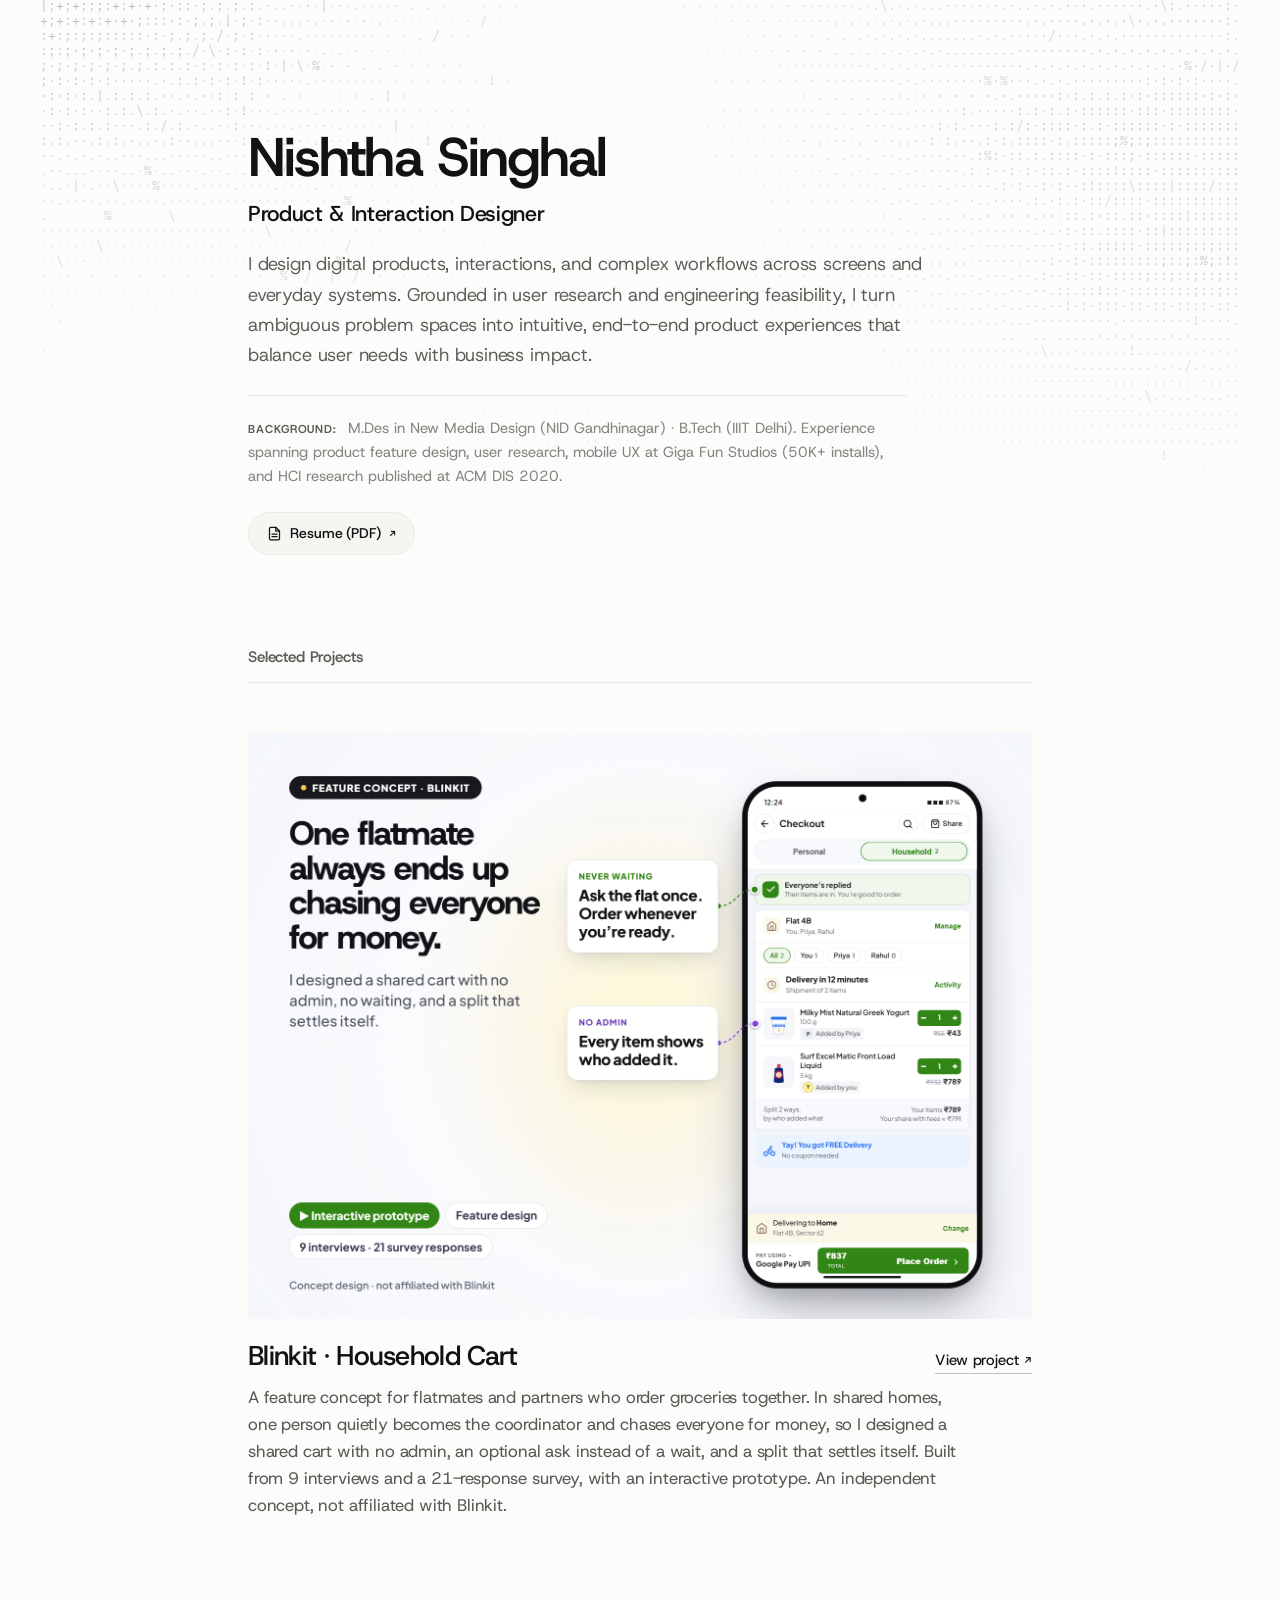
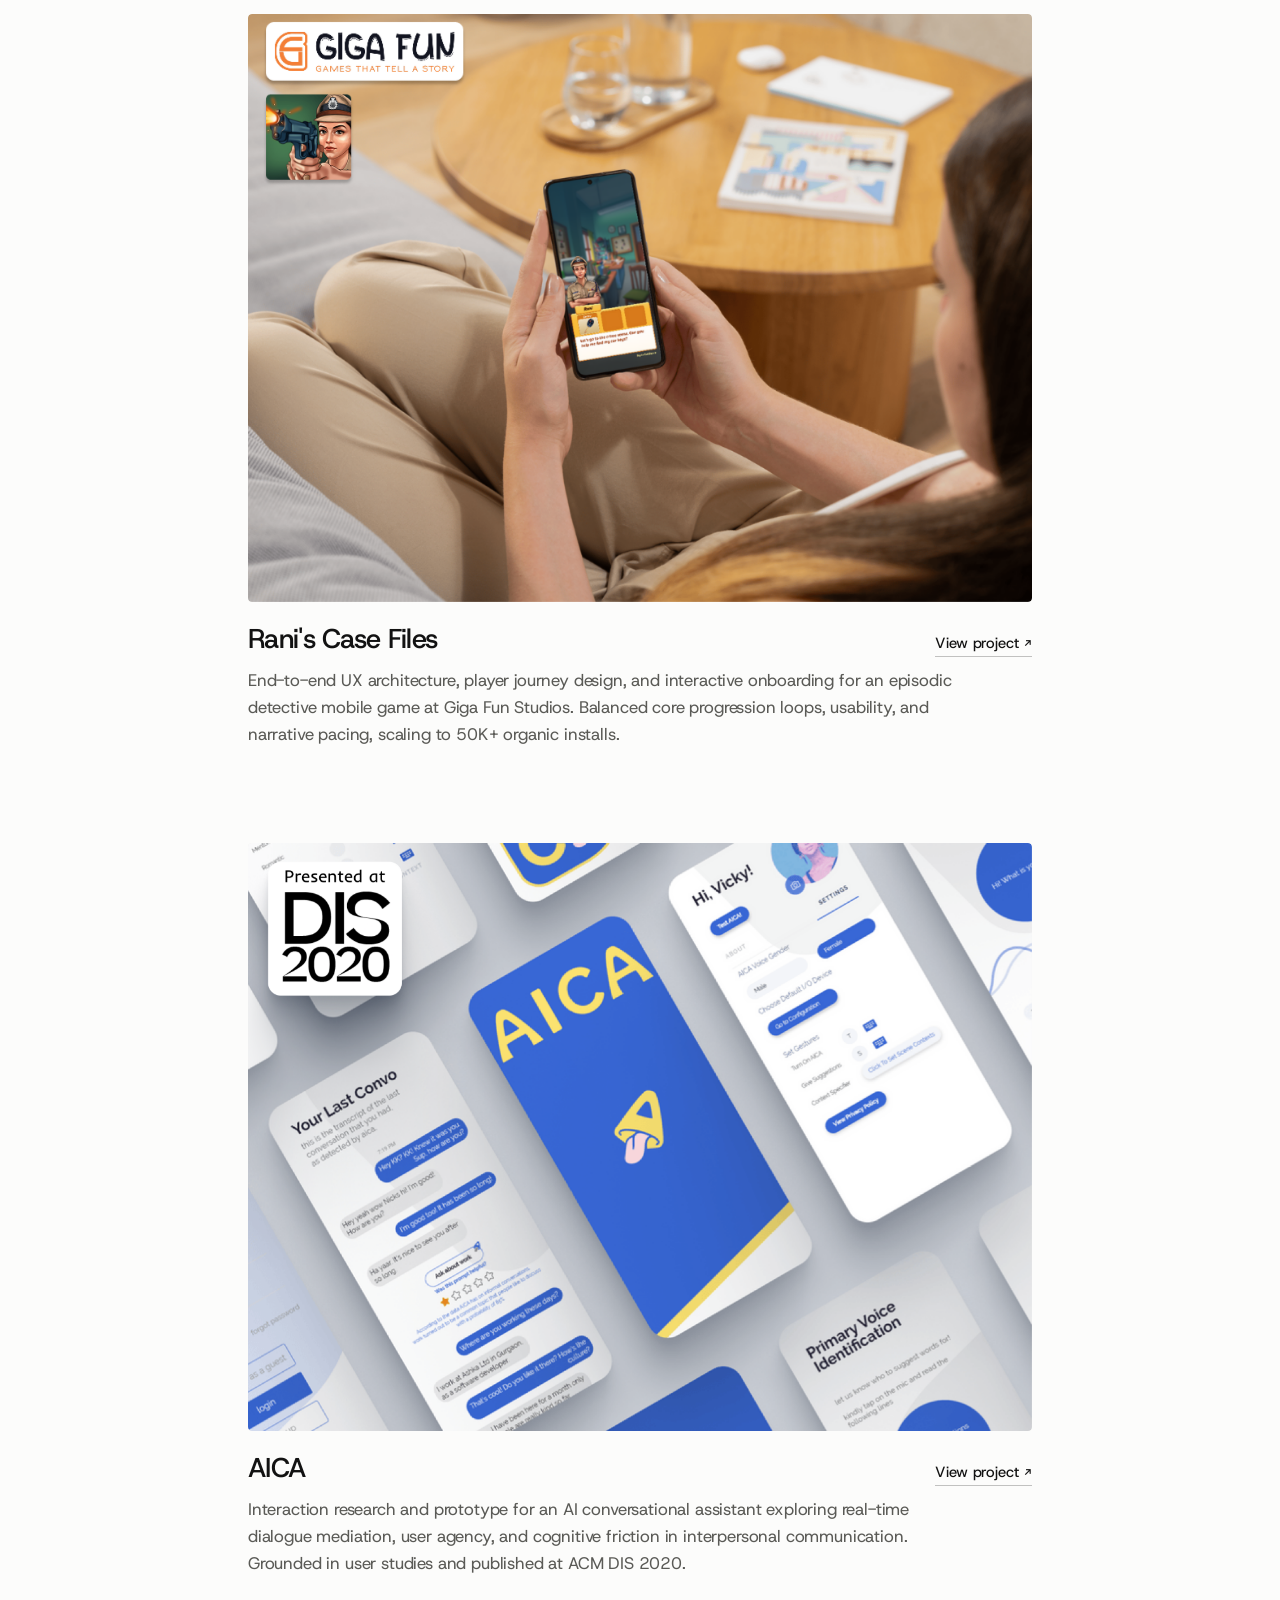
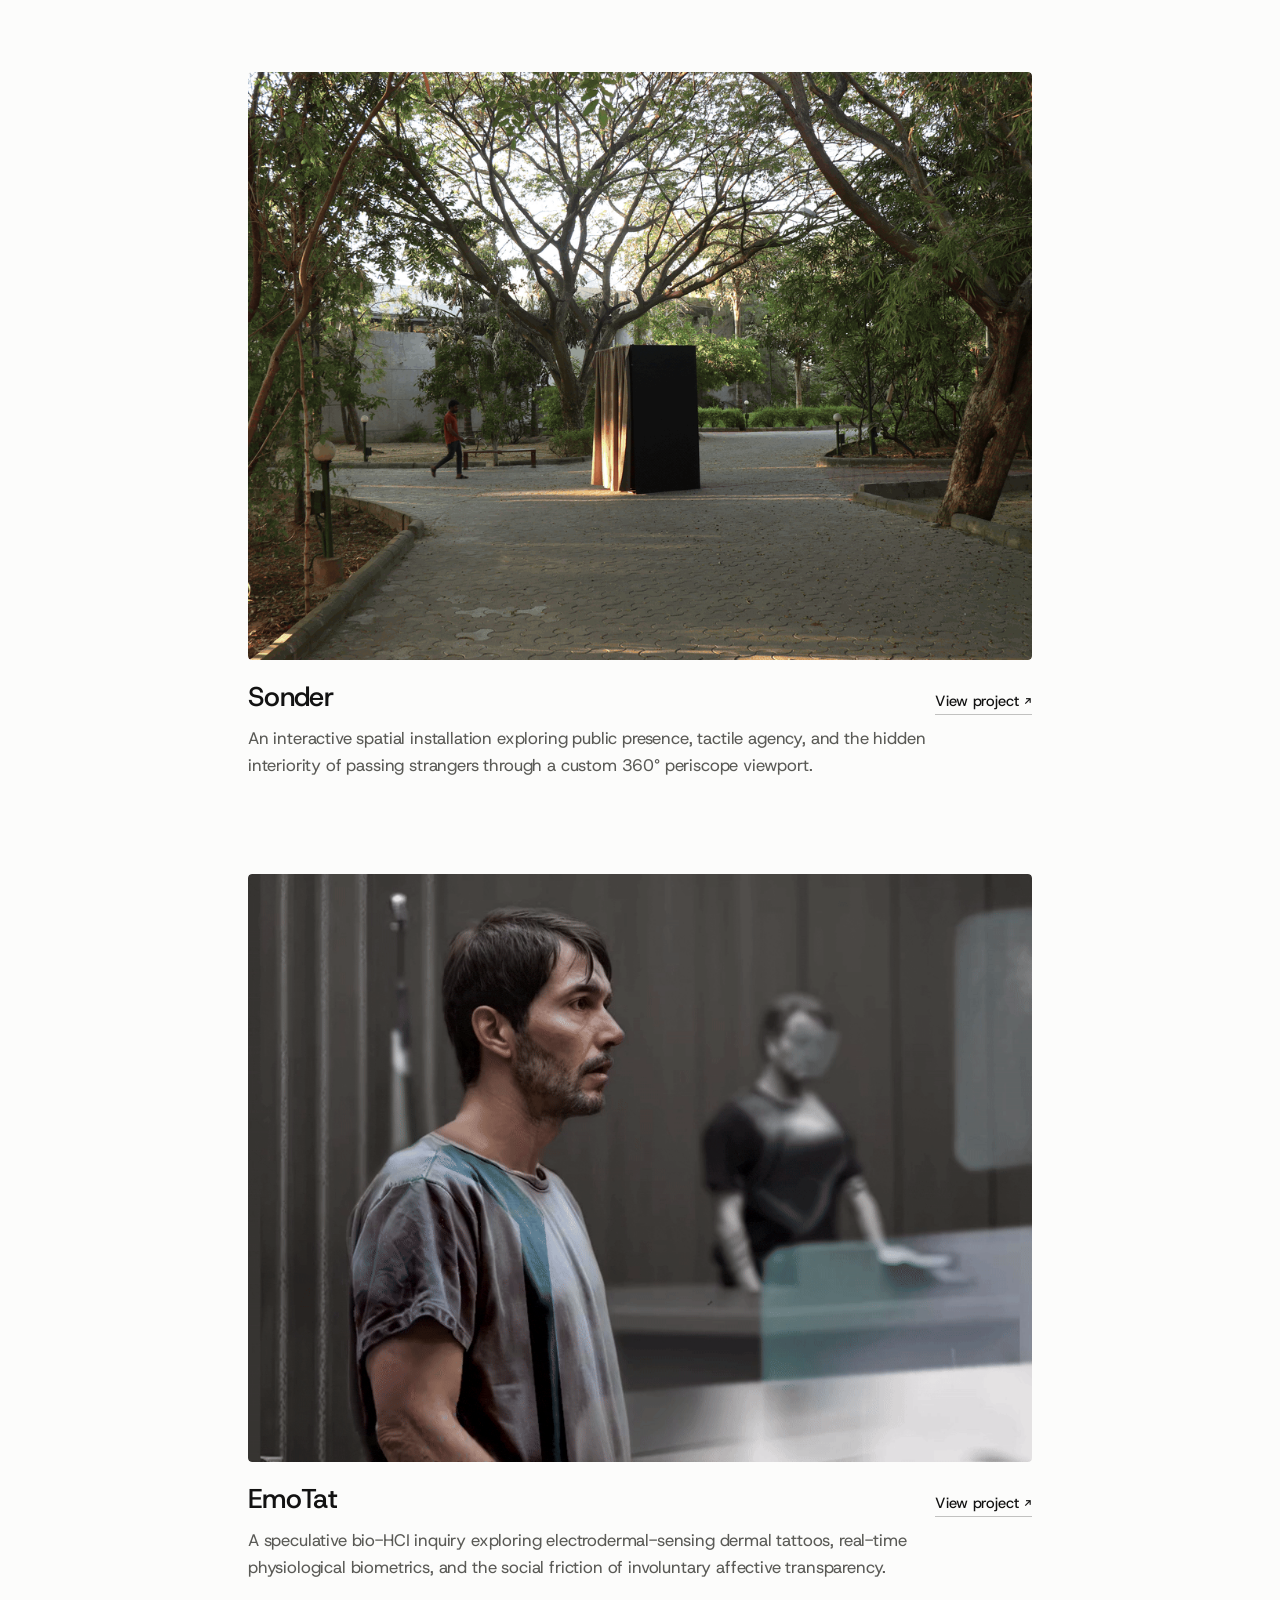
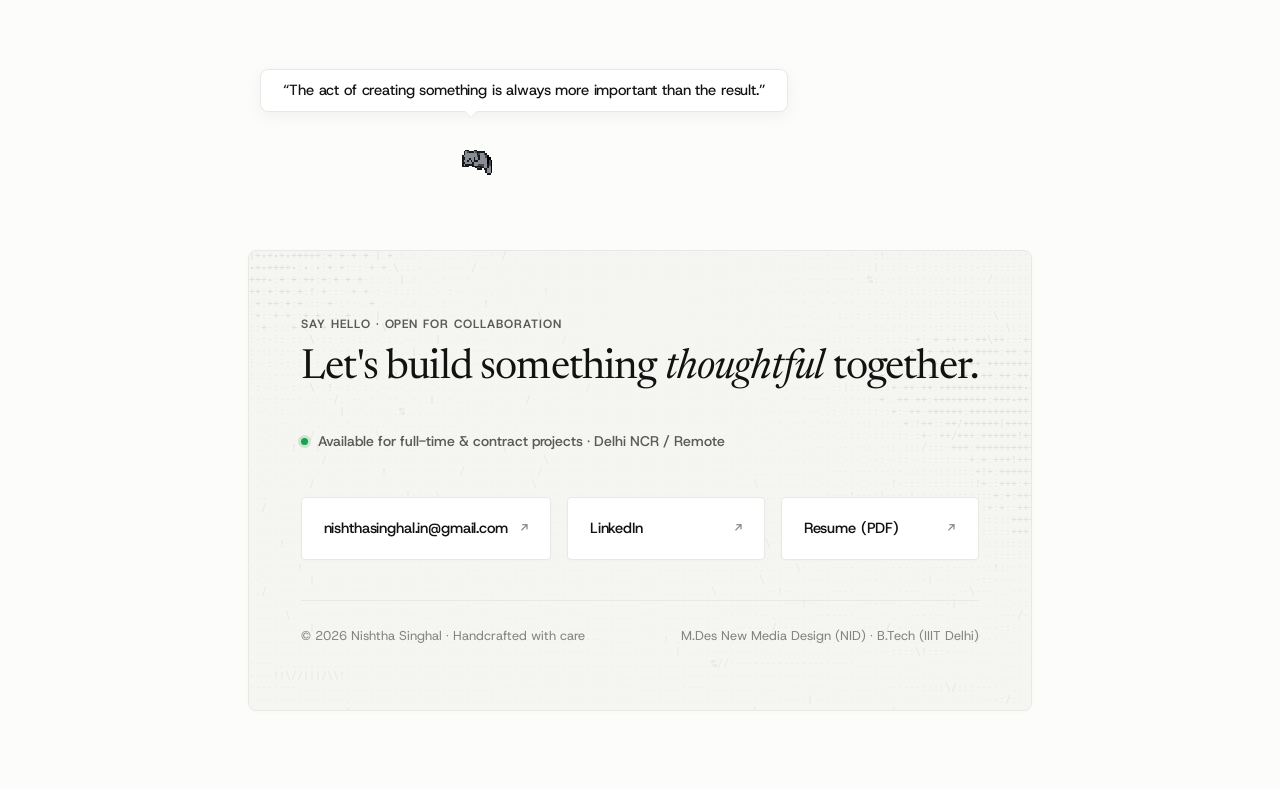
<file: index.html>
<!DOCTYPE html>
<html lang="en">
<head>
  <meta charset="UTF-8">
  <meta name="viewport" content="width=device-width, initial-scale=1.0">
  <title>Nishtha Singhal · Product &amp; Interaction Designer</title>
  <meta name="description" content="Nishtha Singhal · Product and interaction designer working across digital products, complex workflows, and physical interfaces.">
  
  <!-- Modern Typefaces: Geist, Host Grotesk, IBM Plex Mono & Single Serif Newsreader -->
  <link rel="preconnect" href="https://fonts.googleapis.com">
  <link rel="preconnect" href="https://fonts.gstatic.com" crossorigin>
  <link href="https://fonts.googleapis.com/css2?family=Geist:wght@300;400;500;600;700&family=Host+Grotesk:wght@300;400;500;600;700;800&family=IBM+Plex+Mono:wght@400;500&family=Newsreader:ital,opsz,wght@0,6..72,400;0,6..72,500;1,6..72,400;1,6..72,500&display=swap" rel="stylesheet">
  
  <link rel="stylesheet" href="style.css?v=7.1">
</head>
<body>

  <main class="page-container">
    
    <!-- Top Header / Mission Hero -->
    <header class="hero-header fade-in">
      <canvas id="hero-ascii-canvas" class="hero-ascii-canvas" aria-hidden="true"></canvas>
      <div class="hero-content">
        <h1 class="designer-name">Nishtha Singhal</h1>
        <p class="designer-statement">
          Product &amp; Interaction Designer
        </p>
        <p class="designer-description">
          I design digital products, interactions, and complex workflows across screens and everyday systems. Grounded in user research and engineering feasibility, I turn ambiguous problem spaces into intuitive, end-to-end product experiences that balance user needs with business impact.
        </p>
        <p class="designer-credentials">
          <span class="cred-label">Background:</span> M.Des in New Media Design (NID Gandhinagar) · B.Tech (IIIT Delhi). Experience spanning product feature design, user research, mobile UX at Giga Fun Studios (50K+ installs), and HCI research published at ACM DIS 2020.
        </p>
        <div class="hero-actions">
          <a href="assets/Nishtha_Singhal_Resume.pdf" target="_blank" rel="noopener noreferrer" class="resume-btn" id="resume-btn">
            <svg width="15" height="15" viewBox="0 0 24 24" fill="none" stroke="currentColor" stroke-width="2" stroke-linecap="round" stroke-linejoin="round" aria-hidden="true"><path d="M14 2H6a2 2 0 0 0-2 2v16a2 2 0 0 0 2 2h12a2 2 0 0 0 2-2V8z"></path><polyline points="14 2 14 8 20 8"></polyline><line x1="16" y1="13" x2="8" y2="13"></line><line x1="16" y1="17" x2="8" y2="17"></line></svg>
            <span>Resume (PDF)</span>
            <span class="link-arrow" aria-hidden="true">↗</span>
          </a>
        </div>
      </div>
    </header>

    <!-- Projects Section Header -->
    <div class="projects-section-header fade-in">
      <h2 class="projects-section-title">Selected Projects</h2>
    </div>

    <!-- Vertical Project List -->
    <section class="projects-list" aria-label="Selected Projects">
      
      <!-- 01. Blinkit · Household Cart -->
      <article class="project-item fade-in" id="project-blinkit">
        <a href="BlinkitHouseholdCart.html" class="project-media-link" aria-label="View project Blinkit Household Cart">
          <div class="project-media-wrapper">
            <img 
              src="assets/blinkit-home.png" 
              alt="Blinkit Household Cart quick commerce feature concept and interactive prototype" 
              class="project-image"
              loading="lazy"
            >
          </div>
        </a>
        <div class="project-meta">
          <div class="project-header-row">
            <h2 class="project-title">Blinkit · Household Cart</h2>
            <a href="BlinkitHouseholdCart.html" class="project-link">
              <span>View project</span>
              <span class="link-arrow" aria-hidden="true">↗</span>
            </a>
          </div>
          <p class="project-description">
            A feature concept for flatmates and partners who order groceries together. In shared homes, one person quietly becomes the coordinator and chases everyone for money, so I designed a shared cart with no admin, an optional ask instead of a wait, and a split that settles itself. Built from 9 interviews and a 21-response survey, with an interactive prototype. An independent concept, not affiliated with Blinkit.
          </p>
        </div>
      </article>

      <!-- 02. Rani's Case Files -->
      <article class="project-item fade-in" id="project-ranis-case-files">
        <a href="https://www.canva.com/design/DAGoM8kq5PM/LdxvCdCKVTW4UfR0I29clQ/view?utm_content=DAGoM8kq5PM&utm_campaign=designshare&utm_medium=link2&utm_source=uniquelinks&utlId=hc1921a8082" target="_blank" rel="noopener noreferrer" class="project-media-link" aria-label="View project Rani's Case Files">
          <div class="project-media-wrapper">
            <img 
              src="assets/ranis-case-files.png" 
              alt="Rani's Case Files mobile game UX and narrative design" 
              class="project-image"
              loading="lazy"
            >
          </div>
        </a>
        <div class="project-meta">
          <div class="project-header-row">
            <h2 class="project-title">Rani's Case Files</h2>
            <a href="https://www.canva.com/design/DAGoM8kq5PM/LdxvCdCKVTW4UfR0I29clQ/view?utm_content=DAGoM8kq5PM&utm_campaign=designshare&utm_medium=link2&utm_source=uniquelinks&utlId=hc1921a8082" target="_blank" rel="noopener noreferrer" class="project-link">
              <span>View project</span>
              <span class="link-arrow" aria-hidden="true">↗</span>
            </a>
          </div>
          <p class="project-description">
            End-to-end UX architecture, player journey design, and interactive onboarding for an episodic detective mobile game at Giga Fun Studios. Balanced core progression loops, usability, and narrative pacing, scaling to 50K+ organic installs.
          </p>
        </div>
      </article>

      <!-- 03. AICA -->
      <article class="project-item fade-in" id="project-aica">
        <a href="aica.html" class="project-media-link" aria-label="View project AICA">
          <div class="project-media-wrapper">
            <img 
              src="assets/aica.png" 
              alt="AICA speculative human-AI conversation assistant research interface" 
              class="project-image"
              loading="lazy"
            >
          </div>
        </a>
        <div class="project-meta">
          <div class="project-header-row">
            <h2 class="project-title">AICA</h2>
            <a href="aica.html" class="project-link">
              <span>View project</span>
              <span class="link-arrow" aria-hidden="true">↗</span>
            </a>
          </div>
          <p class="project-description">
            Interaction research and prototype for an AI conversational assistant exploring real-time dialogue mediation, user agency, and cognitive friction in interpersonal communication. Grounded in user studies and published at ACM DIS 2020.
          </p>
        </div>
      </article>

      <!-- 04. Sonder -->
      <article class="project-item fade-in" id="project-sonder">
        <a href="sonder.html" class="project-media-link" aria-label="View project Sonder">
          <div class="project-media-wrapper">
            <img 
              src="assets/sonder-eye.gif" 
              alt="Sonder interactive spatial installation photographic sequence" 
              class="project-image"
              loading="lazy"
            >
          </div>
        </a>
        <div class="project-meta">
          <div class="project-header-row">
            <h2 class="project-title">Sonder</h2>
            <a href="sonder.html" class="project-link">
              <span>View project</span>
              <span class="link-arrow" aria-hidden="true">↗</span>
            </a>
          </div>
          <p class="project-description">
            An interactive spatial installation exploring public presence, tactile agency, and the hidden interiority of passing strangers through a custom 360° periscope viewport.
          </p>
        </div>
      </article>

      <!-- 05. EmoTat -->
      <article class="project-item fade-in" id="project-emotat">
        <a href="emotat.html" class="project-media-link" aria-label="View project EmoTat">
          <div class="project-media-wrapper">
            <img 
              src="assets/spirit-of-the-labyrinth.gif" 
              alt="EmoTat speculative emotion-sensing tattoos living interface prototype" 
              class="project-image"
              loading="lazy"
            >
          </div>
        </a>
        <div class="project-meta">
          <div class="project-header-row">
            <h2 class="project-title">EmoTat</h2>
            <a href="emotat.html" class="project-link">
              <span>View project</span>
              <span class="link-arrow" aria-hidden="true">↗</span>
            </a>
          </div>
          <p class="project-description">
            A speculative bio-HCI inquiry exploring electrodermal-sensing dermal tattoos, real-time physiological biometrics, and the social friction of involuntary affective transparency.
          </p>
        </div>
      </article>

      <!-- 06. Uncertainty (Hidden for this version)
      <article class="project-item fade-in" id="project-uncertainty">
        <a href="https://www.behance.net/gallery/97643781/Uncertainty-3D-Animation" target="_blank" rel="noopener noreferrer" class="project-media-link" aria-label="View project Uncertainty">
          <div class="project-media-wrapper">
            <img 
              src="assets/uncertainty.gif" 
              alt="Uncertainty 3D character animation featuring Boxy" 
              class="project-image"
              loading="lazy"
            >
          </div>
        </a>
        <div class="project-meta">
          <div class="project-header-row">
            <h2 class="project-title">Uncertainty</h2>
            <a href="https://www.behance.net/gallery/97643781/Uncertainty-3D-Animation" target="_blank" rel="noopener noreferrer" class="project-link">
              <span>View project</span>
              <span class="link-arrow" aria-hidden="true">↗</span>
            </a>
          </div>
          <p class="project-description">
            A 3D character animation film following Boxy navigating the disorienting emotional weight of pandemic isolation: grounded in Disney's classical animation principles to portray resilience, togetherness, and kinship in the face of ambiguity.
          </p>
        </div>
      </article>
      -->

    </section>

    <!-- Free-Roaming Cat Companion (Outside of footer box) -->
    <div class="cat-walk-strip" id="shelfCatWrap" aria-label="Walking companion cat">
      <div class="cat-rover" id="catRover">
        <div class="cat-pet" id="catPet" onclick="boopCat()" role="button" tabindex="0" title="Click to hear a design thought">
          <!-- Clean Speech Bubble: No tape, no instruction text, pure quote in Apple Garamond italics -->
          <div class="cat-speech-bubble visible" id="catBubble" aria-live="polite">
            <span class="bubble-quote-text" id="bubbleQuoteText">“The act of creating something is always more important than the result.”</span>
          </div>
          <div class="cat-gif-wrap">
            <img src="assets/catfooter.gif" class="cat-gif" id="catGif" alt="Walking companion cat">
          </div>
          <img src="assets/catheader.gif" class="cat-nap" id="catNap" alt="Cat resting">
        </div>
      </div>
    </div>

    <!-- Interactive Contact Footer (with Denser Generative ASCII Field & Rectangular Gradient Cells) -->
    <footer class="portfolio-footer fade-in" id="contact" aria-label="Contact and collaboration">
      
      <!-- Generative ASCII Canvas (Replicating top hero effect, tuned denser) -->
      <canvas id="footer-ascii-canvas" class="footer-ascii-canvas" aria-hidden="true"></canvas>

      <div class="footer-content-wrap">
        <div class="contact-invitation-wrap">
          <span class="contact-eyebrow">say hello · open for collaboration</span>
          <h2 class="contact-editorial-heading">Let's build something <em>thoughtful</em> together.</h2>
        </div>
        
        <!-- Open to line: Clean inline text with live indicator (NOT in a pill) -->
        <div class="footer-availability-line">
          <span class="availability-dot" aria-hidden="true"></span>
          <span>Available for full-time &amp; contract projects · Delhi NCR / Remote</span>
        </div>

        <!-- Contact Methods: Rectangular Gradient Cells -->
        <nav class="footer-cells-grid" aria-label="Contact methods">
          <a href="mailto:nishthasinghal.in@gmail.com" class="gradient-cell-btn" id="email-link">
            <span class="cell-value">nishthasinghal.in@gmail.com</span>
            <span class="cell-arrow" aria-hidden="true">↗</span>
          </a>

          <a href="https://www.linkedin.com/in/nishthasinghal12/" target="_blank" rel="noopener noreferrer" class="gradient-cell-btn" id="linkedin-link">
            <span class="cell-value">LinkedIn</span>
            <span class="cell-arrow" aria-hidden="true">↗</span>
          </a>

          <a href="assets/Nishtha_Singhal_Resume.pdf" target="_blank" rel="noopener noreferrer" class="gradient-cell-btn" id="footer-resume-link">
            <span class="cell-value">Resume (PDF)</span>
            <span class="cell-arrow" aria-hidden="true">↗</span>
          </a>
        </nav>

        <!-- Colophon Bar -->
        <div class="footer-colophon">
          <span>© 2026 Nishtha Singhal · Handcrafted with care</span>
          <span>M.Des New Media Design (NID) · B.Tech (IIIT Delhi)</span>
        </div>
      </div>

    </footer>

  </main>

  <script src="script.js"></script>
</body>
</html>
</file>
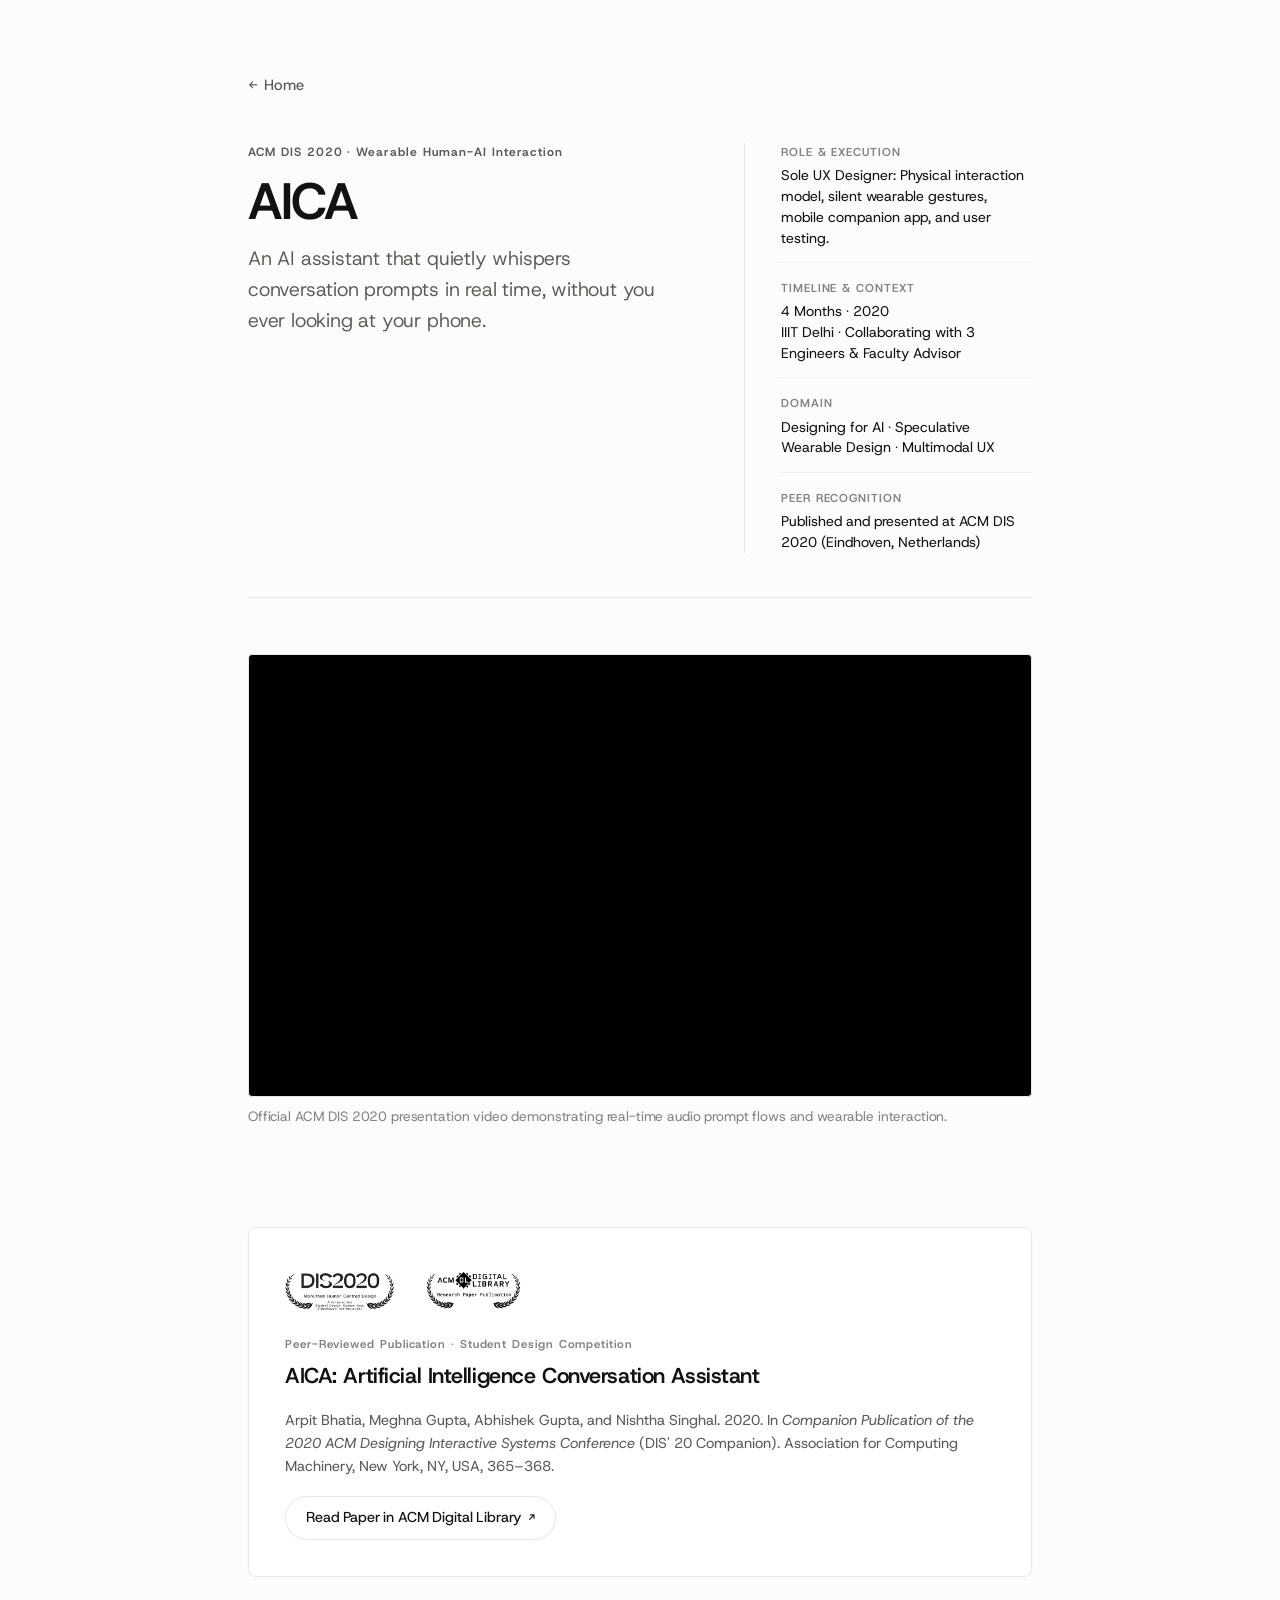
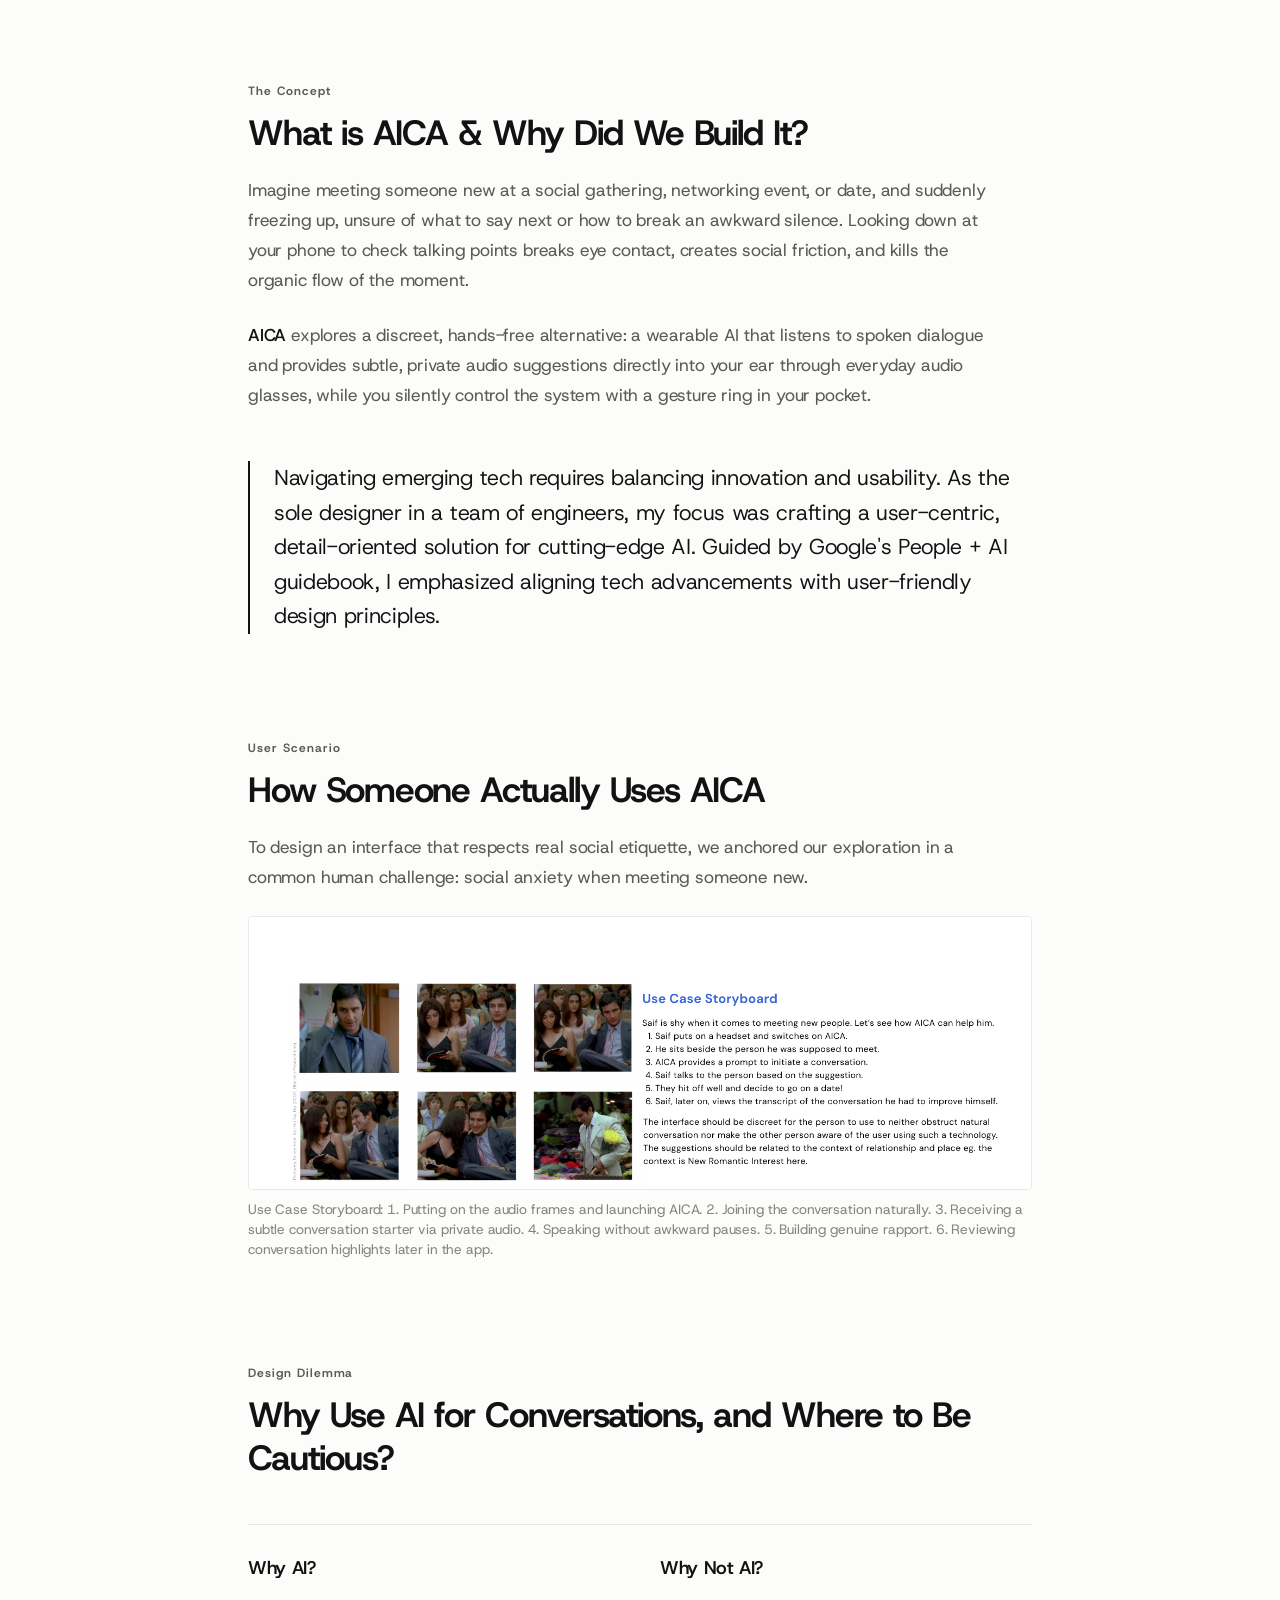
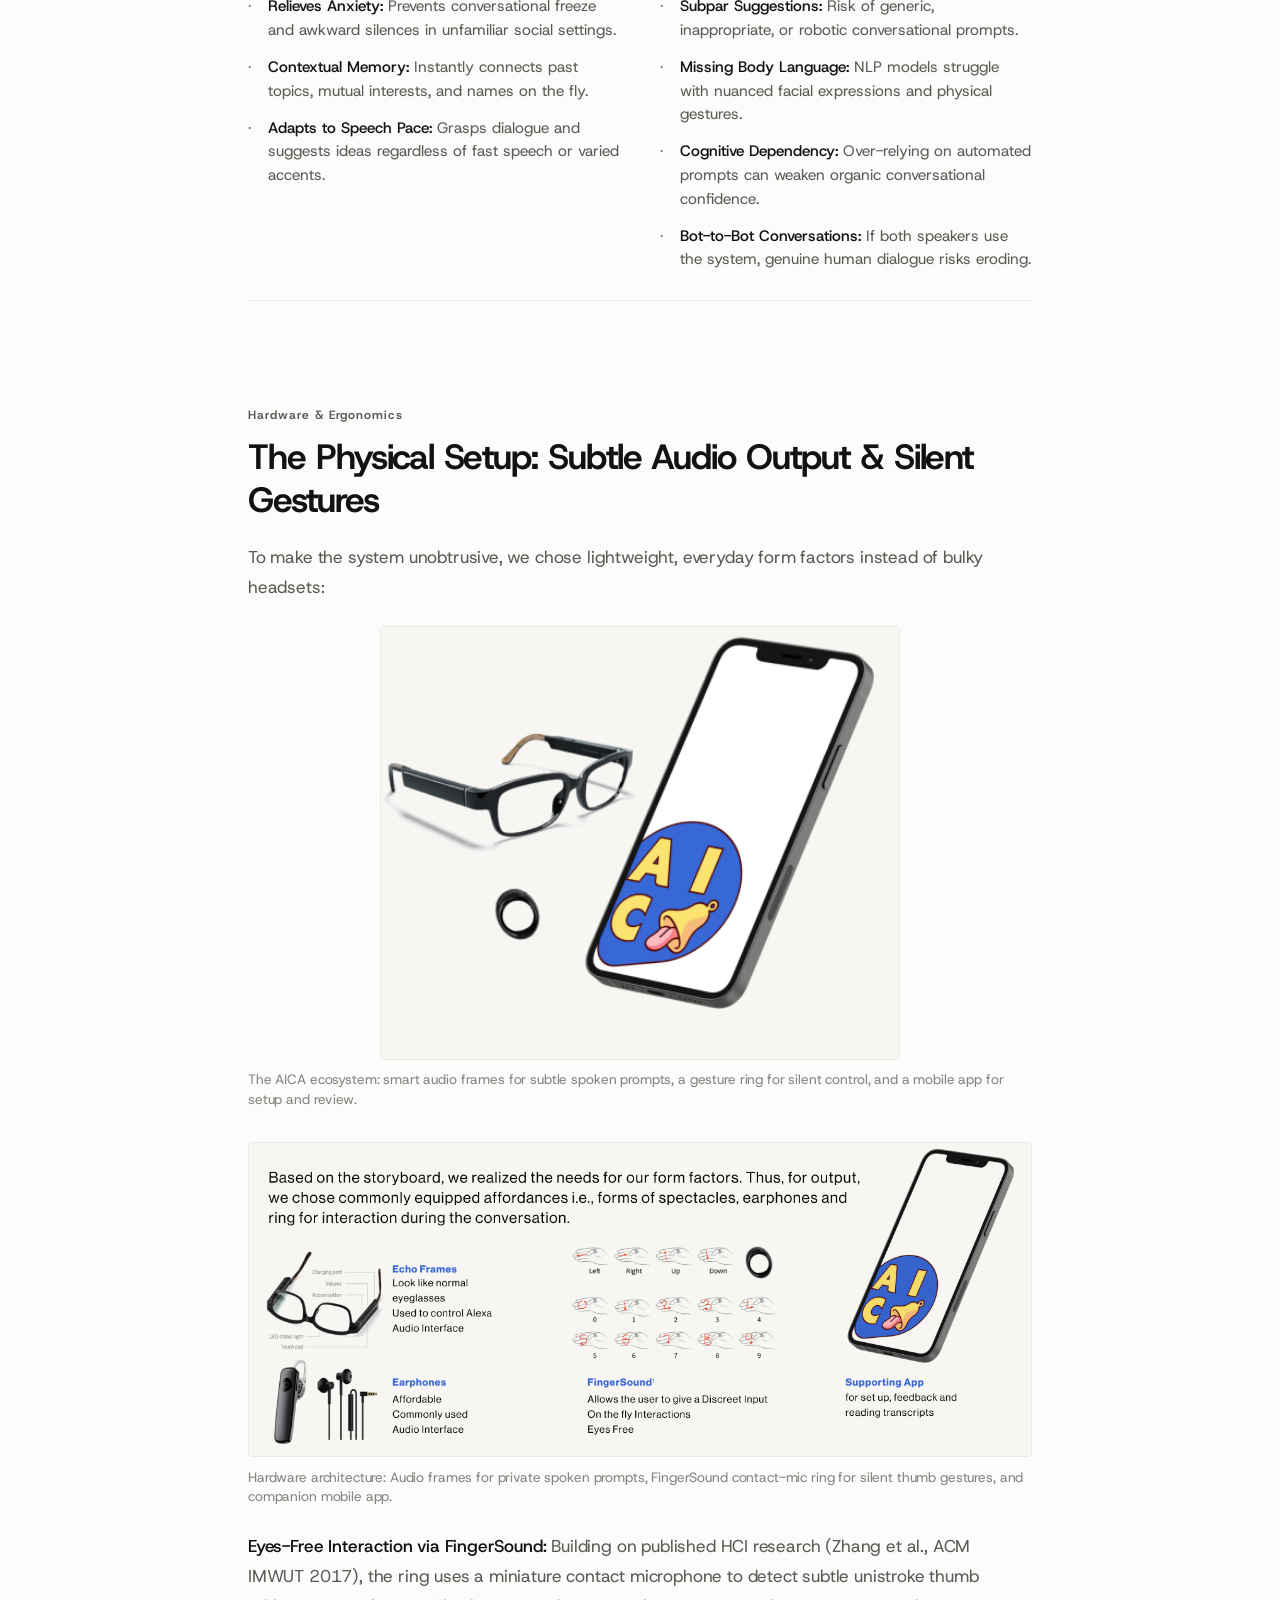
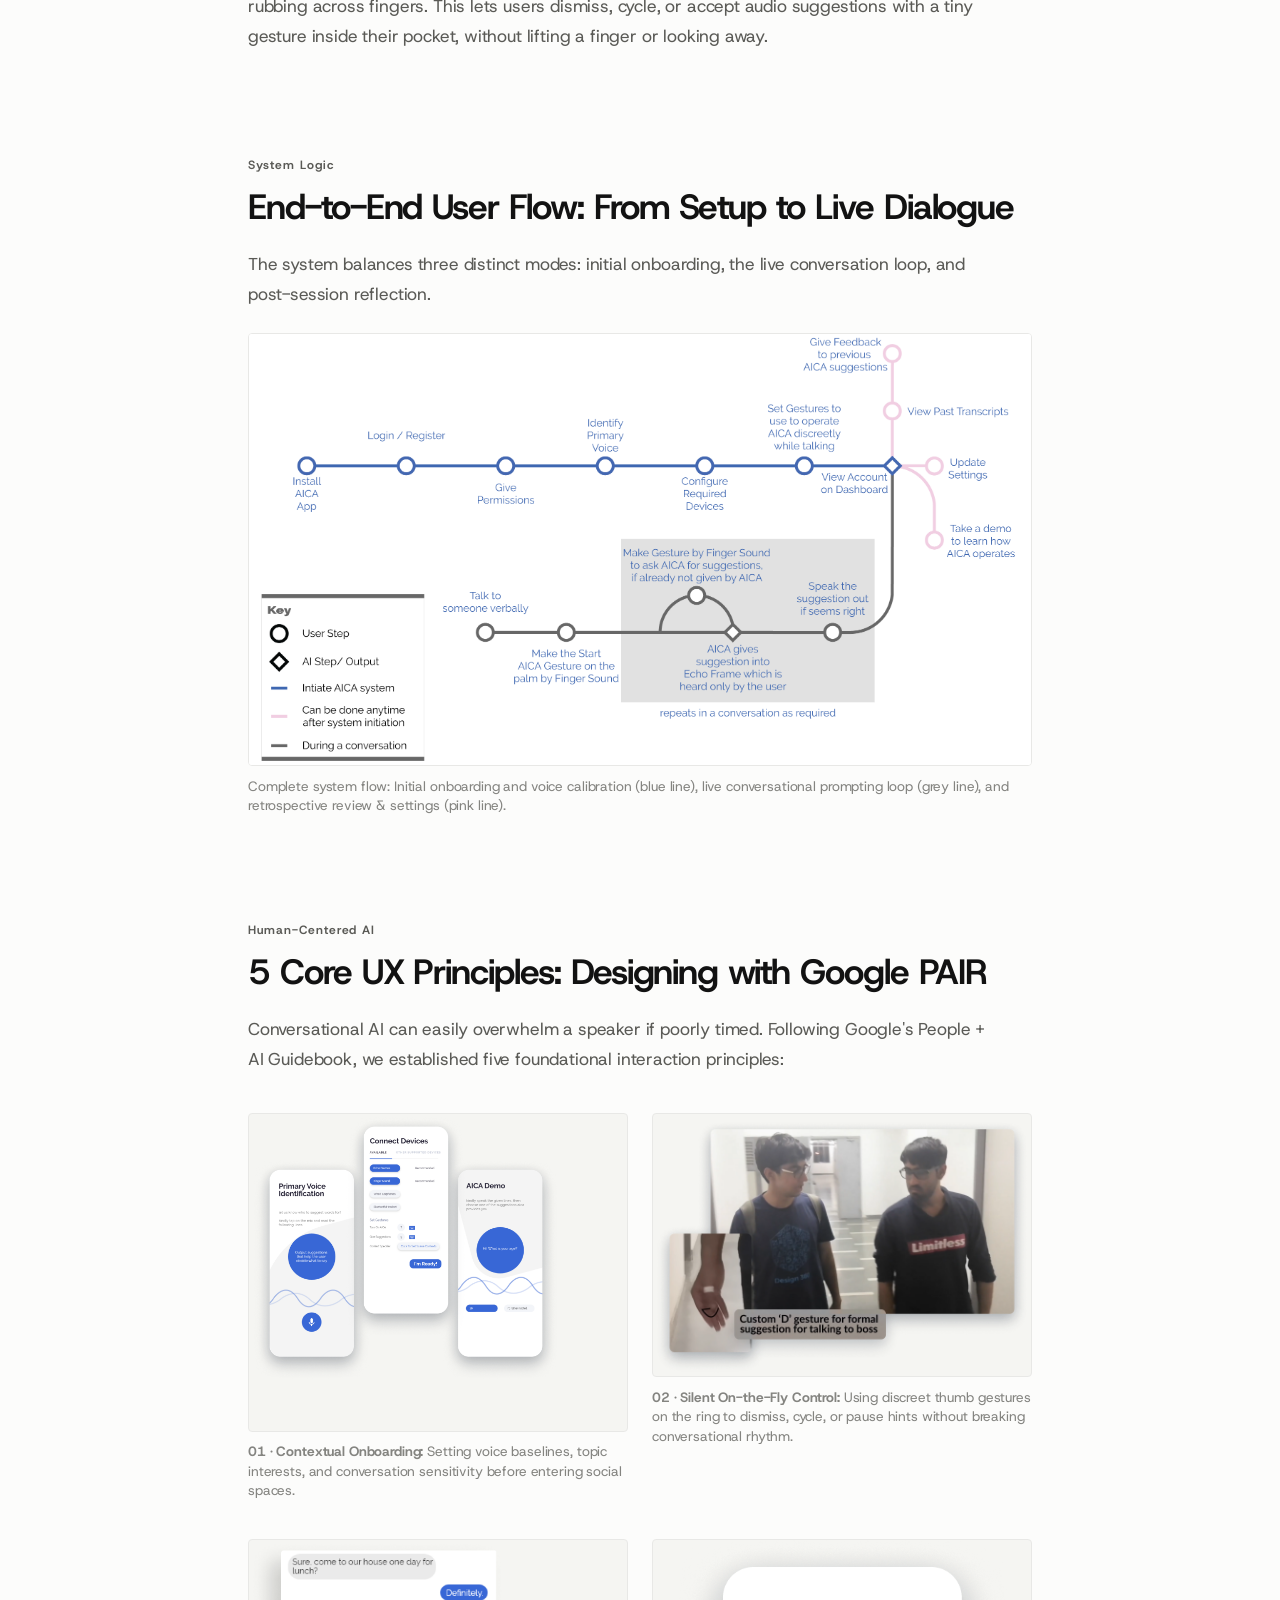
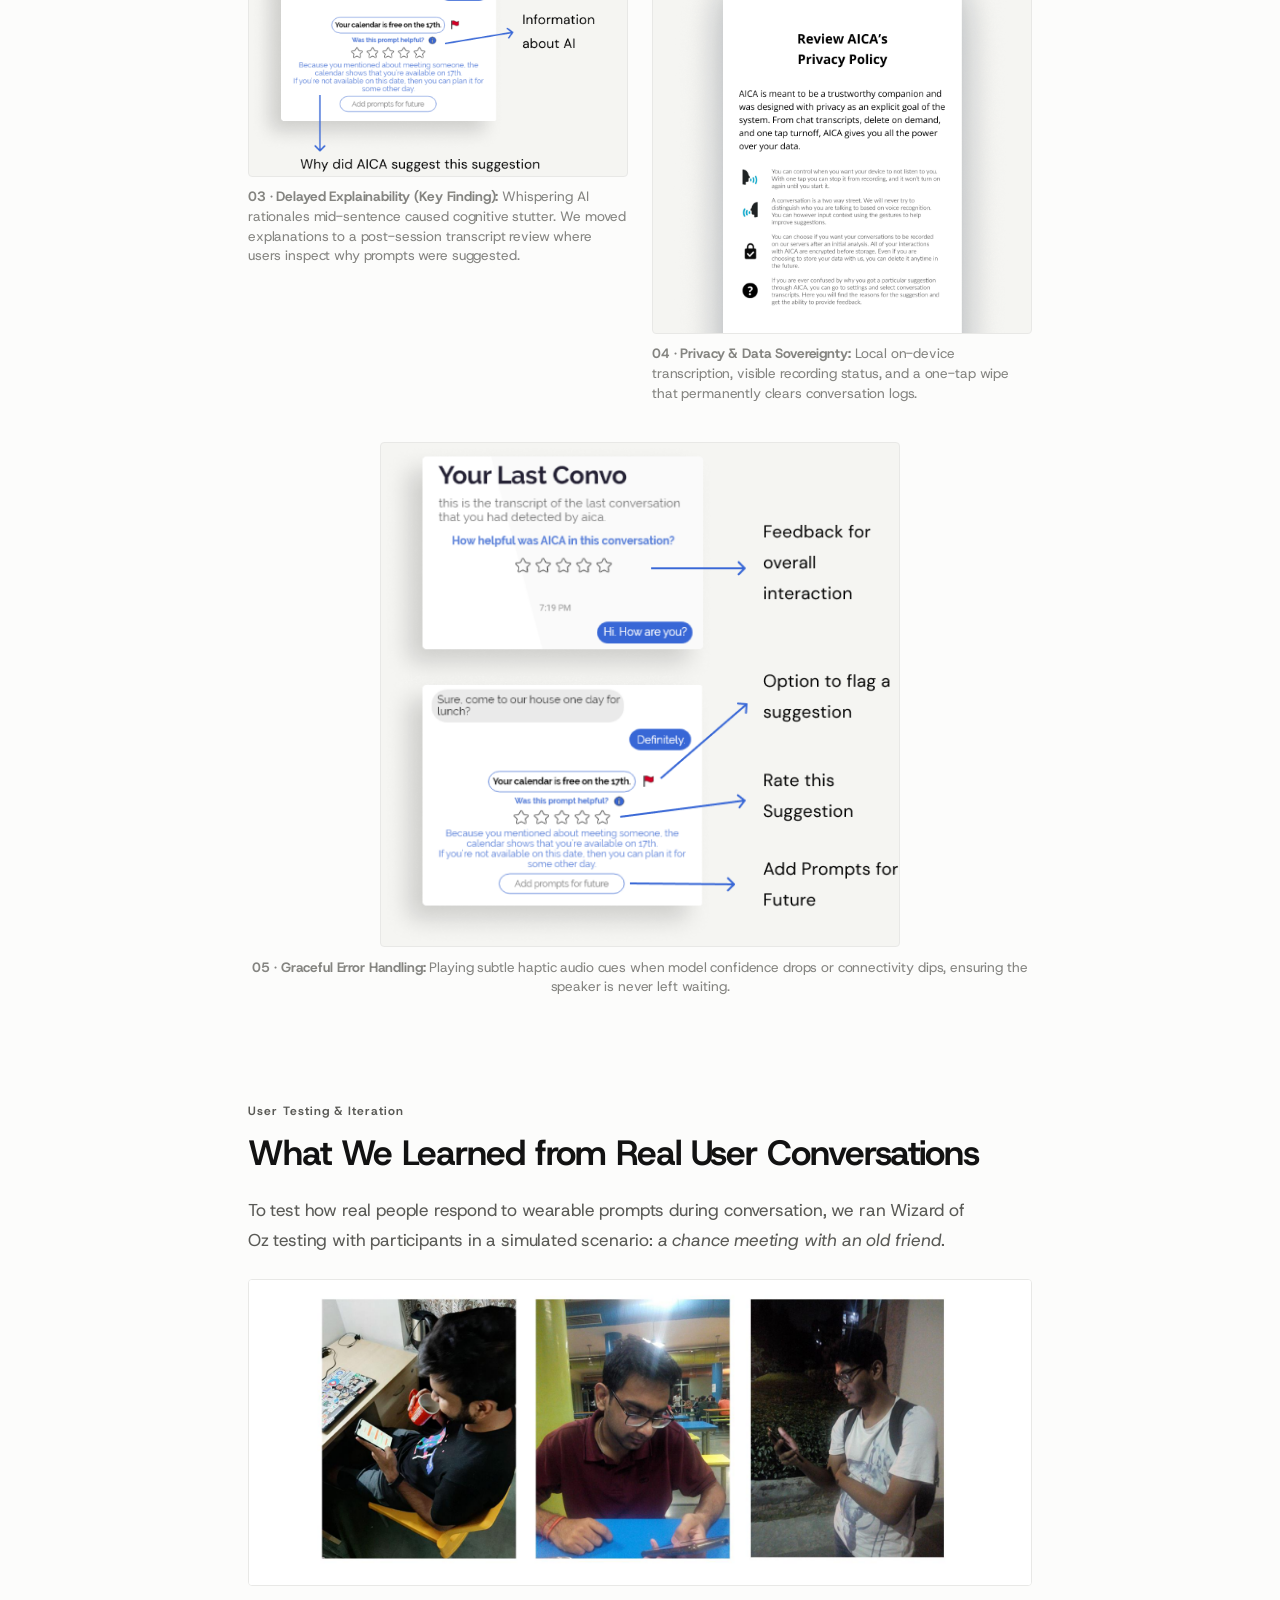
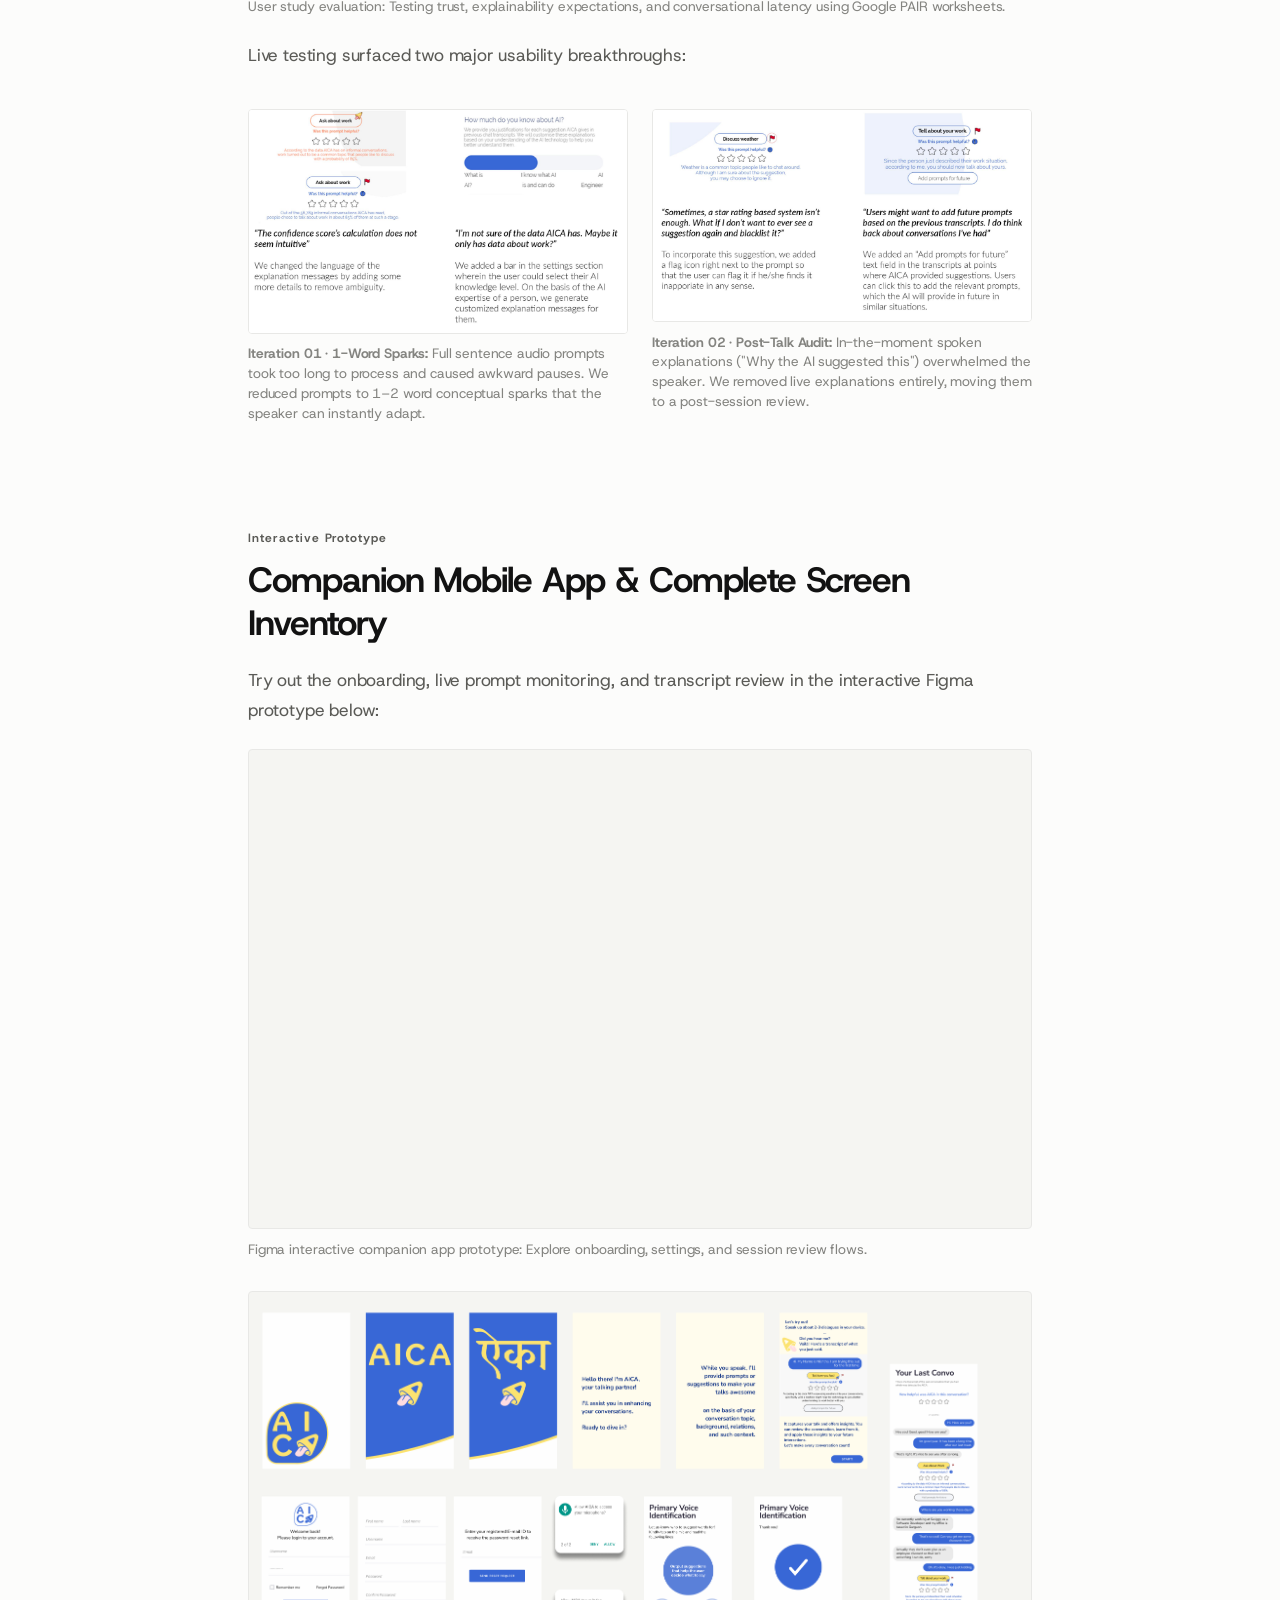
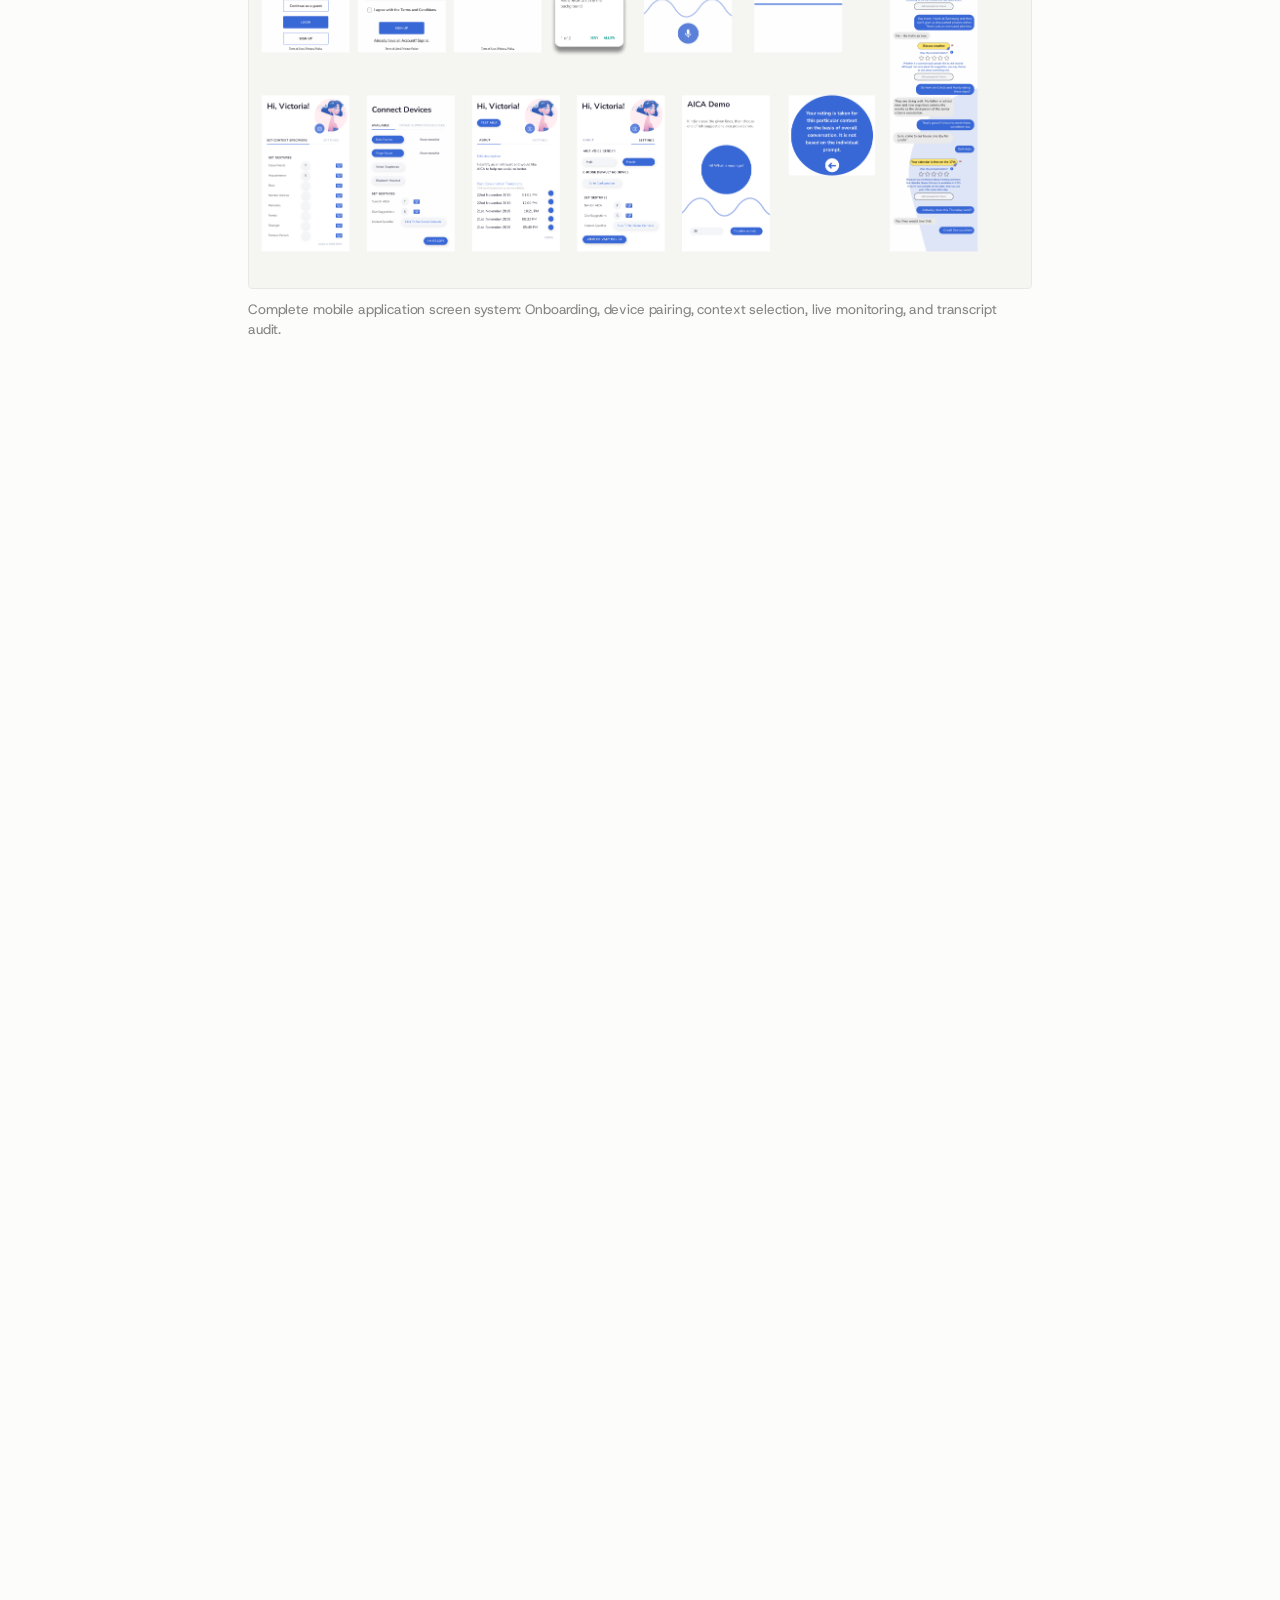
<file: aica.html>
<!DOCTYPE html>
<html lang="en">
<head>
  <meta charset="UTF-8">
  <meta name="viewport" content="width=device-width, initial-scale=1.0">
  <title>AICA · Nishtha Singhal</title>
  <meta name="description" content="AICA: Wearable AI conversation assistant exploring real-time audio prompting in face-to-face dialogue. Published at ACM DIS 2020.">
  
  <!-- Modern Typefaces: Geist & Host Grotesk -->
  <link rel="preconnect" href="https://fonts.googleapis.com">
  <link rel="preconnect" href="https://fonts.gstatic.com" crossorigin>
  <link href="https://fonts.googleapis.com/css2?family=Geist:wght@300;400;500;600;700&family=Host+Grotesk:wght@300;400;500;600;700&display=swap" rel="stylesheet">
  
  <link rel="stylesheet" href="style.css">
</head>
<body>

  <main class="page-container">

    <!-- Top Navigation -->
    <nav class="case-nav fade-in">
      <a href="index.html" class="back-link">
        <span class="back-arrow" aria-hidden="true">←</span>
        <span>Home</span>
      </a>
    </nav>

    <!-- Case Header -->
    <header class="case-header fade-in">
      <div class="case-header-intro">
        <span class="eyebrow-label">ACM DIS 2020 · Wearable Human-AI Interaction</span>
        <h1 class="case-title">AICA</h1>
        <p class="case-subtitle">
          An AI assistant that quietly whispers conversation prompts in real time, without you ever looking at your phone.
        </p>
      </div>

      <div class="case-meta-grid">
        <div class="meta-item">
          <span class="meta-label">Role &amp; Execution</span>
          <span class="meta-value">Sole UX Designer: Physical interaction model, silent wearable gestures, mobile companion app, and user testing.</span>
        </div>
        <div class="meta-item">
          <span class="meta-label">Timeline &amp; Context</span>
          <span class="meta-value">4 Months · 2020<br>IIIT Delhi · Collaborating with 3 Engineers &amp; Faculty Advisor</span>
        </div>
        <div class="meta-item">
          <span class="meta-label">Domain</span>
          <span class="meta-value">Designing for AI · Speculative Wearable Design · Multimodal UX</span>
        </div>
        <div class="meta-item">
          <span class="meta-label">Peer Recognition</span>
          <span class="meta-value">Published and presented at ACM DIS 2020 (Eindhoven, Netherlands)</span>
        </div>
      </div>
    </header>

    <!-- Official Walkthrough Video -->
    <section class="case-section fade-in">
      <div class="video-frame">
        <iframe 
          src="https://www.youtube.com/embed/YaKOw6scl_E?rel=0&amp;controls=1&amp;autoplay=0&amp;mute=0&amp;vq=hd1080&amp;hd=1" 
          title="AICA: Artificial Intelligence Conversation Assistant | DIS 2020" 
          allow="accelerometer; autoplay; clipboard-write; encrypted-media; gyroscope; picture-in-picture" 
          allowfullscreen>
        </iframe>
      </div>
      <p class="media-caption">Official ACM DIS 2020 presentation video demonstrating real-time audio prompt flows and wearable interaction.</p>
    </section>

    <!-- Academic Recognition & Published Paper Card -->
    <section class="case-section fade-in">
      <div class="paper-card">
        <div class="paper-badges">
          <img 
            src="assets/aica/dis2020-badge.png" 
            alt="ACM DIS 2020 Conference badge" 
            class="paper-badge-img"
            loading="lazy"
          >
          <img 
            src="assets/aica/acmdl-badge.png" 
            alt="ACM Digital Library badge" 
            class="paper-badge-img"
            loading="lazy"
          >
        </div>
        <div>
          <span class="paper-meta">Peer-Reviewed Publication · Student Design Competition</span>
          <h2 class="paper-title" style="margin-top: 0.35rem;">AICA: Artificial Intelligence Conversation Assistant</h2>
        </div>
        <p class="paper-citation">
          Arpit Bhatia, Meghna Gupta, Abhishek Gupta, and Nishtha Singhal. 2020. In <em>Companion Publication of the 2020 ACM Designing Interactive Systems Conference</em> (DIS' 20 Companion). Association for Computing Machinery, New York, NY, USA, 365–368.
        </p>
        <a href="https://dl.acm.org/doi/10.1145/3393914.3395899" target="_blank" rel="noopener noreferrer" class="contact-link" style="align-self: flex-start; font-size: 0.9rem;">
          <span>Read Paper in ACM Digital Library</span>
          <span class="link-arrow" aria-hidden="true">↗</span>
        </a>
      </div>
    </section>

    <!-- The Concept -->
    <section class="case-section fade-in">
      <p class="section-label">The Concept</p>
      <h2 class="section-heading">What is AICA &amp; Why Did We Build It?</h2>
      <p class="body-paragraph">
        Imagine meeting someone new at a social gathering, networking event, or date, and suddenly freezing up, unsure of what to say next or how to break an awkward silence. Looking down at your phone to check talking points breaks eye contact, creates social friction, and kills the organic flow of the moment.
      </p>
      <p class="body-paragraph">
        <strong>AICA</strong> explores a discreet, hands-free alternative: a wearable AI that listens to spoken dialogue and provides subtle, private audio suggestions directly into your ear through everyday audio glasses, while you silently control the system with a gesture ring in your pocket.
      </p>

      <blockquote class="quote-block">
        <p class="quote-text">
          Navigating emerging tech requires balancing innovation and usability. As the sole designer in a team of engineers, my focus was crafting a user-centric, detail-oriented solution for cutting-edge AI. Guided by Google's People + AI guidebook, I emphasized aligning tech advancements with user-friendly design principles.
        </p>
      </blockquote>
    </section>

    <!-- The Real-Life Use Case -->
    <section class="case-section fade-in">
      <p class="section-label">User Scenario</p>
      <h2 class="section-heading">How Someone Actually Uses AICA</h2>
      <p class="body-paragraph">
        To design an interface that respects real social etiquette, we anchored our exploration in a common human challenge: social anxiety when meeting someone new.
      </p>

      <div class="media-frame">
        <img 
          src="assets/aica/interaction-scenarios.png" 
          alt="Use case storyboard walking through an everyday social scenario with AICA" 
          loading="lazy"
        >
      </div>
      <p class="media-caption">Use Case Storyboard: 1. Putting on the audio frames and launching AICA. 2. Joining the conversation naturally. 3. Receiving a subtle conversation starter via private audio. 4. Speaking without awkward pauses. 5. Building genuine rapport. 6. Reviewing conversation highlights later in the app.</p>
    </section>

    <!-- The Dilemma: Why AI vs Why Not AI -->
    <section class="case-section fade-in">
      <p class="section-label">Design Dilemma</p>
      <h2 class="section-heading">Why Use AI for Conversations, and Where to Be Cautious?</h2>
      
      <div class="comparison-grid">
        <div>
          <h3 class="comparison-col-title">Why AI?</h3>
          <ul class="comparison-list">
            <li><strong>Relieves Anxiety:</strong> Prevents conversational freeze and awkward silences in unfamiliar social settings.</li>
            <li><strong>Contextual Memory:</strong> Instantly connects past topics, mutual interests, and names on the fly.</li>
            <li><strong>Adapts to Speech Pace:</strong> Grasps dialogue and suggests ideas regardless of fast speech or varied accents.</li>
          </ul>
        </div>
        <div>
          <h3 class="comparison-col-title">Why Not AI?</h3>
          <ul class="comparison-list">
            <li><strong>Subpar Suggestions:</strong> Risk of generic, inappropriate, or robotic conversational prompts.</li>
            <li><strong>Missing Body Language:</strong> NLP models struggle with nuanced facial expressions and physical gestures.</li>
            <li><strong>Cognitive Dependency:</strong> Over-relying on automated prompts can weaken organic conversational confidence.</li>
            <li><strong>Bot-to-Bot Conversations:</strong> If both speakers use the system, genuine human dialogue risks eroding.</li>
          </ul>
        </div>
      </div>
    </section>

    <!-- Hardware & Micro-Gestures (ENLARGED) -->
    <section class="case-section fade-in">
      <p class="section-label">Hardware &amp; Ergonomics</p>
      <h2 class="section-heading">The Physical Setup: Subtle Audio Output &amp; Silent Gestures</h2>
      <p class="body-paragraph">
        To make the system unobtrusive, we chose lightweight, everyday form factors instead of bulky headsets:
      </p>

      <!-- Hardware Trio Overview -->
      <div class="media-frame media-frame-half">
        <img 
          src="assets/aica/devices.png" 
          alt="AICA hardware trio: smart audio frames, FingerSound gesture ring, and companion phone app" 
          loading="lazy"
        >
      </div>
      <p class="media-caption">The AICA ecosystem: smart audio frames for subtle spoken prompts, a gesture ring for silent control, and a mobile app for setup and review.</p>

      <!-- Enlarged Full-Width Hardware Architecture Diagram -->
      <div class="media-frame" style="margin-top: 2rem;">
        <img 
          src="assets/aica/architecture-hardware.png" 
          alt="Detailed hardware architecture diagram showing Echo Frames, earphones, FingerSound gesture ring, and companion app" 
          loading="lazy"
        >
      </div>
      <p class="media-caption">Hardware architecture: Audio frames for private spoken prompts, FingerSound contact-mic ring for silent thumb gestures, and companion mobile app.</p>

      <p class="body-paragraph" style="margin-top: 1.5rem;">
        <strong>Eyes-Free Interaction via FingerSound:</strong> Building on published HCI research (Zhang et al., ACM IMWUT 2017), the ring uses a miniature contact microphone to detect subtle unistroke thumb rubbing across fingers. This lets users dismiss, cycle, or accept audio suggestions with a tiny gesture inside their pocket, without lifting a finger or looking away.
      </p>
    </section>

    <!-- User & System Flow (ENLARGED) -->
    <section class="case-section fade-in">
      <p class="section-label">System Logic</p>
      <h2 class="section-heading">End-to-End User Flow: From Setup to Live Dialogue</h2>
      <p class="body-paragraph">
        The system balances three distinct modes: initial onboarding, the live conversation loop, and post-session reflection.
      </p>

      <!-- Enlarged Full-Width System Flow Diagram -->
      <div class="media-frame">
        <img 
          src="assets/aica/system-flow.png" 
          alt="End-to-end system flow diagram detailing user actions, AI responses, and conversational feedback loops" 
          loading="lazy"
        >
      </div>
      <p class="media-caption">Complete system flow: Initial onboarding and voice calibration (blue line), live conversational prompting loop (grey line), and retrospective review &amp; settings (pink line).</p>
    </section>

    <!-- 5 Core UX Principles (Compact 2-Column Layout) -->
    <section class="case-section fade-in">
      <p class="section-label">Human-Centered AI</p>
      <h2 class="section-heading">5 Core UX Principles: Designing with Google PAIR</h2>
      <p class="body-paragraph">
        Conversational AI can easily overwhelm a speaker if poorly timed. Following Google's People + AI Guidebook, we established five foundational interaction principles:
      </p>

      <!-- Row 1: Onboarding & On-the-Fly -->
      <div class="two-col-media">
        <div>
          <div class="media-frame">
            <img 
              src="assets/aica/onboarding.png" 
              alt="AICA onboarding screen" 
              loading="lazy"
            >
          </div>
          <p class="media-caption"><strong>01 · Contextual Onboarding:</strong> Setting voice baselines, topic interests, and conversation sensitivity before entering social spaces.</p>
        </div>
        <div>
          <div class="media-frame">
            <img 
              src="assets/aica/onfly-interaction.png" 
              alt="On-the-fly interaction controls" 
              loading="lazy"
            >
          </div>
          <p class="media-caption"><strong>02 · Silent On-the-Fly Control:</strong> Using discreet thumb gestures on the ring to dismiss, cycle, or pause hints without breaking conversational rhythm.</p>
        </div>
      </div>

      <!-- Row 2: Explainability & Privacy -->
      <div class="two-col-media" style="margin-top: 1.5rem;">
        <div>
          <div class="media-frame">
            <img 
              src="assets/aica/explainability.png" 
              alt="Delayed explainability transcript review screen" 
              loading="lazy"
            >
          </div>
          <p class="media-caption"><strong>03 · Delayed Explainability (Key Finding):</strong> Whispering AI rationales mid-sentence caused cognitive stutter. We moved explanations to a post-session transcript review where users inspect why prompts were suggested.</p>
        </div>
        <div>
          <div class="media-frame">
            <img 
              src="assets/aica/privacy-control.png" 
              alt="Privacy and data control screen" 
              loading="lazy"
            >
          </div>
          <p class="media-caption"><strong>04 · Privacy &amp; Data Sovereignty:</strong> Local on-device transcription, visible recording status, and a one-tap wipe that permanently clears conversation logs.</p>
        </div>
      </div>

      <!-- Row 3: Graceful Error Handling -->
      <div class="media-frame media-frame-half" style="margin-top: 1.5rem;">
        <img 
          src="assets/aica/feedback-errors.png" 
          alt="Graceful error handling and audio confidence cues" 
          loading="lazy"
        >
      </div>
      <p class="media-caption" style="text-align: center;"><strong>05 · Graceful Error Handling:</strong> Playing subtle haptic audio cues when model confidence drops or connectivity dips, ensuring the speaker is never left waiting.</p>
    </section>

    <!-- User Testing & Key Insights -->
    <section class="case-section fade-in">
      <p class="section-label">User Testing &amp; Iteration</p>
      <h2 class="section-heading">What We Learned from Real User Conversations</h2>
      <p class="body-paragraph">
        To test how real people respond to wearable prompts during conversation, we ran Wizard of Oz testing with participants in a simulated scenario: <em>a chance meeting with an old friend</em>.
      </p>

      <div class="media-frame">
        <img 
          src="assets/aica/userstudy.png" 
          alt="User study setup and evaluative research questions based on Google PAIR worksheets" 
          loading="lazy"
        >
      </div>
      <p class="media-caption">User study evaluation: Testing trust, explainability expectations, and conversational latency using Google PAIR worksheets.</p>

      <p class="body-paragraph" style="margin-top: 1.5rem;">
        Live testing surfaced two major usability breakthroughs:
      </p>

      <div class="two-col-media">
        <div>
          <div class="media-frame">
            <img src="assets/aica/iteration-1.png" alt="Design iteration 1: From full sentences to keyword fragments" loading="lazy">
          </div>
          <p class="media-caption"><strong>Iteration 01 · 1-Word Sparks:</strong> Full sentence audio prompts took too long to process and caused awkward pauses. We reduced prompts to 1–2 word conceptual sparks that the speaker can instantly adapt.</p>
        </div>
        <div>
          <div class="media-frame">
            <img src="assets/aica/iteration-2.png" alt="Design iteration 2: Shifting explanations to post-dialogue view" loading="lazy">
          </div>
          <p class="media-caption"><strong>Iteration 02 · Post-Talk Audit:</strong> In-the-moment spoken explanations ("Why the AI suggested this") overwhelmed the speaker. We removed live explanations entirely, moving them to a post-session review.</p>
        </div>
      </div>
    </section>

    <!-- Interactive Prototype & Screen System -->
    <section class="case-section fade-in">
      <p class="section-label">Interactive Prototype</p>
      <h2 class="section-heading">Companion Mobile App &amp; Complete Screen Inventory</h2>
      <p class="body-paragraph">
        Try out the onboarding, live prompt monitoring, and transcript review in the interactive Figma prototype below:
      </p>
      <div class="embed-frame">
        <iframe 
          src="https://www.figma.com/embed?embed_host=share&url=https%3A%2F%2Fwww.figma.com%2Fproto%2Fi16UdpGtxlNuhWK4Cj3a0W%2FAICA%3Fpage-id%3D1%253A2%26type%3Ddesign%26node-id%3D2-707%26viewport%3D1337%252C137%252C0.43%26scaling%3Dscale-down%26starting-point-node-id%3D2%253A771" 
          title="Figma Interactive Prototype for AICA"
          allowfullscreen>
        </iframe>
      </div>
      <p class="media-caption">Figma interactive companion app prototype: Explore onboarding, settings, and session review flows.</p>

      <!-- Complete Screen Inventory -->
      <div class="media-frame" style="margin-top: 2rem;">
        <img 
          src="assets/aica/all-screens.png" 
          alt="Complete UI screen inventory across onboarding, live prompting, and post-session review" 
          loading="lazy"
        >
      </div>
      <p class="media-caption">Complete mobile application screen system: Onboarding, device pairing, context selection, live monitoring, and transcript audit.</p>
    </section>

    <!-- Collapsible Research & Process Archive (Correctly Labeled & Matched) -->
    <section class="case-section fade-in">
      <p class="section-label">Process Archive</p>
      <h2 class="section-heading">Deep Dive: Research, IA &amp; Early Wireframes</h2>
      <p class="body-paragraph">
        For design leads and researchers interested in the methodology, explore the underlying research matrices, user interviews, journey maps, and low-fidelity wireframes:
      </p>

      <details class="archive-accordion">
        <summary class="archive-summary">
          <span class="archive-summary-title">
            <svg width="18" height="18" viewBox="0 0 24 24" fill="none" stroke="currentColor" stroke-width="2" stroke-linecap="round" stroke-linejoin="round" aria-hidden="true">
              <path d="M22 19a2 2 0 0 1-2 2H4a2 2 0 0 1-2-2V5a2 2 0 0 1 2-2h5l2 3h9a2 2 0 0 1 2 2z"></path>
            </svg>
            <span>Design Research &amp; Process Archive</span>
          </span>
          <span class="archive-summary-badge">Expand 7 Artifacts</span>
          <span class="archive-chevron" aria-hidden="true">▾</span>
        </summary>
        
        <div class="archive-body">
          
          <!-- Artifact 1: Problem Area & Double Diamond -->
          <div class="archive-item">
            <h4 class="archive-item-title">1. Problem Area &amp; Double Diamond Design Process</h4>
            <p class="archive-item-desc">Mapping conversational barriers such as social anxiety, low confidence, and language differences, structured across Discover, Define, Develop, and Deliver phases.</p>
            <div class="media-frame">
              <img 
                src="assets/aica/design-process.png" 
                alt="Double diamond design methodology and conversational barriers diagram" 
                loading="lazy"
              >
            </div>
          </div>

          <!-- Artifact 2: Secondary Research & Literature Review -->
          <div class="archive-item">
            <h4 class="archive-item-title">2. Secondary Research &amp; Literature Review</h4>
            <p class="archive-item-desc">Studying face-to-face communication inhibitions through clinical research papers (PubMed, ADAA), human-machine communication theory (Sherry Turkle), and prior conversational assistive tools.</p>
            <div class="media-frame">
              <img 
                src="assets/aica/user-research.png" 
                alt="Secondary research synthesis on social anxiety and communication studies" 
                loading="lazy"
              >
            </div>
          </div>

          <!-- Artifact 3: Primary Research & Thematic Affinity Mapping -->
          <div class="archive-item">
            <h4 class="archive-item-title">3. Primary Research &amp; Thematic Affinity Mapping</h4>
            <p class="archive-item-desc">Conducting semi-structured interviews with college students on conversational anxiety, clustering interview notes into thematic sticky groups, and synthesizing core user needs.</p>
            <div class="media-frame">
              <img 
                src="assets/aica/competitive-analysis.png" 
                alt="Primary user research, sticky note affinity mapping, and word cloud" 
                loading="lazy"
              >
            </div>
          </div>

          <!-- Artifact 4: Conversation Dynamics & Observation Studies -->
          <div class="archive-item">
            <h4 class="archive-item-title">4. Conversation Dynamics &amp; Observation Studies</h4>
            <p class="archive-item-desc">Observing five-minute conversations between strangers versus pairs of friends to benchmark conversational cadence and pause lengths (averaging 3 to 5 seconds among strangers).</p>
            <div class="media-frame">
              <img 
                src="assets/aica/information-architecture.png" 
                alt="Observational study comparing stranger and friend conversation dynamics" 
                loading="lazy"
              >
            </div>
          </div>

          <!-- Artifact 5: Existing Interventions & Competitive Landscape -->
          <div class="archive-item">
            <h4 class="archive-item-title">5. Existing Interventions &amp; Market Landscape</h4>
            <p class="archive-item-desc">Benchmarking speech coaching tools (LikeSo), small-talk prompt apps, and text prediction models (Gmail Smart Compose) to identify the gap for real-time spoken assistance.</p>
            <div class="media-frame">
              <img 
                src="assets/aica/emotional-journey.png" 
                alt="Competitive analysis of existing assistive speech products and interventions" 
                loading="lazy"
              >
            </div>
          </div>

          <!-- Artifact 6: Google PAIR AI Design Goals -->
          <div class="archive-item">
            <h4 class="archive-item-title">6. Core AI Design Tenets (Google PAIR)</h4>
            <p class="archive-item-desc">Formulating system goals based on human-centered AI principles: unobtrusiveness, contextual adaptation, user privacy, retrospective explainability, and ongoing feedback.</p>
            <div class="media-frame">
              <img 
                src="assets/aica/google-pair.png" 
                alt="Core human-centered AI design goals mapping" 
                loading="lazy"
              >
            </div>
          </div>

          <!-- Artifact 7: Early Wireframes -->
          <div class="archive-item">
            <h4 class="archive-item-title">7. Low-Fidelity Wireframes &amp; Layout Exploration</h4>
            <p class="archive-item-desc">Iterative structural exploration of the mobile companion application and wearable notification cards.</p>
            <div class="media-frame">
              <img 
                src="assets/aica/wireframes.png" 
                alt="Early low fidelity wireframe iterations" 
                loading="lazy"
              >
            </div>
          </div>

        </div>
      </details>
    </section>

    <!-- Critical Speculative Reflection -->
    <section class="case-section fade-in">
      <p class="section-label">Critical Reflection</p>
      <h2 class="section-heading">The Ethics of Algorithmic Rapport</h2>
      <p class="body-paragraph">
        Speculative design exists to stress-test technology before it becomes ubiquitous. Solely optimizing conversational AI for one individual carries significant societal risks:
      </p>
      <p class="body-paragraph">
        <strong>The Asymmetrical Mirror:</strong> If an AI covertly analyzes conversation partners to maximize persuasion, it could build targeted psychological profiles of friends and colleagues. Over time, it could make fundamentally incompatible people appear harmonious, replacing genuine human rapport with synthetic manipulation.
      </p>
      <p class="body-paragraph">
        <strong>The Surveillance Panopticon:</strong> Private face-to-face conversation is one of the last sanctuaries of unrecorded human thought. Centralizing spoken dialogue creates grave privacy risks. AICA demonstrates why conversation AI must process data strictly on-device, remain decentralized, and give users absolute sovereignty over their words.
      </p>
    </section>

    <!-- Project Pagination Nav -->
    <nav class="pagination-nav fade-in" aria-label="Project Navigation">
      <a href="emotat.html" class="pagination-item">
        <span class="pagination-label">Previous Project</span>
        <span class="pagination-title">← EmoTat</span>
      </a>
      <a href="index.html" class="pagination-item next">
        <span class="pagination-label">Overview</span>
        <span class="pagination-title">All Projects ↗</span>
      </a>
    </nav>

    <!-- Bottom Footer -->
    <footer class="portfolio-footer fade-in">
      <div class="footer-inner">
        <p class="footer-callout">
          Open to conversations about interactive and experience&nbsp;design
        </p>
        <nav class="footer-contacts" aria-label="Contact links">
          <a href="mailto:nishthasinghal.in@gmail.com" class="contact-link">
            <span>nishthasinghal.in@gmail.com</span>
            <span class="link-arrow" aria-hidden="true">↗</span>
          </a>
          <a href="https://www.linkedin.com/in/nishthasinghal12/" target="_blank" rel="noopener noreferrer" class="contact-link">
            <span>LinkedIn</span>
            <span class="link-arrow" aria-hidden="true">↗</span>
          </a>
        </nav>
      </div>
    </footer>

  </main>

  <script src="script.js"></script>
</body>
</html>
</file>
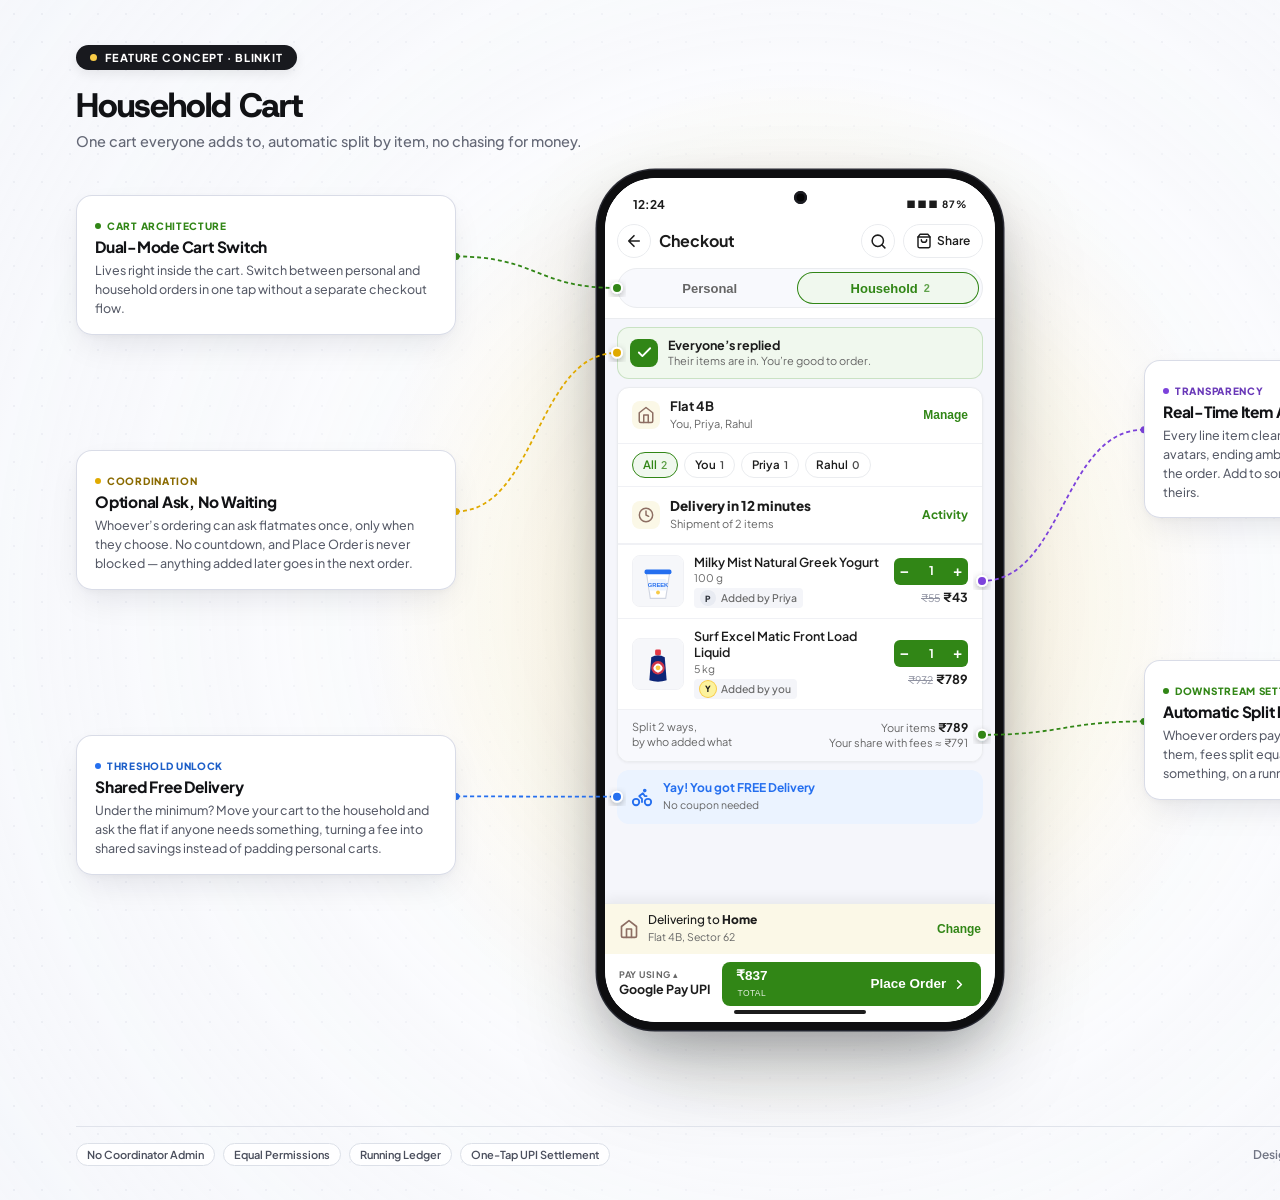
<file: annotated_card.html>
<!DOCTYPE html>
<html lang="en">
<head>
<meta charset="UTF-8">
<meta name="viewport" content="width=device-width, initial-scale=1.0">
<title>Blinkit Household Cart — Annotated Feature Preview</title>
<link rel="preconnect" href="https://fonts.googleapis.com">
<link rel="preconnect" href="https://fonts.gstatic.com" crossorigin>
<link href="https://fonts.googleapis.com/css2?family=Plus+Jakarta+Sans:wght@400;500;600;700;800&family=Host+Grotesk:wght@600;700;800&display=swap" rel="stylesheet">
<style>
  *, *::before, *::after { 
    box-sizing: border-box; 
    margin: 0; 
    padding: 0; 
    -webkit-user-select: none !important;
    user-select: none !important;
    outline: none !important;
  }
  ::selection {
    background: transparent !important;
    color: inherit !important;
  }
  ::-moz-selection {
    background: transparent !important;
    color: inherit !important;
  }
  body {
    width: 1600px;
    height: 1200px;
    overflow: hidden;
    background: #F8F9FC;
    font-family: 'Plus Jakarta Sans', system-ui, -apple-system, sans-serif;
    color: #1C1C1C;
    position: relative;
    -webkit-font-smoothing: antialiased;
  }

  /* Blueprint Grid Background */
  .grid-bg {
    position: absolute;
    inset: 0;
    background-image: 
      radial-gradient(circle at 50% 50%, rgba(255,255,255,0.96) 0%, rgba(244,246,251,0.65) 100%),
      radial-gradient(#D5D8E4 1.1px, transparent 1.1px);
    background-size: 100% 100%, 28px 28px;
    opacity: 0.9;
    pointer-events: none;
  }

  /* Soft Ambient Halo behind Phone */
  .halo {
    position: absolute;
    left: 50%;
    top: 50%;
    transform: translate(-50%, -50%);
    width: 860px;
    height: 1040px;
    background: radial-gradient(ellipse at center, rgba(252, 242, 157, 0.42) 0%, rgba(248, 203, 70, 0.1) 42%, transparent 72%);
    pointer-events: none;
    z-index: 1;
  }

  /* Top Left Header */
  .header-block {
    position: absolute;
    top: 44px;
    left: 76px;
    z-index: 10;
  }
  .header-pill {
    display: inline-flex;
    align-items: center;
    gap: 8px;
    padding: 6px 14px;
    background: #18191E;
    color: #FFFFFF;
    border-radius: 999px;
    font-size: 11px;
    font-weight: 750;
    letter-spacing: 0.08em;
    text-transform: uppercase;
    box-shadow: 0 4px 12px rgba(0,0,0,0.08);
  }
  .header-pill .pill-dot {
    width: 7px;
    height: 7px;
    border-radius: 50%;
    background: #F8CB46;
  }
  .header-title {
    font-family: 'Host Grotesk', 'Plus Jakarta Sans', sans-serif;
    font-size: 34px;
    font-weight: 800;
    letter-spacing: -0.03em;
    margin-top: 12px;
    color: #111215;
  }
  .header-sub {
    font-size: 14.5px;
    color: #646876;
    margin-top: 4px;
    font-weight: 500;
  }

  /* ================= DEVICE & PHONE CONTAINER ================= */
  /* Mathematical concentricity: Outer frame 58px radius with 8px border -> Inner screen 50px radius (58 - 8 = 50) */
  .device-container {
    position: absolute;
    left: 597px;
    top: 170px;
    width: 406px;
    height: 860px;
    z-index: 5;
  }

  .device {
    width: 406px;
    height: 860px;
    border: 8px solid #0E0E10;
    border-radius: 58px;
    background: #0E0E10;
    position: relative;
    overflow: hidden;
    box-shadow: 
      0 42px 95px -18px rgba(12, 16, 28, 0.35),
      0 18px 45px -10px rgba(12, 16, 28, 0.18),
      0 0 0 1.5px #2E2F38;
  }

  .device .cam {
    position: absolute;
    z-index: 200;
    top: 13px;
    left: 50%;
    width: 13px;
    height: 13px;
    margin-left: -6.5px;
    border-radius: 50%;
    background: #050506;
    box-shadow: inset 0 0 0 2.5px #1b1c22;
    pointer-events: none;
  }

  .device .homebar {
    position: absolute;
    z-index: 200;
    bottom: 8px;
    left: 50%;
    width: 132px;
    height: 4.5px;
    margin-left: -66px;
    border-radius: 3px;
    background: #1C1C1C;
    pointer-events: none;
  }

  /* ================= INNER PHONE SCREEN ================= */
  .phone {
    --bkt-brand-primary: #318616;
    --bkt-brand-primary-hover: #276e11;
    --bkt-brand-primary-tint: #F0F8EE;
    --bkt-brand-yellow: #FCF29D;
    --bkt-brand-yellow-dark: #F8CB46;
    --bkt-brand-yellow-subtle: #FBF8E7;
    --bkt-savings-blue: #256FEF;
    --bkt-savings-blue-tint: #EBF3FF;
    --bkt-canvas: #F5F6FB;
    --bkt-surface: #FFFFFF;
    --bkt-surface-secondary: #F8F9FD;
    --bkt-border: #EAECEF;
    --bkt-border-subtle: #F0F1F5;
    --bkt-text-primary: #1C1C1C;
    --bkt-text-secondary: #666666;
    --bkt-text-tertiary: #8F92A1;
    --bkt-info-bg: #FDF9E7;
    --bkt-info-border: #F5E8B7;
    --bkt-info-text: #795548;
    --bkt-info-sub: #8D6E63;
    --bkt-shadow-card: 0 1px 3px rgba(0,0,0,.05);

    width: 390px;
    height: 844px;
    border-radius: 50px;
    overflow: hidden;
    background: var(--bkt-canvas);
    color: var(--bkt-text-primary);
    position: absolute;
    top: 0;
    left: 0;
    display: flex;
    flex-direction: column;
    font-size: 13px;
    line-height: 1.35;
  }

  /* Status Bar */
  .sb {
    display: flex;
    justify-content: space-between;
    align-items: center;
    padding: 14px 28px 0;
    font-size: 12px;
    font-weight: 700;
    height: 40px;
    background: var(--bkt-surface);
  }
  .sb span:last-child {
    letter-spacing: 1px;
    font-size: 10px;
  }

  /* Header */
  .hd {
    background: var(--bkt-surface);
    border-bottom: 1px solid var(--bkt-border);
  }
  .hd .bar {
    display: flex;
    align-items: center;
    gap: 8px;
    padding: 6px 12px 10px;
  }
  .hd .back {
    width: 34px;
    height: 34px;
    border-radius: 50%;
    border: 1px solid var(--bkt-border);
    display: grid;
    place-items: center;
    background: var(--bkt-surface);
  }
  .hd h2 {
    font-size: 16px;
    font-weight: 700;
    flex: 1;
  }
  .hd .share {
    display: flex;
    align-items: center;
    gap: 5px;
    font-size: 12px;
    font-weight: 600;
    border: 1px solid var(--bkt-border);
    border-radius: 9999px;
    padding: 0 12px;
    height: 34px;
    background: var(--bkt-surface);
  }

  /* Mode Toggle */
  .mode {
    background: var(--bkt-surface);
    padding: 0 12px 10px;
  }
  .seg {
    display: flex;
    background: var(--bkt-surface-secondary);
    border: 1px solid var(--bkt-border);
    border-radius: 9999px;
    padding: 3px;
    gap: 3px;
    position: relative;
  }
  .seg-pill {
    position: absolute;
    top: 3px;
    bottom: 3px;
    right: 3px;
    width: 50%;
    border-radius: 9999px;
    background: var(--bkt-brand-primary-tint);
    box-shadow: inset 0 0 0 1px var(--bkt-brand-primary);
  }
  .seg button {
    flex: 1;
    height: 32px;
    border-radius: 9999px;
    font-size: 13px;
    font-weight: 700;
    color: var(--bkt-text-secondary);
    position: relative;
    z-index: 1;
    border: none;
    background: none;
    display: flex;
    align-items: center;
    justify-content: center;
    gap: 6px;
  }
  .seg button.on {
    color: var(--bkt-brand-primary);
  }
  .seg button small.sc {
    font-size: 11px;
    font-weight: 700;
    opacity: .75;
  }

  /* Main Body Content */
  .scroll-body {
    flex: 1;
    overflow: hidden;
    padding: 8px 12px 0;
  }

  /* Nudge Banner */
  .nudge {
    display: flex;
    align-items: center;
    gap: 10px;
    border-radius: 12px;
    padding: 9px 12px;
    margin-bottom: 8px;
  }
  .nudge.ok {
    background: var(--bkt-brand-primary-tint);
    border: 1px solid rgba(49, 134, 22, 0.2);
  }
  .nudge .nd-ic {
    width: 28px;
    height: 28px;
    border-radius: 8px;
    display: grid;
    place-items: center;
    background: var(--bkt-brand-primary);
    color: #fff;
    flex-shrink: 0;
  }
  .nd-tx b {
    font-size: 12.5px;
    font-weight: 700;
    display: block;
    color: #1C1C1C;
  }
  .nd-tx small {
    font-size: 11px;
    color: var(--bkt-text-secondary);
    display: block;
  }

  /* Main Card */
  .card {
    background: var(--bkt-surface);
    border: 1px solid var(--bkt-border);
    border-radius: 12px;
    overflow: hidden;
    margin-bottom: 8px;
    box-shadow: var(--bkt-shadow-card);
  }

  .hh-info {
    display: flex;
    align-items: center;
    gap: 10px;
    padding: 10px 14px;
    border-bottom: 1px solid var(--bkt-border-subtle);
  }
  .hh-ic {
    width: 28px;
    height: 28px;
    border-radius: 8px;
    background: var(--bkt-brand-yellow-subtle);
    display: grid;
    place-items: center;
    color: #8D6E63;
    flex-shrink: 0;
  }
  .hh-info b {
    font-size: 13px;
    font-weight: 700;
    display: block;
  }
  .hh-info small {
    font-size: 11px;
    color: var(--bkt-text-secondary);
  }
  .lnk {
    color: var(--bkt-brand-primary);
    font-size: 12px;
    font-weight: 700;
    margin-left: auto;
    background: none;
    border: none;
  }

  /* Chips */
  .chips {
    display: flex;
    gap: 6px;
    padding: 8px 14px;
    border-bottom: 1px solid var(--bkt-border-subtle);
  }
  .chip {
    height: 26px;
    padding: 0 10px;
    border: 1px solid var(--bkt-border);
    border-radius: 9999px;
    font-size: 11.5px;
    font-weight: 600;
    color: var(--bkt-text-primary);
    background: var(--bkt-surface);
    display: flex;
    align-items: center;
    gap: 4px;
  }
  .chip.on {
    background: var(--bkt-brand-primary-tint);
    border-color: var(--bkt-brand-primary);
    color: var(--bkt-brand-primary);
  }
  .chip small {
    font-size: 10.5px;
    opacity: .8;
  }

  /* Delivery Row */
  .ship-h {
    display: flex;
    gap: 10px;
    align-items: center;
    padding: 10px 14px;
    border-bottom: 1px solid var(--bkt-border-subtle);
  }
  .ship-h .clk {
    width: 28px;
    height: 28px;
    border-radius: 8px;
    background: var(--bkt-brand-yellow-subtle);
    display: grid;
    place-items: center;
    color: #8D6E63;
  }
  .ship-h b {
    font-size: 13.5px;
    font-weight: 800;
    display: block;
  }
  .ship-h small {
    font-size: 11px;
    color: var(--bkt-text-secondary);
  }
  .ship-h .act {
    margin-left: auto;
    font-size: 12px;
    font-weight: 700;
    color: var(--bkt-brand-primary);
  }

  /* Item Rows */
  .row-item {
    display: flex;
    gap: 10px;
    padding: 10px 14px;
    border-top: 1px solid var(--bkt-border-subtle);
    align-items: center;
  }
  .thumb {
    width: 52px;
    height: 52px;
    border-radius: 8px;
    border: 1px solid var(--bkt-border-subtle);
    background: #fff;
    display: grid;
    place-items: center;
    flex-shrink: 0;
    overflow: hidden;
  }
  .thumb svg {
    width: 100%;
    height: 100%;
  }
  .ri-info {
    flex: 1;
    min-width: 0;
  }
  .ri-name {
    font-size: 12.5px;
    font-weight: 600;
    line-height: 1.25;
    color: #1C1C1C;
  }
  .ri-unit {
    font-size: 10.5px;
    color: var(--bkt-text-secondary);
    margin-top: 1px;
  }
  .by {
    display: inline-flex;
    align-items: center;
    gap: 5px;
    font-size: 10.5px;
    color: var(--bkt-text-secondary);
    margin-top: 3px;
    font-weight: 500;
    padding: 2px 6px;
    border-radius: 4px;
    background: #F4F5F9;
  }
  .av {
    width: 16px;
    height: 16px;
    border-radius: 50%;
    background: #E8EBF2;
    color: #2D313A;
    font-size: 8.5px;
    font-weight: 800;
    display: inline-grid;
    place-items: center;
    flex-shrink: 0;
  }
  .av.you {
    background: var(--bkt-brand-yellow);
    color: #1C1C1C;
    box-shadow: 0 0 0 1px var(--bkt-brand-yellow-dark);
  }
  .ri-side {
    display: flex;
    flex-direction: column;
    align-items: flex-end;
    gap: 4px;
  }
  .stp {
    width: 74px;
    height: 27px;
    background: var(--bkt-brand-primary);
    color: #fff;
    border-radius: 6px;
    display: flex;
    align-items: center;
    justify-content: space-between;
    padding: 0 4px;
    font-weight: 700;
    font-size: 12px;
  }
  .stp span {
    font-size: 12px;
  }
  .stp button {
    border: none;
    background: none;
    color: #fff;
    font-size: 15px;
    font-weight: 700;
    padding: 0 2px;
  }
  .price {
    text-align: right;
    font-size: 12.5px;
    font-weight: 700;
  }
  .price s {
    font-size: 10.5px;
    font-weight: 400;
    color: var(--bkt-text-tertiary);
    margin-right: 3px;
  }

  /* Split Line */
  .splitline {
    display: flex;
    justify-content: space-between;
    align-items: center;
    padding: 10px 14px;
    background: var(--bkt-surface-secondary);
    border-top: 1px solid var(--bkt-border-subtle);
    font-size: 11px;
    color: var(--bkt-text-secondary);
  }
  .splitline b {
    font-size: 12px;
    color: var(--bkt-text-primary);
  }

  /* Free Delivery Banner */
  .free {
    display: flex;
    gap: 10px;
    align-items: center;
    background: var(--bkt-savings-blue-tint);
    border-radius: 12px;
    padding: 10px 14px;
    margin-bottom: 8px;
    color: var(--bkt-savings-blue);
  }
  .free b {
    font-size: 12px;
    font-weight: 700;
    display: block;
  }
  .free small {
    font-size: 10.5px;
    color: var(--bkt-text-secondary);
  }

  /* Bottom Dock */
  .dock {
    background: var(--bkt-surface);
    border-top: 1px solid var(--bkt-border);
    box-shadow: 0 -4px 12px rgba(0,0,0,.06);
    flex-shrink: 0;
    padding-bottom: 12px;
  }
  .addr-row {
    display: flex;
    align-items: center;
    gap: 9px;
    padding: 8px 14px;
    background: var(--bkt-brand-yellow-subtle);
  }
  .addr-row b {
    font-size: 12px;
    font-weight: 500;
    display: block;
  }
  .addr-row b strong {
    font-weight: 800;
  }
  .addr-row small {
    font-size: 10.5px;
    color: var(--bkt-text-secondary);
  }
  .addr-row .lnk {
    margin-left: auto;
  }
  .pay-row {
    display: flex;
    align-items: center;
    gap: 12px;
    padding: 8px 14px 4px;
  }
  .pay-l small {
    font-size: 9px;
    font-weight: 700;
    letter-spacing: .5px;
    color: var(--bkt-text-secondary);
    display: block;
  }
  .pay-l b {
    font-size: 12.5px;
    font-weight: 700;
  }
  .place {
    flex: 1;
    background: var(--bkt-brand-primary);
    color: #fff;
    border-radius: 8px;
    height: 44px;
    padding: 0 14px;
    display: flex;
    align-items: center;
    justify-content: space-between;
    border: none;
  }
  .place .tot b {
    font-size: 13.5px;
    font-weight: 800;
    display: block;
    line-height: 1.1;
  }
  .place .tot small {
    font-size: 8.5px;
    opacity: .85;
    letter-spacing: .4px;
  }
  .place .cta {
    font-size: 13.5px;
    font-weight: 800;
  }

  /* ================= ANNOTATION CARDS & CALLOUTS ================= */
  .annotations-layer {
    position: absolute;
    inset: 0;
    z-index: 8;
    pointer-events: none;
  }

  .ann-card {
    position: absolute;
    width: 380px;
    background: rgba(255, 255, 255, 0.95);
    backdrop-filter: blur(16px);
    -webkit-backdrop-filter: blur(16px);
    border: 1px solid rgba(215, 219, 230, 0.95);
    border-radius: 16px;
    padding: 16px 18px;
    box-shadow: 
      0 14px 34px -8px rgba(18, 22, 36, 0.1),
      0 2px 8px rgba(18, 22, 36, 0.04);
  }

  .ann-tag {
    display: inline-flex;
    align-items: center;
    gap: 6px;
    font-size: 10px;
    font-weight: 800;
    letter-spacing: 0.07em;
    text-transform: uppercase;
    color: #318616;
    margin-bottom: 5px;
  }
  .ann-tag .tag-dot {
    width: 6px;
    height: 6px;
    border-radius: 50%;
    background: #318616;
  }
  .ann-tag.yellow { color: #8A6A00; }
  .ann-tag.yellow .tag-dot { background: #E0AA00; }
  .ann-tag.blue { color: #1C5EC8; }
  .ann-tag.blue .tag-dot { background: #256FEF; }
  .ann-tag.purple { color: #6938B8; }
  .ann-tag.purple .tag-dot { background: #7C42DB; }

  .ann-title {
    font-size: 15.5px;
    font-weight: 750;
    color: #121316;
    letter-spacing: -0.015em;
    margin-bottom: 5px;
    line-height: 1.25;
  }
  .ann-desc {
    font-size: 12.5px;
    color: #555966;
    line-height: 1.5;
    font-weight: 450;
  }

  /* Specific Card Placements */
  /* Left Column */
  #card-toggle {
    left: 76px;
    top: 195px;
  }
  #card-nudge {
    left: 76px;
    top: 450px;
  }
  #card-delivery {
    left: 76px;
    top: 735px;
  }

  /* Right Column */
  #card-attribution {
    right: 76px;
    top: 360px;
  }
  #card-split {
    right: 76px;
    top: 660px;
  }

  /* SVG Annotation Connector Lines */
  .annotations-svg {
    position: absolute;
    inset: 0;
    width: 1600px;
    height: 1200px;
    z-index: 6;
    pointer-events: none;
  }

  /* Bottom Colophon */
  .bottom-bar {
    position: absolute;
    bottom: 34px;
    left: 76px;
    right: 76px;
    display: flex;
    justify-content: space-between;
    align-items: center;
    font-size: 12px;
    color: #717584;
    font-weight: 600;
    z-index: 10;
    border-top: 1px solid rgba(217, 220, 230, 0.75);
    padding-top: 16px;
  }
  .pills-row {
    display: flex;
    gap: 8px;
  }
  .meta-chip {
    font-size: 11px;
    padding: 4px 10px;
    background: rgba(255, 255, 255, 0.9);
    border: 1px solid #DCE0E8;
    border-radius: 999px;
    color: #4A4E5C;
    font-weight: 600;
  }
</style>
</head>
<body>

  <div class="grid-bg"></div>
  <div class="halo"></div>

  <!-- Header -->
  <div class="header-block">
    <div class="header-pill">
      <span class="pill-dot"></span>
      <span>FEATURE CONCEPT · BLINKIT</span>
    </div>
    <h1 class="header-title">Household Cart</h1>
    <p class="header-sub">One cart everyone adds to, automatic split by item, no chasing for money.</p>
  </div>

  <!-- Center Mockup with Mathematical Concentricity: 58px device outer, 8px border, 50px screen radius -->
  <div class="device-container">
    <div class="device">
      <div class="phone">
        
        <!-- Status Bar -->
        <div class="sb">
          <span>12:24</span>
          <span>■■■ 87%</span>
        </div>

        <!-- Checkout Header -->
        <div class="hd">
          <div class="bar">
            <div class="back">
              <svg width="18" height="18" viewBox="0 0 24 24" fill="none" stroke="currentColor" stroke-width="2.2" stroke-linecap="round" stroke-linejoin="round"><path d="M19 12H5M12 19l-7-7 7-7"/></svg>
            </div>
            <h2>Checkout</h2>
            <div class="back" style="margin-left:auto">
              <svg width="17" height="17" viewBox="0 0 24 24" fill="none" stroke="currentColor" stroke-width="2.2" stroke-linecap="round" stroke-linejoin="round"><circle cx="11" cy="11" r="8"/><path d="m21 21-4.35-4.35"/></svg>
            </div>
            <div class="share">
              <svg width="16" height="16" viewBox="0 0 24 24" fill="none" stroke="currentColor" stroke-width="2.2" stroke-linecap="round" stroke-linejoin="round"><path d="M6 2 3 6v14a2 2 0 0 0 2 2h14a2 2 0 0 0 2-2V6l-3-4Z"/><path d="M3 6h18"/><path d="M16 10a4 4 0 0 1-8 0"/></svg>
              <span>Share</span>
            </div>
          </div>
          <!-- Mode Toggle -->
          <div class="mode">
            <div class="seg" id="target-toggle">
              <span class="seg-pill"></span>
              <button>Personal</button>
              <button class="on">Household <small class="sc">2</small></button>
            </div>
          </div>
        </div>

        <!-- Scrollable Checkout Content -->
        <div class="scroll-body">

          <!-- Coordination Status Banner -->
          <div class="nudge ok" id="target-nudge">
            <span class="nd-ic">
              <svg width="17" height="17" viewBox="0 0 24 24" fill="none" stroke="currentColor" stroke-width="2.6" stroke-linecap="round" stroke-linejoin="round"><polyline points="20 6 9 17 4 12"/></svg>
            </span>
            <div class="nd-tx">
              <b>Everyone’s replied</b>
              <small>Their items are in. You’re good to order.</small>
            </div>
          </div>

          <!-- Main Cart Card -->
          <div class="card">
            <div class="hh-info">
              <span class="hh-ic">
                <svg width="18" height="18" viewBox="0 0 24 24" fill="none" stroke="currentColor" stroke-width="2" stroke-linecap="round" stroke-linejoin="round"><path d="m3 9 9-7 9 7v11a2 2 0 0 1-2 2H5a2 2 0 0 1-2-2z"/><polyline points="9 22 9 12 15 12 15 22"/></svg>
              </span>
              <div>
                <b>Flat 4B</b>
                <small>You, Priya, Rahul</small>
              </div>
              <button class="lnk">Manage</button>
            </div>

            <div class="chips">
              <div class="chip on">All <small>2</small></div>
              <div class="chip">You <small>1</small></div>
              <div class="chip">Priya <small>1</small></div>
              <div class="chip">Rahul <small>0</small></div>
            </div>

            <div class="ship-h">
              <span class="clk">
                <svg width="16" height="16" viewBox="0 0 24 24" fill="none" stroke="currentColor" stroke-width="2.2" stroke-linecap="round" stroke-linejoin="round"><circle cx="12" cy="12" r="10"/><polyline points="12 6 12 12 16 14"/></svg>
              </span>
              <div>
                <b>Delivery in 12 minutes</b>
                <small>Shipment of 2 items</small>
              </div>
              <span class="act">Activity</span>
            </div>

            <!-- Item 1: Added by Priya -->
            <div class="row-item" id="target-attribution">
              <div class="thumb">
                <svg viewBox="0 0 52 52" width="52" height="52">
                  <rect width="52" height="52" fill="#F6F7FA"/>
                  <!-- Yogurt Tub -->
                  <path d="M14 18 L38 18 L34 44 L18 44 Z" fill="#FFFFFF" stroke="#D1D6E2" stroke-width="1.2"/>
                  <rect x="12" y="14" width="28" height="5" rx="2" fill="#256FEF"/>
                  <rect x="17" y="24" width="18" height="12" rx="2" fill="#EBF3FF"/>
                  <text x="26" y="32" font-size="6" font-weight="800" fill="#256FEF" text-anchor="middle" font-family="sans-serif">GREEK</text>
                  <circle cx="26" cy="38" r="2" fill="#F8CB46"/>
                </svg>
              </div>
              <div class="ri-info">
                <div class="ri-name">Milky Mist Natural Greek Yogurt</div>
                <div class="ri-unit">100 g</div>
                <div class="by">
                  <span class="av">P</span>
                  <span>Added by Priya</span>
                </div>
              </div>
              <div class="ri-side">
                <div class="stp">
                  <button>−</button>
                  <span>1</span>
                  <button>+</button>
                </div>
                <div class="price"><s>₹55</s>₹43</div>
              </div>
            </div>

            <!-- Item 2: Added by You -->
            <div class="row-item">
              <div class="thumb">
                <svg viewBox="0 0 52 52" width="52" height="52">
                  <rect width="52" height="52" fill="#F6F7FA"/>
                  <!-- Surf Bottle -->
                  <path d="M19 19 Q26 15 33 19 L35 43 Q26 46 17 43 Z" fill="#0C2577"/>
                  <rect x="23" y="11" width="6" height="6" rx="1.5" fill="#E23744"/>
                  <!-- Floral Splash -->
                  <circle cx="26" cy="30" r="7" fill="#E23744" opacity="0.9"/>
                  <path d="M22 28 Q26 23 30 28 Q33 32 26 35 Q19 32 22 28 Z" fill="#FFFFFF"/>
                  <circle cx="26" cy="30" r="2.5" fill="#F8CB46"/>
                </svg>
              </div>
              <div class="ri-info">
                <div class="ri-name">Surf Excel Matic Front Load Liquid</div>
                <div class="ri-unit">5 kg</div>
                <div class="by">
                  <span class="av you">Y</span>
                  <span>Added by you</span>
                </div>
              </div>
              <div class="ri-side">
                <div class="stp">
                  <button>−</button>
                  <span>1</span>
                  <button>+</button>
                </div>
                <div class="price"><s>₹932</s>₹789</div>
              </div>
            </div>

            <!-- Automatic Split Line -->
            <div class="splitline" id="target-split">
              <span>Split 2 ways,<br>by who added what</span>
              <span style="text-align:right">Your items <b>₹789</b><br>Your share with fees ≈ ₹791</span>
            </div>

          </div>

          <!-- Free Delivery Banner -->
          <div class="free" id="target-delivery">
            <svg width="22" height="22" viewBox="0 0 24 24" fill="none" stroke="currentColor" stroke-width="2" stroke-linecap="round" stroke-linejoin="round"><circle cx="18.5" cy="17.5" r="3.5"/><circle cx="5.5" cy="17.5" r="3.5"/><circle cx="15" cy="5" r="1"/><path d="M12 17.5V14l-3-3 4-3 2 3h2"/></svg>
            <div>
              <b>Yay! You got FREE Delivery</b>
              <small>No coupon needed</small>
            </div>
          </div>

        </div>

        <!-- Pinned Pay Dock -->
        <div class="dock">
          <div class="addr-row">
            <svg width="20" height="20" viewBox="0 0 24 24" fill="none" stroke="#8D6E63" stroke-width="2" stroke-linecap="round" stroke-linejoin="round"><path d="m3 9 9-7 9 7v11a2 2 0 0 1-2 2H5a2 2 0 0 1-2-2z"/><polyline points="9 22 9 12 15 12 15 22"/></svg>
            <div>
              <b>Delivering to <strong>Home</strong></b>
              <small>Flat 4B, Sector 62</small>
            </div>
            <button class="lnk">Change</button>
          </div>
          <div class="pay-row">
            <div class="pay-l">
              <small>PAY USING ▴</small>
              <b>Google Pay UPI</b>
            </div>
            <button class="place">
              <span class="tot">
                <b>₹837</b>
                <small>TOTAL</small>
              </span>
              <span class="cta">Place Order 
                <svg width="15" height="15" viewBox="0 0 24 24" fill="none" stroke="currentColor" stroke-width="2.5" stroke-linecap="round" stroke-linejoin="round" style="display:inline;vertical-align:middle;margin-left:2px"><path d="m9 18 6-6-6-6"/></svg>
              </span>
            </button>
          </div>
        </div>

      </div>

      <!-- Phone Bezel Details -->
      <i class="cam"></i>
      <i class="homebar"></i>
    </div>
  </div>

  <!-- SVG Leader Lines & Pin Dots -->
  <svg class="annotations-svg" id="svg-layer">
    <defs>
      <filter id="pin-shadow" x="-40%" y="-40%" width="180%" height="180%">
        <feDropShadow dx="0" dy="2.5" stdDeviation="3.5" flood-color="rgba(12,18,30,0.3)"/>
      </filter>
    </defs>

    <!-- [1] Toggle: Card Toggle -> Phone Toggle Left Edge -->
    <path id="path-1" d="M 456 245 C 535 245, 535 255, 615 255" fill="none" stroke="#318616" stroke-width="1.8" stroke-dasharray="4 3"/>
    <circle id="dot-1" cx="456" cy="245" r="3.5" fill="#318616"/>
    <circle id="pin-1" cx="615" cy="255" r="5" fill="#318616" stroke="#FFFFFF" stroke-width="2" filter="url(#pin-shadow)"/>

    <!-- [2] Nudge: Card Nudge -> Phone Status Banner Left Edge -->
    <path id="path-2" d="M 456 505 C 535 505, 535 315, 615 315" fill="none" stroke="#E0AA00" stroke-width="1.8" stroke-dasharray="4 3"/>
    <circle id="dot-2" cx="456" cy="505" r="3.5" fill="#E0AA00"/>
    <circle id="pin-2" cx="615" cy="315" r="5" fill="#E0AA00" stroke="#FFFFFF" stroke-width="2" filter="url(#pin-shadow)"/>

    <!-- [3] Free Delivery: Card Delivery -> Phone Free Delivery Banner Left Edge -->
    <path id="path-3" d="M 456 785 C 535 785, 535 785, 615 785" fill="none" stroke="#256FEF" stroke-width="1.8" stroke-dasharray="4 3"/>
    <circle id="dot-3" cx="456" cy="785" r="3.5" fill="#256FEF"/>
    <circle id="pin-3" cx="615" cy="785" r="5" fill="#256FEF" stroke="#FFFFFF" stroke-width="2" filter="url(#pin-shadow)"/>

    <!-- [4] Attribution: Card Attribution -> Phone Item Row Right Edge -->
    <path id="path-4" d="M 985 470 C 1065 470, 1065 415, 1144 415" fill="none" stroke="#7C42DB" stroke-width="1.8" stroke-dasharray="4 3"/>
    <circle id="dot-4" cx="1144" cy="415" r="3.5" fill="#7C42DB"/>
    <circle id="pin-4" cx="985" cy="470" r="5" fill="#7C42DB" stroke="#FFFFFF" stroke-width="2" filter="url(#pin-shadow)"/>

    <!-- [5] Split: Card Split -> Phone Split Line Right Edge -->
    <path id="path-5" d="M 985 710 C 1065 710, 1065 715, 1144 715" fill="none" stroke="#318616" stroke-width="1.8" stroke-dasharray="4 3"/>
    <circle id="dot-5" cx="1144" cy="715" r="3.5" fill="#318616"/>
    <circle id="pin-5" cx="985" cy="710" r="5" fill="#318616" stroke="#FFFFFF" stroke-width="2" filter="url(#pin-shadow)"/>
  </svg>

  <!-- Annotation Cards Layer -->
  <div class="annotations-layer">
    
    <!-- 01. Cart Architecture -->
    <div class="ann-card" id="card-toggle">
      <div class="ann-tag"><span class="tag-dot"></span>CART ARCHITECTURE</div>
      <div class="ann-title">Dual-Mode Cart Switch</div>
      <div class="ann-desc">Lives right inside the cart. Switch between personal and household orders in one tap without a separate checkout flow.</div>
    </div>

    <!-- 02. Soft Nudge -->
    <div class="ann-card" id="card-nudge">
      <div class="ann-tag yellow"><span class="tag-dot"></span>COORDINATION</div>
      <div class="ann-title">Optional Ask, No Waiting</div>
      <div class="ann-desc">Whoever’s ordering can ask flatmates once, only when they choose. No countdown, and Place Order is never blocked — anything added later goes in the next order.</div>
    </div>

    <!-- 03. Shared Free Delivery -->
    <div class="ann-card" id="card-delivery">
      <div class="ann-tag blue"><span class="tag-dot"></span>THRESHOLD UNLOCK</div>
      <div class="ann-title">Shared Free Delivery</div>
      <div class="ann-desc">Under the minimum? Move your cart to the household and ask the flat if anyone needs something, turning a fee into shared savings instead of padding personal carts.</div>
    </div>

    <!-- 04. Real-Time Attribution -->
    <div class="ann-card" id="card-attribution">
      <div class="ann-tag purple"><span class="tag-dot"></span>TRANSPARENCY</div>
      <div class="ann-title">Real-Time Item Attribution</div>
      <div class="ann-desc">Every line item clearly tags who added it with individual avatars, ending ambiguity over whose milk or snacks are in the order. Add to someone’s item and your initial joins theirs.</div>
    </div>

    <!-- 05. Automatic Split -->
    <div class="ann-card" id="card-split">
      <div class="ann-tag"><span class="tag-dot"></span>DOWNSTREAM SETTLEMENT</div>
      <div class="ann-title">Automatic Split by Item</div>
      <div class="ann-desc">Whoever orders pays upfront; items are split by who added them, fees split equally among those who added something, on a running balance without chasing money.</div>
    </div>

  </div>

  <!-- Bottom Details -->
  <div class="bottom-bar">
    <div class="pills-row">
      <span class="meta-chip">No Coordinator Admin</span>
      <span class="meta-chip">Equal Permissions</span>
      <span class="meta-chip">Running Ledger</span>
      <span class="meta-chip">One-Tap UPI Settlement</span>
    </div>
    <span>Designed by Nishtha Singhal · Product Designer</span>
  </div>

  <!-- Dynamic precise edge alignment script -->
  <script>
    function updateConnections() {
      // Clear any text selection
      try {
        if (window.getSelection) {
          window.getSelection().removeAllRanges();
        }
      } catch (e) {}

      function connect(cardId, targetId, pathId, startDotId, endPinId, isRightSide) {
        const card = document.getElementById(cardId);
        const target = document.getElementById(targetId);
        const path = document.getElementById(pathId);
        const startDot = document.getElementById(startDotId);
        const endPin = document.getElementById(endPinId);
        if (!card || !target || !path || !startDot || !endPin) return;

        const cRect = card.getBoundingClientRect();
        const tRect = target.getBoundingClientRect();

        const startX = isRightSide ? cRect.left : cRect.right;
        const startY = cRect.top + cRect.height * 0.44;

        // Anchor pins right at the boundary edge of the target element inside the phone
        const endX = isRightSide ? tRect.right : tRect.left;
        const endY = tRect.top + tRect.height * 0.5;

        const midX = (startX + endX) / 2;
        path.setAttribute('d', `M ${startX} ${startY} C ${midX} ${startY}, ${midX} ${endY}, ${endX} ${endY}`);
        startDot.setAttribute('cx', startX);
        startDot.setAttribute('cy', startY);
        endPin.setAttribute('cx', endX);
        endPin.setAttribute('cy', endY);
      }

      // [1] Dual-Mode Toggle: Connect from Card 1 to left edge of Toggle
      connect('card-toggle', 'target-toggle', 'path-1', 'dot-1', 'pin-1', false);

      // [2] 15-Min Window: Connect from Card 2 to left edge of Nudge Banner
      connect('card-nudge', 'target-nudge', 'path-2', 'dot-2', 'pin-2', false);

      // [3] Shared Free Delivery: Connect from Card 3 to left edge of Delivery Banner
      connect('card-delivery', 'target-delivery', 'path-3', 'dot-3', 'pin-3', false);

      // [4] Attribution: Connect from Card 4 to right edge of Priya Item Row
      connect('card-attribution', 'target-attribution', 'path-4', 'dot-4', 'pin-4', true);

      // [5] Split: Connect from Card 5 to right edge of Split Row
      connect('card-split', 'target-split', 'path-5', 'dot-5', 'pin-5', true);
    }

    window.addEventListener('load', updateConnections);
    setTimeout(updateConnections, 200);
    setTimeout(updateConnections, 500);
  </script>

</body>
</html>
</file>
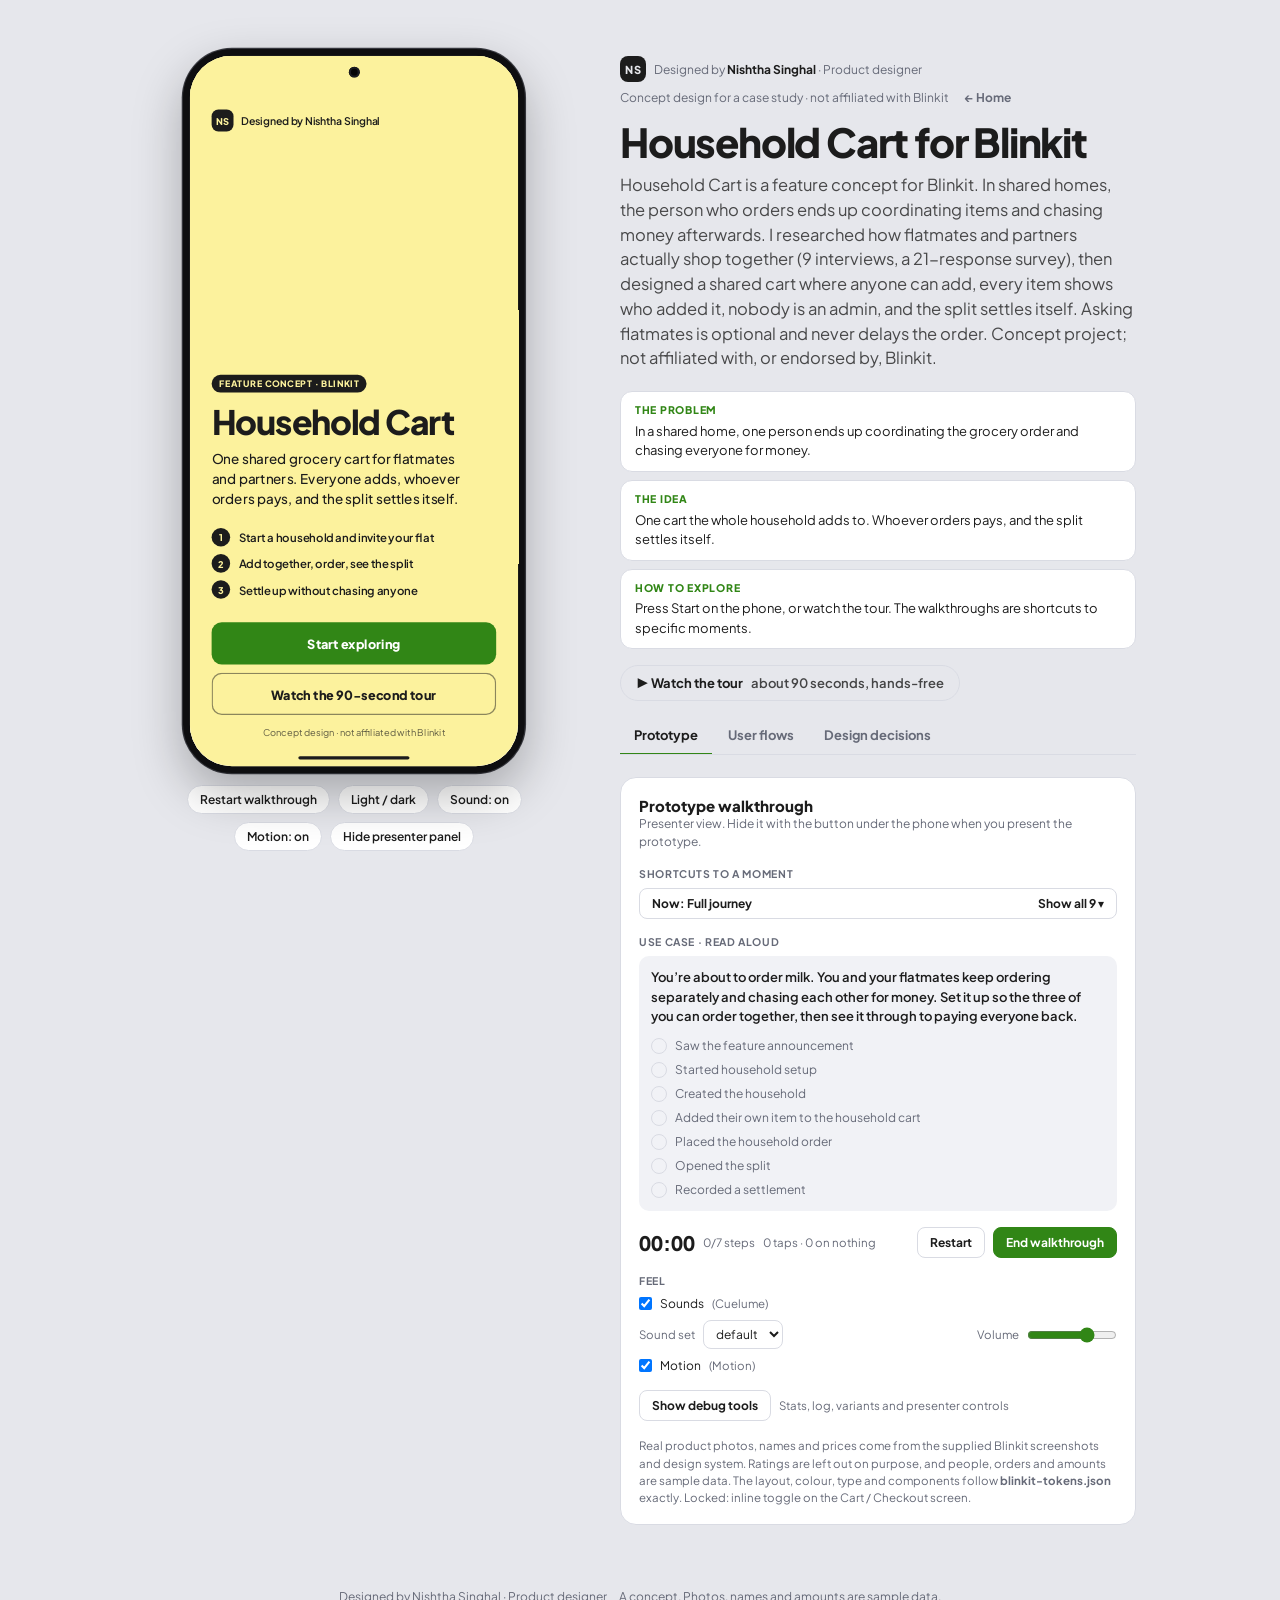
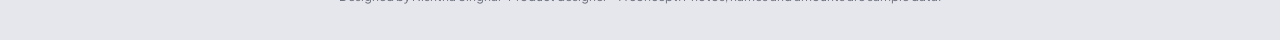
<file: BlinkitHouseholdCart.html>
<!doctype html>
<html lang="en">
<head>
<meta charset="UTF-8">
<meta name="viewport" content="width=device-width, initial-scale=1.0">
<title>Household Cart — Nishtha Singhal</title>
<meta name="description" content="Household Cart is a feature concept for Blinkit. In shared homes, the person who orders ends up coordinating items and chasing money afterwards. Concept project by Nishtha Singhal.">
<link rel="preconnect" href="https://fonts.googleapis.com">
<link rel="preconnect" href="https://fonts.gstatic.com" crossorigin>
<link href="https://fonts.googleapis.com/css2?family=Plus+Jakarta+Sans:wght@400;500;600;700;800&display=swap" rel="stylesheet">
<style>
/* ============ PAGE CHROME (presenter tools, not the product) ============ */
:root {
  --ch-bg: #E6E7EC; --ch-panel: #FFFFFF; --ch-ink: #1C1C1C; --ch-muted: #666A78;
  --ch-line: #D9DBE3; --ch-accent: #318616; --ch-accent-ink: #FFFFFF; --ch-soft: #F1F2F6;
  --ch-built-bg: #E4F2DF; --ch-built-ink: #276E11; --ch-open-bg: #FBF1C7; --ch-open-ink: #6B5300;
}
@media (prefers-color-scheme: dark) {
  :root:not([data-theme="light"]) {
    --ch-bg: #101114; --ch-panel: #1B1C21; --ch-ink: #F2F2F4; --ch-muted: #9DA0AD;
    --ch-line: #2C2E36; --ch-accent: #58B63A; --ch-accent-ink: #0C1A08; --ch-soft: #24262D;
    --ch-built-bg: #1F331D; --ch-built-ink: #7FD15F; --ch-open-bg: #3A3217; --ch-open-ink: #F8CB46;
  }
}
:root[data-theme="dark"] {
  --ch-bg: #101114; --ch-panel: #1B1C21; --ch-ink: #F2F2F4; --ch-muted: #9DA0AD;
  --ch-line: #2C2E36; --ch-accent: #58B63A; --ch-accent-ink: #0C1A08; --ch-soft: #24262D;
    --ch-built-bg: #1F331D; --ch-built-ink: #7FD15F; --ch-open-bg: #3A3217; --ch-open-ink: #F8CB46;
}
* { box-sizing: border-box; margin: 0; padding: 0; }
body {
  font-family: 'Plus Jakarta Sans', system-ui, -apple-system, 'Segoe UI', Roboto, Helvetica, Arial, sans-serif;
  background: var(--ch-bg); color: var(--ch-ink); min-height: 100vh;
  -webkit-font-smoothing: antialiased;
}
button { font-family: inherit; cursor: pointer; }
.stage { display: grid; grid-template-columns: minmax(0,1fr) 360px; gap: 24px; max-width: 1040px; margin: 0 auto; padding: 24px 20px 40px; align-items: start; }
.stage.panel-hidden { grid-template-columns: minmax(0,1fr); max-width: 520px; }
.stage.panel-hidden .panel { display: none; }
@media (max-width: 900px) { .stage { grid-template-columns: minmax(0,1fr); max-width: 520px; } }
.device-wrap { display: flex; flex-direction: column; align-items: center; gap: 12px; min-width: 0; }
@media (min-width: 901px) { .device-wrap { position: sticky; top: 16px; } }
.panel { position: relative; z-index: 1; }
.jump { display: none; font-size: 12px; font-weight: 700; color: var(--ch-accent); text-decoration: none; padding: 6px 10px; }
@media (max-width: 900px) { .jump { display: inline-block; } }
.sel { font: inherit; font-size: 12px; padding: 5px 8px; border-radius: 8px; border: 1px solid var(--ch-line); background: var(--ch-panel); color: var(--ch-ink); }
input[type=range] { accent-color: var(--ch-accent); width: 90px; }
.mini-bar { display: flex; gap: 8px; flex-wrap: wrap; justify-content: center; }
.mini-bar button { font-size: 12px; font-weight: 600; padding: 6px 12px; border-radius: 999px; border: 1px solid var(--ch-line); background: var(--ch-panel); color: var(--ch-ink); }
.mini-bar button:hover { border-color: var(--ch-accent); }

.panel { background: var(--ch-panel); border: 1px solid var(--ch-line); border-radius: 16px; padding: 18px; display: flex; flex-direction: column; gap: 16px; font-size: 13px; }
.panel h2 { font-size: 15px; font-weight: 800; }
.panel .sub { color: var(--ch-muted); font-size: 12px; line-height: 1.5; }
.panel .lbl { font-size: 10.5px; font-weight: 700; text-transform: uppercase; letter-spacing: .06em; color: var(--ch-muted); margin-bottom: 8px; }
.scn-list { display: flex; flex-direction: column; gap: 6px; }
.scn { text-align: left; border: 1px solid var(--ch-line); background: var(--ch-panel); color: var(--ch-ink); border-radius: 10px; padding: 9px 11px; font-size: 12.5px; line-height: 1.4; }
.scn b { font-weight: 700; display: block; }
.scn span { color: var(--ch-muted); font-size: 11.5px; }
.scn.on { border-color: var(--ch-accent); background: var(--ch-soft); }
.task { background: var(--ch-soft); border-radius: 10px; padding: 12px; font-size: 13px; line-height: 1.5; }
.task q { display: block; font-weight: 600; quotes: none; }
.steps { display: flex; flex-direction: column; gap: 6px; margin-top: 10px; }
.step { display: flex; gap: 8px; align-items: flex-start; font-size: 12px; color: var(--ch-muted); }
.step i { width: 16px; height: 16px; border-radius: 50%; border: 1.5px solid var(--ch-line); flex-shrink: 0; margin-top: 1px; display: grid; place-items: center; font-style: normal; font-size: 10px; font-weight: 800; }
.step.done { color: var(--ch-ink); }
.step.done i { background: var(--ch-accent); border-color: var(--ch-accent); color: var(--ch-accent-ink); }
.step em { margin-left: auto; font-style: normal; font-variant-numeric: tabular-nums; color: var(--ch-muted); font-size: 11px; }
.row { display: flex; gap: 8px; flex-wrap: wrap; }
.pbtn { font-size: 12px; font-weight: 700; padding: 7px 12px; border-radius: 8px; border: 1px solid var(--ch-line); background: var(--ch-panel); color: var(--ch-ink); }
.pbtn.primary { background: var(--ch-accent); color: var(--ch-accent-ink); border-color: var(--ch-accent); }
.metrics { display: grid; grid-template-columns: repeat(3, 1fr); gap: 6px; }
.metric { background: var(--ch-soft); border-radius: 8px; padding: 8px; }
.metric b { display: block; font-size: 17px; font-weight: 800; font-variant-numeric: tabular-nums; }
.metric span { font-size: 10.5px; color: var(--ch-muted); line-height: 1.3; display: block; }
.log { max-height: 150px; overflow: auto; font-size: 11px; font-family: ui-monospace, Consolas, monospace; background: var(--ch-soft); border-radius: 8px; padding: 8px; line-height: 1.55; color: var(--ch-muted); }
.log div b { color: var(--ch-ink); font-weight: 600; }
.timer { font-variant-numeric: tabular-nums; font-weight: 800; font-size: 20px; }
textarea.export { width: 100%; height: 120px; font-size: 11px; font-family: ui-monospace, Consolas, monospace; background: var(--ch-soft); color: var(--ch-ink); border: 1px solid var(--ch-line); border-radius: 8px; padding: 8px; }
.note { font-size: 11.5px; color: var(--ch-muted); line-height: 1.5; }
.chk { display: flex; gap: 8px; align-items: center; font-size: 12px; }

/* ============ BRANDING, TABS, DOCUMENT VIEWS ============ */
.top { max-width: 960px; margin: 0 auto; padding: 18px 24px 0; }
.brandbar { display: flex; justify-content: space-between; align-items: center; gap: 8px 16px; flex-wrap: wrap; font-size: 12px; color: var(--ch-muted); }
.tb-by { display: flex; align-items: center; gap: 8px; }
.mono { width: 26px; height: 26px; border-radius: 8px; background: var(--ch-ink); color: var(--ch-bg); display: grid; place-items: center; font-size: 11px; font-weight: 800; letter-spacing: .5px; }
.tb-by b { color: var(--ch-ink); font-weight: 700; }
.hero { padding: 16px 0 2px; }
.hero h1 { font-size: 30px; font-weight: 800; letter-spacing: -.7px; line-height: 1.1; }
.hero p { margin-top: 6px; font-size: 14px; line-height: 1.5; color: var(--ch-muted); max-width: 660px; }
.tabs { display: flex; gap: 2px; margin-top: 14px; border-bottom: 1px solid var(--ch-line); overflow-x: auto; scrollbar-width: none; -ms-overflow-style: none; }
.tabs::-webkit-scrollbar { display: none; }
.tabs button { background: none; border: none; font-size: 13px; font-weight: 700; padding: 10px 14px; color: var(--ch-muted); border-bottom: 2px solid transparent; margin-bottom: -1px; white-space: nowrap; }
.tabs button:hover { color: var(--ch-ink); }
.tabs button.on { color: var(--ch-ink); border-bottom-color: var(--ch-accent); }
[data-view][hidden] { display: none !important; }
.doc { max-width: 960px; margin: 0 auto; padding: 26px 24px 40px; }
.doc h2 { font-size: 22px; font-weight: 800; letter-spacing: -.4px; }
.doc .lede { font-size: 13.5px; line-height: 1.6; color: var(--ch-muted); margin: 6px 0 22px; max-width: 700px; }
.doc h3 { font-size: 13px; font-weight: 800; text-transform: uppercase; letter-spacing: .06em; color: var(--ch-muted); margin: 26px 0 10px; }
.flow { display: grid; grid-template-columns: repeat(6, minmax(0, 1fr)); gap: 22px; padding: 4px 2px 14px; counter-reset: s; }
@media (max-width: 1000px) { .flow { grid-template-columns: repeat(3, minmax(0, 1fr)); } .fn::after { display: none !important; } }
@media (max-width: 560px) { .flow { grid-template-columns: minmax(0, 1fr); } }
.fn { min-width: 0; background: var(--ch-panel); border: 1px solid var(--ch-line); border-radius: 14px; padding: 12px; display: flex; flex-direction: column; gap: 6px; position: relative; }
.fn::before { counter-increment: s; content: counter(s); width: 22px; height: 22px; border-radius: 50%; background: var(--ch-accent); color: var(--ch-accent-ink); font-size: 11px; font-weight: 800; display: grid; place-items: center; }
.fn:not(:last-child)::after { content: "→"; position: absolute; right: -19px; top: 14px; color: var(--ch-muted); font-weight: 700; }
.fn b { font-size: 13.5px; font-weight: 700; }
.fn p { font-size: 12px; line-height: 1.45; color: var(--ch-muted); }
.try { font: inherit; font-size: 11.5px; font-weight: 700; color: var(--ch-accent); background: none; border: none; text-align: left; padding: 4px 0 0; margin-top: auto; }
.try:hover { text-decoration: underline; }
.egrid { display: grid; grid-template-columns: repeat(auto-fill, minmax(290px, 1fr)); gap: 10px; }
.ec { background: var(--ch-panel); border: 1px solid var(--ch-line); border-radius: 12px; padding: 12px 14px; display: flex; flex-direction: column; gap: 3px; }
.ec b { font-size: 13.5px; font-weight: 700; }
.ec p { font-size: 12.5px; color: var(--ch-muted); line-height: 1.5; }
.ec .chain { font-size: 12px; font-weight: 600; line-height: 1.6; }
.tag { align-self: flex-start; font-size: 9.5px; font-weight: 800; padding: 2px 8px; border-radius: 99px; letter-spacing: .05em; text-transform: uppercase; background: var(--ch-soft); color: var(--ch-muted); margin-bottom: 4px; }
.tag.built { background: var(--ch-built-bg); color: var(--ch-built-ink); }
.tag.open { background: var(--ch-open-bg); color: var(--ch-open-ink); }
.dc { background: var(--ch-panel); border: 1px solid var(--ch-line); border-radius: 12px; margin-bottom: 8px; }
.dc summary { list-style: none; cursor: pointer; display: flex; align-items: center; gap: 12px; padding: 14px 16px; font-size: 14px; font-weight: 700; }
.dc summary::-webkit-details-marker { display: none; }
.dc summary .n { font-size: 11px; font-weight: 800; color: var(--ch-muted); font-variant-numeric: tabular-nums; }
.dc summary::after { content: "+"; margin-left: auto; font-size: 18px; font-weight: 500; color: var(--ch-muted); }
.dc[open] summary::after { content: "–"; }
.dc .bd { padding: 0 16px 16px 44px; display: grid; gap: 10px; }
.dc .bd div { font-size: 13px; line-height: 1.55; }
.dc .bd i { display: block; font-style: normal; font-size: 10.5px; font-weight: 800; text-transform: uppercase; letter-spacing: .06em; color: var(--ch-muted); margin-bottom: 2px; }
.foot-brand { max-width: 1040px; margin: 0 auto; padding: 8px 20px 40px; font-size: 12px; color: var(--ch-muted); display: flex; justify-content: space-between; gap: 12px; flex-wrap: wrap; }
.confetti { position: absolute; left: 0; top: 0; width: 390px; height: 844px; z-index: 180; pointer-events: none; }
.dbg { display: flex; flex-direction: column; gap: 16px; border-top: 1px dashed var(--ch-line); padding-top: 16px; }

/* ============ GUIDED TOUR (hands-free) ============ */
.tourbtn { margin-top: 16px; display: inline-flex; align-items: center; gap: 8px; font: inherit; font-size: 13px; font-weight: 700; padding: 9px 15px; border-radius: 999px; border: 1.5px solid var(--ch-line); background: transparent; color: var(--ch-ink); }
.tourbtn span { font-weight: 600; opacity: .8; }
.tourbtn:hover { border-color: var(--ch-accent); color: var(--ch-accent); }
.brief { display: grid; grid-template-columns: repeat(3, minmax(0, 1fr)); gap: 12px; margin-top: 20px; max-width: 760px; }
.brief div { background: var(--ch-panel); border: 1px solid var(--ch-line); border-radius: 12px; padding: 12px 14px; font-size: 13px; line-height: 1.5; }
.brief b { display: block; font-size: 10.5px; font-weight: 800; letter-spacing: .07em; text-transform: uppercase; color: var(--ch-accent); margin-bottom: 4px; }
@media (max-width: 760px) { .brief { grid-template-columns: minmax(0, 1fr); } }
.shell:not([data-tab="proto"]) .brief { display: none; }

/* theatre mode: while the tour plays the page goes dark and only the phone is left */
body::before { content: ""; position: fixed; inset: 0; z-index: -1; pointer-events: none; opacity: 0; transition: opacity .7s ease; background: radial-gradient(ellipse 70% 60% at 50% 46%, #1d2027 0%, #0b0c0f 58%, #050607 100%); }
body.theatre::before { opacity: 1; }
html:has(body.theatre) { background: #060709; }
body.theatre { background: #060709; --ch-bg: #060709; --ch-panel: #17181C; --ch-ink: #F2F2F4; --ch-muted: #9DA0AD; --ch-line: #2C2E36; --ch-accent: #58B63A; --ch-accent-ink: #0C1A08; overflow: hidden; }
body.theatre .top, body.theatre .panel, body.theatre .foot-brand, body.theatre .doc { display: none !important; }
body.theatre .shell[data-tab="proto"] { grid-template-columns: minmax(0, 1fr); grid-template-rows: 100vh; padding: 0; max-width: none; }
body.theatre .device-wrap { width: auto !important; max-width: none !important; justify-self: center; margin: 0 auto; grid-column: 1 !important; grid-row: 1 !important; height: 100vh !important; position: relative !important; top: 0 !important; justify-content: center; padding: 20px 0 !important; }
body.theatre .device { box-shadow: 0 0 140px rgba(252,242,157,.10), 0 30px 80px rgba(0,0,0,.6), 0 0 0 1.5px #3A3B42; }
.th-hint { display: none; font-size: 11.5px; color: var(--ch-muted); align-self: center; padding: 0 6px; }
body.theatre .th-hint { display: inline; }
body.theatre .tour-bar button { background: #1d1f25; border-color: #33353d; color: #F2F2F4; }

/* cover: the first thing on the phone, so nobody starts tapping without knowing what this is */
.cover { position: absolute; left: 0; top: 0; width: 390px; height: 844px; z-index: 170; background: #FCF29D; color: #1C1C1C; display: flex; flex-direction: column; padding: 64px 26px 34px; font-family: inherit; }
.cover[hidden] { display: none; }
.cover .cv-by { display: flex; align-items: center; gap: 9px; font-size: 12.5px; font-weight: 600; }
.cover .cv-by .mono { background: #1C1C1C; color: #FCF29D; }
.cover .cv-main { margin-top: auto; }
.cover .cv-tag { display: inline-block; font-size: 10.5px; font-weight: 800; letter-spacing: .07em; text-transform: uppercase; background: #1C1C1C; color: #FCF29D; padding: 4px 9px; border-radius: 999px; }
.cover h2 { font-size: 40px; font-weight: 800; letter-spacing: -1.2px; line-height: 1.02; margin: 14px 0 12px; }
.cover p { font-size: 16px; line-height: 1.5; font-weight: 500; max-width: 320px; }
.cover ol { list-style: none; margin: 22px 0 0; padding: 0; display: flex; flex-direction: column; gap: 9px; counter-reset: c; }
.cover li { counter-increment: c; display: flex; gap: 10px; align-items: center; font-size: 13.5px; font-weight: 600; }
.cover li::before { content: counter(c); width: 22px; height: 22px; border-radius: 50%; background: #1C1C1C; color: #FCF29D; display: grid; place-items: center; font-size: 11px; font-weight: 800; flex-shrink: 0; }
.cover .cv-act { margin-top: 28px; display: flex; flex-direction: column; gap: 10px; }
.cover .cv-act button { height: 50px; border-radius: 12px; font: inherit; font-size: 15px; font-weight: 800; border: none; cursor: pointer; }
.cover .cv-act .go { background: #318616; color: #fff; }
.cover .cv-act .tr { background: transparent; color: #1C1C1C; box-shadow: inset 0 0 0 1.5px rgba(28,28,28,.5); }
.cover .cv-foot { margin-top: 14px; font-size: 11px; opacity: .7; text-align: center; }
.tour-bar[hidden], .mini-bar[hidden] { display: none; }
.tour { position: absolute; left: 0; top: 0; width: 390px; height: 844px; z-index: 160; display: none; font-family: inherit; overflow: hidden; }
.tour.on { display: block; }
.tour .spot { position: absolute; left: 195px; top: 422px; width: 0; height: 0; border-radius: 12px; box-shadow: 0 0 0 1400px rgba(10,12,16,.6); pointer-events: none; transition: left .5s cubic-bezier(.2,.8,.2,1), top .5s cubic-bezier(.2,.8,.2,1), width .5s cubic-bezier(.2,.8,.2,1), height .5s cubic-bezier(.2,.8,.2,1), border-radius .3s, opacity .28s ease; }
.tour .spot.ring { outline: 2.5px solid #F8CB46; outline-offset: 0; animation: tring 1.8s ease-in-out infinite; }
@keyframes tring { 0%, 100% { outline-color: rgba(248,203,70,1); } 50% { outline-color: rgba(248,203,70,.45); } }
.tour .bub { position: absolute; left: 14px; right: 14px; background: #17181C; color: #fff; border-radius: 16px; padding: 12px 15px 14px; box-shadow: 0 12px 32px rgba(0,0,0,.5); font-size: 14px; line-height: 1.45; font-weight: 600; pointer-events: none; opacity: 0; transition: opacity .22s ease; }
.tour .bub small { display: block; font-size: 10.5px; font-weight: 800; letter-spacing: .07em; text-transform: uppercase; color: #F8CB46; margin-bottom: 4px; }
.tour .bub::after { content: ""; position: absolute; width: 12px; height: 12px; background: #17181C; transform: rotate(45deg); left: var(--cx, 50%); margin-left: -6px; }
.tour .bub.below::after { top: -5px; }
.tour .bub.above::after { bottom: -5px; }
.tour .bub.mid::after { display: none; }
.tour .tprog { position: absolute; left: 14px; right: 14px; top: 38px; display: flex; gap: 3px; pointer-events: none; z-index: 2; }
.tour .tprog i { flex: 1; height: 3px; border-radius: 2px; background: rgba(255,255,255,.32); overflow: hidden; }
.tour .tprog i.d { background: #fff; }
.tour .tpause { position: absolute; left: 50%; top: 52px; transform: translateX(-50%); background: rgba(23,24,28,.92); color: #fff; font-size: 11.5px; font-weight: 700; padding: 6px 12px; border-radius: 999px; display: none; pointer-events: none; z-index: 2; }
.tour.paused .tpause { display: block; }
.tour .tapdot { position: absolute; width: 46px; height: 46px; margin: -23px 0 0 -23px; border-radius: 50%; background: rgba(255,255,255,.55); border: 2px solid #fff; pointer-events: none; opacity: 0; z-index: 3; }
.tour .tend { position: absolute; inset: 0; background: rgba(10,12,16,.86); display: flex; flex-direction: column; align-items: center; justify-content: center; text-align: center; color: #fff; padding: 30px; gap: 8px; z-index: 4; }
.tour .tend .mono { background: #fff; color: #17181C; width: 44px; height: 44px; border-radius: 13px; font-size: 16px; margin-bottom: 10px; }
.tour .tend h3 { font-size: 24px; font-weight: 800; letter-spacing: -.4px; }
.tour .tend p { font-size: 13.5px; line-height: 1.5; opacity: .8; max-width: 280px; }
.tour .tend .row { justify-content: center; margin-top: 16px; }
.tour .tend button { font: inherit; font-size: 13px; font-weight: 800; padding: 10px 16px; border-radius: 999px; border: 1px solid rgba(255,255,255,.4); background: transparent; color: #fff; }
.tour .tend button.pri { background: #fff; color: #17181C; border-color: #fff; }

/* desktop: the phone takes the full height of the window on the left; the title, tabs and presenter panel sit on the right */
@media (min-width: 901px) {
  .shell[data-tab="proto"] { display: grid; grid-template-columns: auto minmax(0, 1fr); grid-template-rows: auto 1fr; max-width: 1120px; margin: 0 auto; padding: 0 64px; align-items: start; }
  .shell[data-tab="proto"] > main[data-view="proto"], .shell[data-tab="proto"] .stage { display: contents; }
  .shell[data-tab="proto"] .device-wrap { grid-column: 1; grid-row: 1 / span 2; position: sticky; top: 0; height: 100vh; justify-content: center; padding: 28px 0; gap: 12px; }
  .shell[data-tab="proto"] .top { grid-column: 2; grid-row: 1; max-width: none; padding: 56px 0 0 56px; }
  .shell[data-tab="proto"] .panel { grid-column: 2; grid-row: 2; margin: 22px 0 64px 56px; }
  .shell[data-tab="proto"] .foot-brand { grid-column: 1 / -1; padding: 0 0 36px; }
  .shell[data-tab="proto"] .device-wrap { width: 420px; max-width: 420px; }
  .shell[data-tab="proto"] .brief { grid-template-columns: minmax(0, 1fr); gap: 8px; }
  .shell[data-tab="proto"] .brief div { padding: 10px 14px; }
  .shell[data-tab="proto"] .hero h1 { font-size: 40px; letter-spacing: -1.2px; line-height: 1.05; }
  .shell[data-tab="proto"] .hero p { font-size: 16.5px; line-height: 1.5; max-width: 520px; margin-top: 10px; color: var(--ch-ink); opacity: .78; }
}

/* ============ DEVICE ============ */
/* a 390 x 844 screen (19.5:9, current phones) in a 406 x 860 body. JS scales the whole device to fit the window, so the layout inside never reflows. */
.device-fit { position: relative; width: 406px; height: 860px; flex-shrink: 0; }
.device { width: 406px; height: 860px; border: 8px solid #0E0E10; border-radius: 58px; background: #000; overflow: hidden; position: absolute; left: 0; top: 0; transform-origin: 0 0; box-shadow: 0 24px 60px rgba(0,0,0,.28), 0 0 0 1.5px #3A3B42; }
.device .cam { position: absolute; z-index: 200; top: 13px; left: 50%; width: 13px; height: 13px; margin-left: -6.5px; border-radius: 50%; background: #050506; box-shadow: inset 0 0 0 2.5px #1b1c22; pointer-events: none; }
.device .homebar { position: absolute; z-index: 200; bottom: 8px; left: 50%; width: 132px; height: 4.5px; margin-left: -66px; border-radius: 3px; background: #1C1C1C; pointer-events: none; transition: background .2s; }
.device[data-theme="dark"] .homebar, .device[data-lock] .homebar { background: #fff; }

/* ============ BLINKIT DESIGN SYSTEM TOKENS (from blinkit-theme.css, unchanged) ============ */
.phone {
  --bkt-brand-primary: #318616; --bkt-brand-primary-hover: #276e11; --bkt-brand-primary-tint: #F0F8EE;
  --bkt-brand-yellow: #FCF29D; --bkt-brand-yellow-dark: #F8CB46; --bkt-brand-yellow-subtle: #FBF8E7;
  --bkt-savings-blue: #256FEF; --bkt-savings-blue-tint: #EBF3FF; --bkt-alert-red: #E23744; --bkt-alert-red-tint: #FDEBED;
  --bkt-stock-orange: #E65100; --bkt-rating-gold: #F5A623;
  --bkt-canvas: #F5F6FB; --bkt-surface: #FFFFFF; --bkt-surface-secondary: #F8F9FD; --bkt-border: #EAECEF; --bkt-border-subtle: #F0F1F5;
  --bkt-text-primary: #1C1C1C; --bkt-text-secondary: #666666; --bkt-text-tertiary: #8F92A1; --bkt-text-inverse: #FFFFFF;
  --bkt-info-bg: #FDF9E7; --bkt-info-border: #F5E8B7; --bkt-info-text: #795548; --bkt-info-sub: #8D6E63;
  --bkt-header: #FCF29D; --bkt-primary-text: #318616; --hot: #318616; --hot-soft: rgba(49,134,22,.35);
  --bkt-radius-xs: 4px; --bkt-radius-sm: 6px; --bkt-radius-md: 8px; --bkt-radius-lg: 12px; --bkt-radius-xl: 16px; --bkt-radius-2xl: 20px; --bkt-radius-full: 9999px;
  --bkt-shadow-card: 0 1px 3px rgba(0,0,0,.05); --bkt-shadow-floating: 0 4px 16px rgba(0,0,0,.18); --bkt-shadow-sheet: 0 -8px 24px rgba(0,0,0,.25);
  width: 100%; height: 100%; background: var(--bkt-canvas); color: var(--bkt-text-primary); position: relative; overflow: hidden;
  font-size: 13px; line-height: 1.35;
}
.phone[data-theme="dark"] {
  --bkt-canvas: #18171C; --bkt-surface: #202126; --bkt-surface-secondary: #282830; --bkt-border: #2C2D35; --bkt-border-subtle: #353640;
  --bkt-text-primary: #FFFFFF; --bkt-text-secondary: #A0A2AD; --bkt-text-tertiary: #6E707C; --bkt-text-inverse: #1C1C1C;
  --bkt-brand-primary-tint: #1F331D; --bkt-savings-blue-tint: #162640; --bkt-alert-red-tint: #3A1B20;
  --bkt-info-bg: #25241C; --bkt-info-border: #3D3A2C; --bkt-info-text: #F8CB46; --bkt-info-sub: #A0A2AD;
  --bkt-header: #18171C; --bkt-primary-text: #58B63A; --hot: #58B63A; --hot-soft: rgba(88,182,58,.35);
}
.phone svg.ic { width: 20px; height: 20px; stroke: currentColor; fill: none; stroke-width: 1.9; stroke-linecap: round; stroke-linejoin: round; flex-shrink: 0; }
:where(.phone) button { border: none; background: none; color: inherit; font-size: inherit; }
.phone b, .phone strong { font-weight: 700; }

.app { position: absolute; inset: 0; display: flex; flex-direction: column; }
.scroll { flex: 1; overflow-y: auto; overflow-x: hidden; scrollbar-width: none; }
.scroll::-webkit-scrollbar { display: none; }
.sb { display: flex; justify-content: space-between; align-items: center; padding: 15px 30px 0; font-size: 12px; font-weight: 700; height: 42px; }
.sb span:last-child { letter-spacing: 1px; font-size: 10px; }

/* header (home = butter yellow, pushed screens = surface) */
.hd-home { background: var(--bkt-header); color: var(--bkt-text-primary); padding-bottom: 10px; }
.hd-home .eta { padding: 4px 14px 0; display: flex; justify-content: space-between; align-items: flex-start; }
.hd-home .eta small { font-size: 11px; font-weight: 700; display: block; opacity: .85; }
.hd-home .eta h1 { font-size: 22px; font-weight: 800; letter-spacing: -.4px; line-height: 1.1; }
.hd-home .addr { font-size: 11px; font-weight: 700; margin-top: 2px; display: flex; align-items: center; gap: 2px; }
.hd-home .addr .ic { width: 14px; height: 14px; }
.hd-icons { display: flex; gap: 8px; align-items: center; }
.pill-wallet { background: #24252B; color: #fff; font-size: 10px; font-weight: 800; padding: 3px 8px; border-radius: 6px; }
.circle-ic { width: 34px; height: 34px; border-radius: 50%; background: rgba(0,0,0,.07); display: grid; place-items: center; }
.phone[data-theme="dark"] .circle-ic { background: var(--bkt-surface); }
.search { margin: 10px 12px 0; display: flex; gap: 8px; }
.search .box { flex: 1; background: var(--bkt-surface); border: 1px solid var(--bkt-border); border-radius: 9999px; padding: 0 14px; height: 40px; display: flex; align-items: center; gap: 8px; color: var(--bkt-text-secondary); font-size: 13px; box-shadow: 0 2px 6px rgba(0,0,0,.04); }
.search .mic { width: 40px; height: 40px; border-radius: 12px; background: var(--bkt-surface); border: 1px solid var(--bkt-border); display: grid; place-items: center; }
.cats { display: flex; gap: 6px; padding: 10px 12px 0; overflow: hidden; }
.cat { font-size: 12px; font-weight: 700; padding: 5px 10px; color: var(--bkt-text-secondary); border-bottom: 3px solid transparent; white-space: nowrap; }
.cat.on { color: var(--bkt-text-primary); border-color: var(--bkt-brand-yellow-dark); }

.hd { background: var(--bkt-surface); border-bottom: 1px solid var(--bkt-border); }
.hd .bar { display: flex; align-items: center; gap: 8px; padding: 6px 12px 10px; }
.hd .back { width: 34px; height: 34px; border-radius: 50%; border: 1px solid var(--bkt-border); display: grid; place-items: center; background: var(--bkt-surface); }
.hd h2 { font-size: 16px; font-weight: 700; flex: 1; }
.hd .share { display: flex; align-items: center; gap: 4px; font-size: 12px; font-weight: 600; border: 1px solid var(--bkt-border); border-radius: 9999px; padding: 0 12px; height: 34px; background: var(--bkt-surface); }
.hd .share .ic { width: 16px; height: 16px; }

/* mode toggle (inline, locked) */
.mode { background: var(--bkt-surface); padding: 0 12px 10px; }
.seg { display: flex; background: var(--bkt-surface-secondary); border: 1px solid var(--bkt-border); border-radius: 9999px; padding: 3px; gap: 3px; }
.seg button { flex: 1; height: 32px; border-radius: 9999px; font-size: 13px; font-weight: 700; color: var(--bkt-text-secondary); position: relative; display: flex; align-items: center; justify-content: center; gap: 6px; }
.seg { position: relative; }
.seg-pill { position: absolute; top: 3px; bottom: 3px; left: 3px; width: 50%; border-radius: 9999px; background: var(--bkt-brand-primary-tint); box-shadow: inset 0 0 0 1px var(--bkt-brand-primary); }
.seg button { position: relative; z-index: 1; }
.seg button.on { color: var(--bkt-primary-text); }
.seg .new, .op .new, .newtag { background: var(--bkt-alert-red); color: #fff; font-size: 8.5px; font-weight: 800; letter-spacing: .4px; padding: 2px 5px; border-radius: 4px; line-height: 1; }

/* cards */
.sec { padding: 8px 12px 0; }
.card { background: var(--bkt-surface); border: 1px solid var(--bkt-border); border-radius: 12px; overflow: hidden; margin-bottom: 8px; box-shadow: var(--bkt-shadow-card); }
.card-p { padding: 14px; }
.card h3 { font-size: 16px; font-weight: 700; }
.ship-h { display: flex; gap: 10px; align-items: center; padding: 12px 14px; border-bottom: 1px solid var(--bkt-border-subtle); }
.ship-h .clk { width: 30px; height: 30px; border-radius: 8px; background: var(--bkt-brand-yellow-subtle); display: grid; place-items: center; color: #8D6E63; }
.phone[data-theme="dark"] .ship-h .clk { background: var(--bkt-surface-secondary); color: var(--bkt-brand-yellow-dark); }
.ship-h b { font-size: 16px; font-weight: 800; display: block; line-height: 1.2; }
.ship-h small { font-size: 11px; color: var(--bkt-text-secondary); }
.ship-h .act { margin-left: auto; font-size: 12px; font-weight: 700; color: var(--bkt-primary-text); }

.row-item { display: flex; gap: 10px; padding: 12px 14px; border-top: 1px solid var(--bkt-border-subtle); align-items: center; }
.row-item:first-of-type { border-top: none; }
.row-item.fresh { animation: fresh 2.4s ease-out; }
@keyframes fresh { from { background: var(--bkt-brand-yellow-subtle); } to { background: transparent; } }
.thumb { width: 60px; height: 60px; border-radius: 10px; border: 1px solid var(--bkt-border-subtle); background: #fff; display: grid; place-items: center; flex-shrink: 0; overflow: hidden; }
.thumb img { width: 100%; height: 100%; object-fit: contain; }
.ri-info { flex: 1; min-width: 0; }
.ri-name { font-size: 13px; font-weight: 600; line-height: 1.3; display: -webkit-box; -webkit-line-clamp: 2; -webkit-box-orient: vertical; overflow: hidden; }
.ri-unit { font-size: 11px; color: var(--bkt-text-secondary); margin-top: 1px; }
.ri-link { font-size: 11px; color: var(--bkt-text-secondary); text-decoration: underline dotted; margin-top: 3px; display: inline-block; }
.bp { display: inline-flex; align-items: center; gap: 5px; }
.by { flex-wrap: wrap; display: flex; align-items: center; gap: 4px 12px; font-size: 11px; color: var(--bkt-text-secondary); margin-top: 4px; font-weight: 500; }
.av { width: 16px; height: 16px; border-radius: 50%; background: var(--bkt-border); color: var(--bkt-text-primary); font-size: 8.5px; font-weight: 800; display: inline-grid; place-items: center; flex-shrink: 0; }
.av.you { background: var(--bkt-brand-yellow); color: #1C1C1C; box-shadow: 0 0 0 1px var(--bkt-brand-yellow-dark); }
.av.lg { width: 36px; height: 36px; font-size: 13px; }
.av.md { width: 28px; height: 28px; font-size: 11px; }
.ri-side { display: flex; flex-direction: column; align-items: flex-end; gap: 6px; }
.price { text-align: right; font-size: 13px; font-weight: 700; font-variant-numeric: tabular-nums; }
.price s { font-size: 11px; font-weight: 400; color: var(--bkt-text-tertiary); margin-right: 4px; }

.stp { width: 82px; height: 30px; background: var(--bkt-brand-primary); color: #fff; border-radius: 6px; display: flex; align-items: center; justify-content: space-between; padding: 0 4px; font-weight: 700; font-size: 13px; }
.stp button { width: 24px; height: 24px; color: #fff; font-size: 17px; font-weight: 700; display: grid; place-items: center; line-height: 1; }
.add { width: 68px; height: 30px; background: var(--bkt-surface); border: 1px solid var(--bkt-brand-primary) !important; color: var(--bkt-primary-text); border-radius: 6px; font-size: 12px; font-weight: 800; letter-spacing: .3px; box-shadow: 0 1px 3px rgba(49,134,22,.12); }
.add:hover { background: var(--bkt-brand-primary-tint); }

.chips { display: flex; gap: 6px; padding: 10px 14px; border-bottom: 1px solid var(--bkt-border-subtle); overflow: hidden; }
.chip { height: 28px; padding: 0 11px; border: 1px solid var(--bkt-border); border-radius: 9999px; font-size: 12px; font-weight: 600; color: var(--bkt-text-primary); background: var(--bkt-surface); display: flex; align-items: center; gap: 5px; white-space: nowrap; }
.chip.on { background: var(--bkt-brand-primary-tint); border-color: var(--bkt-brand-primary); color: var(--bkt-primary-text); }
.chip small { color: var(--bkt-text-secondary); font-weight: 600; font-size: 11px; }
.chip.on small { color: var(--bkt-primary-text); }

.hh-info { display: flex; align-items: center; gap: 10px; padding: 10px 14px; border-bottom: 1px solid var(--bkt-border-subtle); }
.hh-ic { width: 30px; height: 30px; border-radius: 8px; background: var(--bkt-brand-yellow-subtle); display: grid; place-items: center; color: #8D6E63; flex-shrink: 0; }
.phone[data-theme="dark"] .hh-ic { background: var(--bkt-surface-secondary); color: var(--bkt-brand-yellow-dark); }
.hh-info b { font-size: 13px; font-weight: 700; display: block; }
.hh-info small { font-size: 11px; color: var(--bkt-text-secondary); }
.lnk { color: var(--bkt-primary-text); font-size: 12px; font-weight: 700; margin-left: auto; padding: 6px 0; }

.splitline { display: flex; justify-content: space-between; align-items: center; padding: 10px 14px; background: var(--bkt-surface-secondary); border-top: 1px solid var(--bkt-border-subtle); font-size: 11px; color: var(--bkt-text-secondary); }
.splitline b { font-size: 12.5px; color: var(--bkt-text-primary); font-variant-numeric: tabular-nums; }

.info-box { background: var(--bkt-info-bg); border: 1px solid var(--bkt-info-border); border-radius: 8px; padding: 10px 12px; display: flex; gap: 10px; margin: 0 0 8px; align-items: flex-start; }
.info-box h4 { font-size: 12px; font-weight: 700; color: var(--bkt-info-text); }
.info-box p { font-size: 11px; color: var(--bkt-info-sub); margin-top: 1px; line-height: 1.4; }
.info-box .x { margin-left: auto; color: var(--bkt-info-sub); padding: 2px; }

.free { display: flex; gap: 10px; align-items: center; background: var(--bkt-savings-blue-tint); border-radius: 12px; padding: 11px 14px; margin-bottom: 8px; color: var(--bkt-savings-blue); }
.free b { font-size: 12.5px; font-weight: 700; display: block; }
.free small { font-size: 11px; color: var(--bkt-text-secondary); }
.free .bar { height: 3px; border-radius: 2px; background: rgba(37,111,239,.2); margin-top: 6px; overflow: hidden; }
.free .bar i { display: block; height: 100%; background: var(--bkt-savings-blue); }

.bill { padding: 14px; }
.bill h3 { margin-bottom: 12px; }
.bill .r { display: flex; justify-content: space-between; align-items: center; font-size: 13px; padding: 5px 0; font-variant-numeric: tabular-nums; }
.bill .r span { display: flex; align-items: center; gap: 8px; }
.bill .r .ic { width: 16px; height: 16px; color: var(--bkt-text-secondary); }
.bill .r .dot { border-bottom: 1px dashed var(--bkt-text-tertiary); }
.bill .r s { color: var(--bkt-text-tertiary); font-size: 12px; margin-right: 5px; }
.bill .grand { border-top: 1px solid var(--bkt-border-subtle); margin-top: 6px; padding-top: 10px; font-weight: 800; font-size: 15px; }
.saved { background: var(--bkt-savings-blue-tint); color: var(--bkt-savings-blue); font-size: 10px; font-weight: 700; padding: 2px 6px; border-radius: 4px; }
.green { color: var(--bkt-savings-blue); font-weight: 700; }
.scallop { position: relative; background: var(--bkt-savings-blue-tint); padding: 14px 14px 12px; margin-top: 4px; }
.scallop::before { content: ""; position: absolute; left: 0; right: 0; top: -6px; height: 7px; background: radial-gradient(circle at 7px 7px, var(--bkt-savings-blue-tint) 5.5px, transparent 6px) repeat-x; background-size: 14px 7px; }
.scallop .t { display: flex; justify-content: space-between; color: var(--bkt-savings-blue); font-size: 14px; font-weight: 700; }
.scallop small { font-size: 11px; color: var(--bkt-text-secondary); }
.policy { font-size: 11px; color: var(--bkt-text-secondary); padding: 6px 14px 14px; line-height: 1.5; }
.policy b { color: var(--bkt-text-primary); display: block; font-size: 12px; margin-bottom: 2px; }

.empty { text-align: center; padding: 36px 24px; }
.empty .big { font-size: 15px; font-weight: 700; margin-bottom: 4px; }
.empty p { font-size: 12px; color: var(--bkt-text-secondary); margin-bottom: 14px; line-height: 1.5; }

.btn { height: 44px; border-radius: 8px; font-size: 14px; font-weight: 800; padding: 0 18px; display: inline-flex; align-items: center; justify-content: center; gap: 6px; }
.btn.pri { background: var(--bkt-brand-primary); color: #fff; }
.btn.pri:disabled { background: var(--bkt-border); color: var(--bkt-text-tertiary); cursor: not-allowed; }
.btn.out { border: 1px solid var(--bkt-brand-primary) !important; color: var(--bkt-primary-text); background: var(--bkt-surface); }
.btn.block { width: 100%; }
.btn.sm { height: 32px; font-size: 12px; padding: 0 12px; border-radius: 6px; }

/* pinned bottom zone (checkout) */
.dock { background: var(--bkt-surface); border-top: 1px solid var(--bkt-border); box-shadow: 0 -4px 12px rgba(0,0,0,.06); flex-shrink: 0; padding-bottom: 14px; }
.addr-row { display: flex; align-items: center; gap: 10px; padding: 10px 14px; background: var(--bkt-brand-yellow-subtle); }
.phone[data-theme="dark"] .addr-row { background: var(--bkt-surface-secondary); }
.addr-row b { font-size: 13px; font-weight: 500; display: block; }
.addr-row b strong { font-weight: 800; }
.addr-row small { font-size: 11px; color: var(--bkt-text-secondary); }
.addr-row .lnk { margin-left: auto; }
.pay-row { display: flex; align-items: center; gap: 12px; padding: 10px 14px 14px; }
.pay-l { flex: 0 0 auto; }
.pay-l small { font-size: 9px; font-weight: 700; letter-spacing: .5px; color: var(--bkt-text-secondary); display: block; }
.pay-l b { font-size: 13px; font-weight: 700; }
.place { flex: 1; background: var(--bkt-brand-primary); color: #fff; border-radius: 8px; height: 46px; padding: 0 14px; display: flex; align-items: center; justify-content: space-between; }
.place .tot b { font-size: 14px; font-weight: 800; display: block; line-height: 1.1; font-variant-numeric: tabular-nums; }
.place .tot small { font-size: 9px; opacity: .85; letter-spacing: .4px; }
.place .cta { font-size: 14px; font-weight: 800; display: flex; align-items: center; gap: 2px; }
.place:hover { background: var(--bkt-brand-primary-hover); }

/* home feed */
.feed { padding: 12px 12px 0; }
.feed h3 { font-size: 16px; font-weight: 700; margin: 4px 2px 10px; }
.grid3 { display: grid; grid-template-columns: repeat(3, 1fr); gap: 8px; margin-bottom: 14px; }
.pc { background: var(--bkt-surface); border: 1px solid var(--bkt-border); border-radius: 8px; padding: 6px; display: flex; flex-direction: column; min-width: 0; }
.pc-img { position: relative; height: 96px; background: #fff; border-radius: 6px; display: grid; place-items: center; overflow: hidden; margin-bottom: 6px; }
.pc-img img { max-width: 88%; max-height: 88%; object-fit: contain; }
.veg { position: absolute; top: 4px; right: 4px; width: 12px; height: 12px; border: 1.5px solid #28A745; border-radius: 2px; display: grid; place-items: center; background: #fff; }
.veg i { width: 5px; height: 5px; border-radius: 50%; background: #28A745; }
.pc-unit { position: absolute; left: 4px; bottom: 4px; background: rgba(255,255,255,.92); color: #1C1C1C; font-size: 10px; font-weight: 600; padding: 2px 5px; border-radius: 4px; border: 1px solid #EAECEF; }
.pc-add { position: absolute; right: 3px; bottom: 3px; }
.pc-add .add { width: 56px; height: 26px; font-size: 11px; }
.pc-add .stp { width: 62px; height: 26px; font-size: 12px; padding: 0 2px; }
.pc-add .stp button { width: 20px; height: 20px; font-size: 15px; }
.pc-unit2 { font-size: 10.5px; font-weight: 600; color: var(--bkt-text-secondary); margin-top: 1px; }
.pc-price { font-size: 13px; font-weight: 700; font-variant-numeric: tabular-nums; margin-top: 2px; }
.pc-price s { font-size: 10.5px; font-weight: 400; color: var(--bkt-text-tertiary); margin-left: 3px; }
.pc-off { font-size: 10px; font-weight: 700; color: var(--bkt-savings-blue); margin-top: 1px; }
.pc-t { font-size: 11.5px; font-weight: 600; line-height: 1.3; height: 30px; overflow: hidden; display: -webkit-box; -webkit-line-clamp: 2; -webkit-box-orient: vertical; margin-top: 3px; }
.pc-eta { font-size: 10px; font-weight: 700; color: var(--bkt-text-secondary); margin-top: 4px; display: flex; align-items: center; gap: 3px; }
.pc-eta .ic { width: 11px; height: 11px; }
.tag-drop { align-self: flex-start; background: var(--bkt-alert-red-tint); color: var(--bkt-alert-red); font-size: 9px; font-weight: 800; padding: 2px 5px; border-radius: 4px; margin-top: 3px; }

.hud-stack { position: absolute; left: 12px; right: 12px; bottom: 90px; z-index: 20; display: flex; flex-direction: column; gap: 0; }
.hud { z-index: 2; }
/* the cart you are not adding to sits behind the active one, tucked half under it: only a sliver shows, slightly faded, blurred so the feed behind it never reads through */
.hud.alt { z-index: 1; height: 46px; margin: -26px 16px 0; padding: 24px 12px 0 14px; gap: 6px; background: color-mix(in srgb, var(--bkt-brand-primary) 74%, transparent); -webkit-backdrop-filter: blur(8px); backdrop-filter: blur(8px); box-shadow: none; }
.hud.alt .tx { display: flex; align-items: baseline; gap: 6px; white-space: nowrap; overflow: hidden; line-height: 1; }
.hud.alt .tx b { font-size: 11.5px; display: inline; }
.hud.alt .tx small { font-size: 10.5px; display: inline; opacity: .9; }
.hud.alt .ic { width: 14px; height: 14px; opacity: .9; }
.hud { position: relative; height: 48px; border-radius: 9999px; background: var(--bkt-brand-primary); color: #fff; display: flex; align-items: center; gap: 10px; padding: 0 14px 0 8px; box-shadow: var(--bkt-shadow-floating); }
@keyframes hudin { from { transform: translateY(14px); opacity: 0; } to { transform: none; opacity: 1; } }
.hud .th { display: flex; }
.hud .th span { width: 32px; height: 32px; border-radius: 50%; background: #fff; border: 1.5px solid var(--bkt-brand-primary); margin-left: -10px; overflow: hidden; display: grid; place-items: center; }
.hud .th span:first-child { margin-left: 0; }
.hud .th img { width: 100%; height: 100%; object-fit: contain; }
.hud .tx { flex: 1; line-height: 1.15; }
.hud .tx b { font-size: 13px; font-weight: 800; display: block; }
.hud .tx small { font-size: 10px; opacity: .9; }
.nav { display: flex; background: var(--bkt-surface); border-top: 1px solid var(--bkt-border); height: 82px; padding-bottom: 24px; flex-shrink: 0; }
.nav button { flex: 1; display: flex; flex-direction: column; align-items: center; justify-content: center; gap: 3px; font-size: 10px; font-weight: 600; color: var(--bkt-text-secondary); }
.nav button.on { color: var(--bkt-brand-yellow-dark); }
.nav button.on .ic { fill: var(--bkt-brand-yellow-dark); stroke: var(--bkt-brand-yellow-dark); }
.nav .dist { background: #6C3DD6; color: #fff; border-radius: 8px; padding: 6px 7px; font-size: 10px; font-weight: 800; flex: 0 0 auto; margin: 0 8px; flex-direction: row; }

/* notification heads-up */
.heads { position: absolute; left: 10px; right: 10px; top: 46px; z-index: 40; background: #24252B; color: #fff; border-radius: 16px; padding: 11px 12px; display: flex; gap: 10px; align-items: center; box-shadow: 0 8px 24px rgba(0,0,0,.4); }
@keyframes drop { from { transform: translateY(-24px); opacity: 0; } to { transform: none; opacity: 1; } }
.heads b { font-size: 12.5px; font-weight: 700; display: block; line-height: 1.3; }
.heads small { font-size: 11px; opacity: .75; }
.heads .x { margin-left: auto; color: #fff; opacity: .7; padding: 4px; }

/* sheets */
.ov { position: absolute; inset: 0; background: rgba(0,0,0,.5); z-index: 50; }
@keyframes fade { from { opacity: 0; } to { opacity: 1; } }
.sw-wrap { position: absolute; left: 0; right: 0; bottom: 0; z-index: 51; display: flex; flex-direction: column; align-items: center; max-height: 92%; }
.xbtn { flex-shrink: 0; margin-bottom: 12px; width: 38px; height: 38px; border-radius: 50%; background: #1C1C1C; color: #fff; display: grid; place-items: center; box-shadow: 0 2px 10px rgba(0,0,0,.4); }
.sheet { width: 100%; background: var(--bkt-surface); border-radius: 20px 20px 0 0; box-shadow: var(--bkt-shadow-sheet); padding: 18px 16px 36px; overflow-y: auto; scrollbar-width: none; }
@keyframes up { from { transform: translateY(40px); opacity: .6; } to { transform: none; opacity: 1; } }
.sheet h3 { font-size: 18px; font-weight: 800; margin-bottom: 4px; }
.sheet .lead { font-size: 13px; color: var(--bkt-text-secondary); line-height: 1.5; margin-bottom: 14px; }
.sheet .stack { display: flex; flex-direction: column; gap: 8px; }
.points { display: flex; flex-direction: column; gap: 10px; margin: 4px 0 16px; }
.point { display: flex; gap: 10px; align-items: flex-start; font-size: 12.5px; line-height: 1.4; }
.point .ic { margin-top: 1px; color: var(--bkt-primary-text); }
.act-row { display: flex; gap: 10px; align-items: flex-start; padding: 10px 0; border-top: 1px solid var(--bkt-border-subtle); font-size: 13px; }
.act-row:first-of-type { border-top: none; }
.act-row small { display: block; color: var(--bkt-text-tertiary); font-size: 11px; margin-top: 1px; }
.upi { display: flex; align-items: center; gap: 12px; width: 100%; text-align: left; padding: 11px 12px; border: 1px solid var(--bkt-border) !important; border-radius: 10px; font-size: 14px; font-weight: 600; background: var(--bkt-surface); }
.upi .lg { width: 30px; height: 30px; border-radius: 50%; display: grid; place-items: center; font-size: 12px; font-weight: 800; color: #fff; }
.upi small { margin-left: auto; color: var(--bkt-text-tertiary); font-weight: 500; font-size: 11px; }

.toast { position: absolute; left: 0; right: 0; margin: 0 auto; width: fit-content; bottom: 152px; z-index: 70; background: #24252B; color: #fff; padding: 9px 16px; border-radius: 9999px; font-size: 12.5px; font-weight: 600; box-shadow: 0 4px 12px rgba(0,0,0,.3); opacity: 0; pointer-events: none; transition: opacity .18s; max-width: 90%; text-align: center; white-space: nowrap; overflow: hidden; text-overflow: ellipsis; }
.toast.on { opacity: 1; }
.busy { position: absolute; inset: 0; z-index: 80; background: var(--bkt-surface); display: grid; place-items: center; text-align: center; font-size: 14px; font-weight: 700; }
.spin { width: 28px; height: 28px; border-radius: 50%; border: 3px solid var(--bkt-border); border-top-color: var(--bkt-brand-primary); margin: 0 auto 12px; animation: sp .8s linear infinite; }
@keyframes sp { to { transform: rotate(360deg); } }

/* setup */
.fld { display: block; margin-bottom: 10px; }
.fld label { font-size: 12px; font-weight: 700; display: block; margin-bottom: 5px; }
.inp { width: 100%; height: 44px; border: 1px solid var(--bkt-border); border-radius: 8px; padding: 0 12px; font-size: 14px; font-family: inherit; background: var(--bkt-surface); color: var(--bkt-text-primary); }
.inp:focus { outline: 2px solid var(--bkt-brand-primary); outline-offset: 0; border-color: transparent; }
.help { font-size: 11px; color: var(--bkt-text-secondary); margin-top: 5px; line-height: 1.4; }
.err { font-size: 11px; color: var(--bkt-alert-red); margin-top: 5px; font-weight: 600; line-height: 1.4; }
.mem { display: flex; align-items: center; gap: 10px; padding: 9px 0; border-top: 1px solid var(--bkt-border-subtle); }
.mem:first-of-type { border-top: none; }
.mem b { font-size: 13.5px; font-weight: 600; display: block; }
.mem small { font-size: 11px; color: var(--bkt-text-tertiary); }
.mem .rm { margin-left: auto; font-size: 12px; color: var(--bkt-text-secondary); text-decoration: underline; padding: 6px 0; }
.addrow { display: flex; gap: 8px; margin-top: 10px; }
.addrow .pre { display: flex; align-items: center; padding: 0 10px; border: 1px solid var(--bkt-border); border-radius: 8px; font-size: 14px; color: var(--bkt-text-secondary); background: var(--bkt-surface-secondary); }
.sw { display: flex; align-items: center; gap: 12px; }
.sw b { font-size: 14px; font-weight: 700; display: block; }
.switch { margin-left: auto; width: 44px; height: 26px; border-radius: 9999px; background: var(--bkt-border); position: relative; flex-shrink: 0; transition: background .15s; }
.switch i { position: absolute; top: 3px; left: 3px; width: 20px; height: 20px; border-radius: 50%; background: #fff; box-shadow: 0 1px 2px rgba(0,0,0,.25); transition: transform .15s; }
.switch.on { background: var(--bkt-brand-primary); }
.switch.on i { transform: translateX(18px); }
.leave { color: var(--bkt-alert-red); font-size: 13px; font-weight: 700; padding: 14px; width: 100%; text-align: center; }

/* status + split */
.eta-card { text-align: center; padding: 16px 14px 14px; }
.eta-card img { width: 104px; height: 98px; object-fit: cover; border-radius: 12px; margin-bottom: 8px; }
.eta-card h3 { font-size: 20px; font-weight: 800; }
.eta-card p { font-size: 12px; color: var(--bkt-text-secondary); margin-top: 2px; }
.track { display: flex; align-items: center; margin: 16px 8px 6px; }
.track i { width: 10px; height: 10px; border-radius: 50%; background: var(--bkt-border); flex-shrink: 0; }
.track i.d { background: var(--bkt-brand-primary); }
.track u { flex: 1; height: 2px; background: var(--bkt-border); }
.track u.d { background: var(--bkt-brand-primary); }
.track-l { display: flex; justify-content: space-between; font-size: 10px; color: var(--bkt-text-secondary); padding: 0 0; }
.badge { display: inline-flex; align-items: center; gap: 5px; background: var(--bkt-brand-yellow-subtle); color: #795548; font-size: 11px; font-weight: 700; padding: 4px 9px; border-radius: 9999px; margin-bottom: 10px; border: 1px solid var(--bkt-info-border); }
.phone[data-theme="dark"] .badge { color: var(--bkt-brand-yellow-dark); background: var(--bkt-info-bg); }
.bal { display: flex; gap: 10px; align-items: center; padding: 12px 14px; border-top: 1px solid var(--bkt-border-subtle); }
.bal:first-of-type { border-top: none; }
.bal .mid { flex: 1; min-width: 0; }
.bal .mid b { font-size: 14px; font-weight: 700; display: block; }
.bal .mid small { font-size: 12px; color: var(--bkt-text-secondary); font-variant-numeric: tabular-nums; }
.bal .amt { font-weight: 800; font-size: 15px; font-variant-numeric: tabular-nums; }
.bal .rt { display: flex; flex-direction: column; align-items: flex-end; gap: 6px; }
.pill { font-size: 10.5px; font-weight: 700; padding: 3px 8px; border-radius: 9999px; background: var(--bkt-info-bg); color: var(--bkt-info-text); border: 1px solid var(--bkt-info-border); white-space: nowrap; }
.pill.ok { background: var(--bkt-brand-primary-tint); color: var(--bkt-primary-text); border-color: transparent; }
.mini-link { font-size: 11.5px; font-weight: 700; color: var(--bkt-text-secondary); text-decoration: underline; padding: 2px 0; }
.hist { font-size: 12px; }
.hist summary { padding: 12px 14px; font-weight: 700; font-size: 13px; cursor: pointer; list-style: none; display: flex; justify-content: space-between; border-top: 1px solid var(--bkt-border-subtle); }
.hist .h { display: flex; justify-content: space-between; padding: 8px 14px; border-top: 1px solid var(--bkt-border-subtle); color: var(--bkt-text-secondary); font-variant-numeric: tabular-nums; }
.hist .h b { color: var(--bkt-text-primary); font-weight: 600; }
.frozen { background: var(--bkt-info-bg); border: 1px solid var(--bkt-info-border); color: var(--bkt-info-text); font-size: 12px; line-height: 1.45; padding: 11px 12px; border-radius: 8px; margin-bottom: 8px; font-weight: 600; }
.foot { font-size: 11px; color: var(--bkt-text-tertiary); line-height: 1.5; padding: 4px 4px 16px; }
.phone [data-act]:not(.ov):not(.xbtn) { transition: transform .12s ease-out; }
.phone [data-act]:not(.ov):not(.xbtn):active { transform: scale(.97); }
@media (prefers-reduced-motion: reduce) { *, *::before, *::after { animation: none !important; transition: none !important; } }
:focus-visible { outline: 2px solid #318616; outline-offset: 2px; }
/* ============ added: tap hints, destination, lock screen, nudge ============ */
@keyframes hot {
  0% { outline: 2px solid rgba(49,134,22,0); outline-offset: 0; }
  18% { outline: 2px solid var(--hot); outline-offset: 3px; }
  42% { outline: 2px solid var(--hot-soft); outline-offset: 6px; }
  64% { outline: 2px solid var(--hot); outline-offset: 3px; }
  100% { outline: 2px solid rgba(49,134,22,0); outline-offset: 7px; }
}
.phone .hot { animation: hot 1.7s ease-out 1; }
.phone .hot[data-hr] { border-radius: 6px; }
.newtag { display: inline-block; margin-bottom: 8px; font-size: 9.5px; padding: 3px 7px; }
.cnt { display: inline-grid; place-items: center; min-width: 16px; height: 16px; border-radius: 8px; background: var(--bkt-brand-primary); color: #fff; font-size: 10px; font-weight: 800; margin-left: 5px; padding: 0 4px; }
.seg button small.sc { font-size: 11px; font-weight: 700; opacity: .65; }

.dest { display: flex; align-items: center; gap: 10px; padding: 8px 12px 0; }
.dest > span { font-size: 11px; font-weight: 700; white-space: nowrap; opacity: .8; }
.seg.sm { flex: 1; padding: 2px; gap: 2px; }
.seg.sm button { height: 26px; font-size: 12px; }
.seg.sm .seg-pill { top: 2px; bottom: 2px; left: 2px; }
.hud-sw { flex-shrink: 0; max-width: 118px; height: 28px; padding: 0 10px; border-radius: 9999px; background: rgba(255,255,255,.2); color: #fff; font-size: 10.5px; font-weight: 800; white-space: nowrap; overflow: hidden; text-overflow: ellipsis; }

.rad, .op { display: flex; align-items: center; gap: 12px; width: 100%; text-align: left; padding: 12px; border: 1px solid var(--bkt-border) !important; border-radius: 10px; margin-bottom: 8px; background: var(--bkt-surface); }
.rad b, .op b { font-size: 14px; font-weight: 700; display: block; }
.rad small, .op small { font-size: 11.5px; color: var(--bkt-text-secondary); display: block; margin-top: 1px; line-height: 1.35; font-weight: 500; }
.rad i { width: 20px; height: 20px; border-radius: 50%; border: 2px solid var(--bkt-border); flex-shrink: 0; transition: border-color .15s, background .15s; }
.rad.on { border-color: var(--bkt-brand-primary) !important; background: var(--bkt-brand-primary-tint); }
.rad.on i { border-color: var(--bkt-brand-primary); background: var(--bkt-brand-primary); box-shadow: inset 0 0 0 3.5px var(--bkt-brand-primary-tint); }
.op .tile { width: 36px; height: 36px; border-radius: 10px; background: var(--bkt-surface-secondary); display: grid; place-items: center; flex-shrink: 0; color: var(--bkt-text-secondary); }
.op.hl { border-color: var(--bkt-brand-primary) !important; }
.op.hl .tile { background: var(--bkt-brand-primary-tint); color: var(--bkt-primary-text); }
.an-art { display: flex; align-items: center; margin: 2px 0 12px; }
.an-art .av { border: 2px solid var(--bkt-surface); margin-left: -10px; }
.an-art .av:first-child { margin-left: 0; }
.an-art .an-cart { width: 36px; height: 36px; margin-left: -6px; border-radius: 50%; background: var(--bkt-brand-primary); color: #fff; display: grid; place-items: center; border: 2px solid var(--bkt-surface); }

.lock { background: linear-gradient(165deg, #2A3050 0%, #1B2B3D 52%, #1C3B2A 100%); color: #fff; }
.lock .sb { color: #fff; }
.lk-time { text-align: center; margin-top: 46px; }
.lk-time .d { font-size: 15px; font-weight: 600; opacity: .9; }
.lk-time .t { font-size: 86px; font-weight: 700; letter-spacing: -2px; line-height: 1.05; font-variant-numeric: tabular-nums; }
.lk-stack { margin: 34px 12px 0; display: flex; flex-direction: column; gap: 8px; }
.ntf { display: flex; gap: 10px; align-items: flex-start; text-align: left; width: 100%; background: rgba(255,255,255,.9); color: #1C1C1C; border-radius: 18px; padding: 11px 12px; backdrop-filter: blur(14px); animation: ntfin .5s .35s both cubic-bezier(.2,.8,.2,1); }
.ntf.dim { background: rgba(255,255,255,.55); animation: none; }
.ntf .ap { width: 34px; height: 34px; border-radius: 9px; background: #F8CB46; color: #1C1C1C; display: grid; place-items: center; font-weight: 800; font-size: 18px; flex-shrink: 0; }
.ntf .ap.sms { background: #25A244; }
.ntf-tx small { font-size: 11px; font-weight: 600; color: #555; display: block; }
.ntf-tx b { font-size: 13px; font-weight: 700; display: block; line-height: 1.3; margin-top: 1px; }
.ntf-tx span { font-size: 12.5px; color: #333; display: block; line-height: 1.35; }
.lk-hint { margin: auto auto 40px; font-size: 12px; font-weight: 600; color: rgba(255,255,255,.7); padding: 8px 14px; }
@keyframes ntfin { from { opacity: 0; transform: translateY(-22px); } to { opacity: 1; transform: none; } }

.nudge { display: flex; align-items: center; gap: 10px; flex-wrap: wrap; background: var(--bkt-info-bg); border: 1px solid var(--bkt-info-border); border-radius: 12px; padding: 11px 12px; margin-bottom: 8px; }
.nudge .nd-ic { width: 30px; height: 30px; border-radius: 8px; display: grid; place-items: center; background: var(--bkt-brand-yellow); color: #1C1C1C; flex-shrink: 0; }
.nd-tx { flex: 1; min-width: 140px; }
.nd-tx b { font-size: 13px; font-weight: 700; display: block; }
.nd-tx small { font-size: 11.5px; color: var(--bkt-info-sub); font-variant-numeric: tabular-nums; display: block; }
.nd-btns { display: flex; gap: 6px; width: 100%; }
.nd-btns .btn { flex: 1; }
.nd-skip { color: var(--bkt-text-secondary); }
.nudge.ok { background: var(--bkt-brand-primary-tint); border-color: transparent; flex-wrap: nowrap; }
.nudge.ok .nd-ic { background: var(--bkt-brand-primary); color: #fff; }
.nudge.ok .nd-tx small { color: var(--bkt-text-secondary); }
.nudge.done { background: var(--bkt-surface); border-color: var(--bkt-border); flex-wrap: nowrap; }
.nudge.done .nd-tx small { color: var(--bkt-text-primary); font-size: 12px; line-height: 1.4; }
.act-row .av { margin-top: 1px; }
.mv { background: var(--bkt-surface); border: 1px solid var(--bkt-border); border-radius: 12px; padding: 12px 14px; margin-bottom: 8px; display: flex; flex-direction: column; gap: 10px; box-shadow: var(--bkt-shadow-card); }
.mv .mv-t { display: flex; gap: 10px; align-items: flex-start; }
.mv b { font-size: 13px; font-weight: 700; display: block; }
.mv small { font-size: 11.5px; color: var(--bkt-text-secondary); line-height: 1.45; display: block; margin-top: 1px; }
.mv .mv-b { display: flex; gap: 6px; }
.mv .mv-b .btn { flex: 1; }
.mv .mv-b .btn.txt { flex: 0 0 auto; color: var(--bkt-text-secondary); }
.free .btn.out { flex-shrink: 0; margin-left: auto; }
.feat { display: flex; gap: 10px; align-items: center; width: 100%; text-align: left; background: var(--bkt-surface); border: 1px solid var(--bkt-border); border-radius: 12px; padding: 10px 12px; margin-bottom: 14px; box-shadow: var(--bkt-shadow-card); }
.feat b { font-size: 13px; font-weight: 700; display: block; }
.feat small { font-size: 11px; color: var(--bkt-text-secondary); display: block; margin-top: 1px; line-height: 1.35; }
.feat > div { flex: 1; min-width: 0; }
.feat .x { color: var(--bkt-text-tertiary); padding: 6px; margin-left: auto; }
</style>
</head>
<body>

<div class="shell" id="shell" data-tab="proto">
<header class="top">
  <div class="brandbar"><div class="tb-by"><a href="index.html" style="text-decoration:none; color:inherit; display:inline-flex; align-items:center; gap:8px;" title="Back to portfolio home"><span class="mono">NS</span><span>Designed by <b>Nishtha Singhal</b> · Product designer</span></a></div><div style="display:flex; align-items:center; gap:16px;"><span>Concept design for a case study · not affiliated with Blinkit</span><a href="index.html" style="color:var(--ch-muted); text-decoration:none; font-weight:700; display:inline-flex; align-items:center; gap:4px;" title="Back to portfolio home">← Home</a></div></div>
  <div class="hero"><h1>Household Cart for Blinkit</h1><p>Household Cart is a feature concept for Blinkit. In shared homes, the person who orders ends up coordinating items and chasing money afterwards. I researched how flatmates and partners actually shop together (9 interviews, a 21-response survey), then designed a shared cart where anyone can add, every item shows who added it, nobody is an admin, and the split settles itself. Asking flatmates is optional and never delays the order. Concept project; not affiliated with, or endorsed by, Blinkit.</p><div class="brief"><div><b>The problem</b>In a shared home, one person ends up coordinating the grocery order and chasing everyone for money.</div><div><b>The idea</b>One cart the whole household adds to. Whoever orders pays, and the split settles itself.</div><div><b>How to explore</b>Press Start on the phone, or watch the tour. The walkthroughs are shortcuts to specific moments.</div></div><button class="tourbtn" data-t="start">▶ Watch the tour <span>about 90 seconds, hands-free</span></button></div>
  <nav class="tabs" role="tablist"><button class="on" data-tab="proto">Prototype</button><button data-tab="flows">User flows</button><button data-tab="decisions">Design decisions</button></nav>
</header>

<main data-view="proto">
<div class="stage" id="stage">
  <div class="device-wrap">
    <div class="device-fit" id="fit"><div class="device" id="device"><div class="phone" id="phone" data-theme="light"></div><div class="tour" id="tour"></div><div class="cover" id="cover" hidden>
  <div class="cv-by"><span class="mono">NS</span><span>Designed by Nishtha Singhal</span></div>
  <div class="cv-main"><span class="cv-tag">Feature concept · Blinkit</span><h2>Household Cart</h2>
    <p>One shared grocery cart for flatmates and partners. Everyone adds, whoever orders pays, and the split settles itself.</p>
    <ol><li>Start a household and invite your flat</li><li>Add together, order, see the split</li><li>Settle up without chasing anyone</li></ol></div>
  <div class="cv-act"><button class="go" data-c="start">Start exploring</button><button class="tr" data-c="tour">Watch the 90-second tour</button></div>
  <div class="cv-foot">Concept design · not affiliated with Blinkit</div></div><canvas id="confetti" class="confetti" width="780" height="1688"></canvas><i class="cam"></i><i class="homebar"></i></div></div>
    <div class="mini-bar tour-bar" id="tourbar" hidden><button data-t="back">◂ Back</button><button data-t="pause" id="t-pause">Pause</button><button data-t="skip">Next ▸</button><button data-t="exit">Exit tour</button><span class="th-hint">← → step · Esc exits</span></div>
    <div class="mini-bar" id="minibar">
      <button data-p="restart">Restart walkthrough</button>
      <button data-p="theme">Light / dark</button>
      <button data-p="sound" id="b-sound">Sound: on</button>
      <button data-p="motion" id="b-motion">Motion: on</button>
      <button data-p="panel">Hide presenter panel</button>
      <a class="jump" href="#panel">Presenter panel ↓</a>
    </div>
  </div>

  <aside class="panel" id="panel"></aside>
</div>
</main>

<section class="doc" data-view="flows" hidden>
  <h2>User flows</h2>
  <p class="lede">One happy flow, then the side flows and edge cases around it. <span class="tag built">Built</span> means you can try it in the prototype. <span class="tag open">Open</span> means a decision or a technical check is still pending. Use “Try it” to jump into the matching walkthrough.</p>

  <h3>Happy flow · a first household order</h3>
  <div class="flow">
    <div class="fn"><b>Discover</b><p>An announcement opens when the app starts. A “Shop with flatmates” card stays on Home, and Share offers it too.</p><button class="try" data-go="journey">Try it →</button></div>
    <div class="fn"><b>Set up</b><p>Name the household, add flatmates by phone number, choose whether to split costs.</p><button class="try" data-go="journey">Try it →</button></div>
    <div class="fn"><b>Add together</b><p>Everyone adds from their own phone. Each row says who added it. No approvals.</p><button class="try" data-go="mode">Try it →</button></div>
    <div class="fn"><b>Order</b><p>Whoever is ordering reviews the cart and pays. Checkout itself is unchanged.</p><button class="try" data-go="order">Try it →</button></div>
    <div class="fn"><b>Split</b><p>A running balance per person, across orders, with the orders behind it.</p><button class="try" data-go="paid">Try it →</button></div>
    <div class="fn"><b>Settle</b><p>If you owe, pay by UPI. If you paid, mark each share as settled.</p><button class="try" data-go="owe">Try it →</button></div>
  </div>

  <h3>Side flows</h3>
  <div class="egrid">
    <div class="ec"><span class="tag built">Built</span><b>Invited flatmate</b><div class="chain">Push on the lock screen → opens straight into the household cart → a dismissible welcome → adds an item (asked once which cart it goes to)</div><p>No accept or decline screen. The invite is the cart.</p><button class="try" data-go="invited">Try it →</button></div>
    <div class="ec"><span class="tag built">Built</span><b>Nudge to add</b><div class="chain">Push “Priya is ordering” → banner: Add items, or Not tonight → adding stays open until the orderer orders (15 minutes at the very most, never shown) → later adds are saved for the next order, one tap to order them</div><p>One nudge only. Skipping is private: the orderer sees when everyone has replied, never who said no.</p><button class="try" data-go="nudge">Try it →</button></div>
    <div class="ec"><span class="tag built">Built</span><b>Ordering without waiting</b><div class="chain">Orderer taps “Ask the flat” (her choice, never automatic) → everyone who hasn’t added is asked once → a calm strip says who has replied so far → everyone replied: “You’re good to order” → or she orders any time. If someone is mid-add she gets one prompt: Order now, or Wait a minute</div><p>The 15 minutes is a hidden ceiling on asking, never a hold on the orderer. Delivery time starts when she orders.</p><button class="try" data-go="order">Try it →</button></div>
    <div class="ec"><span class="tag built">Built</span><b>Move your cart to the household</b><div class="chain">Your own cart has items → “Move all to Flat 4B” → they land in the household cart, still tagged as yours → Undo if it was a mistake</div><p>One tap, so choosing the wrong cart first costs nothing.</p><button class="try" data-go="mode">Try it →</button></div>
    <div class="ec"><span class="tag built">Built</span><b>Short of free delivery</b><div class="chain">Your own cart is under the minimum → “Move and ask the flat” → your items move and the flat is asked once → their adds can unlock free delivery → order when you’re ready</div><p>The delivery fee becomes a reason to ask, not a reason to add things you don’t need. The ask never holds the order.</p><button class="try" data-go="free">Try it →</button></div>
    <div class="ec"><span class="tag built">Built</span><b>Settle up as the payer</b><div class="chain">Flatmate says they paid → Mark as settled → balance clears. Nudge a flatmate who hasn’t paid, once.</div><p>Only the person who paid can mark a share settled.</p><button class="try" data-go="paid">Try it →</button></div>
    <div class="ec"><span class="tag built">Built</span><b>Change who’s in the flat</b><div class="chain">Household setup → remove one person, add another by phone → activity records it</div><p>Everyone has the same permissions, including this.</p><button class="try" data-go="manage">Try it →</button></div>
  </div>

  <h3>Edge cases · setting up</h3>
  <div class="egrid">
    <div class="ec"><span class="tag built">Built</span><b>Invalid phone number</b><p>An inline error says the number doesn’t look right. Nothing is lost.</p></div>
    <div class="ec"><span class="tag built">Built</span><b>Number isn’t on Blinkit</b><p>“Ask them to install the app, then try again.” Try 9999999999 in setup.</p></div>
    <div class="ec"><span class="tag open">Open</span><b>No fallback for non-users</b><p>The invite assumes a Blinkit account. A no-login link was rejected earlier because it loses who-added-what. Still unsolved.</p></div>
    <div class="ec"><span class="tag built">Built</span><b>Nobody to share with yet</b><p>Create stays disabled with “Add at least one person to start.”</p></div>
    <div class="ec"><span class="tag built">Built</span><b>Announcement dismissed</b><p>“Not now” points to Share and the Household tab. The Home card stays until closed.</p></div>
  </div>

  <h3>Edge cases · adding</h3>
  <div class="egrid">
    <div class="ec"><span class="tag built">Built</span><b>Adding to the wrong cart</b><p>A first-add question, an “Adding to” switch on Home, two stacked cart rows with the active one on top, and counts on the Personal and Household tabs.</p><button class="try" data-go="mode">Try it →</button></div>
    <div class="ec"><span class="tag built">Built</span><b>Nobody has added anything</b><p>“No one’s added anything yet. Add something, or wait — your flatmates can add anytime.”</p></div>
    <div class="ec"><span class="tag built">Built</span><b>Increasing someone else’s item</b><p>The extra unit becomes yours. It shows in your tab, and the All tab shows one row with both initials and their counts. Their own count never changes.</p></div>
    <div class="ec"><span class="tag built">Built</span><b>Filtering by person</b><p>Chips show how many each person added. An empty filter says so plainly.</p></div>
  </div>

  <h3>Edge cases · the nudge</h3>
  <div class="egrid">
    <div class="ec"><span class="tag built">Built</span><b>Peeking at the cart</b><p>Opening the household checkout sends nothing. The ask only goes out when the orderer taps “Ask the flat”.</p></div>
    <div class="ec"><span class="tag built">Built</span><b>Not tonight</b><p>Private: the orderer never sees who skipped, only that everyone has replied. Undo stays until she orders.</p></div>
    <div class="ec"><span class="tag built">Built</span><b>Ignoring it</b><p>Nothing happens and no second push is sent. The orderer can still order at any time.</p></div>
    <div class="ec"><span class="tag built">Built</span><b>Adding after the window closes</b><p>It closes the moment the orderer orders. The item is saved under “For the next order”, out of today’s total, and the flatmate can order it in one tap.</p><button class="try" data-go="nudge">Try it →</button></div>
    <div class="ec"><span class="tag built">Built</span><b>Someone is mid-add when she orders</b><p>The orderer sees “Rahul is adding something”. Tapping Place Order asks once: Order now, or Wait a minute (up to 60 seconds). She is never blocked.</p><button class="try" data-go="order">Try it →</button></div>
    <div class="ec"><span class="tag built">Built</span><b>Everyone says “not tonight”</b><p>The orderer is told “No one else needs anything” and can pay straight away. No names.</p><button class="try" data-go="order">Try it →</button></div>
    <div class="ec"><span class="tag built">Built</span><b>The orderer is ready early</b><p>Nothing holds Place Order. People who haven’t replied can add until she orders; after that it goes in the next order.</p></div>
    <div class="ec"><span class="tag open">Open</span><b>One-person cart</b><p>The rule is no nudge when only one person has added. It’s a rule in the design, not enforced in the prototype.</p></div>
  </div>

  <h3>Edge cases · ordering and money</h3>
  <div class="egrid">
    <div class="ec"><span class="tag built">Built</span><b>Only personal items in the cart</b><p>A normal Blinkit order. Nothing is split.</p></div>
    <div class="ec"><span class="tag built">Built</span><b>Fees and the odd rupee</b><p>Delivery and handling are split evenly among those who added something. No items means no share. The odd rupee stays with the payer.</p></div>
    <div class="ec"><span class="tag built">Built</span><b>Paid by UPI, not confirmed yet</b><p>It reads “Sent via UPI”, with a line saying who will mark it settled.</p><button class="try" data-go="owe">Try it →</button></div>
    <div class="ec"><span class="tag built">Built</span><b>Someone leaves or is removed</b><p>Their items leave the cart. Money already owed stays on record.</p><button class="try" data-go="manage">Try it →</button></div>
    <div class="ec"><span class="tag open">Open</span><b>Split costs turned off while money is owed</b><p>Built as “the balance freezes until everyone is settled.” That is a guess, labelled as one.</p></div>
    <div class="ec"><span class="tag open">Open</span><b>Payer-initiated UPI request</b><p>Needs a technical check on whether Blinkit can trigger a collect request. Today, the person who owes taps a pre-filled UPI link.</p></div>
  </div>
</section>

<section class="doc" data-view="decisions" hidden>
  <h2>Design decisions</h2>
  <p class="lede">The calls that shaped this concept, each with the reason and what it costs. Open one at a time. Research behind it: 9 interviews and a 21-response survey.</p>

  <details class="dc"><summary><span class="n">01</span>No admin. Everyone has the same permissions</summary><div class="bd">
    <div><i>Decision</i>Any member can add, remove, rename and manage members. There is no coordinator role.</div>
    <div><i>Why</i>In shared homes one person becomes the coordinator by accident, not agreement. An admin would formalise exactly the job people resent. The only things an admin would gate don’t need gating in a home that already chose to share a cart.</div>
    <div><i>Trade-off</i>Anyone can remove anyone. Activity records who did what, so it’s reversible and visible rather than prevented.</div></div></details>

  <details class="dc"><summary><span class="n">02</span>The toggle lives on the Cart screen</summary><div class="bd">
    <div><i>Decision</i>A Personal / Household switch sits at the top of the existing cart. No new tab, no new screen to reach it.</div>
    <div><i>Why</i>In Blinkit the cart and checkout are one screen, so the switch sits where the person already decides. It reuses a pattern people already know.</div>
    <div><i>Trade-off</i>Two modes on one screen risk adding to the wrong cart. Handled by decision 09.</div></div></details>

  <details class="dc"><summary><span class="n">03</span>Checkout stays exactly as it is</summary><div class="bd">
    <div><i>Decision</i>The payer pays the normal total. The split is a quiet line before paying and a full screen after.</div>
    <div><i>Why</i>Whoever is ordering shouldn’t face new steps at the moment of paying. The split is a downstream concern, so it lives downstream.</div>
    <div><i>Trade-off</i>The payer sees only their own share before ordering, not everyone’s. Transparency comes after the order.</div></div></details>

  <details class="dc"><summary><span class="n">04</span>Split by who added what; fees shared equally</summary><div class="bd">
    <div><i>Decision</i>Everyone pays for their own items. Delivery and handling are split evenly among those who added something to that order, so someone with no items pays nothing. The odd rupee stays with the payer.</div>
    <div><i>Why</i>It ends the argument about whose milk it was. Shares are calculated, never typed.</div>
    <div><i>Trade-off</i>Items bought for everyone need a rule. Still open.</div></div></details>

  <details class="dc"><summary><span class="n">05</span>A running balance, not a per-order bill</summary><div class="bd">
    <div><i>Decision</i>The Split screen shows one balance per person across orders, with the orders behind it tucked away.</div>
    <div><i>Why</i>Households reconcile monthly, the way Splitwise does, not order by order.</div>
    <div><i>Trade-off</i>A single number hides which order caused it. The history is one tap away.</div></div></details>

  <details class="dc"><summary><span class="n">06</span>Only the payer can mark a share as settled</summary><div class="bd">
    <div><i>Decision</i>The person who owes taps a pre-filled UPI link. The person who paid confirms it later.</div>
    <div><i>Why</i>Blinkit can’t see a UPI transfer finish, so nobody self-reports. That keeps the balance honest and nobody has to chase.</div>
    <div><i>Trade-off</i>The payer has one more tap to do. A payer-initiated request is open pending a technical check.</div></div></details>

  <details class="dc"><summary><span class="n">07</span>“Split costs” is a switch, not a household type</summary><div class="bd">
    <div><i>Decision</i>A single on/off switch in setup. There is no Family, Flatmates or Partners choice.</div>
    <div><i>Why</i>About a third of survey respondents don’t split money at all. A switch serves that need without ever asking what kind of household it is, and keeps family households (a different problem) out of v1.</div>
    <div><i>Trade-off</i>Turning it off while money is owed freezes the balance. That’s a guess, not a tested rule.</div></div></details>

  <details class="dc"><summary><span class="n">08</span>The invite opens straight into the cart</summary><div class="bd">
    <div><i>Decision</i>A push notification leads directly to the household cart. There is no accept or decline screen, and a short welcome that can be closed.</div>
    <div><i>Why</i>The feature should be invisible until it’s needed. Fewer steps between “Priya added you” and the first item.</div>
    <div><i>Trade-off</i>Someone can be added without being asked. Leaving is one tap, and money owed stays on record.</div></div></details>

  <details class="dc"><summary><span class="n">09</span>Always show which cart an item is going to</summary><div class="bd">
    <div><i>Decision</i>One question on the first add, an “Adding to” switch on Home once a household exists, two stacked cart rows (active on top, the other lighter beneath), and counts on the cart tabs.</div>
    <div><i>Why</i>The cart and the household cart are different, and the cost of a wrong guess is an item in the wrong place. The cart row never changes meaning silently.</div>
    <div><i>Trade-off</i>Home gets one more row once a household exists. The prototype can switch the row and the question off so they can be tested separately.</div>
    <div><i>Status</i>Not yet tested with people.</div></div></details>

  <details class="dc"><summary><span class="n">10</span>One ask, no countdown, and the orderer is never held</summary><div class="bd">
    <div><i>Decision</i>When the orderer taps “Ask the flat”, people who haven’t added get one push. Nothing is sent just because someone opened the cart. It sets no deadline and creates no pressure: “Priya is putting an order together. Add anything you need, whenever you like.” Her Place Order button is never held. A calm strip tells her who has replied so far, and turns green when everyone has. If someone is actively adding when she taps Place Order, she is asked once: Order now, or Wait a minute. Anything added after she orders is saved for the next order, and ordering it takes one tap.</div>
    <div><i>Why</i>Blinkit’s promise is speed, and the clock starts when the order is placed. Asking runs alongside checking out, never after it. A visible countdown would be a promise the orderer can break, so flatmates never see one: the system keeps a 15-minute ceiling on the ask, but nobody is told a number. Saying “not tonight” stays private, so nobody is marked as the one who didn’t contribute.</div>
    <div><i>Trade-off</i>If she orders at once, slow replies miss that order. The one prompt is the only moment she is held, and only when a real person is mid-add. The 15 minutes and the 60-second wait are proposals to test. An alternative worth testing is to ask earlier, when the first person starts the cart.</div></div></details>

  <details class="dc"><summary><span class="n">11</span>Tell people at the start, and keep telling them gently</summary><div class="bd">
    <div><i>Decision</i>An announcement when the app starts, a dismissible card on Home, an option in Share, and a “NEW” mark on the Household tab.</div>
    <div><i>Why</i>People shopping alone won’t go looking. The feature has to show itself before checkout, while they are still adding things.</div>
    <div><i>Trade-off</i>An announcement is an interruption. “Not now” is one tap and doesn’t lose the entry points.</div></div></details>

  <details class="dc"><summary><span class="n">12</span>Built in Blinkit’s own system, with its restraint</summary><div class="bd">
    <div><i>Decision</i>Real tokens, components and rhythm. Green only for transactional or active states, blue only for savings, no competing filled buttons, and no blocking modals for cart confirmation.</div>
    <div><i>Why</i>A feature that looks like a different product feels like an ad. Matching the system is part of making it believable.</div>
    <div><i>Trade-off</i>Less room for expression. Delight is kept to motion, sound and one burst of confetti when a household is created.</div></div></details>

  <details class="dc"><summary><span class="n">13</span>What this concept leaves out on purpose</summary><div class="bd">
    <div><i>Out of scope</i>A default cart or “usual order” that fills itself. Family and joint-family households. Preferences per person.</div>
    <div><i>Why</i>Each is a different problem. A default cart is about what to order. This concept is about who coordinates and who pays.</div>
    <div><i>Still unanswered</i>Whether a flatmate adds items unprompted (assumed, never observed). Whether the inline toggle beats a separate screen (never tested with people).</div></div></details>

  <details class="dc"><summary><span class="n">14</span>Free delivery is a reason to share, not to pad the cart</summary><div class="bd">
    <div><i>Decision</i>When your own cart has items, one tap moves all of it into the household cart. When it’s under the free-delivery minimum, the same card offers “Move and ask the flat”: your items move, and the others are asked once whether they need anything.</div>
    <div><i>Why</i>A single person’s grocery run often misses the minimum while the flat is short of something anyway. Asking turns the fee into a shared saving and removes the incentive to add things nobody needs. It reuses the ask from decision 10, so it never holds your order.</div>
    <div><i>Trade-off</i>Your items become visible to the flat, tagged as yours. The move can be undone straight away. Whether people are comfortable asking for something this small is untested.</div></div></details>
</section>

<div class="foot-brand"><span>Designed by Nishtha Singhal · Product designer</span><span>A concept. Photos, names and amounts are sample data.</span></div>

</div>

<script>(()=>{function Lr(e,t){e.indexOf(t)===-1&&e.push(t)}function Me(e,t){let r=e.indexOf(t);r>-1&&e.splice(r,1)}var te=(e,t,r)=>r>t?t:r<e?e:r;var me=()=>{},oe=()=>{};var Y={};var At=e=>/^-?(?:\d+(?:\.\d+)?|\.\d+)$/u.test(e);var Ke=e=>typeof e=="object"&&e!==null;var Et=e=>/^0[^.\s]+$/u.test(e);function Qr(e){let t;return()=>(t===void 0&&(t=e()),t)}var pe=e=>e;var Le=(...e)=>e.reduce((t,r)=>n=>r(t(n)));var xe=(e,t,r)=>{let n=t-e;return n?(r-e)/n:1};var rt=class{constructor(){this.subscriptions=[]}add(t){return Lr(this.subscriptions,t),()=>this.remove(t)}remove(t){Me(this.subscriptions,t)}notify(t,r,n){let o=this.subscriptions.length;if(o)if(o===1)this.subscriptions[0](t,r,n);else for(let i=0;i<o;i++){let s=this.subscriptions[i];s&&s(t,r,n)}}getSize(){return this.subscriptions.length}clear(){this.subscriptions.length=0}};var re=e=>e*1e3,H=e=>e/1e3;var Mt=(e,t)=>t?e*(1e3/t):0;var oo=(e,t,r)=>{let n=t-e;return((r-e)%n+n)%n+e};var Wr=(e,t,r)=>e*(3*(1-e)*((1-e)*t+e*r)+e*e);function Re(e,t,r,n){return e===t&&r===n?pe:o=>{let i=0,s=1,a=o;for(let c=0;;c++){a>=i&&a<=s||(a=(i+s)/2);let f=Wr(a,e,r)-o;if(f*f<1e-28||c===40)break;f>0?s=a:i=a,a-=f*1e-7/(Wr(a+1e-7,e,r)-o-f)}return Wr(a,t,n)}}var Jt=e=>t=>t<=.5?e(2*t)/2:(2-e(2*(1-t)))/2;var Qe=e=>t=>1-e(1-t);var er=Re(.33,1.53,.69,.99),nt=Qe(er),Vt=Jt(nt);var wt=e=>e>=1?1:(e*=2)<1?.5*nt(e):.5*(2-Math.pow(2,-10*(e-1)));var Dt=e=>1-Math.sin(Math.acos(e)),jr=Qe(Dt),Ft=Jt(Dt);var $r=Re(.42,0,1,1),zr=Re(0,0,.58,1),ot=Re(.42,0,.58,1);var Ot=e=>Array.isArray(e)&&typeof e[0]!="number";function Ct(e,t){return Ot(e)?e[oo(0,e.length,t)]:e}var We=e=>Array.isArray(e)&&typeof e[0]=="number";var io={linear:pe,easeIn:$r,easeInOut:ot,easeOut:zr,circIn:Dt,circInOut:Ft,circOut:jr,backIn:nt,backInOut:Vt,backOut:er,anticipate:wt},Ss=e=>typeof e=="string",it=e=>{if(We(e)){oe(e.length===4,"Cubic bezier arrays must contain four numerical values.","cubic-bezier-length");let[t,r,n,o]=e;return Re(t,r,n,o)}else if(Ss(e))return oe(io[e]!==void 0,`Invalid easing type '${e}'`,"invalid-easing-type"),io[e];return e};var fe={delta:0,timestamp:0,isProcessing:!1};var tr;function vs(){tr=void 0}var q={now:()=>(tr===void 0&&q.set(fe.isProcessing||Y.useManualTiming?fe.timestamp:performance.now()),tr),set:e=>{tr=e,queueMicrotask(vs)}};var Te=e=>Math.round(e*1e5)/1e5;var As=e=>t=>typeof t=="string"&&t.startsWith(e);var Es=As("var(--"),st=e=>Es(e)?Ms.test(e.split("/*")[0].trim()):!1,Ms=/var\(--(?:[\w-]+\s*|[\w-]+\s*,(?:\s*[^)(\s]|\s*\((?:[^)(]|\([^)(]*\))*\))+\s*)\)$/iu;function rr(e){return typeof e!="string"?!1:e.split("/*")[0].includes("var(--")}var be={test:e=>typeof e=="number",parse:parseFloat,transform:e=>e},Ve={...be,transform:e=>te(0,1,e)},Rt={...be,default:1};var at=/-?(?:\d+(?:\.\d+)?|\.\d+)/gu;function so(e){return e==null}var ao=/^(?:#[\da-f]{3,8}|(?:rgb|hsl)a?\((?:-?[\d.]+%?[,\s]+){2}-?[\d.]+%?\s*(?:[,/]\s*)?(?:\b\d+(?:\.\d+)?|\.\d+)?%?\))$/iu;var ct=(e,t)=>r=>!!(typeof r=="string"&&ao.test(r)&&r.startsWith(e)||t&&!so(r)&&Object.prototype.hasOwnProperty.call(r,t)),nr=(e,t,r)=>n=>{if(typeof n!="string")return n;let[o,i,s,a]=n.match(at);return{[e]:parseFloat(o),[t]:parseFloat(i),[r]:parseFloat(s),alpha:a!==void 0?parseFloat(a):1}};var Vs=e=>te(0,255,e),Ur={...be,transform:e=>Math.round(Vs(e))},ke={test:ct("rgb","red"),parse:nr("red","green","blue"),transform:({red:e,green:t,blue:r,alpha:n=1})=>"rgba("+Ur.transform(e)+", "+Ur.transform(t)+", "+Ur.transform(r)+", "+Te(Ve.transform(n))+")"};function ws(e){let t="",r="",n="",o="";return e.length>5?(t=e.substring(1,3),r=e.substring(3,5),n=e.substring(5,7),o=e.substring(7,9)):(t=e.substring(1,2),r=e.substring(2,3),n=e.substring(3,4),o=e.substring(4,5),t+=t,r+=r,n+=n,o+=o),{red:parseInt(t,16),green:parseInt(r,16),blue:parseInt(n,16),alpha:o?parseInt(o,16)/255:1}}var Pt={test:ct("#"),parse:ws,transform:ke.transform};var It=e=>({test:t=>typeof t=="string"&&t.endsWith(e)&&t.split(" ").length===1,parse:parseFloat,transform:t=>`${t}${e}`}),ue=It("deg"),Pe=It("%"),T=It("px"),co=It("vh"),lo=It("vw"),Yr={...Pe,parse:e=>Pe.parse(e)/100,transform:e=>Pe.transform(e*100)};var Ie={test:ct("hsl","hue"),parse:nr("hue","saturation","lightness"),transform:({hue:e,saturation:t,lightness:r,alpha:n=1})=>"hsla("+Math.round(e)+", "+Pe.transform(Te(t))+", "+Pe.transform(Te(r))+", "+Te(Ve.transform(n))+")"};var j={test:e=>ke.test(e)||Pt.test(e)||Ie.test(e),parse:e=>ke.test(e)?ke.parse(e):Ie.test(e)?Ie.parse(e):Pt.parse(e),transform:e=>typeof e=="string"?e:e.hasOwnProperty("red")?ke.transform(e):Ie.transform(e),getAnimatableNone:e=>{let t=j.parse(e);return t.alpha=0,j.transform(t)}};var fo=/(?:#[\da-f]{3,8}|(?:rgb|hsl)a?\((?:-?[\d.]+%?[,\s]+){2}-?[\d.]+%?\s*(?:[,/]\s*)?(?:\b\d+(?:\.\d+)?|\.\d+)?%?\))/giu;var po=new RegExp(at.source),uo=new RegExp(fo.source,"i");function Ds(e){return isNaN(e)&&typeof e=="string"&&(po.test(e)||uo.test(e))}var ho="number",go="color",Fs="var",Os="var(",mo="${}",Cs=/var\s*\(\s*--(?:[\w-]+\s*|[\w-]+\s*,(?:\s*[^)(\s]|\s*\((?:[^)(]|\([^)(]*\))*\))+\s*)\)|#[\da-f]{3,8}|(?:rgb|hsl)a?\((?:-?[\d.]+%?[,\s]+){2}-?[\d.]+%?\s*(?:[,/]\s*)?(?:\b\d+(?:\.\d+)?|\.\d+)?%?\)|-?(?:\d+(?:\.\d+)?|\.\d+)(?![a-z]*\()/giu;function yo(e){let t=e.toString();return po.test(t)||uo.test(t)}function lt(e){let t=e.toString(),r=[],n={color:[],number:[],var:[]},o=[],i=0,a=t.replace(Cs,c=>(j.test(c)?(n.color.push(i),o.push(go),r.push(j.parse(c))):c.startsWith(Os)?(n.var.push(i),o.push(Fs),r.push(c)):(n.number.push(i),o.push(ho),r.push(parseFloat(c))),++i,mo)).split(mo);return{values:r,split:a,indexes:n,types:o}}function Rs(e){return lt(e).values}function xo({split:e,types:t}){let r=e.length;return n=>{let o="";for(let i=0;i<r;i++)if(o+=e[i],n[i]!==void 0){let s=t[i];s===ho?o+=Te(n[i]):s===go?o+=j.transform(n[i]):o+=n[i]}return o}}function Ps(e){return xo(lt(e))}var Is=e=>typeof e=="number"?0:j.test(e)?j.getAnimatableNone(e):e,Ns=(e,t)=>typeof e=="number"?t!=null&&t.trim().endsWith("/")?e:0:Is(e);function Gs(e){let t=lt(e);return xo(t)(t.values.map((n,o)=>Ns(n,t.split[o])))}var ie={test:Ds,parse:Rs,createTransformer:Ps,getAnimatableNone:Gs};function Hr(e,t,r){return r<0&&(r+=1),r>1&&(r-=1),r<1/6?e+(t-e)*6*r:r<1/2?t:r<2/3?e+(t-e)*(2/3-r)*6:e}function To({hue:e,saturation:t,lightness:r,alpha:n}){e/=360,t/=100,r/=100;let o=0,i=0,s=0;if(!t)o=i=s=r;else{let a=r<.5?r*(1+t):r+t-r*t,c=2*r-a;o=Hr(c,a,e+1/3),i=Hr(c,a,e),s=Hr(c,a,e-1/3)}return{red:Math.round(o*255),green:Math.round(i*255),blue:Math.round(s*255),alpha:n}}function ft(e,t){return r=>r>0?t:e}var ae=(e,t,r)=>e+(t-e)*r;var Zr=(e,t,r)=>{let n=e*e,o=r*(t*t-n)+n;return o<0?0:Math.sqrt(o)},Bs=[Pt,ke,Ie],qs=e=>Bs.find(t=>t.test(e));function bo(e){let t=qs(e);if(!t)return me(!1,`'${e}' is not an animatable color. Use the equivalent color code instead.`,"color-not-animatable"),!1;let r=t.parse(e);return t===Ie&&(r=To(r)),r}var Xr=(e,t)=>{let r=bo(e),n=bo(t);if(!r||!n)return ft(e,t);let o={...r};return i=>(o.red=Zr(r.red,n.red,i),o.green=Zr(r.green,n.green,i),o.blue=Zr(r.blue,n.blue,i),o.alpha=ae(r.alpha,n.alpha,i),ke.transform(o))};var or=new Set(["none","hidden"]);function ko(e,t){return or.has(e)?r=>r<=0?e:t:r=>r>=1?t:e}function _s(e,t){return r=>ae(e,t,r)}function ir(e){return typeof e=="number"?_s:typeof e=="string"?st(e)?ft:j.test(e)?Xr:Qs:Array.isArray(e)?So:typeof e=="object"?j.test(e)?Xr:Ks:ft}function So(e,t){let r=[...e],n=r.length,o=e.map((i,s)=>ir(i)(i,t[s]));return i=>{for(let s=0;s<n;s++)r[s]=o[s](i);return r}}function Ks(e,t){let r={...e,...t},n={};for(let o in r)e[o]!==void 0&&t[o]!==void 0&&(n[o]=ir(e[o])(e[o],t[o]));return o=>{for(let i in n)r[i]=n[i](o);return r}}function Ls(e,t){var o;let r=[],n={color:0,var:0,number:0};for(let i=0;i<t.values.length;i++){let s=t.types[i],a=e.indexes[s][n[s]],c=(o=e.values[a])!=null?o:0;r[i]=c,n[s]++}return r}var Qs=(e,t)=>{let r=ie.createTransformer(t),n=lt(e),o=lt(t);return n.indexes.var.length===o.indexes.var.length&&n.indexes.color.length===o.indexes.color.length&&n.indexes.number.length>=o.indexes.number.length?or.has(e)&&!o.values.length||or.has(t)&&!n.values.length?ko(e,t):Le(So(Ls(n,o),o.values),r):(me(!0,`Complex values '${e}' and '${t}' too different to mix. Ensure all colors are of the same type, and that each contains the same quantity of number and color values. Falling back to instant transition.`,"complex-values-different"),ft(e,t))};var vo=/^(-?(?:\d+(?:\.\d*)?|\.\d+))([a-z%]*)$/iu;function Ws(e,t){let r=vo.exec(e);if(!r)return;let n=vo.exec(t);if(!n||r[2]!==n[2])return;let o=r[2],i=parseFloat(r[1]),s=parseFloat(n[1]);return a=>Te(ae(i,s,a))+o}function mt(e,t,r){if(typeof e=="number"&&typeof t=="number"&&typeof r=="number")return ae(e,t,r);if(typeof e=="string"&&typeof t=="string"){let o=Ws(e,t);if(o)return o}return ir(e)(e,t)}var Nt=["setup","read","resolveKeyframes","preUpdate","update","preRender","render","postRender"];function Ao(e){let t=new Set,r=new Set,n=!1,o=!1,i,s=new Set,a={delta:0,timestamp:0,isProcessing:!1};function c(l){s.has(l)&&(r.add(l),e()),(i=l)(a)}let f={schedule:(l,m=!1,p=!1)=>{let h=p&&n,y=h?t:r;return m&&s.add(l),h&&l!==i&&y.delete(l),y.add(l),l},cancel:l=>{r.delete(l),s.delete(l)},process:l=>{if(a=l,n){o=!0;return}n=!0;let m=t;t=r,r=m,t.forEach(c),t.clear(),i=void 0,n=!1,o&&(o=!1,f.process(l))}};return f}var js=40;function Eo(e,t,r={delta:0,timestamp:0,isProcessing:!1}){let n=!1,o=!0,i=()=>n=!0,s=Nt.reduce((w,D)=>(w[D]=Ao(i),w),{}),{setup:a,read:c,resolveKeyframes:f,preUpdate:l,update:m,preRender:p,render:h,postRender:y}=s,b=()=>{let w=Y.useManualTiming,D=w?r.timestamp:performance.now();n=!1,w||(r.delta=o?1e3/60:Math.max(Math.min(D-r.timestamp,js),1)),r.timestamp=D,r.isProcessing=!0,a.process(r),c.process(r),f.process(r),l.process(r),m.process(r),p.process(r),h.process(r),y.process(r),r.isProcessing=!1,n&&t&&(o=!1,e(b))},g=()=>{n=!0,o=!0,r.isProcessing||e(b)};return{schedule:Nt.reduce((w,D)=>{let $=s[D];return w[D]=(L,x=!1,A=!1)=>(n||g(),$.schedule(L,x,A)),w},{}),cancel:w=>{for(let D=0;D<Nt.length;D++)s[Nt[D]].cancel(w)},state:r,steps:s}}var{schedule:Z,cancel:Mo,steps:Nm}=Eo(typeof requestAnimationFrame!="undefined"?requestAnimationFrame:pe,!0,fe);var sr=e=>{let t=({timestamp:r})=>e(r);return{start:(r=!0)=>Z.update(t,r),stop:()=>Mo(t),now:()=>fe.isProcessing?fe.timestamp:q.now()}};var ar=(e,t,r=10)=>{let n="",o=Math.max(Math.round(t/r),2);for(let i=0;i<o;i++)n+=Math.round(e(i/(o-1))*1e4)/1e4+", ";return`linear(${n.substring(0,n.length-2)})`};function pt(e,t=50,r=2e4,n){let o=0,i=e.next(o);for(n==null||n.push(i.value);!i.done&&o<r;)o+=t,i=e.next(o),n==null||n.push(i.value);return o>=r?1/0:o}function Gt(e,t=100,r){let{keyframes:n,velocity:o}=e,i=n&&n[n.length-1]-n[0],s=r({...e,velocity:o&&i?o*t/i:o,keyframes:[0,t]}),a=Math.min(pt(s),2e4);return{type:"keyframes",ease:c=>s.next(a*c).value/t,duration:H(a)}}var X={stiffness:100,damping:10,mass:1,duration:800,bounce:.3,visualDuration:.3,restSpeed:{granular:.01,default:2},restDelta:{granular:.005,default:.5},minDuration:.01,maxDuration:10,minDamping:.05},wo=e=>e<0?1/Math.max(1+e,X.minDamping):Math.max(1-e,X.minDamping);function Do(e,t){if(!(e>1))return 1;let r=Math.sqrt(e*e-1),n=e-r,o=e+r,i=2*r*Math.exp(-t)*(1+t);return Fo(s=>o*Math.exp(-n*s)-n*Math.exp(-o*s)-i,s=>Math.exp(-o*s)-Math.exp(-n*s),t)/t}function rn(e,t){return e*Math.sqrt(1-t*t)}var $s=12;function Fo(e,t,r){let n=r;for(let o=1;o<$s;o++)n=n-e(n)/t(n);return n}var en=.001;function zs({duration:e=X.duration,bounce:t=X.bounce}){let r,n;me(e<=re(X.maxDuration),"Spring duration must be 10 seconds or less","spring-duration-limit");let o=wo(t);e=te(X.minDuration,X.maxDuration,H(e)),o<1?(r=f=>{let l=f*o,m=l*e,p=rn(f,o),h=Math.exp(-m);return en-l/p*h},n=f=>{let m=f*o*e,p=o*o*f*f*e,h=Math.exp(-m),y=rn(f*f,o);return(-r(f)+en>0?-1:1)*-p*h/y}):(r=f=>{let l=Math.exp(-f*e),m=f*e+1;return-en+l*m},n=f=>{let l=Math.exp(-f*e),m=-f*(e*e);return l*m});let i=5/e,s=Fo(r,n,i),a=s*Do(o,s*e),c=a*a;return{stiffness:c,damping:o*2*Math.sqrt(c),duration:re(e)}}var nn=(e,t)=>(t?e>=0:e>0)&&e<1/0;function tn(e,t){if(nn(e,t))return e}function Us(e){var i;let t=tn(e.stiffness),r=tn(e.damping,!0),n=tn(e.mass),o={...e,stiffness:t!=null?t:X.stiffness,damping:r!=null?r:X.damping,mass:n!=null?n:X.mass,isResolvedFromDuration:!1,isTimeDefined:((i=t!=null?t:r)!=null?i:n)===void 0&&(e.duration!==void 0||e.bounce!==void 0)};if(o.isTimeDefined){if(e.visualDuration){let s=wo(e.bounce||0),a=2*Math.PI/(e.visualDuration*1.2)*Do(s,2*Math.PI/1.2);o.stiffness=a*a,o.damping=2*s*Math.sqrt(o.stiffness)}else Object.assign(o,zs(o)),o.isResolvedFromDuration=!0;(!nn(o.stiffness)||!nn(o.damping,!0))&&(o.stiffness=X.stiffness,o.damping=X.damping)}return o}function Vo(e=X.visualDuration,t=X.bounce){let r=typeof e!="object"?{visualDuration:e,keyframes:[0,1],bounce:t}:e,n=r.keyframes[0],o=r.keyframes[r.keyframes.length-1],i={done:!1,value:n},{stiffness:s,damping:a,mass:c,duration:f,isResolvedFromDuration:l,isTimeDefined:m}=Us({...r}),p=x=>m?0:-H(x),h=a/(2*Math.sqrt(s*c)),y=H(Math.sqrt(s/c)),b=h*y,g={target:o,delta:o-n,velocity:p(r.velocity||0)||0,restSpeed:0,restDelta:0},E=()=>{let x=Math.abs(g.delta)<5;g.restSpeed=r.restSpeed||(x?X.restSpeed.granular:X.restSpeed.default),g.restDelta=r.restDelta||(x?X.restDelta.granular:X.restDelta.default)};E();let V,w,D;if(h<1){let x=rn(y,h),A={A:0,sinC:0,cosC:0,t:-1,env:0,sin:0,cos:0};D=()=>{A.A=(g.velocity+b*g.delta)/x,A.sinC=b*A.A+g.delta*x,A.cosC=b*g.delta-A.A*x};let R=W=>{W!==A.t&&(A.t=W,A.env=Math.exp(-b*W),A.sin=Math.sin(x*W),A.cos=Math.cos(x*W))};V=W=>(R(W),g.target-A.env*(A.A*A.sin+g.delta*A.cos)),w=W=>(R(W),A.env*(A.sinC*A.sin+A.cosC*A.cos))}else if(h===1){V=A=>g.target-Math.exp(-y*A)*(g.delta+(g.velocity+y*g.delta)*A);let x={C:0};D=()=>{x.C=g.velocity+y*g.delta},w=A=>Math.exp(-y*A)*(y*x.C*A-g.velocity)}else{let x=y*Math.sqrt(h*h-1),A=b-x,R=b+x,W=m?1/0:300/x,U=(u,d)=>Math.exp(d>W?-u*W-b*(d-W):-u*d),I={S:0,F:0};D=()=>{let u=(g.velocity+b*g.delta)/x;I.S=(g.delta+u)/2,I.F=(g.delta-u)/2},V=u=>g.target-I.S*U(A,u)-I.F*U(R,u),w=u=>A*I.S*U(A,u)+R*I.F*U(R,u)}D();let $=l&&f||null,L={calculatedDuration:$,retarget:(x,A)=>{g.target=x[x.length-1],g.delta=g.target-x[0],g.velocity=p(A),r.restSpeed&&r.restDelta||E(),L.calculatedDuration=$,i.done=!1,D()},velocity:x=>re(w(x)),next:x=>{let A=V(x);if(l)i.done=x>=f;else{let R=re(w(x));i.done=Math.abs(R)<=g.restSpeed&&Math.abs(g.target-A)<=g.restDelta}return i.value=i.done?g.target:A,i},toString:()=>{let x=Math.min(pt(L),2e4),A=ar(R=>L.next(x*R).value,x,30);return x+"ms "+A},toTransition:()=>{}};return L}var we=Object.assign(Vo,{applyToOptions:e=>{let t=Gt(e,100,Vo);return e.ease=t.ease,e.duration=re(t.duration),e.type="keyframes",e}});function ut({keyframes:e,velocity:t=0,power:r=.8,timeConstant:n=325,bounceDamping:o=10,bounceStiffness:i=500,modifyTarget:s,min:a,max:c,restDelta:f=.5,restSpeed:l}){let m=e[0],p={done:!1,value:m},h=x=>x<a||x>c,y=x=>a===void 0?c:c===void 0||Math.abs(a-x)<Math.abs(c-x)?a:c,b=r*t,g=m+b,E=s===void 0?g:s(g);E!==g&&(b=E-m);let V=x=>-b*Math.exp(-x/n),w=x=>{let A=V(x);p.done=Math.abs(A)<=f,p.value=p.done?E:E+A},D,$,L=x=>{h(p.value)&&(D=x,$=we({keyframes:[p.value,y(p.value)],velocity:-V(x)/n*1e3,damping:o,stiffness:i,restDelta:f,restSpeed:l}))};return L(0),{calculatedDuration:null,next:x=>{let A=!1;return!$&&D===void 0&&(A=!0,w(x),L(x)),D!==void 0&&x>=D?$.next(x-D):(!A&&w(x),p)}}}function Ys(e,t,r){let n=[],o=r||Y.mix||mt,i=e.length-1;for(let s=0;s<i;s++){let a=o(e[s],e[s+1]);if(t){let c=Array.isArray(t)?t[s]||pe:t;a=Le(c,a)}n.push(a)}return n}function Oo(e,t,{clamp:r=!0,ease:n,mixer:o}={}){let i=e.length;if(oe(i===t.length,"Both input and output ranges must be the same length","range-length"),i===1)return()=>t[0];if(i===2&&t[0]===t[1])return()=>t[1];let s=e[0]===e[1];e[0]>e[i-1]&&(e=[...e].reverse(),t=[...t].reverse());let a=Ys(t,n,o),c=a.length,f=l=>{if(s&&l<e[0])return t[0];let m=0;if(c>1)for(;m<e.length-2&&!(l<e[m+1]);m++);let p=xe(e[m],e[m+1],l);return a[m](p)};return r?l=>f(te(e[0],e[i-1],l)):f}function Bt(e,t){let r=e[e.length-1];for(let n=1;n<=t;n++){let o=xe(0,t,n);e.push(ae(r,1,o))}}function je(e){let t=[0];return Bt(t,e.length-1),t}function Co(e,t){return e.map(r=>r*t)}function Hs(e,t){return e.map(()=>t||ot).splice(0,e.length-1)}function de({duration:e=300,keyframes:t,times:r,ease:n="easeInOut"}){let o=Ot(n)?n.map(it):it(n)||ot,i={done:!1,value:t[0]};if(t.length===2&&!Array.isArray(o)&&(!r||r.length!==2||r[0]===0&&r[1]===1)){let[c,f]=t,l=c===f?void 0:(Y.mix||mt)(c,f);return{calculatedDuration:e,next:m=>(i.value=l?l(o(e>0?te(0,1,m/e):1)):f,i.done=m>=e,i)}}let s=Co(r&&r.length===t.length?r:je(t),e),a=Oo(s,t,{ease:Array.isArray(o)?o:Hs(t,o)});return{calculatedDuration:e,next:c=>(i.value=a(c),i.done=c>=e,i)}}var Zs=5;function Xs(e,t,r){let n=Math.max(t-Zs,0);return Mt(r-e(n),t-n)}function Ro(e,t,r=0){return t<=0?r:e.velocity?e.velocity(t):Xs(n=>e.next(n).value,t,e.next(t).value)}var Js=e=>e!==null;function De(e,{repeat:t,repeatType:r="loop"},n,o=1){let i=e.filter(Js),a=o<0||t&&r!=="loop"&&t%2===1?0:i.length-1;return!a||n===void 0?i[a]:n}var ea={decay:ut,inertia:ut,tween:de,keyframes:de,spring:we};function cr(e){typeof e.type=="string"&&(e.type=ea[e.type])}var ta=40,lr=(e,t)=>t-e>ta&&!Y.useManualTiming?t:e;function ra(e,t){return{kind:e,animation:t,timestamp:q.now(),frameTimestamp:fe.timestamp,frameIsProcessing:fe.isProcessing}}function fr(e,t,r){let n=globalThis.__MOTION_INSPECT__;if(n)try{n({...ra("animation-start",e),options:r?{...t,...r}:t})}catch{}}var Ne=class{constructor(){this.isResolved=!1}get finished(){return this._finished||(this._finished=this.isResolved?Promise.resolve():new Promise(t=>{this._resolve=t})),this._finished}updateFinished(){this._finished=this._resolve=void 0,this.isResolved=!1}notifyFinished(){var t;this.isResolved=!0,(t=this._resolve)==null||t.call(this)}then(t,r){return this.finished.then(t,r)}};var na=e=>e/100,mr=e=>Math.round(e*1e4)/1e4,he=class extends Ne{constructor(t){super(),this.state="idle",this.startTime=null,this.isStopped=!1,this.currentTime=0,this.holdTime=null,this.playbackSpeed=1,this.delayState={done:!1,value:void 0},this.stop=()=>{var n,o;let{motionValue:r}=this.options;r&&r.updatedAt!==q.now()&&this.tick(q.now()),this.isStopped=!0,this.state!=="idle"&&(this.teardown(),(o=(n=this.options).onStop)==null||o.call(n))},this.options=t,this.initAnimation(),this.play(),t.autoplay===!1&&this.pause(),fr(this,this.options)}initAnimation(){let{options:t}=this;cr(t);let{type:r=de,repeat:n=0,repeatDelay:o=0,repeatType:i,velocity:s=0}=t,{keyframes:a}=t,c=r||de;c!==de&&typeof a[0]!="number"&&(this.mixKeyframes=Le(na,mt(a[0],a[1])),a=[0,100]);let f=c(a===t.keyframes?t:{...t,keyframes:a});i==="mirror"&&(this.mirroredGenerator=c({...t,keyframes:[...a].reverse(),velocity:-s})),f.calculatedDuration===null&&(f.calculatedDuration=pt(f));let{calculatedDuration:l}=f;this.calculatedDuration=l,this.resolvedDuration=l+o,this.totalDuration=this.resolvedDuration*(n+1)-o,this.generator=f}updateTime(t){let r=Math.round(t-this.startTime)*this.playbackSpeed;this.holdTime!==null?this.currentTime=this.holdTime:this.currentTime=r}tick(t,r=!1){let{generator:n,totalDuration:o,calculatedDuration:i}=this;if(this.startTime===null)return n.next(0);let{delay:s=0,keyframes:a,type:c,onUpdate:f,finalKeyframe:l}=this.options;this.startTime===this.pendingStartTime&&(this.startTime=lr(this.startTime,t)),this.pendingStartTime=void 0,this.speed>0?this.startTime=Math.min(this.startTime,t):this.speed<0&&(this.startTime=Math.min(t-o/this.speed,this.startTime)),r?this.currentTime=t:this.updateTime(t);let m=this.currentTime-s*(this.playbackSpeed>=0?1:-1),p=this.playbackSpeed>=0?m<0:m>o;this.currentTime=Math.max(m,0),this.state==="finished"&&this.holdTime===null&&(this.currentTime=o);let h=this.generate(this.currentTime,p),{done:y}=h;!p&&i!==null&&(y=this.playbackSpeed>=0?this.currentTime>=o:this.currentTime<=0);let b=this.holdTime===null&&(this.state==="finished"||this.state==="running"&&y);return b&&c!==ut&&(h.value=De(a,this.options,l,this.speed)),f&&f(h.value),b&&this.finish(),h}at(t){var r;return(r=this.holdTime)!=null?r:mr((t-this.startTime)*this.playbackSpeed)}sampleAt(t,r){let{options:n,totalDuration:o}=this,i=this.at(t)-(n.delay||0);return i>=o&&n.type!==ut?De(n.keyframes,n,r?void 0:n.finalKeyframe):this.generate(Math.max(i,0),i<0).value}generate(t,r){let{generator:n,totalDuration:o,mixKeyframes:i,mirroredGenerator:s,resolvedDuration:a}=this,{keyframes:c,repeat:f,repeatType:l,repeatDelay:m}=this.options,p=t,h=n;if(f){let b=Math.min(t,o)/a,g=Math.floor(b),E=b%1;!E&&b>=1&&(E=1),E===1&&g--,g=Math.min(g,f+1),g%2&&(l==="reverse"?(E=1-E,m&&(E-=m/a)):l==="mirror"&&(h=s)),p=te(0,1,E)*a}let y;return r?(this.delayState.value=c[0],y=this.delayState):y=h.next(p),i&&!r&&(y.value=i(y.value)),y}then(t,r){return this.finished.then(t,r)}get duration(){return H(this.calculatedDuration)}get iterationDuration(){let{delay:t=0}=this.options||{};return this.duration+H(t)}get time(){return H(this.currentTime)}set time(t){t=re(t),this.currentTime=t,this.startTime===null||this.holdTime!==null||this.playbackSpeed===0?this.holdTime=t:this.driver&&(this.startTime=this.driver.now()-t/this.playbackSpeed),this.driver?this.driver.start(!1):(this.startTime=0,this.state="paused",this.holdTime=t,this.tick(t))}getGeneratorVelocity(){return Ro(this.generator,this.currentTime,this.options.velocity)}get speed(){return this.playbackSpeed}set speed(t){let r=this.playbackSpeed!==t;r&&this.driver&&this.updateTime(q.now()),this.playbackSpeed=t,r&&this.driver&&(this.time=H(this.currentTime))}play(){var o,i;if(this.isStopped)return;let{driver:t=sr,startTime:r}=this.options;this.driver||(this.driver=t(s=>this.tick(s))),(i=(o=this.options).onPlay)==null||i.call(o);let n=this.driver.now();this.state==="finished"?(this.updateFinished(),this.startTime=n):this.holdTime!==null?this.startTime=n-this.holdTime/(this.playbackSpeed||1):this.startTime||(this.startTime=r!=null?r:this.pendingStartTime=n),this.state==="finished"&&this.speed<0&&(this.startTime+=this.calculatedDuration),this.holdTime=null,this.state="running",this.driver.start()}pause(){this.state="paused",this.updateTime(q.now()),this.holdTime=this.currentTime}complete(){this.state!=="running"&&this.play(),this.state="finished",this.holdTime=null}finish(){var t,r;this.notifyFinished(),this.teardown(),this.state="finished",(r=(t=this.options).onComplete)==null||r.call(t)}cancel(){var t,r;this.holdTime=null,this.startTime=0,this.tick(0),this.teardown(),(r=(t=this.options).onCancel)==null||r.call(t)}teardown(){this.state="idle",this.stopDriver(),this.startTime=this.holdTime=null}stopDriver(){this.driver&&(this.driver.stop(),this.driver=void 0)}sample(t){return this.startTime=0,this.tick(t,!0)}attachTimeline(t){var r;return this.options.allowFlatten&&(this.options.type="keyframes",this.options.ease="linear",this.initAnimation()),(r=this.driver)==null||r.stop(),t.observe(this)}};var oa=new Set(["brightness","contrast","saturate","opacity"]);function ia(e){let[t,r]=e.slice(0,-1).split("(");if(t==="drop-shadow")return e;let[n]=r.match(at)||[];if(!n)return e;let o=r.replace(n,""),i=oa.has(t)?1:0;return n!==r&&(i*=100),t+"("+i+o+")"}var sa=/\b([a-z-]*)\(.*?\)/gu,qt={...ie,getAnimatableNone:e=>{let t=e.match(sa);return t?t.map(ia).join(" "):e}};var _t={...ie,getAnimatableNone:e=>{let t=ie.parse(e);return ie.createTransformer(e)(t.map(n=>typeof n=="number"?0:typeof n=="object"?{...n,alpha:1}:n))}};var on={...be,transform:Math.round};var Kt={rotate:ue,pathRotation:ue,rotateX:ue,rotateY:ue,rotateZ:ue,scale:Rt,scaleX:Rt,scaleY:Rt,scaleZ:Rt,skew:ue,skewX:ue,skewY:ue,distance:T,translateX:T,translateY:T,translateZ:T,x:T,y:T,z:T,perspective:T,transformPerspective:T,opacity:Ve,originX:Yr,originY:Yr,originZ:T};var ne={borderWidth:T,borderTopWidth:T,borderRightWidth:T,borderBottomWidth:T,borderLeftWidth:T,borderRadius:T,borderTopLeftRadius:T,borderTopRightRadius:T,borderBottomRightRadius:T,borderBottomLeftRadius:T,width:T,maxWidth:T,height:T,maxHeight:T,top:T,right:T,bottom:T,left:T,inset:T,insetBlock:T,insetBlockStart:T,insetBlockEnd:T,insetInline:T,insetInlineStart:T,insetInlineEnd:T,padding:T,paddingTop:T,paddingRight:T,paddingBottom:T,paddingLeft:T,paddingBlock:T,paddingBlockStart:T,paddingBlockEnd:T,paddingInline:T,paddingInlineStart:T,paddingInlineEnd:T,margin:T,marginTop:T,marginRight:T,marginBottom:T,marginLeft:T,marginBlock:T,marginBlockStart:T,marginBlockEnd:T,marginInline:T,marginInlineStart:T,marginInlineEnd:T,fontSize:T,backgroundPositionX:T,backgroundPositionY:T,...Kt,zIndex:on,fillOpacity:Ve,strokeOpacity:Ve,numOctaves:on};var aa={...ne,color:j,backgroundColor:j,outlineColor:j,fill:j,stroke:j,borderColor:j,borderTopColor:j,borderRightColor:j,borderBottomColor:j,borderLeftColor:j,filter:qt,WebkitFilter:qt,mask:_t,WebkitMask:_t},Po=e=>aa[e];var ca=new Set([qt,_t]);function pr(e,t){let r=Po(e);return ca.has(r)||(r=ie),r.getAnimatableNone?r.getAnimatableNone(t):void 0}function Io(e){var t;for(let r=1;r<e.length;r++)(t=e[r])!=null||(e[r]=e[r-1])}var $e=e=>e*180/Math.PI,sn=e=>{let t=$e(Math.atan2(e[1],e[0]));return an(t)},la={x:4,y:5,translateX:4,translateY:5,scaleX:0,scaleY:3,scaleZ:()=>1,scale:e=>(Math.abs(e[0])+Math.abs(e[3]))/2,rotate:sn,rotateZ:sn,skewX:e=>$e(Math.atan(e[1])),skewY:e=>$e(Math.atan(e[2])),skew:e=>(Math.abs(e[1])+Math.abs(e[2]))/2},an=e=>(e=e%360,e<0&&(e+=360),e),No=sn,Go=e=>Math.hypot(e[0],e[1]),Bo=e=>Math.hypot(e[4],e[5]),fa={x:12,y:13,z:14,translateX:12,translateY:13,translateZ:14,scaleX:Go,scaleY:Bo,scaleZ:e=>Math.hypot(e[8],e[9],e[10]),scale:e=>(Go(e)+Bo(e))/2,rotateX:e=>an($e(Math.atan2(e[6],e[5]))),rotateY:e=>an($e(Math.atan2(-e[2],e[0]))),rotateZ:No,rotate:No,skewX:e=>$e(Math.atan(e[4])),skewY:e=>$e(Math.atan(e[1])),skew:e=>(Math.abs(e[1])+Math.abs(e[4]))/2};function qo(e){return e.includes("scale")?1:0}function ur(e,t){if(!e||e==="none")return qo(t);let r=e.match(/^matrix3d\(([-\d.e\s,]+)\)$/u),n,o;if(r)n=fa,o=r;else{let a=e.match(/^matrix\(([-\d.e\s,]+)\)$/u);n=la,o=a}if(!o)return qo(t);let i=n[t],s=o[1].split(",").map(ma);return typeof i=="function"?i(s):s[i]}var _o=(e,t)=>{let{transform:r="none"}=getComputedStyle(e);return ur(r,t)};function ma(e){return parseFloat(e.trim())}var se=["transformPerspective","x","y","z","translateX","translateY","translateZ","scale","scaleX","scaleY","scaleZ","rotate","rotateX","rotateY","rotateZ","skew","skewX","skewY"],Fe=new Set([...se,"pathRotation"]);var cn=e=>e===be||e===T,pa=new Set(["x","y","z"]),ua=se.filter(e=>!pa.has(e));function Wo(e){let t=[];return ua.forEach(r=>{let n=e.getValue(r);if(n!==void 0){let o=n.get(),i=r.startsWith("scale")?1:0;if(o===i)return;t.push([r,o]),n.set(i)}}),t}var jo=new Set(["bottom","right"]);function Ko(e,t,r,n,o,i){let s=parseFloat(e);if(!isNaN(s))return s;let{min:a,max:c}=t()[r],f=c-a;return i==="border-box"?f:f-parseFloat(n)-parseFloat(o)}var Lo=({transform:e})=>ur(e,"x"),Qo=({transform:e})=>ur(e,"y"),dr={width:({width:e,paddingLeft:t="0",paddingRight:r="0",boxSizing:n},o)=>Ko(e,o,"x",t,r,n),height:({height:e,paddingTop:t="0",paddingBottom:r="0",boxSizing:n},o)=>Ko(e,o,"y",t,r,n),top:({top:e})=>parseFloat(e),left:({left:e})=>parseFloat(e),bottom:({top:e},t)=>{let{y:r}=t();return parseFloat(e)+(r.max-r.min)},right:({left:e},t)=>{let{x:r}=t();return parseFloat(e)+(r.max-r.min)},x:Lo,y:Qo,translateX:Lo,translateY:Qo};var ze=new Set,ln=!1,fn=!1,mn=!1;function $o(){if(fn){let e=[],t=new Set,r=new Set;ze.forEach(o=>{o.needsMeasurement&&(e.push(o),t.add(o.element),jo.has(o.name)&&r.add(o.element))});let n=new Map;r.forEach(o=>{let i=Wo(o);i.length&&(n.set(o,i),o.render())}),e.forEach(o=>o.measureInitialState()),t.forEach(o=>{o.render();let i=n.get(o);i&&i.forEach(([s,a])=>{var c;(c=o.getValue(s))==null||c.set(a)})}),e.forEach(o=>o.measureEndState()),e.forEach(o=>{o.suspendedScrollY!==void 0&&window.scrollTo(0,o.suspendedScrollY)})}fn=!1,ln=!1,ze.forEach(e=>e.complete(mn)),ze.clear()}function zo(){ze.forEach(e=>{e.readKeyframes(),e.needsMeasurement&&(fn=!0)})}function Uo(){mn=!0,zo(),$o(),mn=!1}function da(e,t,r){if(typeof e=="string"){if(At(e)||Et(e))return parseFloat(e);if(!ie.test(e)&&ie.test(r))return pr(t,r)}return e!=null?e:void 0}var dt=class{constructor(t,r,n,o,i,s=!1){this.state="pending",this.isAsync=!1,this.needsMeasurement=!1,this.unresolvedKeyframes=[...t],this.onComplete=r,this.name=n,this.motionValue=o,this.element=i,this.isAsync=s}scheduleResolve(){this.state="scheduled",this.isAsync?(ze.add(this),ln||(ln=!0,Z.read(zo),Z.resolveKeyframes($o))):(this.readKeyframes(),this.complete())}readKeyframes(){let{unresolvedKeyframes:t,name:r,element:n,motionValue:o}=this;if(t[0]===null){let i=o==null?void 0:o.get(),s=t[t.length-1];if(i!==void 0)t[0]=i;else if(n&&r){let a=da(n.readValue(r,s),r,s);a!==void 0&&(t[0]=a)}t[0]===void 0&&(t[0]=s),o&&i===void 0&&o.set(t[0])}Io(t)}setFinalKeyframe(){}measureInitialState(){}renderEndStyles(){}measureEndState(){}complete(t=!1){this.state="complete",this.onComplete(this.unresolvedKeyframes,this.finalKeyframe,t),ze.delete(this)}cancel(){this.state==="scheduled"&&(ze.delete(this),this.state="pending")}resume(){this.state==="pending"&&this.scheduleResolve()}};var Ge=e=>e.startsWith("--");function hr(e,t,r){Ge(t)?e.style.setProperty(t,r):e.style[t]=r}var Yo={};function gr(e,t){let r=Qr(e);return()=>{var n;return(n=Yo[t])!=null?n:r()}}var Ho=gr(()=>window.ScrollTimeline!==void 0,"scrollTimeline");var ht=gr(()=>{try{document.createElement("div").animate({opacity:0},{easing:"linear(0, 1)"})}catch{return!1}return!0},"linearEasing");var Oe=([e,t,r,n])=>`cubic-bezier(${e}, ${t}, ${r}, ${n})`;var Lt={linear:"linear",ease:"ease",easeIn:"ease-in",easeOut:"ease-out",easeInOut:"ease-in-out",circIn:Oe([0,.65,.55,1]),circOut:Oe([.55,0,1,.45]),backIn:Oe([.31,.01,.66,-.59]),backOut:Oe([.33,1.53,.69,.99])};function pn(e,t){if(e)return typeof e=="function"?ht()?ar(e,t):"ease-out":We(e)?Oe(e):Array.isArray(e)?e.map(r=>pn(r,t)||Lt.easeOut):Lt[e]}function Zo(e,t,r,{delay:n=0,duration:o=300,repeat:i=0,repeatType:s="loop",ease:a="easeOut",times:c}={},f=void 0){let l={[t]:r};c&&(l.offset=c);let m=pn(a,o);Array.isArray(m)&&(l.easing=m);let p={delay:n,duration:o,easing:Array.isArray(m)?"linear":m,fill:"both",iterations:i+1,direction:s==="reverse"?"alternate":"normal"};return f&&(p.pseudoElement=f),e.animate(l,p)}function Ue(e){return typeof e=="function"&&"applyToOptions"in e}function Xo({type:e,...t}){var r,n;return Ue(e)&&ht()?e.applyToOptions(t):((r=t.duration)!=null||(t.duration=300),(n=t.ease)!=null||(t.ease="easeOut"),t)}var yr=class extends Ne{constructor(t){if(super(),this.finishedTime=null,this.isStopped=!1,this.manualStartTime=null,!t)return;let{element:r,name:n,keyframes:o,pseudoElement:i,allowFlatten:s=!1,finalKeyframe:a,onComplete:c}=t;this.isPseudoElement=!!i,this.allowFlatten=s,this.options=t,oe(typeof t.type!="string",`Mini animate() doesn't support "type" as a string.`,"mini-spring");let f=Xo(t);this.animation=Zo(r,n,o,f,i),f.autoplay===!1&&this.animation.pause(),this.animation.onfinish=()=>{if(this.finishedTime=this.time,!i){let l=De(o,this.options,a,this.speed);this.updateMotionValue&&this.updateMotionValue(l),hr(r,n,l),this.animation.cancel()}c==null||c(),this.notifyFinished()},fr(this,t,f)}play(){this.isStopped||(this.manualStartTime=null,this.animation.play(),this.state==="finished"&&this.updateFinished())}pause(){this.animation.pause()}complete(){var t,r;(r=(t=this.animation).finish)==null||r.call(t)}cancel(){try{this.animation.cancel()}catch{}}stop(){this.isStopped||(this.isStopped=!0,!(this.state==="idle"||this.finishedTime!==null)&&(this.updateMotionValue?this.updateMotionValue():this.commitStyles(),this.isPseudoElement||(this.animation.onfinish=null,this.cancel())))}commitStyles(){var r,n,o;let t=(r=this.options)==null?void 0:r.element;!this.isPseudoElement&&(t!=null&&t.isConnected)&&((o=(n=this.animation).commitStyles)==null||o.call(n))}get duration(){var r,n;let t=((n=(r=this.animation.effect)==null?void 0:r.getComputedTiming)==null?void 0:n.call(r).duration)||0;return H(Number(t))}get iterationDuration(){let{delay:t=0}=this.options||{};return this.duration+H(t)}get time(){return H(Number(this.animation.currentTime)||0)}set time(t){let r=this.finishedTime!==null;this.manualStartTime=null,this.finishedTime=null,this.animation.currentTime=re(t),r&&this.animation.pause()}get speed(){return this.animation.playbackRate}set speed(t){t<0&&(this.finishedTime=null),this.animation.playbackRate=t}get state(){return this.finishedTime!==null?"finished":this.animation.playState}get startTime(){var t;return(t=this.manualStartTime)!=null?t:Number(this.animation.startTime)}set startTime(t){this.manualStartTime=this.animation.startTime=t}attachTimeline({timeline:t,onAttach:r,observe:n}){var o;return this.allowFlatten&&((o=this.animation.effect)==null||o.updateTiming({easing:"linear"})),this.animation.onfinish=null,t&&Ho()?(this.animation.timeline=t,r==null||r(this.animation),pe):n(this)}};var Jo={anticipate:wt,backInOut:Vt,circInOut:Ft};function ha(e){return e in Jo}function ei(e){typeof e.ease=="string"&&ha(e.ease)&&(e.ease=Jo[e.ease])}var Qt=10,xr=class extends yr{constructor(t){ei(t),cr(t),super(t),t.startTime!==void 0&&t.autoplay!==!1&&(this.startTime=t.startTime),this.options=t}elapsed(){return this.state==="running"?(q.now()-this.startTime)*this.speed:this.time*1e3}sample(t){if(!this.sampler){let{motionValue:r,onUpdate:n,onComplete:o,onPlay:i,onStop:s,element:a,...c}=this.options;this.sampler=new he({...c,autoplay:!1}),this.sampler.stop()}return this.sampler.sample(Math.max(0,t)).value}liveValue(){let{state:t}=this;if(t==="running"||t==="paused")return this.sample(this.elapsed())}updateMotionValue(t){let{motionValue:r,element:n,name:o}=this.options;if(!r)return;if(t!==void 0){r.set(t);return}let{speed:i}=this,s=this.elapsed(),a=this.state==="running"&&i?te(0,Qt,s):0,c=this.sample(s);n&&o&&hr(n,o,c),r.setWithVelocity(this.sample(s-a*Math.sign(i)),c,a/Math.abs(i||1))}};var un=(e,t)=>t==="zIndex"?!1:!!(typeof e=="number"||Array.isArray(e)||typeof e=="string"&&(ie.test(e)||e==="0")&&!e.startsWith("url("));function ga(e){let t=e[0];if(e.length===1)return!0;for(let r=0;r<e.length;r++)if(e[r]!==t)return!0}function ti(e,t,r,n){let o=e[0];if(o===null)return!1;if(t==="display"||t==="visibility")return!0;let i=e[e.length-1],s=un(o,t),a=un(i,t);return!s||!a?(s!==a&&me(!1,`You are trying to animate ${t} from "${o}" to "${i}". "${s?i:o}" is not an animatable value.`,"value-not-animatable"),!1):ga(e)||(r==="spring"||Ue(r))&&n}function Wt(e){e.duration=0,e.type="keyframes"}var dn=new Set(["opacity","clipPath","filter","transform","backgroundColor"]);var ya=/^(?:oklch|oklab|lab|lch|color|color-mix|light-dark)\(/;function ri(e){for(let t=0;t<e.length;t++)if(typeof e[t]=="string"&&ya.test(e[t]))return!0;return!1}var ni=new Set(["color","backgroundColor","outlineColor","fill","stroke","borderColor","borderTopColor","borderRightColor","borderBottomColor","borderLeftColor"]),hn=()=>!Y.useManualTiming&&Object.hasOwnProperty.call(Element.prototype,"animate");function oi(e){var m;let{motionValue:t,name:r,repeatDelay:n,repeatType:o,damping:i,type:s,keyframes:a}=e;if(!r||!(dn.has(r)||ni.has(r)))return!1;let c=(m=t==null?void 0:t.owner)==null?void 0:m.current;if(!(c instanceof HTMLElement)&&!(c instanceof SVGElement))return!1;let{onUpdate:f,transformTemplate:l}=t.owner.getProps();return hn()&&(dn.has(r)||ni.has(r)&&ri(a))&&(r!=="transform"||!l)&&!f&&!n&&o!=="mirror"&&i!==0&&s!=="inertia"}var ce=(e,t)=>t&&typeof e=="number"?t.transform(e):e;var jt={x:"translateX",y:"translateY",z:"translateZ",transformPerspective:"perspective"},xa=se.length;function ii(e,t,r){let n="",o=!0;for(let s=0;s<xa;s++){let a=se[s],c=e[a];if(c===void 0)continue;let f=!0;if(typeof c=="number")f=c===(a.startsWith("scale")?1:0);else{let l=parseFloat(c);f=a.startsWith("scale")?l===1:l===0}if(!f||r){let l=ce(c,ne[a]);if(!f){o=!1;let m=jt[a]||a;n+=`${m}(${l}) `}r&&(t[a]=l)}}let i=e.pathRotation;return i&&(o=!1,n+=`rotate(${ce(i,ne.pathRotation)}) `),n=n.trim(),r?n=r(t,o?"":n):o&&(n="none"),n}var gt=new WeakMap;var Ta=200,Tr=.001,ba=.1,ka=.001,Sa=100,va=e=>/^(linear|ease(In|Out|InOut))$/.test(e),gn=(e,t)=>e-t,si=(e,t,r)=>{let n=[];for(let o=0;o<=r;o++)n.push(ae(e,t,o/r));return n},br=e=>e.motionValue.owner,kr=e=>gt.get(e),yt=(e,t)=>{var r;return e.latestValues?e.latestValues[t]:(r=e.getValue(t))==null?void 0:r.get()},ai=({name:e,motionValue:t})=>{var r;return e&&se.includes(e)&&((r=t==null?void 0:t.owner)==null?void 0:r.current)instanceof HTMLElement&&hn()&&ht()};function Aa(e){var o;let t=br(e),{onUpdate:r,transformTemplate:n}=t.getProps();return!e.isHandoff&&!r&&!e.hasOnUpdate&&!n&&e.type!=="inertia"&&(yt(t,"transform")||"none")==="none"&&!yt(t,"pathRotation")&&!((o=t.projection)!=null&&o.isProjecting())}var Sr=class extends he{constructor(t){let r=br(t).current,{driver:n=sr}=t,o,i=Aa(t);t.driver=a=>{let c=n(a);return{js:c,now:c.now,start:(f=!0)=>{let l=kr(r);!l||l.isJS?c.start(f):l.schedule(!1,!f)},stop:()=>{c.stop();let f=kr(r);f&&!f.isFinishing&&f.release(o)}}},super(t),o=this,this.canAccelerate=i;let{stop:s}=this;this.stop=()=>{this.isAccelerated()&&this.sync(),s()}}get group(){return kr(br(this.options).current)}get js(){var t;return(t=this.driver)==null?void 0:t.js}get name(){return this.options.name}timing(){let{startTime:t,speed:r,totalDuration:n}=this,{delay:o=0,repeatType:i}=this.options;return this.holdTime!==null?[1/0,0]:n===1/0?[t+o/r,this.resolvedDuration*(i==="loop"?1:2)/r||1]:[t+(o+n)/r,0]}isAccelerated(){let{group:t,state:r}=this;return(t==null?void 0:t.tracks.has(this))&&!t.isJS&&this.canAccelerate&&(r==="running"||r==="paused")}liveValue(){return this.isAccelerated()?this.sampleAt(q.now()):void 0}tween(){let{keyframes:t,type:r,ease:n,times:o,repeat:i,delay:s=0}=this.options,a=We(n)?Oe(n):va(n)&&Lt[n];if(a&&!i&&!o&&t.length===2&&r===de&&this.holdTime===null){let c=this.startTime+s/this.speed;return[c,c+this.resolvedDuration/this.speed,a]}}boundaries(t,r){let{startTime:n,speed:o,resolvedDuration:i,options:s}=this,{delay:a=0,repeat:c=0,repeatDelay:f=0,repeatType:l,times:m,keyframes:p,type:h}=s,y=(h||de)===de?m||je(p):[0,1],b=n+a/o,g=[];if(this.holdTime!==null||!(i>0))return g;for(let E=Math.max(0,Math.floor((t-b)*o/i));E<=c;E++){let V=b+E*i/o;if(V>r)break;for(let w of y){let D=V+(E%2&&l&&l!=="loop"?1-w:w)*(i-f)/o;D>t&&D<r&&g.push(D)}}return g}numberAt(t){return parseFloat(this.sampleAt(t,!0))}sync(){let t=q.now();this.options.motionValue.setWithVelocity(this.sampleAt(t-Qt,!0),this.sampleAt(t,!0),Qt)}play(){this.isStopped||((this.group||Ea(br(this.options))).tracks.add(this),super.play())}pause(){super.pause(),this.isAccelerated()&&(this.sync(),this.group.schedule(!1))}complete(){super.complete();let{group:t}=this;t&&!t.isJS&&this.canAccelerate&&this.tick(q.now())}get time(){return this.isAccelerated()?H(te(0,this.totalDuration,this.at(q.now())-(this.options.delay||0))):super.time}set time(t){super.time=t,this.isAccelerated()&&this.sync()}attachTimeline(t){var r;return this.canAccelerate=!1,(r=this.group)==null||r.demote(!0),super.attachTimeline(t)}};function Ea(e){let t=e.current,r=new Set,n=new Map,o={},i=[],s=new Map,a=[],c=!1,f=!1,l=!1,m=!1,p=-1/0,h=u=>{for(let d of r)if(d.name===u)return!0},y=(u,d)=>{let v={};for(let k of u===void 0?se:i){let S=n.get(k),M=u===void 0?yt(e,k):S?S.sampleAt(d>u&&!S.timing()[1]?d:u):o[k];M!==void 0&&(v[k]=M)}return v},b=(u,d)=>{let v="",k=y(u,d);for(let S in k)v+=(jt[S]||S)+"("+ce(k[S],ne[S])+") ";return v||"none"},g=(u=y())=>{t.style.transform=ii(u,{})},E=(u=!0)=>{u&&g(),a.forEach(({animation:d})=>d.cancel()),a=[]},V=(u,d,v=1/0)=>{let k={animation:u,offset:d,end:v};u.startTime=q.now()+d,v<1/0&&(u.onfinish=()=>{k.isDone=!0,a.some(S=>S.end===1/0)&&(u.cancel(),a=a.filter(S=>S!==k)),I.schedule(!1)}),u.oncancel=()=>a.includes(k)&&I.demote(),a.push(k)},w=(u,d,v)=>{let k=(M,G)=>Math.abs(u(G)-u(M)),S=k(d,v);for(;v-d>.01;){let M=(d+v)/2;k(d,M)>k(M,v)?v=M:d=M}return k(d,v)>S/2?[d,v]:[]},D=(u,d,v,k)=>{let S=Math.min(Ta,Math.max(2,Math.ceil((v-d)/Qt)));if(k.length*4>S)return;let M=si(d,v,S).concat(k).sort(gn),G=C=>xe(d,v,C),Q,F;for(let C of u){let _=M.map(ee=>C.numberAt(ee)),[le]=_,Ee=_.map(ee=>ee-le),Ce=Ee[Ee.length-1],_e=Ee.some(ee=>Math.abs(ee)*Tr>Math.abs(Ce))?0:Ce,tt=Ee.map(ee=>_e?ee/_e:ee);if(_e){if(!Q)Q=tt,F=ee=>(C.numberAt(ee)-le)/_e;else if(tt.some((ee,ye)=>!(Math.abs(ee-Q[ye])<=Tr)))return}else if(tt.some(ee=>!(Math.abs(ee)<=Tr)))return}if(!Q||Q.every((C,_)=>Math.abs(C-G(M[_]))<=Tr))return"linear";let O=[],P=(C,_=F(C))=>O.push(mr(_)+" "+mr(G(C)*100)+"%");return Q.forEach((C,_)=>{_&&Math.abs(C-Q[_-1])>.2&&w(F,M[_-1],M[_]).forEach(le=>P(le)),P(M[_],C)}),"linear("+O+")"},$=(u,d,v,k)=>{let S=[d],M=(O,P)=>u.every(C=>!(Math.abs(C.numberAt((O+P)/2)-(C.numberAt(O)+C.numberAt(P))/2)>(C.name.startsWith("scale")?ka:ba))),G=(O,P,C)=>{if(P-O<1||M(O,P))S.push(P);else if(C<4)G(O,(O+P)/2,C+1),G((O+P)/2,P,C+1);else{for(let _ of u)S.push(...w(le=>_.numberAt(le),O,P));S.push(P)}},Q=si(d,v,Math.ceil((v-d)/100));for(let O of k)Q.push(O,Math.min(O+.01,v));let F=d;for(let O of Q.sort(gn))O>F&&G(F,O,0),F=O;return S.sort(gn)},L=u=>{let d;for(let v of u){let k=v.tween();if(!k||d!=null&&d.some((S,M)=>M<2?Math.abs(k[M]-S)>1:k[M]!==S))return;d=k}return d},x=(u,d,v,k={fill:"both"},S,M)=>{let G=u.flatMap(C=>C.boundaries(d,v)),Q=M||D(u,d,v,G),F=Q?[d,v]:$(u,d,v,G),O=F.map(C=>b(C,S)),P={transform:O};return Q||(P.offset=F.map(C=>xe(d,v,C))),O.every(C=>C===O[0])&&(g(y(d,S)),P=null),t.animate(P,{...k,duration:v-d,easing:Q||"linear"})},A=u=>{let d=u,v=0,k=0,S=[],M=[],G=new Set;n.clear(),s=new Map;for(let F of r){n.set(F.name,F);let[O,P]=F.timing(),C=O===1/0;if(s.set(F,[F.at(u),F.speed,C]),C){F.sync();continue}if(F.speed<0)return;if(P){if(v){let _=(O-k)/P;if(Math.abs(P-v)>1||Math.abs(_-Math.round(_))*v>1)return}else v=P,k=O;M.push(F)}else G.add(O);S.push(F),d=Math.max(d,O)}o={},i=se.filter(F=>{if(n.has(F))return!0;let O=o[F]=yt(e,F);return O!==void 0&&parseFloat(O)!==(F.startsWith("scale")?1:0)}),E(!1);let Q=!v&&L(S);try{if(Q&&Q[1]>u){let[F,O,P]=Q;V(x(S,F,O,void 0,void 0,P),F-u,O-F)}else d>u&&(V(x(S,u,d),0,d-u),G.forEach(F=>F<d-1&&V(t.animate(null,{duration:F-u}),0,F-u)));if(v){let F=k+Math.floor((d-k)/v)*v;V(x(M,F,F+v,{iterations:1/0,iterationStart:(d-F)/v,fill:"forwards"},d),d-u)}}catch{return}return a.length||E(),!0},R=u=>{let d,v=0;for(let k of r){let S=s.get(k);if(!S)return!1;let[M,G,Q]=S,F=k.at(u),O=k.timing()[0]===1/0;if(Q){if(O&&F===M)continue;return!1}let P=(F-M)/G,C=O?0:k.speed/G;if(d===void 0)d=P,v=C;else if(Math.abs(P-d)>1||C!==v)return!1}if(d===void 0)return!0;if(!a.length)return!1;for(let{offset:k,end:S,isDone:M}of a){let G=d-k;if(S<1/0&&(M?G<S-1:G<0||G>=S))return!1}for(let{animation:k,offset:S,isDone:M}of a){if(M)continue;let G=d-S;v?(k.playbackRate=v,k.startTime=u-G/v):(k.pause(),k.currentTime=G)}return!0},W=()=>r.size?!1:(l=!0,kr(t)===I&&gt.delete(t),I.isJS||E(),!0),U=()=>{let u=q.now();if(I.isJS||(I.isFinishing=!0,r.forEach(k=>{let[S,M]=k.timing();k.state==="running"&&k.speed>0&&!M&&S<=u+1&&(k.complete(),o[k.name]=yt(e,k.name),s.has(k)||(c=!0))}),I.isFinishing=!1),f=!1,l||(r.forEach(({state:k},S)=>{(k==="idle"||k==="finished")&&r.delete(S)}),W()))return;for(let k of r)if(!k.canAccelerate)return I.demote(!0);I.isJS&&(I.isJS=!1,c=!0,r.forEach(k=>{var S;return(S=k.js)==null?void 0:S.stop()}));let d=c,v=m;if(c=m=!1,d||!R(u)){if(v){if(u-p<Sa)return I.demote();p=u}if(!A(u))return I.demote()}},I={tracks:r,isJS:!1,isFinishing:!1,schedule(u,d){l||(c||(c=u),m||(m=!!d),f||(f=!0,fe.isProcessing?Z.render(U,!1,!0):queueMicrotask(U)))},release(u){let{state:d}=u;(d==="idle"||d==="finished")&&r.delete(u),W()||I.schedule(!0)},check(){if(!I.isJS){for(let u in o)if(yt(e,u)!==o[u]&&!h(u))return I.schedule(!0,!0)}},demote(u){I.isJS||l||(r.forEach(d=>{d.isAccelerated()&&d.sync(),u||(d.canAccelerate=!1)}),I.isJS=!0,s=new Map,E(),r.forEach(d=>{var v;return d.state==="running"&&((v=d.js)==null?void 0:v.start())}))}};return gt.set(t,I),I}var vr=class extends Ne{constructor(t){var c,f,l,m,p,h,y;super(),this.stop=()=>{var b,g;this._animation&&(this._animation.stop(),(b=this.stopTimeline)==null||b.call(this)),(g=this.keyframeResolver)==null||g.cancel()},this.createdAt=q.now();let{keyframes:r,name:n,motionValue:o,element:i}=t,s=t;(c=s.autoplay)!=null||(s.autoplay=!0),(f=s.delay)!=null||(s.delay=0),(l=s.type)!=null||(s.type="keyframes"),(m=s.repeat)!=null||(s.repeat=0),(p=s.repeatDelay)!=null||(s.repeatDelay=0),(h=s.repeatType)!=null||(s.repeatType="loop");let a=(i==null?void 0:i.KeyframeResolver)||dt;this.keyframeResolver=new a(r,(b,g,E)=>this.onKeyframesResolved(b,g,s,!E),n,o,i),(y=this.keyframeResolver)==null||y.scheduleResolve()}onKeyframesResolved(t,r,n,o){var g,E,V;this.keyframeResolver=void 0;let{name:i,type:s,velocity:a,delay:c,isHandoff:f,onUpdate:l}=n;this.resolvedAt=q.now();let m=!0;ti(t,i,s,a)||(m=!1,(Y.instantAnimations||!c)&&(l==null||l(De(t,n,r))),t[0]=t[t.length-1],Wt(n),n.repeat=0);let{onComplete:p}=n;n.finalKeyframe=r,n.keyframes=t,n.onComplete=()=>{p==null||p(),this.notifyFinished()};let h=m&&!f&&oi(n),y=!h&&ai(n);o&&(h||y||this.resolvedAt!==this.createdAt)&&((g=n.startTime)!=null||(n.startTime=lr(this.createdAt,this.resolvedAt)));let b;if(h){n.element=(V=(E=n.motionValue)==null?void 0:E.owner)==null?void 0:V.current;try{b=new xr(n)}catch{b=new he(n)}}else y?b=new Sr(n):b=new he(n);this.pendingTimeline&&(this.stopTimeline=b.attachTimeline(this.pendingTimeline),this.pendingTimeline=void 0),this._animation=b}get finished(){return this._animation?this._animation.finished:super.finished}then(t,r){return this.finished.finally(t).then(()=>{})}liveValue(){var t,r;return(r=(t=this._animation)==null?void 0:t.liveValue)==null?void 0:r.call(t)}get animation(){var t;return this._animation||((t=this.keyframeResolver)==null||t.resume(),Uo()),this._animation}get duration(){return this.animation.duration}get iterationDuration(){return this.animation.iterationDuration}get time(){return this.animation.time}set time(t){this.animation.time=t}get speed(){return this.animation.speed}get state(){return this.animation.state}set speed(t){this.animation.speed=t}get startTime(){return this.animation.startTime}attachTimeline(t){return this._animation?this.stopTimeline=this.animation.attachTimeline(t):this.pendingTimeline=t,()=>this.stop()}play(){this.animation.play()}pause(){this.animation.pause()}complete(){this.animation.complete()}cancel(){var t;this._animation&&this.animation.cancel(),(t=this.keyframeResolver)==null||t.cancel()}};var Ar=class{constructor(t){this.stop=()=>this.runAll("stop"),this.animations=t.filter(Boolean)}get finished(){return Promise.all(this.animations.map(t=>t.finished))}getAll(t){return this.animations[0][t]}setAll(t,r){for(let n=0;n<this.animations.length;n++)this.animations[n][t]=r}attachTimeline(t){let r=this.animations.map(n=>n.attachTimeline(t));return()=>{r.forEach((n,o)=>{n&&n(),this.animations[o].stop()})}}get time(){return this.getAll("time")}set time(t){this.setAll("time",t)}get speed(){return this.getAll("speed")}set speed(t){this.setAll("speed",t)}get state(){return this.getAll("state")}get startTime(){return this.getAll("startTime")}get duration(){return ci(this.animations,"duration")}get iterationDuration(){return ci(this.animations,"iterationDuration")}runAll(t){this.animations.forEach(r=>r[t]())}play(){this.runAll("play")}pause(){this.runAll("pause")}cancel(){this.runAll("cancel")}complete(){this.runAll("complete")}};function ci(e,t){let r=0;for(let n=0;n<e.length;n++){let o=e[n][t];o!==null&&o>r&&(r=o)}return r}var $t=class extends Ar{then(t,r){return this.finished.finally(t).then(()=>{})}};var li=30,Ma=e=>!isNaN(parseFloat(e)),yn={current:void 0},Se=class{constructor(t,r={}){this.canTrackVelocity=null,this.events={},this.updateAndNotify=n=>{let o=q.now();if(this.updatedAt!==o&&this.setPrevFrameValue(),this.prev=this.current,this.setCurrent(n),this.current!==this.prev&&(this.notifyChange(),this.dependents))for(let i of this.dependents)i.dirty()},this.hasAnimated=!1,this.setCurrent(t),this.owner=r.owner}setCurrent(t){this.current=t,this.updatedAt=q.now(),this.canTrackVelocity===null&&t!==void 0&&(this.canTrackVelocity=Ma(this.current))}setPrevFrameValue(t=this.current){this.prevFrameValue=t,this.prevUpdatedAt=this.updatedAt}onChange(t){return this.on("change",t)}on(t,r){var n;return t==="change"?this.onChangeSubscribe(r):((n=this.events)[t]||(n[t]=new rt)).add(r)}onChangeSubscribe(t){let{events:r}=this;return!r.change&&!this.changeSubscriber?this.changeSubscriber=t:(r.change||(r.change=new rt,r.change.add(this.changeSubscriber),this.changeSubscriber=void 0),r.change.add(t)),()=>{var n;this.changeSubscriber===t?this.changeSubscriber=void 0:(n=r.change)==null||n.remove(t),this.stopIfUnobserved()}}stopIfUnobserved(){Z.read(()=>{var t;!this.changeSubscriber&&!((t=this.events.change)!=null&&t.getSize())&&this.stop()})}clearListeners(){this.changeSubscriber=void 0;for(let t in this.events)this.events[t].clear()}attach(t,r){this.passiveEffect=t,this.stopPassiveEffect=r}set(t){this.passiveEffect?this.passiveEffect(t,this.updateAndNotify):this.updateAndNotify(t)}setWithVelocity(t,r,n){this.set(r),this.prev=void 0,this.prevFrameValue=t,this.prevUpdatedAt=this.updatedAt-n}jump(t,r=!0){this.updateAndNotify(t),this.prev=t,this.prevUpdatedAt=this.prevFrameValue=void 0,r&&this.stop(),this.stopPassiveEffect&&this.stopPassiveEffect()}dirty(){this.notifyChange()}notifyChange(){var n;let{current:t,changeSubscriber:r}=this;r?r(t):(n=this.events.change)==null||n.notify(t)}addDependent(t){this.dependents||(this.dependents=new Set),this.dependents.add(t)}removeDependent(t){this.dependents&&this.dependents.delete(t)}get(){var r,n;yn.current&&yn.current.push(this);let t=(n=(r=this.animation)==null?void 0:r.liveValue)==null?void 0:n.call(r);return t===void 0?this.current:t}getCurrent(){return this.current}getPrevious(){return this.prev}getVelocity(){let t=q.now();if(!this.canTrackVelocity||this.prevFrameValue===void 0||t-this.updatedAt>li)return 0;let r=Math.min(this.updatedAt-this.prevUpdatedAt,li);return Mt(parseFloat(this.current)-parseFloat(this.prevFrameValue),r)}start(t){return this.stop(),new Promise(r=>{var i;this.hasAnimated=!0;let n=!1,o;o=t(()=>{var s;n=!0,(s=this.events.animationComplete)==null||s.notify(),this.animation===o&&this.clearAnimation(),r()}),n||(this.animation=o),(i=this.events.animationStart)==null||i.notify()})}stop(){this.animation&&(this.animation.stop(),this.events.animationCancel&&this.events.animationCancel.notify()),this.clearAnimation()}isAnimating(){return!!this.animation}clearAnimation(){this.animation=void 0}destroy(){var t,r;(t=this.dependents)==null||t.clear(),(r=this.events.destroy)==null||r.notify(),this.clearListeners(),this.stop(),this.stopPassiveEffect&&this.stopPassiveEffect()}};function Ye(e,t){return new Se(e,t)}function fi(e,t){if(e!=null&&e.inherit&&t){let{inherit:r,...n}=e;return{...t,...n}}return e}function mi(e,t){var n,o;let r=(o=(n=e==null?void 0:e[t])!=null?n:e==null?void 0:e.default)!=null?o:e;return r!==e?fi(r,e):r}var Va={type:"spring",stiffness:500,damping:25,restSpeed:10},wa=e=>({type:"spring",stiffness:550,damping:e===0?2*Math.sqrt(550):30,restSpeed:10}),Da={type:"keyframes",duration:.8},Fa={type:"keyframes",ease:[.25,.1,.35,1],duration:.3},pi=(e,{keyframes:t})=>t.length>2?Da:Fe.has(e)?e.startsWith("scale")?wa(t[1]):Va:Fa;var Oa=new Set(["when","delay","delayChildren","staggerChildren","staggerDirection","repeat","repeatType","repeatDelay","from","elapsed"]);function ui(e){for(let t in e)if(!Oa.has(t))return!0;return!1}var Er=(e,t,r,n={},o,i)=>s=>{let a=mi(n,e)||{},c=a.delay||n.delay||0,{elapsed:f=0}=n;f=f-re(c);let l={keyframes:Array.isArray(r)?r:[null,r],ease:"easeOut",velocity:t.getVelocity(),...a,delay:-f,onUpdate:p=>{t.set(p),a.onUpdate&&a.onUpdate(p)},onComplete:()=>{s(),a.onComplete&&a.onComplete()},name:e,motionValue:t,element:i?void 0:o,hasOnUpdate:!!a.onUpdate};ui(a)||Object.assign(l,pi(e,l)),l.duration&&(l.duration=re(l.duration)),l.repeatDelay&&(l.repeatDelay=re(l.repeatDelay)),l.from!==void 0&&(l.keyframes[0]=l.from);let m=!1;if((l.type===!1||l.duration===0&&!l.repeatDelay)&&(Wt(l),l.delay===0&&(m=!0)),(Y.instantAnimations||Y.skipAnimations||o!=null&&o.shouldSkipAnimations||a.skipAnimations)&&(m=!0,Wt(l),l.delay=0),l.allowFlatten=!a.type&&!a.ease,m&&!i&&t.get()!==void 0){let p=De(l.keyframes,a);if(p!==void 0){Z.update(()=>{l.onUpdate(p),l.onComplete()});return}}return a.isSync?new he(l):new vr(l)};var Ca=/^var\(--(?:([\w-]+)|([\w-]+), ?([a-zA-Z\d ()%#.,-]+))\)/u;function Ra(e){let t=Ca.exec(e);if(!t)return[,];let[,r,n,o]=t;return[`--${r!=null?r:n}`,o]}var Pa=4;function xn(e,t,r=1){oe(r<=Pa,`Max CSS variable fallback depth detected in property "${e}". This may indicate a circular fallback dependency.`,"max-css-var-depth");let[n,o]=Ra(e);if(!n)return;let i=window.getComputedStyle(t).getPropertyValue(n);if(i){let s=i.trim();return At(s)?parseFloat(s):s}return st(o)?xn(o,t,r+1):o}var Mr=new Set(["width","height","top","left","right","bottom",...se]);var He=e=>!!(e&&e.getVelocity);var di={test:e=>e==="auto",parse:e=>e};var hi=e=>t=>t.test(e);var Ia=[be,T,Pe,ue,lo,co,di],Tn=e=>Ia.find(hi(e));function gi(e){return typeof e=="number"?e===0:e!==null?e==="none"||e==="0"||Et(e):!0}var Na=new Set(["auto","none","0"]);function yi(e,t,r){let n=0,o;for(;n<e.length&&!o;){let i=e[n];typeof i=="string"&&!Na.has(i)&&yo(i)&&(o=e[n]),n++}if(o&&r)for(let i of t)e[i]!==o&&(e[i]=pr(r,o))}var Vr=class extends dt{constructor(t,r,n,o,i){super(t,r,n,o,i,!0)}scheduleResolve(){if(this.canReadNow()&&(this.readKeyframes(),!this.needsMeasurement))return this.complete();super.scheduleResolve()}canReadNow(){var i;let{unresolvedKeyframes:t,element:r,motionValue:n}=this,o=(i=t[0])!=null?i:n==null?void 0:n.get();if(!(r!=null&&r.current)||o===void 0)return!1;for(let s=0;s<t.length;s++)if(rr(s?t[s]:o))return!1;return!0}readKeyframes(){let{unresolvedKeyframes:t,element:r,name:n}=this;if(!r||!r.current)return;super.readKeyframes();for(let l=0;l<t.length;l++){let m=t[l];if(typeof m=="string"&&(m=m.trim(),st(m))){let p=xn(m,r.current);p!==void 0&&(t[l]=p),l===t.length-1&&(this.finalKeyframe=m)}}if(this.resolveNoneKeyframes(),!Mr.has(n)||t.length!==2)return;let[o,i]=t;if(typeof o=="number"&&typeof i=="number")return;let s=Tn(o),a=Tn(i),c=rr(o),f=rr(i);if(c!==f&&dr[n]){this.needsMeasurement=!0;return}if(s!==a)if(cn(s)&&cn(a))for(let l=0;l<t.length;l++){let m=t[l];typeof m=="string"&&(t[l]=parseFloat(m))}else dr[n]&&(this.needsMeasurement=!0)}resolveNoneKeyframes(){let{unresolvedKeyframes:t,name:r}=this,n=[];for(let o=0;o<t.length;o++)(t[o]===null||gi(t[o]))&&n.push(o);n.length&&yi(t,n,r)}measure(){let{element:t,name:r}=this;return dr[r](window.getComputedStyle(t.current),()=>t.measureViewportBox())}measureInitialState(){var i;let{element:t,unresolvedKeyframes:r,name:n}=this;if(!t||!t.current)return;n==="height"&&(this.suspendedScrollY=window.pageYOffset),this.measuredOrigin=this.measure(),r[0]=this.measuredOrigin;let o=r[r.length-1];o!==void 0&&((i=this.motionValue)==null||i.jump(o,!1))}measureEndState(){var i,s;let{element:t,unresolvedKeyframes:r}=this;if(!t||!t.current)return;(i=this.motionValue)==null||i.jump(this.measuredOrigin,!1);let n=r.length-1,o=r[n];r[n]=this.measure(),o!==null&&this.finalKeyframe===void 0&&(this.finalKeyframe=o),(s=this.removedTransforms)!=null&&s.length&&this.removedTransforms.forEach(([a,c])=>{t.getValue(a).set(c)}),this.resolveNoneKeyframes()}};var bn=[];function kn(e){oe(typeof e.test=="function"&&typeof e.read=="function","Effects passed to animate.addEffect() need test() and read().","effect-missing-test"),wr(e),bn.unshift(e)}function wr(e){Me(bn,e)}function Sn(e){return bn.find(t=>t.test(e))}function Dr(e,t,r={},n){var f;let o=[],{velocity:i,path:s}=r,a=(f=r.reduceMotion)!=null?f:n==null?void 0:n.shouldReduceMotion;s!=null&&s.animateValues&&n&&(t={...t},s.animateValues(e,t,r,0,o));for(let l in t){if(l==="transition"||l==="transitionEnd")continue;let m=t[l];if(m===void 0)continue;let p=e(l),h=p.get();if(h!==void 0&&!p.isAnimating()&&!Array.isArray(m)&&m===h&&!i){Z.update(()=>p.set(m));continue}p.start(Er(l,p,m,a&&Mr.has(l)?{type:!1}:r,n)),p.animation&&o.push(p.animation)}let{transitionEnd:c}=t;if(c){let l=()=>Z.update(()=>{for(let m in c)e(m).set(c[m])});o.length?Promise.all(o).then(l):l()}return o}function zt(e,t,r,n,o){return Dr(i=>{var a;let s=e.get(t,i);if(!s){let c;if(!o){let f=r[i];c=(a=Ga(f))!=null?a:e.read(t,i,f),oe(c!==void 0,`"${i}" can't be read from the animated subject. Provide [from, to] keyframes.`,"effect-unreadable-value")}s=Ye(c,{owner:o}),e(t,{[i]:s})}return s},r,n,o)}function Ga(e){let t=Array.isArray(e)?e[0]:void 0;return t===null?void 0:t}function vn(e){return Ke(e)&&"offsetHeight"in e&&!("ownerSVGElement"in e)}function xt(e){return Ke(e)&&"ownerSVGElement"in e}var Ze={};function An(e,t,r){var n,o;if(e==null)return[];if(e instanceof EventTarget)return[e];if(typeof e=="string"){let i=t?t.current:((n=Ze.current)==null?void 0:n.root)||document,s=(o=r==null?void 0:r[e])!=null?o:i.querySelectorAll(e);return s?Array.from(s):[]}return Array.from(e).filter(i=>i!=null)}var Fr=class{constructor(t=Z.render){this.step=t,this.values=new Map,this.pending=[],this.numPending=0,this.flush=()=>{let{pending:r,numPending:n}=this;this.numPending=0;for(let o=0;o<n;o++)r[o]()}}set(t,r,n,o){var c;if((c=this.values.get(t))==null||c.onRemove(),o)for(let f of this.values.values())f.value===o&&(n=f.render);let i=()=>n&&this.schedule(n);r.get()!==void 0&&i();let s=r.on("change",i),a=()=>{var f;s(),n&&!o&&this.cancel(n),((f=this.values.get(t))==null?void 0:f.onRemove)===a&&this.values.delete(t)};return this.values.set(t,{value:r,render:o?void 0:n,onRemove:a}),a}get(t){var r;return(r=this.values.get(t))==null?void 0:r.value}release(){let t=new Map;return this.values.forEach((r,n)=>{t.set(n,r.value),r.onRemove()}),this.transformKeys=this.transformValues=void 0,t}schedule(t){let{pending:r,numPending:n}=this;for(let o=0;o<n;o++)if(r[o]===t)return;n||this.step(this.flush),r[this.numPending++]=t}cancel(t){let{pending:r}=this;for(let n=0;n<this.numPending;n++)if(r[n]===t){r[n]=r[--this.numPending];return}}};function Tt(e,{step:t,...r}={}){let n=new WeakMap;return Object.assign((i,s)=>{var f;let a=(f=n.get(i))!=null?f:new Fr(t);n.set(i,a);let c=[];for(let l in s){let m=s[l],p=e(i,a,l,m);c.push(p)}return()=>{for(let l of c)l()}},r,{get:(i,s)=>{var a;return(a=n.get(i))==null?void 0:a.get(s)},flush:i=>{var s;return(s=n.get(i))==null?void 0:s.flush()},state:i=>n.get(i)})}var xi={};function Ti(e){var i;let t="",{transformKeys:r=[],transformValues:n={}}=e;for(let s=0;s<r.length;s++){let a=r[s],c=n[a].getCurrent();if(c===void 0)continue;(typeof c=="number"?c:parseFloat(c))!==(a.startsWith("scale")?1:0)&&(t+=(t&&" ")+(xi[a]||(xi[a]=(jt[a]||a)+"("))+ce(c,Kt[a])+")")}let o=(i=e.get("pathRotation"))==null?void 0:i.get();return o&&(t+=(t&&" ")+"rotate("+ce(o,Kt.pathRotation)+")"),t||"none"}var Mn=new Set(["originX","originY","originZ"]),En=(e,t)=>{var r;return ce((r=e.get(t))==null?void 0:r.get(),ne[t])},Or=(e,t,r,n)=>{var s,a;let o,i;if(Fe.has(r)){if(r!=="pathRotation"){let c=(s=t.transformKeys)!=null?s:t.transformKeys=[];((a=t.transformValues)!=null?a:t.transformValues={})[r]=n,c.includes(r)||(c.push(r),c.sort((f,l)=>se.indexOf(f)-se.indexOf(l)))}t.get("transform")||(!vn(e)&&!t.get("transformBox")&&Or(e,t,"transformBox",new Se("fill-box")),t.set("transform",new Se("none"),()=>{var c;(c=gt.get(e))==null||c.check(),e.style.transform=Ti(t)})),i=t.get("transform")}else Mn.has(r)?(t.get("transformOrigin")||t.set("transformOrigin",new Se(""),()=>{var m,p,h;let c=(m=En(t,"originX"))!=null?m:"50%",f=(p=En(t,"originY"))!=null?p:"50%",l=(h=En(t,"originZ"))!=null?h:0;e.style.transformOrigin=`${c} ${f} ${l}`}),i=t.get("transformOrigin")):Ge(r)?o=()=>{e.style.setProperty(r,n.getCurrent())}:o=()=>{e.style[r]=ce(n.getCurrent(),ne[r])};return t.set(r,n,o,i)},Ba=e=>vn(e)||xt(e),Vn=(e,t)=>{if(Fe.has(t))return _o(e,t);let r=getComputedStyle(e),n=Ge(t)?r.getPropertyValue(t):r[t];return typeof n=="string"&&n.trim()||0},bi=Tt(Or,{test:Ba,read:Vn});function Ut(e){return e.replace(/([A-Z])/g,t=>`-${t.toLowerCase()}`)}var ki=["transform","opacity","clipPath","filter","offsetDistance","offsetPath","offsetRotate","offsetAnchor"];function qa(e,t){if(!(t in e))return!1;let r=Object.getOwnPropertyDescriptor(Object.getPrototypeOf(e),t)||Object.getOwnPropertyDescriptor(e,t);return r&&typeof r.set=="function"}var wn=(e,t,r,n,o=r)=>{let i=qa(e,o);!i&&(o.startsWith("data")||o.startsWith("aria"))&&(o=Ut(o));let s=ne[r]||ne[o],a=i?()=>{e[o]=ce(n.get(),ne[r])}:()=>{let c=ce(n.get(),s);c==null?e.removeAttribute(o):e.setAttribute(o,String(c))};return t.set(r,n,a)};function _a(e,t,r,n){return Z.render(()=>e.setAttribute("pathLength","1")),r==="pathOffset"?t.set(r,n,()=>{let o=n.get();e.setAttribute("stroke-dashoffset",`${-o}`)}):(t.get("stroke-dasharray")||t.set("stroke-dasharray",new Se("1 1"),()=>{var s,a,c;let o=(a=(s=t.get("pathLength"))==null?void 0:s.get())!=null?a:1,i=(c=t.get("pathSpacing"))==null?void 0:c.get();e.setAttribute("stroke-dasharray",`${o} ${i!=null?i:1-Number(o)}`)}),t.set(r,n,void 0,t.get("stroke-dasharray")))}var Ka=(e,t,r,n)=>r.startsWith("path")&&!Fe.has(r)?_a(e,t,r,n):r.startsWith("attr")?wn(e,t,r,n,vi(r)):(Fe.has(r)||Mn.has(r)||Ge(r)||r in e.style?Or:wn)(e,t,r,n),La=(e,t)=>{var r,n,o;return Fe.has(t)?((r=ne[t])==null?void 0:r.default)||0:Ge(t)||ki.includes(t)?Vn(e,t)||e.getAttribute(Ut(t))||0:(t=vi(t),(o=(n=e.getAttribute(Ut(t)))!=null?n:e.getAttribute(t))!=null?o:void 0)},Si=Tt(Ka,{test:xt,read:La});function vi(e){return e.replace(/^attr([A-Z])/,(t,r)=>r.toLowerCase())}function Ai({top:e,left:t,right:r,bottom:n}){return{x:{min:t,max:r},y:{min:e,max:n}}}function Ei(e,t){if(!t)return e;let r=t({x:e.left,y:e.top}),n=t({x:e.right,y:e.bottom});return{top:r.y,left:r.x,bottom:n.y,right:n.x}}function Mi(e,t){return Ai(Ei(e.getBoundingClientRect(),t))}var Qa={},Wa=e=>xt(e)?Si:bi,Dn=class{constructor(t,r){this.effect=t,this.current=r,this.KeyframeResolver=Vr}getValue(t){return this.effect.get(this.current,t)}readValue(t,r){return this.effect.read(this.current,t,r)}render(){this.effect.flush(this.current)}measureViewportBox(){return Mi(this.current)}getProps(){return Qa}};function Fn(e,t,r,n){var i;if((i=Ze.current)==null||i.track(e),n)return Dr(s=>n.getValue(s,null),t,r,n);let o=Wa(e);return zt(o,e,t,r,new Dn(o,e))}var On=Tt((e,t,r,n)=>t.set(r,n,()=>{e[r]=n.get()}),{test:e=>Ke(e),read:(e,t)=>{let r=e[t];return typeof r=="string"||typeof r=="number"?r:void 0}});function Cn(e,t,r){let n=He(e)?e:Ye(e);return n.start(Er("",n,t,r)),n.animation}var Rn=new WeakMap;function Pn(e=.1,{startDelay:t=0,from:r=0,ease:n,grid:o}={}){let i={};return(s,a)=>{let c=i[a];if(!c){let[m,p]=o||[1/0,1],h=Math.min(m,a)-1,y=Math.max(p,Math.ceil(a/m))-1,b=typeof r=="number",g=r==="first"?0:r==="last"?1:.5,E=b?r%m:h*g,V=b?Math.floor(r/m):y*g;c=i[a]=[];for(let w=0;w<a;w++){let D=w%m,$=Math.floor(w/m),L=Math.min(D,h-D),x=Math.min($,y-$);if(r==="random"){let A=Math.random()*(w+1)|0;c[w]=c[A],c[A]=w}else c[w]=r==="edges"?Math.min(h?L:x,y?x:L):Math.hypot(D-E,$-V)}c.push(o?Math.max(...c):a)}let f=e*c[s],l=e*c[a];return n&&l&&(f=it(n)(f/l)*l),t+f}}function Yt(e){return typeof e=="object"&&!Array.isArray(e)}function Cr(e,t,r,n){return e==null?[]:typeof e=="string"&&Yt(t)?An(e,r,n):e instanceof NodeList?Array.from(e):Array.isArray(e)?e.filter(o=>o!=null):[e]}function Vi(e,t,r){return e*(t+1)+r*t}function In(e,t,r,n){var o;return typeof t=="number"?t:t.startsWith("-")||t.startsWith("+")?Math.max(0,e+parseFloat(t)):t==="<"?r:t.startsWith("<")?Math.max(0,r+parseFloat(t.slice(1))):(o=n.get(t))!=null?o:e}function ja(e,t,r){for(let n=0;n<e.length;n++){let o=e[n];o.at>t&&o.at<r&&(Me(e,o),n--)}}function wi(e,t,r,n,o,i){ja(e,o,i);for(let s=0;s<t.length;s++)e.push({value:t[s],at:ae(o,i,n[s]),easing:Ct(r,s)})}function Di(e,t,r=0){let n=t+1+t*r;for(let o=0;o<e.length;o++)e[o]=e[o]/n}function Fi(e,t){return e.at===t.at?e.value===null?1:t.value===null?-1:0:e.at-t.at}var $a="easeInOut",Nn=20;function Ri(e,{defaultTransition:t={},...r}={},n,o){let i=t.duration||.3,s=new Map,a=new Map,c={},f=new Map,l=0,m=0,p=0;for(let h=0;h<e.length;h++){let y=e[h];if(typeof y=="string"){f.set(y,m);continue}else if(!Array.isArray(y)){f.set(y.name,In(m,y.at,l,f));continue}let[b,g,E={}]=y;E.at!==void 0&&(m=In(m,E.at,l,f));let V=0,w=(D,$,L,x=0,A=0)=>{let R=za(D),{delay:W=0,times:U=je(R),type:I=t.type||"keyframes",repeat:u,repeatType:d,repeatDelay:v=0,...k}=$,{ease:S=t.ease||"easeOut",duration:M}=$,G=typeof W=="function"?W(x,A):W,Q=R.length,F=Ue(I)?I:o==null?void 0:o[I||"keyframes"];if(Q<=2&&F){let _=100;if(Q===2&&Ha(R)){let Ce=R[1]-R[0];_=Math.abs(Ce)}let le={...t,...k};M!==void 0&&(le.duration=re(M));let Ee=Gt(le,_,F);S=Ee.ease,M=Ee.duration}M!=null||(M=i);let O=m+G;U.length===1&&U[0]===0&&(U[1]=1);let P=U.length-R.length;if(P>0&&Bt(U,P),R.length===1&&R.unshift(null),u&&me(u<Nn,`Sequence segments can't repeat ${u} times \u2014 ignoring repeat option. Use a value below ${Nn} or apply repeat at the sequence level instead.`),u&&u<Nn){let _=M>0?v/M:0;M=Vi(M,u,v);let le=[...R],Ee=[...U];S=Array.isArray(S)?[...S]:[S];let Ce=[...S],_e=d==="reverse"||d==="mirror",tt=le,ee=Ce;_e&&(tt=[...le].reverse(),d==="reverse"&&(ee=[...Ce].reverse().map(ye=>typeof ye=="function"?Qe(ye):ye)));for(let ye=0;ye<u;ye++){let to=_e&&ye%2===0,ro=to?tt:le,ks=to?ee:Ce,no=(ye+1)*(1+_);_>0&&(R.push(R[R.length-1]),U.push(no),S.push("linear")),R.push(...ro);for(let vt=0;vt<ro.length;vt++)U.push(Ee[vt]+no),S.push(vt===0?"linear":Ct(ks,vt-1))}Di(U,u,_)}let C=O+M;wi(L,R,S,U,O,C),V=Math.max(G+M,V),p=Math.max(C,p)};if(He(b)){let D=Oi(b,a);w(g,E,Ci("default",D))}else{let D=Cr(b,g,n,c),$=D.length;for(let L=0;L<$;L++){g=g,E=E;let x=D[L],A=Oi(x,a);for(let R in g)w(g[R],Ua(E,R),Ci(R,A),L,$)}}l=m,m+=V}return a.forEach((h,y)=>{for(let b in h){let g=h[b];g.sort(Fi);let E=[],V=[],w=[];for(let x=0;x<g.length;x++){let{at:A,value:R,easing:W}=g[x];E.push(R),V.push(xe(0,p,A)),w.push(W||"easeOut")}V[0]!==0&&(V.unshift(0),E.unshift(E[0]),w.unshift($a)),V[V.length-1]!==1&&(V.push(1),E.push(null)),s.has(y)||s.set(y,{keyframes:{},transition:{}});let D=s.get(y);D.keyframes[b]=E;let{type:$,...L}=t;D.transition[b]={...L,duration:p,ease:w,times:V,...r}}}),s}function Oi(e,t){return!t.has(e)&&t.set(e,{}),t.get(e)}function Ci(e,t){return t[e]||(t[e]=[]),t[e]}function za(e){return Array.isArray(e)?e:[e]}function Ua(e,t){return e&&e[t]?{...e,...e[t]}:{...e}}var Ya=e=>typeof e=="number",Ha=e=>e.every(Ya);function Za(e,t){return He(e)||typeof e=="number"||typeof e=="string"&&!Yt(t)}function Rr(e,t,r,n){var i;let o=[];if(Za(e,t))o.push(Cn(e,Yt(t)&&t.default||t,r&&(r.default||r)));else{if(e==null)return o;let s=Cr(e,t,n),a=s.length;oe(!!a,"No valid elements provided.","no-valid-elements");for(let c=0;c<a;c++){let f=s[c],l={...r};"delay"in l&&typeof l.delay=="function"&&(l.delay=l.delay(c,a)),f instanceof Element?o.push(...Fn(f,t,l,Rn.get(f))):o.push(...zt((i=Sn(f))!=null?i:On,f,t,l))}}return o}function Pi(e,t,r){let n=[],o=e.map(s=>{if(Array.isArray(s)&&typeof s[0]=="function"){let a=s[0],c=Ye(0);return c.on("change",a),s.length===1?[c,[0,1]]:s.length===2?[c,[0,1],s[1]]:[c,s[1],s[2]]}return s});return Ri(o,t,r,{spring:we}).forEach(({keyframes:s,transition:a},c)=>{n.push(...Rr(c,s,a))}),n}function Xa(e){return Array.isArray(e)&&e.some(Array.isArray)}function Ii(e={}){let{scope:t,reduceMotion:r,skipAnimations:n}=e;function o(i,s,a){let c=[],f,l=Ze.current,m=l==null?void 0:l.transition,p={};if(r!==void 0&&(p.reduceMotion=r),n!==void 0&&(p.skipAnimations=n),Xa(i)){let{onComplete:y,...b}=s||{};typeof y=="function"&&(f=y),m&&(b.defaultTransition={...m,...b.defaultTransition}),c=Pi(i,{...p,...b},t)}else{let{onComplete:y,...b}=a||{};typeof y=="function"&&(f=y),c=Rr(i,s,{...p,...m,...b},t)}let h=new $t(c);return f&&h.finished.then(f),l&&h.finished.then(l.add(()=>h.stop())),t&&(t.animations.push(h),h.finished.then(()=>{Me(t.animations,h)})),h}return o}var Gn=Object.assign(Ii(),{addEffect:kn,removeEffect:wr});var N=(e,t,r,n={})=>({kind:"tone",waveform:"sine",frequency:e*1.6,glideTo:e,glideTime:.018,attack:.001,decay:t,peak:r,...n}),J=[[1,1],[2.76,.3],[5.4,.1]],ve=[[1,1],[3.99,.2]],Ja=5e3,ec=.003,tc=.028,rc=.75;function B(e,t,r,n,{from:o}={}){return n.filter(([i])=>e*i<=Ja).map(([i,s],a)=>{let c=a===0||o!=null?o:"normal";return{kind:"tone",waveform:"sine",frequency:e*i,attack:ec,decay:Math.max(tc,t/i**rc),peak:r*s,...c?{from:c}:{}}})}var Pr=-3,ge=(e,t,r={})=>({kind:"noise",filterType:"lowpass",filterFrequency:e,filterQ:Pr,attack:.001,decay:.0035,peak:t,...r}),Xe=(e,t,r={})=>({kind:"noise",filterType:"bandpass",filterFrequency:e,filterQ:8,attack:.001,decay:.0055,peak:t,...r}),nc=.675,Ae=(e,t,r={})=>[Xe(e,t,r),Xe(e*nc,t*.5,{filterQ:2,...r})],Ir=(e,t,r,n,o={})=>({kind:"noise",filterType:"bandpass",filterFrequency:e,glideTo:t,glideTime:r,filterQ:1.5,attack:.008,decay:r,peak:n,...o}),Je=(e,t,r,n={})=>({kind:"noise",filterType:"lowpass",filterFrequency:e,filterQ:.7,attack:.001,decay:t,peak:r,...n}),oc=[[1,1,1],[2,.9,.5],[3,1,.04],[4,.73,.056]],ic=1.09,sc=.015,ac=.11;function z(e,t,r,{from:n}={}){let o=Math.min(ac,t/2);return oc.map(([i,s,a],c)=>{let f=c<2||n!=null?n:"normal";return{note:!0,kind:"tone",waveform:"sine",frequency:e*i*ic,glideTo:e*i,glideTime:sc,attack:o,decay:t*s,peak:r*a,...f?{from:f}:{}}})}var K=(e,t,r,n,o,i={})=>({kind:"tone",waveform:"sine",frequency:e,glideTo:t,glideTime:r,attack:.002,decay:n,peak:o,...i}),Bn=(e,t,r,n={})=>K(e,e*1.5,.04,t,r,n),cc=(e,t,r,n={})=>K(e,e*1.5,.012,t,r,{attack:.001,...n});var Be=(e,t,r={})=>({kind:"noise",filterType:"lowpass",filterFrequency:e,filterQ:.9,attack:.001,decay:.0032,peak:t,...r}),Nr={pitch:.06,level:.1},bt={pitch:0,level:.08},Ni={tap:{masterGain:.411,layers:[N(300,.0216,.06),Bn(600,.0489,.014,{attack:.012}),N(600,.0165,.015,{from:"normal"}),N(150,.0389,.05,{from:"strong"})],vary:{pitch:.08,level:.1}},type:{masterGain:.383,layers:[N(415,.0151,.06),Be(2500,.03,{from:"normal"}),N(208,.0278,.05,{from:"strong"})],vary:{pitch:.1,level:.2}},select:{masterGain:.214,layers:[cc(700,.0278,.05),Be(3e3,.075,{from:"normal"}),Bn(350,.0606,.03,{from:"strong"})],vary:{pitch:.03,level:.1}},toggle:{masterGain:.175,layers:[{kind:"noise",filterType:"lowpass",filterFrequency:900,filterQ:.9,attack:.001,decay:.00779,peak:.12},K(330,660,.06,.0791,.045,{attack:.003}),K(990,1485,.02,.045,.01,{from:"normal",attack:.03}),K(165,330,.06,.0969,.03,{from:"strong"})],vary:{pitch:.04,level:.1}},open:{masterGain:.221,layers:[K(220,520,.14,.0692,.04,{attack:.1}),K(330,780,.14,.0866,.012,{from:"normal",attack:.1}),K(110,260,.14,.0969,.03,{from:"strong",attack:.1})],vary:Nr},close:{masterGain:.357,layers:[K(700,220,.07,.0905,.045,{attack:.004}),Be(1200,.06,{from:"normal"}),K(350,110,.07,.121,.03,{from:"strong",attack:.004})],vary:Nr},success:{masterGain:.52,layers:[K(523.25,783.99,.08,.323,.04,{attack:.003}),K(1046.5,1567.98,.08,.12,.01,{from:"normal",attack:.003}),K(261.63,392,.08,.391,.02,{from:"strong",attack:.003})],room:2,vary:bt},error:{masterGain:.387,layers:[K(349.23,261.63,.14,.226,.045,{attack:.004}),Be(900,.12,{from:"normal"}),N(147,.0556,.05,{from:"strong"})],vary:bt},navigate:{masterGain:.554,layers:[K(300,1500,.09,.0943,.035,{attack:.01}),{from:"normal",kind:"noise",filterType:"bandpass",filterFrequency:1500,glideTo:3e3,glideTime:.09,filterQ:1,attack:.02,decay:.0778,peak:.05},K(150,600,.1,.125,.025,{from:"strong",attack:.01})],vary:Nr},warning:{masterGain:.436,layers:[K(500,440,.05,.181,.045),Be(1800,.09,{from:"normal"}),{from:"strong",kind:"tone",waveform:"sine",frequency:220,attack:.003,decay:.225,peak:.025}],vary:bt},loading:{masterGain:.194,layers:[{kind:"noise",filterType:"lowpass",filterFrequency:900,filterQ:.7,attack:.35,decay:.727,peak:.03},K(400,600,.35,.953,.016,{attack:.35}),{from:"normal",kind:"noise",filterType:"bandpass",filterFrequency:1800,filterQ:1.5,attack:.35,decay:.749,peak:.004},{from:"strong",kind:"noise",filterType:"lowpass",filterFrequency:400,filterQ:.7,attack:.35,decay:.807,peak:.04}],vary:bt},ready:{masterGain:.532,layers:[K(1400,700,.012,.0242,.03,{attack:.001}),K(392,587.33,.06,.288,.04,{attack:.012}),Be(2e3,.03,{from:"normal"}),K(196,294,.08,.391,.02,{from:"strong",attack:.012})],room:2,vary:bt},attention:{masterGain:.666,layers:[K(659.25,880,.14,.295,.035,{attack:.003}),Be(2200,.12,{from:"normal"}),Bn(329.63,.261,.02,{from:"strong"})],vary:bt},count:{masterGain:.267,layers:[{stretch:!0,kind:"noise",filterType:"lowpass",filterFrequency:900,glideTo:1800,glideTime:.6,filterQ:.7,attack:.15,decay:.634,peak:.04},{...K(587.33,880,.6,.717,.02,{attack:.15}),stretch:!0},Be(1600,.05,{from:"normal"}),{...K(293.66,440,.6,.717,.02,{attack:.15,from:"strong"}),stretch:!0}],vary:Nr}};var Gi={tap:{masterGain:.964,layers:[{kind:"noise",filterType:"bandpass",filterFrequency:2650,filterQ:1.5,attack:.001,decay:.00413,peak:.08},N(455,.0156,.02),{from:"normal",kind:"noise",filterType:"bandpass",filterFrequency:4600,filterQ:2,attack:.001,decay:.00222,peak:.05},{from:"strong",kind:"noise",filterType:"bandpass",filterFrequency:215,filterQ:2,attack:.001,decay:.0216,peak:.3}],vary:{pitch:.02,level:.1}},type:{masterGain:.484,layers:[{kind:"noise",filterType:"bandpass",filterFrequency:3e3,filterQ:1.2,attack:.001,decay:.003,peak:.1},{from:"normal",kind:"noise",filterType:"bandpass",filterFrequency:2150,filterQ:5,attack:.001,decay:.00737,peak:.18},{kind:"noise",filterType:"bandpass",filterFrequency:750,filterQ:3,attack:.001,decay:.00898,peak:.22},{from:"strong",kind:"noise",filterType:"bandpass",filterFrequency:330,filterQ:2.5,attack:.001,decay:.0173,peak:.3}],vary:{pitch:.05,level:.15}},select:{masterGain:.295,layers:[{from:"normal",kind:"noise",filterType:"bandpass",filterFrequency:3650,filterQ:3,attack:.001,decay:.00273,peak:.2},{kind:"noise",filterType:"bandpass",filterFrequency:1500,filterQ:8,attack:.001,decay:.00762,peak:.35},{kind:"tone",waveform:"sine",frequency:1480,attack:.001,decay:.0433,peak:.012},N(250,.0188,.025,{from:"strong"})]},toggle:{masterGain:.293,layers:[{kind:"noise",filterType:"bandpass",filterFrequency:1650,filterQ:2,attack:.001,decay:.00381,peak:.14},N(330,.0288,.04),{from:"normal",kind:"noise",filterType:"bandpass",filterFrequency:2650,filterQ:3,attack:.001,decay:.00553,peak:.18},{from:"strong",kind:"noise",filterType:"bandpass",filterFrequency:250,filterQ:2,attack:.001,decay:.0259,peak:.3}]},open:{masterGain:.869,layers:[{kind:"noise",filterType:"bandpass",filterFrequency:2150,filterQ:3,attack:.001,decay:.00375,peak:.16},{kind:"noise",filterType:"bandpass",filterFrequency:1160,glideTo:2150,glideTime:.05,filterQ:2,attack:.02,decay:.031,peak:.08},{from:"normal",kind:"noise",filterType:"bandpass",filterFrequency:1330,filterQ:5,attack:.001,decay:.00763,peak:.14},{from:"strong",kind:"noise",filterType:"bandpass",filterFrequency:290,filterQ:2,attack:.001,decay:.0265,peak:.25}]},close:{masterGain:.96,layers:[{kind:"noise",filterType:"bandpass",filterFrequency:2150,glideTo:1080,glideTime:.04,filterQ:2,attack:.015,decay:.0288,peak:.04},{kind:"noise",filterType:"bandpass",filterFrequency:1e3,filterQ:4,attack:.001,decay:.00898,peak:.22},{from:"normal",kind:"noise",filterType:"bandpass",filterFrequency:3300,filterQ:2,attack:.001,decay:.003,peak:.1},{from:"strong",kind:"noise",filterType:"bandpass",filterFrequency:180,filterQ:2,attack:.001,decay:.0302,peak:.3}]},success:{masterGain:.662,layers:[ge(2200,.05),...B(698.46,.121,.03,J),...B(1046.5,.149,.026,J),...B(1760,.106,.018,J),{from:"strong",kind:"noise",filterType:"bandpass",filterFrequency:4150,filterQ:2,attack:.001,decay:.00324,peak:.06}]},error:{masterGain:.59,layers:[{kind:"noise",filterType:"bandpass",filterFrequency:430,filterQ:4,attack:.001,decay:.0173,peak:.3},...B(293.66,.0678,.045,J),...B(698.46,.0522,.02,J),{from:"normal",kind:"noise",filterType:"bandpass",filterFrequency:1830,filterQ:3,attack:.001,decay:.006,peak:.1},{from:"strong",kind:"noise",filterType:"bandpass",filterFrequency:150,filterQ:2,attack:.001,decay:.0345,peak:.3}]},navigate:{masterGain:.804,layers:[{kind:"noise",filterType:"bandpass",filterFrequency:750,glideTo:1400,glideTime:.13,filterQ:1.8,attack:.05,decay:.096,peak:.1},{from:"normal",kind:"noise",filterType:"bandpass",filterFrequency:2500,filterQ:4,attack:.001,decay:.003,peak:.1},{from:"strong",kind:"noise",filterType:"bandpass",filterFrequency:250,filterQ:1.5,attack:.04,decay:.109,peak:.12}]},warning:{masterGain:.484,layers:[ge(2e3,.05),...B(587.33,.0922,.04,J),...B(880,.0969,.03,J),{from:"strong",kind:"noise",filterType:"bandpass",filterFrequency:300,filterQ:2,attack:.001,decay:.0265,peak:.25}]},loading:{masterGain:.223,layers:[{kind:"noise",filterType:"bandpass",filterFrequency:500,filterQ:1,attack:.35,decay:.848,peak:.03},{kind:"tone",waveform:"sine",frequency:233.08,attack:.35,decay:.965,peak:.015},{from:"normal",kind:"noise",filterType:"bandpass",filterFrequency:1e3,filterQ:2,attack:.35,decay:.883,peak:.005},{from:"strong",kind:"noise",filterType:"lowpass",filterFrequency:250,filterQ:.7,attack:.35,decay:.807,peak:.04}]},ready:{masterGain:.546,layers:[ge(2e3,.05),...B(523.25,.178,.05,J),...B(261.63,.242,.03,J,{from:"strong"})]},attention:{masterGain:.481,layers:[ge(2500,.04),...B(880,.231,.04,J),...B(1318.51,.242,.03,J),{from:"strong",kind:"noise",filterType:"bandpass",filterFrequency:300,filterQ:2,attack:.001,decay:.0265,peak:.25}]},count:{masterGain:.654,layers:[{stretch:!0,kind:"noise",filterType:"bandpass",filterFrequency:500,glideTo:900,glideTime:.6,filterQ:2,attack:.1,decay:.648,peak:.06},{stretch:!0,from:"normal",kind:"noise",filterType:"bandpass",filterFrequency:1900,glideTo:3300,glideTime:.6,filterQ:4,attack:.1,decay:.606,peak:.03},{stretch:!0,from:"strong",kind:"noise",filterType:"bandpass",filterFrequency:220,filterQ:2,attack:.1,decay:.5,peak:.1}],vary:{pitch:.03,level:.1}}};var Bi=65.41,lc=82.41,qi=110,Ht=196,_i=220,Ki=261.63,fc=329.63,mc=392,Li=440,pc=523.25,Qi=659.25,uc=880,Wi=4e3,et=4800,ji=[0,4,9],Zt={pitch:0,level:.08},$i={tap:{masterGain:.0431,layers:[...Ae(Wi,.53),...z(Bi,1.36,.12),Je(200,.0472,.15,{from:"strong"})],release:Ae(et,.28,{from:"normal"}),walk:ji,vary:Zt},type:{masterGain:.297,layers:[...Ae(4200,.25),N(305,.0288,.04),N(150,.0424,.03,{from:"strong"})],release:[Xe(4100,.08,{from:"normal"}),Xe(1e3,.06,{filterQ:2,from:"normal"}),N(414,.0216,.012,{from:"normal"})],vary:{pitch:.08,level:.15}},select:{masterGain:.442,layers:[...Ae(et,.12),N(700,.0196,.02),N(350,.0326,.02,{from:"strong"})],release:[Xe(et,.03,{from:"normal"})],vary:{pitch:.02,level:.1}},toggle:{masterGain:.0571,layers:[...Ae(Wi,.245),N(330,.0389,.05),...z(lc,.324,.06),N(165,.05,.05,{from:"strong"})],release:Ae(et,.1,{from:"normal"}),vary:Zt},open:{masterGain:.0857,layers:[...Ae(et,.15),N(440,.0363,.03),Ir(1600,3200,.035,.1),...z(qi,.827,.08),Je(260,.039,.12,{from:"strong"})],release:[Xe(et,.05,{from:"normal"})],walk:ji,vary:Zt},close:{masterGain:.099,layers:[...Ae(3200,.204),N(130.81,.0432,.06),Ir(1800,700,.04,.1,{from:"normal"}),...z(Bi,.258,.08),Je(180,.0364,.2,{from:"strong"})],vary:Zt},success:{masterGain:.102,layers:[...z(Ki,1.47,.072),...z(mc,1.51,.06),...z(Qi,1.36,.045),...z(Ki/2,1.64,.036,{from:"strong"})],room:2},error:{masterGain:.0708,layers:[...z(qi,.487,.12),...z(pc,.461,.04),Je(200,.0545,.2,{attack:.01}),Je(120,.0727,.2,{from:"strong"})]},navigate:{masterGain:.837,layers:[...Ae(et,.15),Ir(600,1400,.0877,.12,{filterQ:1}),N(587.33,.0207,.015,{from:"normal"}),Je(300,.0487,.12,{from:"strong"})],vary:Zt},warning:{masterGain:.0716,layers:[...z(_i,.905,.096),...z(fc,.84,.072),...z(_i/2,1.01,.048,{from:"strong"})]},loading:{masterGain:.0661,layers:[{kind:"tone",waveform:"sine",frequency:Ht,attack:.35,decay:.889,peak:.05},{from:"normal",kind:"tone",waveform:"sine",frequency:Ht*2,attack:.35,decay:.9,peak:.01},{from:"strong",kind:"tone",waveform:"sine",frequency:Ht/2,attack:.35,decay:.969,peak:.03}]},ready:{masterGain:.0983,layers:[...z(Ht,1.78,.108),...z(Ht/2,1.98,.054,{from:"strong"})],room:2},attention:{masterGain:.125,layers:[...z(Li,2.34,.067),...z(Qi,2.24,.048),...z(uc,1.89,.024),...z(Li/2,2.61,.034,{from:"strong"})]},count:{masterGain:.362,layers:[{stretch:!0,kind:"noise",filterType:"bandpass",filterFrequency:900,glideTo:1800,glideTime:.6,filterQ:2,attack:.15,decay:.568,peak:.08},{stretch:!0,kind:"noise",filterType:"lowpass",filterFrequency:200,glideTo:500,glideTime:.6,filterQ:.7,attack:.15,decay:.594,peak:.06},{stretch:!0,from:"normal",kind:"noise",filterType:"bandpass",filterFrequency:2600,glideTo:3600,glideTime:.6,filterQ:4,attack:.15,decay:.587,peak:.02},{stretch:!0,from:"strong",kind:"noise",filterType:"lowpass",filterFrequency:150,glideTo:300,glideTime:.6,filterQ:.7,attack:.15,decay:.568,peak:.08}],vary:{pitch:.02,level:.1}}};var Gr={tap:{masterGain:.39,layers:[{from:"normal",kind:"noise",filterType:"bandpass",filterFrequency:4500,filterQ:1.2,attack:.001,decay:.00242,peak:.03},{kind:"tone",waveform:"sine",frequency:1174.66,attack:.001,decay:.18,peak:.0135},{kind:"tone",waveform:"sine",frequency:1180,attack:.001,decay:.164,peak:.008},{kind:"tone",waveform:"sine",frequency:3242,attack:.001,decay:.0827,peak:.0055},N(300,.0261,.02,{from:"normal"}),{from:"strong",kind:"tone",waveform:"sine",frequency:587.33,attack:.002,decay:.246,peak:.009},N(150,.0489,.014,{from:"strong"})],vary:{pitch:.012,level:.12}},type:{masterGain:.375,layers:[{kind:"noise",filterType:"bandpass",filterFrequency:3900,filterQ:.8,attack:.001,decay:.00517,peak:.08},{from:"normal",kind:"noise",filterType:"bandpass",filterFrequency:1550,filterQ:3.5,attack:.001,decay:.0144,peak:.22},{kind:"noise",filterType:"bandpass",filterFrequency:310,filterQ:2.5,attack:.002,decay:.0254,peak:.35},{from:"strong",kind:"noise",filterType:"bandpass",filterFrequency:140,filterQ:2,attack:.002,decay:.037,peak:.45}],vary:{pitch:.07,level:.2}},select:{masterGain:.306,layers:[{from:"normal",kind:"noise",filterType:"bandpass",filterFrequency:2800,filterQ:2.2,attack:.001,decay:.00749,peak:.16},N(415,.0194,.03),N(208,.0313,.025,{from:"strong"})]},toggle:{masterGain:.24,layers:[{kind:"noise",filterType:"bandpass",filterFrequency:1830,filterQ:1.6,attack:.001,decay:.0156,peak:.12},N(330,.0339,.045),{from:"normal",kind:"noise",filterType:"bandpass",filterFrequency:3150,filterQ:1.6,attack:.001,decay:.0124,peak:.08},N(165,.0375,.025,{from:"strong"})]},open:{masterGain:.335,layers:[{kind:"noise",filterType:"bandpass",filterFrequency:600,glideTo:1500,glideTime:.1,filterQ:1.4,attack:.05,decay:.0558,peak:.168},{kind:"tone",waveform:"sine",frequency:659.25,attack:.05,decay:.165,peak:.015},{from:"normal",kind:"tone",waveform:"sine",frequency:1318.51,attack:.05,decay:.0883,peak:.005},{from:"strong",kind:"noise",filterType:"lowpass",filterFrequency:250,filterQ:.7,attack:.04,decay:.0779,peak:.12}]},close:{masterGain:.258,layers:[{kind:"noise",filterType:"bandpass",filterFrequency:1400,glideTo:540,glideTime:.07,filterQ:1.4,attack:.02,decay:.054,peak:.216},{kind:"tone",waveform:"sine",frequency:261.63,attack:.003,decay:.104,peak:.02},{from:"normal",kind:"noise",filterType:"bandpass",filterFrequency:350,filterQ:2,attack:.001,decay:.0273,peak:.2},{from:"strong",kind:"noise",filterType:"bandpass",filterFrequency:165,filterQ:2,attack:.001,decay:.0345,peak:.3}]},success:{masterGain:.566,layers:[ge(1500,.04),...B(523.25,.333,.022,ve),...B(783.99,.391,.02,ve),...B(1318.51,.335,.014,ve),...B(261.63,.469,.02,ve,{from:"strong"})],room:2},error:{masterGain:.501,layers:[ge(900,.05),...B(293.66,.138,.04,ve),...B(698.46,.106,.018,ve),{from:"strong",kind:"noise",filterType:"bandpass",filterFrequency:250,filterQ:1.5,attack:.001,decay:.0273,peak:.2}]},navigate:{masterGain:.322,layers:[{kind:"noise",filterType:"bandpass",filterFrequency:400,glideTo:1100,glideTime:.21,filterQ:1.2,attack:.12,decay:.111,peak:.18},{from:"normal",kind:"noise",filterType:"lowpass",filterFrequency:540,filterQ:.7,attack:.09,decay:.109,peak:.045},{from:"strong",kind:"noise",filterType:"lowpass",filterFrequency:230,filterQ:.7,attack:.1,decay:.144,peak:.1}]},warning:{masterGain:.437,layers:[ge(1200,.04),...B(440,.163,.038,ve),...B(659.25,.145,.03,ve),...B(220,.261,.02,ve,{from:"strong"})]},loading:{masterGain:.106,layers:[{kind:"tone",waveform:"sine",frequency:196,attack:.35,decay:.969,peak:.03},{kind:"tone",waveform:"sine",frequency:392,attack:.35,decay:.9,peak:.01},{from:"normal",kind:"noise",filterType:"lowpass",filterFrequency:500,filterQ:.7,attack:.35,decay:.844,peak:.006},{from:"strong",kind:"tone",waveform:"sine",frequency:98,attack:.35,decay:1.04,peak:.02}]},ready:{masterGain:.467,layers:[ge(1500,.02),...B(392,.497,.026,J),{kind:"tone",waveform:"sine",frequency:393.2,attack:.003,decay:.462,peak:.012},...B(196,.612,.016,J,{from:"strong"})],room:2},attention:{masterGain:.551,layers:[ge(2500,.02),...B(880,.599,.018,J),{kind:"tone",waveform:"sine",frequency:882,attack:.003,decay:.57,peak:.01},...B(1318.51,.559,.014,J),...B(440,.649,.012,J,{from:"strong"})]},count:{masterGain:.336,layers:[{stretch:!0,kind:"noise",filterType:"bandpass",filterFrequency:700,glideTo:1400,glideTime:.6,filterQ:1.2,attack:.15,decay:.611,peak:.05},{stretch:!0,kind:"tone",waveform:"sine",frequency:1046.5,attack:.15,decay:.721,peak:.012},{stretch:!0,from:"normal",kind:"noise",filterType:"bandpass",filterFrequency:2e3,glideTo:3200,glideTime:.6,filterQ:2,attack:.15,decay:.652,peak:.02},{stretch:!0,from:"strong",kind:"tone",waveform:"sine",frequency:261.63,attack:.15,decay:.758,peak:.015}],vary:{pitch:.02,level:.12}}},Yy=Object.keys(Gr),zi={chime:"success",sparkle:"success",droplet:"close",bloom:"open",whisper:"select",tick:"select",press:"tap",release:"tap",page:"navigate",pulse:"tap",scan:"select",arrival:"navigate"},Ui=(e,t)=>Object.prototype.hasOwnProperty.call(e,t);function Yi(e){return typeof e!="string"?null:Ui(Gr,e)?e:Ui(zi,e)?zi[e]:null}var Br={default:Gr,mech:Gi,bubble:Ni,press:$i},qn=Object.keys(Br);function _n(e){return typeof e=="string"&&Object.prototype.hasOwnProperty.call(Br,e)}var dc={pitch:1,level:1,length:1,bright:1,tail:1,sweep:1,time:1},hc=2500,Ji={subtle:{level:.8,length:.85,bright:.75},normal:{},strong:{pitch:.98,level:1.08,length:1.2,bright:1.1}},Hi={subtle:0,normal:1,strong:2},es={printable:{},space:{pitch:.86,level:1.08,length:1.15},delete:{pitch:.92,level:.9,bright:.8},enter:{pitch:.8,level:1.12,length:1.25}},ts={mouse:{},touch:{pitch:.97,level:.92,bright:.45},pen:{pitch:1.02,bright:1.3},keyboard:{pitch:.94,length:.85,bright:.7}},gc=.05,yc=70,Zi=220,xc=new Set(["type","select","tap","toggle","navigate"]),Tc=800,bc=300,kc=2e3,Sc=new Set(["navigate","toggle","count"]);function rs(e,t){return e.filter(r=>{var n;return Hi[t]>=Hi[(n=r.from)!=null?n:"subtle"]})}var qr=(e,t)=>Object.prototype.hasOwnProperty.call(e,t);function ns(e){return typeof e=="string"&&qr(Ji,e)?e:"normal"}var _r=(e,t,r)=>Math.min(r,Math.max(t,e)),Xi={forward:1,back:-1};function os(e){let t={};if(!e)return t;let{direction:r,key:n,input:o,duration:i}=e;return typeof r=="string"&&qr(Xi,r)&&(t.direction=Xi[r]),typeof n=="string"&&qr(es,n)&&(t.key=n),typeof o=="string"&&qr(ts,o)&&(t.input=o),typeof i=="number"&&Number.isFinite(i)&&(t.duration=_r(i,bc,kc)),t}function vc(e){let t=Math.min(1,Math.max(0,(Zi-e)/(Zi-yc)));return{level:1-.22*t,length:1-.25*t,bright:1-.2*t,tail:1-.8*t}}function is(e,t,r,n){let o=[Ji[r]];xc.has(e)&&o.push(vc(n)),e==="type"&&t.key&&o.push(es[t.key]),e==="tap"&&t.input&&o.push(ts[t.input]),e==="select"&&t.direction&&o.push({pitch:1+gc*t.direction}),e==="count"&&t.duration&&o.push({time:t.duration/Tc}),Sc.has(e)&&t.direction===-1&&o.push({sweep:-1});let i={...dc};for(let s of o)for(let a of Object.keys(s))i[a]*=s[a];return i}function ss(e,t){var o;let r=e.kind==="tone"?e.frequency:e.filterFrequency,n=t.level*(r>=hc?t.bright:1)*(((o=e.offset)!=null?o:0)>0?t.tail:1);return{pitch:_r(t.pitch,.75,1.25),gain:_r(n,0,1.5),length:_r(t.length,.6,1.6)}}var Ac=5.8,Kn=.7,as=1025,Ec=40,Wn=2,Mc=.015;function cs(e,t){let r=e.currentTime;for(let{gain:n}of t.live)n.cancelScheduledValues(r),n.setValueAtTime(n.value,r),n.linearRampToValueAtTime(0,r+Mc);t.live.clear()}var Vc=1;function ls(e){let t=e>>>0;return()=>{t=t+1831565813>>>0;let r=Math.imul(t^t>>>15,1|t);return r=r+Math.imul(r^r>>>7,61|r)^r,((r^r>>>14)>>>0)/2**32}}function wc(e){let t=ls(Vc);for(let r=0;r<e.length;r++)e[r]=2*t()-1}function fs(e,t){if(t.noise)return t.noise;let r=Math.max(1,Math.floor(Wn*e.sampleRate));return t.noise=e.createBuffer(1,r,e.sampleRate),wc(t.noise.getChannelData(0)),t.noise}var Qn=.25,Dc=.008,Fc=3500,ms=.08,Oc=60,Cc=[3110,5639],Ln=48e3;function Rc(e,t,r){let n=ls(r),o=Oc/20*Math.LN10,i=new Float32Array(Math.floor(Qn*Ln)),s=0;for(let c=0;c<i.length;c++){let f=c/Ln;i[c]=f<Dc?0:(2*n()-1)*Math.exp(-o*f/Qn),s+=i[c]*i[c]}let a=1/Math.sqrt(s);for(let c=0;c<i.length;c++){let f=c/Ln*t,l=Math.floor(f),m=f-l;l<e.length&&(e[l]+=i[c]*a*(1-m)),l+1<e.length&&(e[l+1]+=i[c]*a*m)}}function Pc(e,t){let r=e.sampleRate,n=Math.max(1,Math.floor(Qn*r)),o=e.createBuffer(2,n,r);Cc.forEach((a,c)=>Rc(o.getChannelData(c),r,a));let i=e.createConvolver();i.normalize=!1,i.buffer=o;let s=e.createBiquadFilter();return s.type="lowpass",s.frequency.value=Fc,s.Q.value=Pr,s.connect(i).connect(t),s}function Ic(e){let t=Math.abs(e)-Kn;if(t<=0)return e;let r=1-Kn;return Math.sign(e)*(Kn+t-t*t/(2*r))}function ps(e){let t=e.createGain();t.gain.value=Ac;let r=e.createWaveShaper();r.curve=Float32Array.from({length:as},(o,i)=>Ic(2*i/(as-1)-1));let n=e.createBiquadFilter();return n.type="highpass",n.frequency.value=Ec,n.Q.value=Pr,t.connect(n).connect(r).connect(e.destination),{output:t,room:Pc(e,t),noise:null,live:new Set}}var jn=.05,Nc=60,Gc=e=>e/(Nc/20*Math.LN10),Bc=.05;function us(e,t,r,n){var o;e.setValueAtTime(t,n),r.glideTo!==void 0&&e.exponentialRampToValueAtTime(r.glideTo,n+((o=r.glideTime)!=null?o:r.attack+r.decay))}function ds(e,t,r){e.setValueAtTime(0,r),e.linearRampToValueAtTime(t.peak,r+t.attack),e.setTargetAtTime(0,r+t.attack,Gc(t.decay))}function qc(e,t,r,n){let o=e.createOscillator();o.type=r.waveform,us(o.frequency,r.frequency,r,n),r.detune&&(o.detune.value=r.detune);let i=e.createGain();ds(i.gain,r,n),o.connect(i).connect(t),o.start(n),o.stop(n+r.attack+r.decay+jn)}function _c(e,t,r,n,o){let i=n.attack+n.decay+jn,s=e.createBufferSource();s.buffer=fs(e,t),s.loop=!0;let a=e.createBiquadFilter();a.type=n.filterType,us(a.frequency,n.filterFrequency,n,o),n.filterQ!==void 0&&(a.Q.value=n.filterQ);let c=e.createGain();ds(c.gain,n,o),s.connect(a).connect(c).connect(r),s.start(o,Math.random()*Wn),s.stop(o+i)}function Kc(e){return Math.max(...e.map(t=>{var r;return((r=t.offset)!=null?r:0)+t.attack+t.decay+jn}))}var Kr=e=>1+(Math.random()*2-1)*e,Lc={pitch:1,force:1},Qc=.1,Wc=.005,jc=.08,$c=.4,zc=.09;function Uc(e,t,r,n,o){var g;let i=ss(e,t),s=e.kind==="tone"?n?Kr(Wc):1:r.force,a=i.pitch*r.pitch*s*(e.note?o:1),c=e.peak*i.gain*r.force,f=e.stretch?t.time:1,l=e.decay*i.length*f*(n?Kr(Qc):1),m=e.kind==="tone"?e.frequency:e.filterFrequency,[p,h]=t.sweep<0&&e.glideTo!==void 0?[e.glideTo,m]:[m,e.glideTo],y=h===void 0?void 0:h*a,b={offset:((g=e.offset)!=null?g:0)*t.time,attack:e.attack*f,glideTime:e.glideTime===void 0?void 0:e.glideTime*f};return e.kind==="tone"?{...e,...b,frequency:p*a,glideTo:y,peak:c,decay:l}:{...e,...b,filterFrequency:p*a,glideTo:y,peak:c,decay:l}}function Yc({recipe:e,emphasis:t,shape:r,step:n},o){var f,l;let i=[];o!=="release"&&i.push([e.layers,0]),o!=="press"&&e.release&&i.push([e.release,o==="both"?zc:0]);let s=2**(((l=(f=e.walk)==null?void 0:f[n])!=null?l:0)/12),{vary:a}=e,c=a?{pitch:Kr(a.pitch),force:Kr(a.level)}:Lc;return i.flatMap(([m,p])=>rs(m,t).map(h=>{var b;let y=Uc(h,r,c,a,s);return{...y,offset:((b=y.offset)!=null?b:0)+p}}))}function $n(e,t,r,n,o,i){var g,E;let{recipe:s,volume:a}=o,c=Yc(o,i);if(c.length===0)return;let f=e.currentTime,l=t(),{output:m,room:p}=l,h=e.createGain();h.gain.value=s.masterGain*a,h.connect(m);let y=e.createGain();if(y.gain.value=ms*((g=s.room)!=null?g:1),h.connect(y).connect(p),l.live.add(h),i!=="release"){let V=r.get(n);V&&(V.gain.gain.setValueAtTime(V.gain.gain.value,f),V.gain.gain.exponentialRampToValueAtTime(1e-4,f+V.fade));let w=s.layers.some(D=>D.note)?$c:jc;r.set(n,{gain:h,fade:w})}for(let V of c){let w=f+((E=V.offset)!=null?E:0);V.kind==="tone"?qc(e,h,V,w):_c(e,l,h,V,w)}let b=(Kc(c)+Bc)*1e3;setTimeout(()=>{var V;((V=r.get(n))==null?void 0:V.gain)===h&&r.delete(n),l.live.delete(h),h.disconnect(),y.disconnect()},b)}var Hc=1e3,kt=null,St=null,zn=new Map,Un=!0,Yn=1,ys="default";function xs(e,t){return typeof e=="number"&&Number.isFinite(e)?Math.min(1,Math.max(0,e)):t}function Hn(e){typeof e=="boolean"&&(Un=e,!e&&(Xt.clear(),zn.clear(),kt&&St&&cs(kt,St)))}function Zn(e){_n(e)&&(ys=e)}function Xn(e){Yn=xs(e,Yn)}function Ts(){var e;return typeof navigator!="undefined"&&((e=navigator.userActivation)==null?void 0:e.hasBeenActive)===!1}function Jn(){let e=Ts()?null:bs();if(!e)return Promise.resolve(!1);if(e.state==="running")return Promise.resolve(!0);try{return e.resume().then(()=>e.state==="running",()=>!1)}catch{return Promise.resolve(!1)}}function bs(){var t;if(kt)return kt;if(typeof window=="undefined")return null;let e=(t=window.AudioContext)!=null?t:window.webkitAudioContext;if(!e)return null;try{kt=new e}catch{return null}return kt}var hs=new Map,gs=new Map,Xt=new Map;function Zc(e){var n;let t=performance.now(),r=t-((n=hs.get(e))!=null?n:-1/0);return hs.set(e,t),r}function eo(e="tap",t){Jc(e,t,os(t))}function Xc(e,t,r){var i,s,a;let n=(s=(i=t.walk)==null?void 0:i.length)!=null?s:0,o=n>0&&r<Hc?(((a=gs.get(e))!=null?a:-1)+1)%n:0;return gs.set(e,o),o}function Jc(e,t,r,n="both",o){let i=Yi(e);if(!Un||!i||Ts())return;let s=o?`${i}:${o}`:i,a;if(n==="release"){let l=Xt.get(s);if(!l)return;Xt.delete(s),a=l}else{Xt.delete(s);let l=Yn*xs(t==null?void 0:t.volume,1);if(l===0)return;let m=t==null?void 0:t.theme,p=Br[_n(m)?m:ys][i],h=ns(t==null?void 0:t.emphasis),y=Zc(i);a={recipe:p,volume:l,emphasis:h,shape:is(i,r,h,y),step:Xc(i,p,y)},n==="press"&&Xt.set(s,a)}let c=bs();if(!c)return;let f=()=>St!=null?St:St=ps(c);if(c.state==="running")$n(c,f,zn,i,a,n);else try{c.resume().then(()=>{Un&&c.state==="running"&&$n(c,f,zn,i,a,n)},()=>{})}catch{}}window.FXLIB={animate:Gn,spring:we,stagger:Pn,play:eo,setEnabled:Hn,setTheme:Zn,setVolume:Xn,unlock:Jn,themes:qn};})();
</script>
<script>
/* ================================================================
   Household Cart — clickable test prototype
   Design system: Blinkit production tokens (BlinkItUI/blinkit-theme.css)
   Locked decision: inline toggle (Shape C) — the toggle sits on the Cart/Checkout screen itself.
   ================================================================ */
const IMG = {"amul-gold": "[data-uri]", "dettol": "[data-uri]", "madras": "[data-uri]", "milkymist": "[data-uri]", "surf-express": "[data-uri]", "surf-matic": "[data-uri]", "scooter": "[data-uri]"};

const PRODUCTS = {
  amul:    { name: 'Amul Gold Milk',                                   unit: '500 ml', price: 36,  mrp: null, img: 'amul-gold',    veg: true  },
  yogurt:  { name: 'Milky Mist Natural Greek Yogurt',                  unit: '100 g',  price: 43,  mrp: 55,   img: 'milkymist',    veg: true  },
  madras:  { name: "Let's Try Madras Mixture",                         unit: '173 g',  price: 61,  mrp: 120,  img: 'madras',       veg: true  },
  surfx:   { name: 'Surf Excel Matic Express Clean & Fresh Liquid',    unit: '2 ltr',  price: 309, mrp: 410,  img: 'surf-express', veg: false },
  surfm:   { name: 'Surf Excel Matic Front Load Liquid',               unit: '5 kg',   price: 789, mrp: 932,  img: 'surf-matic',   veg: false },
  dettol:  { name: 'Dettol Liquid Hand Wash Refill Pouch - Moisturizing Skincare', unit: '1.35 ltr', price: 163, mrp: 219, img: 'dettol', veg: false, drop: true }
};
const PEOPLE = {
  you:   { name: 'You',   init: 'Y' },
  priya: { name: 'Priya', init: 'P' },
  rahul: { name: 'Rahul', init: 'R' },
  ankit: { name: 'Ankit', init: 'A' }
};
const NEW_MEMBER_QUEUE = ['priya', 'rahul', 'ankit'];
const FEE_HANDLING = 5, FREE_AT = 149, DELIVERY = 30;
const HOME_ROWS = [
  { title: 'Previously bought', ids: ['amul', 'yogurt', 'madras'] },
  { title: 'Cleaning & home care', ids: ['surfx', 'surfm', 'dettol'] }
];

/* ---------- icons ---------- */
const IC = {
  back: '<path d="M19 12H5M12 19l-7-7 7-7"/>', search: '<circle cx="11" cy="11" r="7"/><path d="M21 21l-4.3-4.3"/>',
  cart: '<circle cx="9" cy="20" r="1.4"/><circle cx="18" cy="20" r="1.4"/><path d="M2.5 3.5h2.7l2.3 11.3a1 1 0 001 .8h8.8a1 1 0 001-.8l1.5-8H6.2"/>',
  chev: '<path d="M9 6l6 6-6 6"/>', down: '<path d="M6 9l6 6 6-6"/>', x: '<path d="M18 6L6 18M6 6l12 12"/>', check: '<path d="M20 6L9 17l-5-5"/>',
  clock: '<circle cx="12" cy="12" r="9"/><path d="M12 7v5l3 2"/>', home: '<path d="M3 11l9-8 9 8"/><path d="M5 10v10h14V10"/>', grid: '<rect x="3" y="3" width="7" height="7" rx="1.5"/><rect x="14" y="3" width="7" height="7" rx="1.5"/><rect x="3" y="14" width="7" height="7" rx="1.5"/><rect x="14" y="14" width="7" height="7" rx="1.5"/>',
  print: '<path d="M6 9V3h12v6"/><rect x="4" y="9" width="16" height="8" rx="2"/><path d="M7 14h10v7H7z"/>', siren: '<path d="M7 18v-6a5 5 0 0110 0v6"/><path d="M5 18h14M12 3v2M4.5 6.5L6 8M19.5 6.5L18 8"/>',
  mic: '<path d="M5 10v4M9 7v10M13 4v16M17 8v8M21 11v2"/>', users: '<circle cx="9" cy="8" r="3.2"/><path d="M3 20c0-3.3 2.7-5.5 6-5.5s6 2.2 6 5.5"/><circle cx="17.5" cy="9" r="2.4"/><path d="M17.5 14.5c2.4 0 4 1.7 4 4.5"/>',
  house: '<path d="M3 11l9-8 9 8"/><path d="M5 10v10h14V10"/><path d="M10 20v-5h4v5"/>', bag: '<path d="M6 8h12l1 12H5L6 8z"/><path d="M9 8a3 3 0 016 0"/>', bike: '<circle cx="6" cy="17" r="3"/><circle cx="18" cy="17" r="3"/><path d="M6 17l4-8h4l4 8M10 9H8"/>',
  doc: '<rect x="5" y="3" width="14" height="18" rx="2"/><path d="M9 8h6M9 12h6M9 16h4"/>', bell: '<path d="M6 16V11a6 6 0 0112 0v5l1.5 2h-15L6 16zM10 21h4"/>',
  info: '<circle cx="12" cy="12" r="9"/><path d="M12 11v5M12 8v.01"/>', moon: '<path d="M20 14a8 8 0 11-10-10 6.5 6.5 0 0010 10z"/>'
};
const ic = (n, s) => `<svg class="ic" viewBox="0 0 24 24"${s ? ` style="width:${s}px;height:${s}px"` : ''}>${IC[n]}</svg>`;
const $ = (s, el = document) => el.querySelector(s);
const fmt = n => '₹' + Math.round(n).toLocaleString('en-IN');
const esc = s => String(s).replace(/[&<>"]/g, c => ({ '&': '&amp;', '<': '&lt;', '>': '&gt;', '"': '&quot;' }[c]));

/* ---------- money ---------- */
function totals(lines) {
  let items = 0, mrp = 0; const byP = {};
  lines.forEach(l => { const p = PRODUCTS[l.pid]; const v = p.price * l.qty; items += v; mrp += (p.mrp || p.price) * l.qty; byP[l.by] = (byP[l.by] || 0) + v; });
  const handling = items ? FEE_HANDLING : 0;
  const delivery = items ? (items >= FREE_AT ? 0 : DELIVERY) : 0;
  return { items, mrp, saved: mrp - items, handling, delivery, grand: items + handling + delivery, byP, freeSaved: items >= FREE_AT ? DELIVERY : 0, count: lines.reduce((a, l) => a + l.qty, 0) };
}
function sharesOf(lines, members, payer) {
  const t = totals(lines); const has = m => (t.byP[m] || 0) > 0; const n = members.filter(has).length || members.length; const each = (t.handling + t.delivery) / n; const sh = {}; let sum = 0;
  members.forEach(m => { if (m !== payer) { sh[m] = Math.round((t.byP[m] || 0) + (has(m) ? each : 0)); sum += sh[m]; } });
  if (!has(payer)) { /* the payer added nothing: she owes no share, so rounding lands on the last person who did */
    const others = members.filter(m => m !== payer && has(m)); const last = others[others.length - 1];
    if (last) { sh[last] += t.grand - sum; sh[payer] = 0; return { shares: sh, total: t.grand }; }
  }
  sh[payer] = t.grand - sum; return { shares: sh, total: t.grand };
}
function mkOrder(id, date, payer, lines, members) { const r = sharesOf(lines, members, payer); return { id, date, payer, shares: r.shares, total: r.total, n: lines.reduce((a, l) => a + l.qty, 0) }; }

/* ---------- state ---------- */
let S = null, LOG = [], timers = [], T0 = 0, tick = null;
const MEM3 = ['you', 'priya', 'rahul'];
const PAST_MIXED = () => [
  mkOrder('o1', 'Wed 21 Oct', 'you', [{ pid: 'dettol', qty: 1, by: 'you' }, { pid: 'amul', qty: 2, by: 'priya' }, { pid: 'madras', qty: 1, by: 'rahul' }], MEM3),
  mkOrder('o2', 'Sat 24 Oct', 'priya', [{ pid: 'surfx', qty: 1, by: 'you' }, { pid: 'yogurt', qty: 2, by: 'priya' }], MEM3)
];
function base() {
  return {
    screen: 'home', stack: [], theme: S ? S.theme : 'light', mode: 'personal', personal: {}, sheet: null, busy: null, invite: false, welcome: false,
    hh: { exists: false, name: 'Flat 4B', members: ['you'], splitOn: true, lines: [], newDot: true },
    setup: { first: true, phone: '', err: '', nameDraft: 'Flat 4B' },
    ledger: [], settled: [], theySent: {}, iSent: {}, nudged: {}, activity: [], filter: 'all', lastOrder: null, fresh: {},
    sim: true, scroll: {}, f: {}, m: { taps: 0, misses: 0, personalAdds: 0, errors: 0, backs: 0, hints: 0, destSwitch: 0, lateAdds: 0 }, scn: null, done: {}, lineSeq: 1,
    destAsked: false, lock: null, nudge: null, actSeen: 0, askAuto: false, ask: null, moved: null
  };
}
function seedActivity(ls) {
  const times = ['Today, 11:42 am', 'Today, 11:20 am', 'Today, 10:05 am'];
  const a = ls.slice().reverse().map((l, i) => ({ who: l.by, txt: `${l.by === 'you' ? 'You' : PEOPLE[l.by].name} added ${esc(PRODUCTS[l.pid].name)}`, t: times[Math.min(i, 2)] }));
  a.push({ who: 'rahul', txt: 'Rahul joined', t: 'Yesterday' }, { who: 'priya', txt: 'Priya joined', t: 'Yesterday' }, { who: 'you', txt: 'You created Flat 4B', t: 'Yesterday' });
  return a;
}
function withHH(s, lines, extra) {
  s.hh = { exists: true, name: 'Flat 4B', members: [...MEM3], splitOn: true, lines: lines.map((l, i) => ({ id: 'L' + (i + 1), ...l })), newDot: false };
  s.lineSeq = lines.length + 1; s.setup.first = false; s.destAsked = true; s.activity = seedActivity(s.hh.lines); s.actSeen = s.activity.length; Object.assign(s, extra || {}); return s;
}
const SCENARIOS = [
  {
    id: 'journey', title: 'Full journey', tag: 'Start to finish, first time',
    prompt: 'You’re about to order milk. You and your flatmates keep ordering separately and chasing each other for money. Set it up so the three of you can order together, then see it through to paying everyone back.',
    intro: true,
    seed() { const s = base(); s.personal = { amul: 1 }; s.askAuto = true; return s; },
    steps: [
      ['saw', 'Saw the feature announcement', s => s.f.sawAnnounce],
      ['found', 'Started household setup', s => s.f.setupStarted],
      ['made', 'Created the household', s => s.f.created],
      ['added', 'Added their own item to the household cart', s => s.hh.lines.some(l => l.by === 'you')],
      ['placed', 'Placed the household order', s => s.f.placedHH],
      ['split', 'Opened the split', s => s.f.openedSplit],
      ['settle', 'Recorded a settlement', s => s.f.settledAny]
    ]
  },
  {
    id: 'invited', title: 'You’ve been added', tag: 'Invited flatmate',
    prompt: 'Your phone buzzes. Priya says she added you to the flat’s shared cart. You need Dettol hand wash — get it into the flat’s cart.',
    seed() { const s = withHH(base(), [{ pid: 'yogurt', qty: 1, by: 'priya' }, { pid: 'madras', qty: 1, by: 'rahul' }], { invite: true, ledger: PAST_MIXED(), sim: false, screen: 'lock', lock: 'invite', destAsked: false }); s.actSeen = Math.max(0, s.activity.length - 2); return s; },
    steps: [
      ['opened', 'Opened the invite', s => s.f.openedInvite],
      ['dettol', 'Dettol is in the household cart', s => s.hh.lines.some(l => l.pid === 'dettol' && l.by === 'you')]
    ]
  },
  {
    id: 'nudge', title: 'Nudge to add', tag: '15-minute window',
    prompt: 'It’s evening. Your phone buzzes with a notification from the flat’s Blinkit cart. Respond to it the way you normally would.',
    seed() { const s = withHH(base(), [{ pid: 'yogurt', qty: 1, by: 'priya' }, { pid: 'madras', qty: 1, by: 'rahul' }], { ledger: PAST_MIXED(), sim: false, screen: 'lock', lock: 'nudge', nudge: { from: 'priya', left: 899, state: 'open', over: false } }); s.actSeen = Math.max(0, s.activity.length - 2); return s; },
    steps: [
      ['opened', 'Opened the notification', s => s.f.openedNudge],
      ['responded', 'Responded in the cart (added, or Not tonight)', s => s.nudge && (s.nudge.state === 'skipped' || s.nudge.state === 'added')]
    ]
  },
  {
    id: 'free', title: 'Short of free delivery', tag: 'Move to the household and ask',
    prompt: 'You’re ordering a few things for yourself and delivery isn’t free. Your flat might be able to help you reach it. Do what feels natural.',
    plan: [[4500, 'priya', 'add', 'yogurt'], [9000, 'rahul', 'skip']],
    seed() { const s = withHH(base(), [], { ledger: PAST_MIXED(), sim: false, mode: 'personal', screen: 'cart' }); s.personal = { amul: 2, madras: 1 }; return s; },
    steps: [
      ['moved', 'Moved their items to the household cart', s => s.f.moved],
      ['asked', 'Asked the flat if anyone needs anything', s => s.f.asked],
      ['placed', 'Placed the household order', s => s.f.placedHH]
    ]
  },
  {
    id: 'mode', title: 'Right cart?', tag: 'Mode awareness',
    prompt: 'The flat is stocking up. Add Surf Excel Matic (5 kg) for everyone — the flat’s cart, not your own.',
    seed() { const s = withHH(base(), [{ pid: 'yogurt', qty: 1, by: 'priya' }, { pid: 'madras', qty: 1, by: 'rahul' }], { ledger: PAST_MIXED(), sim: false }); s.personal = { amul: 1 }; return s; },
    steps: [
      ['surf', 'Surf Excel Matic is in the household cart', s => s.hh.lines.some(l => l.pid === 'surfm' && l.by === 'you')]
    ]
  },
  {
    id: 'order', title: 'Place the order', tag: 'Review and pay',
    prompt: 'You’re ordering for the flat tonight. You asked the others a couple of minutes ago and Priya has added hers. Check the cart and order when you’re ready, then find out who owes what.',
    plan: [[4000, 'rahul', 'adding'], [24000, 'rahul', 'add', 'amul']],
    seed() { const s = withHH(base(), [{ pid: 'yogurt', qty: 1, by: 'priya' }, { pid: 'surfm', qty: 1, by: 'you' }], { ledger: PAST_MIXED(), sim: false, mode: 'household', screen: 'cart', askAuto: true, ask: { left: 842, over: false, replies: { priya: 'added' } } }); return s; },
    steps: [
      ['saw', 'Was asked to confirm while Rahul was still adding', s => s.f.sawAdding],
      ['placed', 'Placed the household order', s => s.f.placedHH],
      ['split', 'Found the split', s => s.f.openedSplit]
    ]
  },
  {
    id: 'paid', title: 'Settle up — you paid', tag: 'Payer side',
    prompt: 'Priya just told you she’s sent her share. Record that it’s settled. Rahul hasn’t paid — give him a nudge.',
    seed() { const s = withHH(base(), [], { ledger: [mkOrder('o1', 'Wed 21 Oct', 'you', [{ pid: 'dettol', qty: 1, by: 'you' }, { pid: 'amul', qty: 2, by: 'priya' }, { pid: 'madras', qty: 1, by: 'rahul' }], MEM3), mkOrder('o3', 'Sat 24 Oct', 'you', [{ pid: 'surfx', qty: 1, by: 'rahul' }, { pid: 'yogurt', qty: 2, by: 'priya' }, { pid: 'amul', qty: 1, by: 'you' }], MEM3)], sim: false, screen: 'split', theySent: { priya: true } }); return s; },
    steps: [
      ['settled', 'Marked Priya as settled', s => s.settled.some(x => x.from === 'priya')],
      ['nudge', 'Nudged Rahul', s => s.nudged.rahul]
    ]
  },
  {
    id: 'owe', title: 'Settle up — you owe', tag: 'Owing side',
    prompt: 'You owe Priya from the orders she paid for. Pay her back.',
    seed() { const s = withHH(base(), [], { ledger: [mkOrder('o2', 'Sat 24 Oct', 'priya', [{ pid: 'surfx', qty: 1, by: 'you' }, { pid: 'yogurt', qty: 2, by: 'priya' }], MEM3), mkOrder('o4', 'Sun 25 Oct', 'priya', [{ pid: 'dettol', qty: 1, by: 'you' }, { pid: 'madras', qty: 1, by: 'rahul' }], MEM3)], sim: false, screen: 'split' }); return s; },
    steps: [
      ['upi', 'Started the UPI payment to Priya', s => s.iSent.priya]
    ]
  },
  {
    id: 'manage', title: 'Manage the household', tag: 'Symmetric permissions',
    prompt: 'Rahul has moved out and Ankit is moving in. Fix who’s in the flat — his number is 98765 43210.',
    seed() { const s = withHH(base(), [], { ledger: PAST_MIXED(), sim: false, screen: 'setup' }); s.setup.nameDraft = 'Flat 4B'; s.queue = ['ankit']; return s; },
    steps: [
      ['rm', 'Removed Rahul', s => !s.hh.members.includes('rahul')],
      ['add', 'Added Ankit', s => s.hh.members.includes('ankit')]
    ]
  }
];

/* ---------- logging ---------- */
function log(type, detail) {
  const t = S && S.scn ? Math.round((performance.now() - T0) / 100) / 10 : 0;
  LOG.push({ t, screen: S ? S.screen : '', type, detail }); if (LOG.length > 400) LOG.shift();
}
function elapsed() { return S && S.scn ? (performance.now() - T0) / 1000 : 0; }
const mmss = s => String(Math.floor(s / 60)).padStart(2, '0') + ':' + String(Math.floor(s % 60)).padStart(2, '0');

/* ---------- derived ---------- */
function lines(mode) {
  if (mode === 'household') return S.hh.lines;
  return Object.entries(S.personal).filter(([, q]) => q > 0).map(([pid, qty]) => ({ id: 'p' + pid, pid, qty, by: 'you' }));
}
const activeLines = () => lines(S.mode);
function myQty(pid) { return S.mode === 'household' ? (S.hh.lines.find(l => l.pid === pid && l.by === 'you') || { qty: 0 }).qty : (S.personal[pid] || 0); }
function netWith(m) {
  let n = 0;
  S.ledger.forEach(o => { if (o.payer === 'you') n += o.shares[m] || 0; if (o.payer === m) n -= o.shares.you || 0; });
  S.settled.forEach(x => { if (x.from === m && x.to === 'you') n -= x.amt; if (x.from === 'you' && x.to === m) n += x.amt; });
  return n;
}
function note(txt, who = 'you') { S.activity.unshift({ who, txt, t: 'just now' }); if (who === 'you') S.actSeen = (S.actSeen || 0) + 1; }

/* ---------- navigation ---------- */
function go(screen) { saveScroll(); S.stack.push(S.screen); S.screen = screen; if (screen === 'split') S.f.openedSplit = true; render(); }
function back() { saveScroll(); S.m.backs++; S.screen = S.stack.pop() || 'home'; if (S.screen === 'split') S.f.openedSplit = true; render(); }
function saveScroll() { const sc = $('.scroll', $('#phone')); if (sc) S.scroll[S.screen] = sc.scrollTop; }

/* ---------- screens ---------- */
const sbar = (tm = '12:24') => `<div class="sb"><span>${tm}</span><span>▮▮▮ 87%</span></div>`;
const avatar = (id, cls = '') => `<span class="av ${id === 'you' ? 'you' : ''} ${cls}">${PEOPLE[id].init}</span>`;

function priceHTML(p, qty = 1) { return `<div class="price">${p.mrp ? `<s>${fmt(p.mrp * qty)}</s>` : ''}${fmt(p.price * qty)}</div>`; }
function stepper(pid, cls = '') { return `<div class="stp"><button data-act="dec" data-arg="${pid}" data-label="decrease ${PRODUCTS[pid].name}" aria-label="Decrease">−</button><span>${myQty(pid)}</span><button data-act="add" data-arg="${pid}" data-label="increase ${PRODUCTS[pid].name}" aria-label="Increase">+</button></div>`; }

function homeScreen() {
  const T = { personal: totals(lines('personal')), household: totals(S.hh.exists ? S.hh.lines.filter(l => !l.next) : []) };
  const act = S.mode === 'household' && S.hh.exists ? 'household' : 'personal', oth = act === 'household' ? 'personal' : 'household';
  const showK = T[act].count ? act : (T[oth].count ? oth : null);
  const chipK = showK && T[showK === 'household' ? 'personal' : 'household'].count ? (showK === 'household' ? 'personal' : 'household') : null;
  const t = T[showK || act];
  const hudLines = showK === 'household' ? S.hh.lines.filter(l => !l.next) : lines('personal');
  const feat = !S.hh.exists && !S.featGone ? `<div class="feat" data-act="openAnnounce" data-label="Shop with flatmates"><span class="hh-ic">${ic('users', 18)}</span><div><b>Shop with flatmates <span class="new">NEW</span></b><small>One cart everyone adds to. Start it any time while you shop.</small></div><button class="x" data-act="dismissFeat" data-label="dismiss" aria-label="Dismiss">${ic('x', 14)}</button></div>` : '';
  const dest = S.hh.exists && V.row ? `<div class="dest"><span>Adding to</span><div class="seg sm" role="tablist"><span class="seg-pill"></span>
      <button class="${act === 'personal' ? 'on' : ''}" data-act="dest" data-arg="personal" data-label="Adding to Just me">Just me</button>
      <button class="${act === 'household' ? 'on' : ''}" data-act="dest" data-arg="household" data-label="Adding to ${esc(S.hh.name)}">${esc(S.hh.name)}</button></div></div>` : '';
  const card = id => {
    const p = PRODUCTS[id], q = myQty(id), off = p.mrp ? Math.round((p.mrp - p.price) / p.mrp * 100) : 0;
    return `<div class="pc">
      <div class="pc-img"><img src="${IMG[p.img]}" alt="${esc(p.name)}">${p.veg ? '<span class="veg"><i></i></span>' : ''}
        <div class="pc-add" data-fx="s-${id}">${q ? stepper(id) : `<button class="add" data-act="add" data-arg="${id}" data-label="ADD ${esc(p.name)}">ADD</button>`}</div></div>
      <div class="pc-unit2">${p.unit}</div>
      <div class="pc-price">${fmt(p.price)}${p.mrp ? `<s>${fmt(p.mrp)}</s>` : ''}</div>
      ${off ? `<div class="pc-off">${off}% OFF on MRP</div>` : ''}${p.drop ? '<div class="tag-drop">Price Drop</div>' : ''}
      <div class="pc-t">${esc(p.name)}</div>
      <div class="pc-eta">${ic('clock')} 10 mins</div></div>`;
  };
  const feed = HOME_ROWS.map(r => `<h3>${r.title}</h3><div class="grid3">${r.ids.map(card).join('')}</div>`).join('');
  const mkHud = (k, alt) => { const tt = T[k], ls = k === 'household' ? S.hh.lines.filter(l => !l.next) : lines('personal');
    return `<div class="hud${alt ? ' alt' : ''}" data-n="${tt.count}" data-k="${showK}${chipK ? '+' : ''}" data-act="openCart" data-arg="${k}" data-label="${alt ? 'View the other cart' : 'View cart HUD'}">
      ${alt ? '' : `<div class="th">${ls.slice(0, 3).map(l => `<span><img src="${IMG[PRODUCTS[l.pid].img]}" alt=""></span>`).join('')}</div>`}
      <div class="tx"><b>${k === 'household' ? 'View household cart' : 'View cart'}</b><small>${tt.count} item${tt.count > 1 ? 's' : ''}${k === 'household' ? ' · ' + esc(S.hh.name) : ''}</small></div>${ic('chev')}</div>`; };
  const hud = showK ? `<div class="hud-stack">${mkHud(showK, false)}${chipK ? mkHud(chipK, true) : ''}</div>` : '';
  const heads = S.invite ? `<div class="heads" data-act="openInvite" data-label="invite notification">${avatar('priya', 'lg')}<div><b>Priya added you to ${esc(S.hh.name)}’s Household Cart</b><small>Tap to see what’s in it</small></div><button class="x" data-act="dismissInvite" data-label="dismiss notification" aria-label="Dismiss">${ic('x', 16)}</button></div>` : '';
  return `<div class="app">
    <div class="hd-home">${sbar()}
      <div class="eta"><div><small>Blinkit in</small><h1>12 minutes</h1><div class="addr">HOME - Flat 4B, Sector 62 ${ic('down')}</div></div>
        <div class="hd-icons"><span class="pill-wallet">₹0</span><span class="circle-ic" style="font-size:12px;font-weight:800">N</span></div></div>
      <div class="search"><div class="box" data-act="noop" data-label="search">${ic('search', 18)} Search "milk"</div><div class="mic">${ic('mic', 18)}</div></div>
      <div class="cats"><span class="cat on">All</span><span class="cat">Electronics</span><span class="cat">Beauty</span><span class="cat">Decor</span><span class="cat">Kids</span></div>${dest}</div>
    <div class="scroll"><div class="feed">${feat}${feed}<div style="height:${chipK ? 200 : (t.count ? 170 : 90)}px"></div></div></div>
    ${heads}${hud}
    <div class="nav"><button class="on">${ic('home')}Home</button><button>${ic('grid')}Categories</button><button>${ic('print')}Print</button><button>${ic('siren')}Ambulance</button><button class="dist">district</button></div>
  </div>`;
}

function billHTML(t, askBtn) {
  const prog = Math.min(100, Math.round(t.items / FREE_AT * 100));
  const free = t.items >= FREE_AT
    ? `<div class="free">${ic('bike', 22)}<div><b>Yay! You got FREE Delivery</b><small>No coupon needed</small></div></div>`
    : `<div class="free">${ic('bike', 22)}<div style="flex:1"><b>Get FREE delivery</b><small>Add products worth ${fmt(FREE_AT - t.items)} more</small><div class="bar"><i style="width:${prog}%"></i></div></div>${askBtn ? '<button class="btn out sm" data-act="askFlat" data-label="Ask the flat">Ask the flat</button>' : ''}</div>`;
  return free + `<div class="card"><div class="bill"><h3>Bill details</h3>
    <div class="r"><span>${ic('doc')}Items total ${t.saved ? `<em class="saved" style="font-style:normal">Saved ${fmt(t.saved)}</em>` : ''}</span><span>${t.saved ? `<s>${fmt(t.mrp)}</s>` : ''}${fmt(t.items)}</span></div>
    <div class="r"><span>${ic('bike')}<span class="dot">Delivery charge</span></span><span>${t.delivery ? fmt(t.delivery) : `<s>${fmt(DELIVERY)}</s><span class="green">FREE</span>`}</span></div>
    <div class="r"><span>${ic('bag')}<span class="dot">Handling charge</span></span><span>${fmt(t.handling)}</span></div>
    <div class="r grand"><span>Grand total</span><span>${fmt(t.grand)}</span></div></div>
    ${(t.saved + t.freeSaved) ? `<div class="scallop"><div class="t"><span>Your total savings</span><span>${fmt(t.saved + t.freeSaved)}</span></div>${t.freeSaved ? `<small>Includes ${fmt(t.freeSaved)} savings through free delivery</small>` : ''}</div>` : ''}</div>
    <div class="card"><div class="policy" style="padding-top:12px"><b>Cancellation Policy</b>Once order placed, any cancellation may result in a fee. In case of unexpected delays leading to order cancellation, a complete refund will be provided.</div></div>`;
}

/* the orderer's side of the ask: she is told who is still to reply, and the moment everyone has, that she can go. The Place Order button is never held. */
function ensureAsk() {
  if (!S.askAuto || S.ask || S.nudge || !S.hh.exists || S.hh.members.length < 2 || !S.hh.lines.some(l => !l.next)) return;
  S.ask = { left: 899, over: false, replies: {} };
  S.hh.members.forEach(m => { if (m !== 'you' && S.hh.lines.some(l => l.by === m)) S.ask.replies[m] = 'added'; });
  log('ask', 'sent to ' + S.hh.members.filter(m => m !== 'you' && !S.ask.replies[m]).join(',') + ' (the rest already added)');
}
function askHTML() {
  const a = S.ask, others = S.hh.members.filter(m => m !== 'you'), pend = others.filter(m => !a.replies[m]);
  const nm = ms => ms.map(m => PEOPLE[m].name).join(' and ');
  const ht = totals(S.hh.lines.filter(l => !l.next));
  if (!pend.length) { const added = others.some(m => a.replies[m] === 'added'); return `<div class="nudge ok askbar"><span class="nd-ic">${ic('check', 18)}</span><div class="nd-tx"><b>Everyone’s replied</b><small>${a.reason === 'free' && ht.items >= FREE_AT ? 'Free delivery unlocked. ' : ''}${added ? 'Their items are in. You’re good to order.' : 'No one else needs anything. You’re good to order.'}</small></div></div>`; }
  if (a.over) return `<div class="nudge done askbar"><span class="nd-ic">${ic('clock', 18)}</span><div class="nd-tx"><small>This ask is finished. Anything ${nm(pend)} adds now goes in the next order.</small></div></div>`;
  if (a.adding && a.hold > 0) return `<div class="nudge askbar"><span class="nd-ic">${ic('clock', 18)}</span><div class="nd-tx"><b>Giving ${PEOPLE[a.adding].name} a minute</b><small><span id="ahold">${mmss(a.hold)}</span> left. Order whenever you like.</small></div><button class="lnk" data-act="placeNow" data-label="Order now">Order now</button></div>`;
  if (a.adding) return `<div class="nudge askbar"><span class="nd-ic">${ic('bell', 18)}</span><div class="nd-tx"><b>${PEOPLE[a.adding].name} is adding something</b><small>Order whenever you like. We’ll just check with you first.</small></div></div>`;
  return `<div class="nudge askbar"><span class="nd-ic">${ic('bell', 18)}</span><div class="nd-tx"><b>Asked ${nm(pend)}</b><small>${a.reason === 'free' && ht.items < FREE_AT ? fmt(FREE_AT - ht.items) + ' more gets you free delivery. ' : ''}Nothing to wait for: order whenever you’re ready. Anything they add before then goes in.</small></div></div>`;
}
function nudgeHTML() {
  const n = S.nudge, who = PEOPLE[n.from].name;
  if (n.over) { const nx = S.hh.lines.filter(l => l.next).length; return `<div class="nudge done"><span class="nd-ic">${ic('clock', 18)}</span><div class="nd-tx"><small>${who} has ordered. ${nx ? nx + ' item' + (nx > 1 ? 's are' : ' is') + ' saved for the next order.' : 'Anything you add now goes in the next order.'}</small></div>${nx ? '<button class="lnk" data-act="orderNext" data-label="Order them now">Order them now</button>' : ''}</div>`; }
  if (n.state === 'open' && !n.over) return `<div class="nudge"><span class="nd-ic">${ic('bell', 18)}</span><div class="nd-tx"><b>${who} is putting an order together</b><small>Need anything? Add it whenever you like. If ${who} orders first, it simply goes in the next one.</small></div>
    <div class="nd-btns"><button class="btn out sm" data-act="nudgeAdd" data-label="Add items">Add items</button><button class="btn sm nd-skip" data-act="nudgeSkip" data-label="Not tonight">Not tonight</button></div></div>`;
  const msg = n.state === 'skipped' ? `No problem. We won’t ask again for this order. ${who} only sees that everyone has replied.` : n.state === 'added' ? `Thanks. ${who} can see what you added.` : `${who}’s order is going out. Anything you add now goes in the next order.`;
  return `<div class="nudge done"><span class="nd-ic">${ic(n.state === 'skipped' || n.state === 'added' ? 'check' : 'clock', 18)}</span><div class="nd-tx"><small>${msg}</small></div>${n.state === 'skipped' && !n.over ? '<button class="lnk" data-act="nudgeUndo" data-label="Undo">Undo</button>' : ''}</div>`;
}
function lockScreen() {
  const nudge = S.lock === 'nudge';
  const n = nudge ? { t: `Priya is ordering for ${esc(S.hh.name)}`, b: 'Need anything? Add it if you like, no rush.', act: 'openNudge' } : { t: `Priya added you to ${esc(S.hh.name)}’s Household Cart`, b: 'Tap to see what’s in it.', act: 'openInvite' };
  const sms = nudge ? ['Rahul', 'did anyone order bread?'] : ['Priya', 'added you to the flat’s Blinkit cart, have a look'];
  return `<div class="app lock"><div>${sbar('8:40')}</div><div class="lk-time"><div class="d">Monday, 26 October</div><div class="t">8:40</div></div>
    <div class="lk-stack"><button class="ntf" data-act="${n.act}" data-label="Blinkit notification"><span class="ap">b</span><div class="ntf-tx"><small>Blinkit · now</small><b>${n.t}</b><span>${n.b}</span></div></button>
      <div class="ntf dim"><span class="ap sms"></span><div class="ntf-tx"><small>Messages · 2m ago</small><b>${sms[0]}</b><span>${sms[1]}</span></div></div></div>
    <button class="lk-hint" data-act="unlock" data-label="Unlock">Swipe up to unlock</button></div>`;
}
function cartScreen() {
  const hhOn = S.mode === 'household' && S.hh.exists;
  const all = hhOn ? S.hh.lines : lines('personal');
  const ls = all.filter(l => !l.next), nxt = all.filter(l => l.next);
  const shown = hhOn && S.filter !== 'all' ? ls.filter(l => l.by === S.filter) : ls;
  const t = totals(ls);
  const cnt = k => { const c = k === 'personal' ? totals(lines('personal')).count : (S.hh.exists ? totals(S.hh.lines.filter(l => !l.next)).count : 0); return c ? `<small class="sc">${c}</small>` : ''; };
  const toggle = `<div class="mode"><div class="seg" role="tablist"><span class="seg-pill"></span>
    <button class="${!hhOn ? 'on' : ''}" data-act="mode" data-arg="personal" data-label="toggle Personal">Personal${cnt('personal')}</button>
    <button class="${hhOn ? 'on' : ''}" data-act="mode" data-arg="household" data-label="toggle Household">Household${S.hh.newDot && !hhOn ? '<span class="new">NEW</span>' : cnt('household')}</button></div></div>`;

  let body = '';
  if (!ls.length) {
    body = hhOn
      ? `<div class="sec"><div class="card"><div class="hh-info"><span class="hh-ic">${ic('house')}</span><div><b>${esc(S.hh.name)}</b><small>${S.hh.members.map(m => PEOPLE[m].name).join(', ')}</small></div><button class="lnk" data-act="openSetup" data-label="Manage household">Manage</button></div>
         <div class="empty"><div class="big">No one’s added anything yet</div><p>Add something, or wait — your flatmates can add anytime.</p><button class="btn out" data-act="goHome" data-label="Add items">Add items</button></div></div></div>`
      : `<div class="sec"><div class="card"><div class="empty"><div class="big">Your cart is empty</div><p>Add something to get started.</p><button class="btn out" data-act="goHome" data-label="Browse items">Browse items</button></div></div></div>`;
  } else {
    const rowOf = l => {
      const p = PRODUCTS[l.pid]; const own = l.by === 'you';
      return `<div class="row-item ${S.fresh[l.id] ? 'fresh' : ''}"><div class="thumb"><img src="${IMG[p.img]}" alt=""></div>
        <div class="ri-info"><div class="ri-name">${esc(p.name)}</div><div class="ri-unit">${p.unit}</div>
          ${hhOn ? `<div class="by">${avatar(l.by)}Added by ${own ? 'you' : PEOPLE[l.by].name}</div>` : `<span class="ri-link" data-act="noop" data-label="Move to wishlist">Move to wishlist</span>`}</div>
        <div class="ri-side"><div class="stp" data-fx="r-${hhOn ? l.id : 'p' + l.pid}"><button data-act="${hhOn ? 'hdec' : 'dec'}" data-arg="${hhOn ? l.id : l.pid}" data-label="decrease ${esc(p.name)}" aria-label="Decrease">−</button><span>${l.qty}</span><button data-act="${hhOn ? 'hinc' : 'add'}" data-arg="${hhOn ? l.id : l.pid}" data-label="increase ${esc(p.name)}" aria-label="Increase">+</button></div>${priceHTML(p, l.qty)}</div></div>`;
    };
    const groups = []; const gmap = {};
    ls.forEach(l => { let g = gmap[l.pid]; if (!g) { g = gmap[l.pid] = { pid: l.pid, parts: [] }; groups.push(g); } g.parts.push(l); });
    /* All: one row per product, with everyone who added it. + and − change YOUR units. Another person's tab: their count is read-only, with "Add one for me". */
    const groupRow = g => {
      const p = PRODUCTS[g.pid], total = g.parts.reduce((a, x) => a + x.qty, 0), fresh = g.parts.some(x => S.fresh[x.id]);
      const by = g.parts.length > 1 ? g.parts.map(x => `<span class="bp">${avatar(x.by)}${x.by === 'you' ? 'You' : PEOPLE[x.by].name} ×${x.qty}</span>`).join('') : `<span class="bp">${avatar(g.parts[0].by)}Added by ${g.parts[0].by === 'you' ? 'you' : PEOPLE[g.parts[0].by].name}</span>`;
      return `<div class="row-item ${fresh ? 'fresh' : ''}"><div class="thumb"><img src="${IMG[p.img]}" alt=""></div>
        <div class="ri-info"><div class="ri-name">${esc(p.name)}</div><div class="ri-unit">${p.unit}</div><div class="by">${by}</div></div>
        <div class="ri-side"><div class="stp" data-fx="g-${g.pid}"><button data-act="gdec" data-arg="${g.pid}" data-label="remove one ${esc(p.name)}" aria-label="Decrease">−</button><span>${total}</span><button data-act="ginc" data-arg="${g.pid}" data-label="add one ${esc(p.name)} for me" aria-label="Increase">+</button></div>${priceHTML(p, total)}</div></div>`;
    };
    const otherRow = l => {
      const p = PRODUCTS[l.pid];
      return `<div class="row-item ${S.fresh[l.id] ? 'fresh' : ''}"><div class="thumb"><img src="${IMG[p.img]}" alt=""></div>
        <div class="ri-info"><div class="ri-name">${esc(p.name)}</div><div class="ri-unit">${p.unit}</div><div class="by">${avatar(l.by)}${PEOPLE[l.by].name} · ×${l.qty}</div></div>
        <div class="ri-side"><button class="btn out sm" data-act="ginc" data-arg="${l.pid}" data-label="Add one for me">Add one for me</button>${priceHTML(p, l.qty)}</div></div>`;
    };
    const rows = !hhOn ? shown.map(rowOf).join('') : S.filter === 'all' ? groups.map(groupRow).join('') : S.filter === 'you' ? shown.map(rowOf).join('') : shown.map(otherRow).join('');
    const counts = { all: hhOn ? groups.length : ls.length, you: 0, priya: 0, rahul: 0, ankit: 0 }; ls.forEach(l => counts[l.by]++);
    const chips = hhOn ? `<div class="chips">${['all', ...S.hh.members].map(k => `<button class="chip ${S.filter === k ? 'on' : ''}" data-act="filter" data-arg="${k}" data-label="filter ${k}">${k === 'all' ? 'All' : PEOPLE[k].name}<small>${counts[k] || 0}</small></button>`).join('')}</div>` : '';
    const hh = hhOn ? `<div class="hh-info"><span class="hh-ic">${ic('house')}</span><div><b>${esc(S.hh.name)}</b><small>${S.hh.members.map(m => PEOPLE[m].name).join(', ')}</small></div><button class="lnk" data-act="openSetup" data-label="Manage household">Manage</button></div>` : '';
    const sh = hhOn && S.hh.splitOn ? sharesOf(ls, S.hh.members, 'you') : null;
    const nc = S.hh.members.filter(m => (t.byP[m] || 0) > 0).length || S.hh.members.length;
    const split = sh ? `<div class="splitline"><span>Split ${nc} way${nc === 1 ? '' : 's'},<br>by who added what</span><span style="text-align:right">Your items <b>${fmt(t.byP.you || 0)}</b><br>${(t.byP.you || 0) > 0 ? `Your share with fees ≈ ${fmt(sh.shares.you)}` : 'You pay nothing on this order'}</span></div>` : '';
    const wel = hhOn && S.welcome ? `<div class="info-box"><span style="color:var(--bkt-info-text)">${ic('users')}</span><div><h4>You’re in ${esc(S.hh.name)}’s Household Cart</h4><p>Add anything you need — everyone sees who added what.</p></div><button class="x" data-act="dismissWelcome" data-label="dismiss welcome" aria-label="Dismiss">${ic('x', 14)}</button></div>` : '';
    const short = t.items < FREE_AT;
    /* the ask is her choice: nothing is sent just because the cart was opened */
    const pendM = S.hh.members.filter(m => m !== 'you' && !S.hh.lines.some(l => l.by === m));
    const others = S.hh.members.filter(m => m !== 'you'), nms = ms => ms.map(m => PEOPLE[m].name).join(' and ');
    const askRow = hhOn && !S.ask && !S.nudge && others.length ? `<div class="mv"><div class="mv-t"><span class="hh-ic">${ic('users', 18)}</span><div><b>Anyone else need anything?</b><small>${short ? `${fmt(FREE_AT - t.items)} more gets you free delivery. ` : ''}${pendM.length ? `Ask ${nms(pendM)} if they need anything. It’s optional, and you can order whenever you like.` : `${nms(others)} ${others.length > 1 ? 'have' : 'has'} already added. You can still ask if anyone needs more.`}</small></div></div><div class="mv-b"><button class="btn out sm" data-act="askFlat" data-label="Ask the flat">Ask the flat</button></div></div>` : '';
    const mv = S.hh.exists && !hhOn ? `<div class="mv"><div class="mv-t"><span class="hh-ic">${ic('house', 18)}</span><div><b>Order with ${esc(S.hh.name)}?</b><small>${short ? `${fmt(FREE_AT - t.items)} more gets you free delivery. Move your items to the flat’s cart and ask if anyone needs something.` : `Move all ${t.count} item${t.count > 1 ? 's' : ''} to the flat’s cart so it goes out as one order, and ask if anyone needs something.`}</small></div></div>
      <div class="mv-b"><button class="btn out sm" data-act="moveAsk" data-label="Move and ask the flat">Move and ask the flat</button><button class="btn sm txt" data-act="moveAll" data-label="Just move">Just move</button></div></div>` : '';
    const mvd = hhOn && S.moved ? `<div class="nudge done"><span class="nd-ic">${ic('check', 18)}</span><div class="nd-tx"><small>Moved ${S.moved.n} item${S.moved.n > 1 ? 's' : ''} from your own cart.</small></div><button class="lnk" data-act="undoMove" data-label="Undo move">Undo</button></div>` : '';
    const nd = hhOn && S.nudge ? nudgeHTML() : (hhOn && S.ask ? askHTML() : '');
    const nextCard = nxt.length ? `<div class="card"><div class="ship-h"><span class="clk">${ic('clock', 18)}</span><div><b>For the next order</b><small>Added after the window closed. Not in today’s total.</small></div></div>${nxt.map(rowOf).join('')}</div>` : '';
    body = `<div class="sec">${mvd}${mv}${nd}${askRow}${wel}<div class="card">${hh}${chips}
      <div class="ship-h"><span class="clk">${ic('clock', 18)}</span><div><b>Delivery in 12 minutes</b><small>Shipment of ${t.count} item${t.count > 1 ? 's' : ''}</small></div>${hhOn ? `<button class="act" data-act="openActivity" data-label="activity">Activity${S.activity.length - (S.actSeen || 0) > 0 ? `<span class="cnt">${S.activity.length - (S.actSeen || 0)}</span>` : ''}</button>` : ''}</div>
      ${rows || `<div class="empty" style="padding:24px"><p style="margin:0">Nothing from ${PEOPLE[S.filter] ? PEOPLE[S.filter].name : 'them'} yet.</p></div>`}${split}</div>
      ${billHTML(t, false)}${nextCard}</div>`;
  }

  const dock = ls.length ? `<div class="dock"><div class="addr-row">${ic('house', 24)}<div><b>Delivering to <strong>Home</strong></b><small>Flat 4B, Sector 62</small></div><button class="lnk" data-act="noop" data-label="Change address">Change</button></div>
    <div class="pay-row"><div class="pay-l"><small>PAY USING ▴</small><b>Google Pay UPI</b></div>
      <button class="place" data-act="place" data-label="Place Order"><span class="tot"><b>${fmt(t.grand)}</b><small>TOTAL</small></span><span class="cta">Place Order ${ic('chev', 16)}</span></button></div></div>` : '';
  return `<div class="app"><div class="hd">${sbar()}<div class="bar"><button class="back" data-act="back" data-label="back" aria-label="Back">${ic('back', 18)}</button><h2>Checkout</h2><button class="back" data-act="noop" data-label="search" aria-label="Search">${ic('search', 17)}</button><button class="share" data-act="share" data-label="Share">${ic('cart', 16)}Share</button></div></div>
    ${toggle}<div class="scroll" style="padding-top:2px"><div style="height:1px"></div>${body}<div style="height:12px"></div></div>${dock}</div>`;
}

function setupScreen() {
  const first = !S.hh.exists; const mem = S.hh.members;
  const canCreate = mem.length > 1;
  const rows = mem.map(m => `<div class="mem" data-fx="m-${m}">${avatar(m, 'lg')}<div><b>${PEOPLE[m].name}${m === 'you' ? '' : ''}</b><small>${m === 'you' ? 'This is you' : '+91 98••• ••' + (m === 'priya' ? '210' : m === 'rahul' ? '417' : '320')}</small></div>${m === 'you' ? '' : `<button class="rm" data-act="removeMember" data-arg="${m}" data-label="Remove ${PEOPLE[m].name}">Remove</button>`}</div>`).join('');
  return `<div class="app"><div class="hd">${sbar()}<div class="bar"><button class="back" data-act="back" data-label="back" aria-label="Back">${ic('back', 18)}</button><h2>${first ? 'Set up household' : 'Household setup'}</h2></div></div>
    <div class="scroll"><div class="sec" style="padding-top:12px">
      <div class="card card-p"><div class="fld" style="margin:0"><label for="hhname">Household name</label><input class="inp" id="hhname" value="${esc(S.setup.nameDraft)}" maxlength="24" autocomplete="off"></div><div class="help">Anyone can rename this, anytime.${first ? '' : ' Created by you.'}</div></div>
      <div class="card card-p"><h3 style="font-size:14px;margin-bottom:6px">Members · ${mem.length}</h3>${rows}
        <div class="addrow"><span class="pre">+91</span><input class="inp" id="phoneinp" inputmode="numeric" maxlength="10" placeholder="Phone number" value="${esc(S.setup.phone)}" autocomplete="off"><button class="btn out sm" id="addbtn" style="height:44px;${S.setup.phone.length === 10 ? '' : 'opacity:.45'}" data-act="addMember" data-label="Add member" ${S.setup.phone.length === 10 ? '' : 'disabled'}>Add</button></div>
        <div id="phoneErr">${S.setup.err ? `<div class="err">${S.setup.err}</div>` : '<div class="help">They’ll need a Blinkit account to join.</div>'}</div></div>
      <div class="card card-p"><div class="sw"><div><b>Split costs</b><div class="help" style="margin-top:2px">Turn off if your house doesn’t split money.</div></div><button class="switch ${S.hh.splitOn ? 'on' : ''}" data-act="toggleSplit" data-label="Split costs toggle" role="switch" aria-checked="${S.hh.splitOn}"><i></i></button></div></div>
      ${first ? '' : `<button class="leave" data-act="leaveAsk" data-label="Leave household">Leave household</button>`}
      <div style="height:20px"></div></div></div>
    <div class="dock"><div style="padding:12px 14px 16px">${first && !canCreate ? '<div class="help" style="text-align:center;margin:0 0 8px">Add at least one person to start.</div>' : ''}<button class="btn pri block" data-act="${first ? 'createHH' : 'back'}" data-label="${first ? 'Create household' : 'Done'}" ${first && !canCreate ? 'disabled' : ''}>${first ? 'Create household' : 'Done'}</button></div></div></div>`;
}

function statusScreen() {
  const o = S.lastOrder || { mode: 'personal', total: 0, n: 0, lines: [] };
  const hh = o.mode === 'household';
  const items = o.lines.map(l => `<div class="row-item"><div class="thumb" style="width:44px;height:44px"><img src="${IMG[PRODUCTS[l.pid].img]}" alt=""></div><div class="ri-info"><div class="ri-name" style="font-size:12.5px">${esc(PRODUCTS[l.pid].name)}</div>${hh ? `<div class="by">${avatar(l.by)}${l.by === 'you' ? 'You' : PEOPLE[l.by].name} · × ${l.qty}</div>` : `<div class="ri-unit">× ${l.qty}</div>`}</div></div>`).join('');
  return `<div class="app"><div class="hd">${sbar()}<div class="bar"><button class="back" data-act="goHome" data-label="close" aria-label="Close">${ic('x', 18)}</button><h2>Order placed</h2></div></div>
    <div class="scroll"><div class="sec" style="padding-top:12px">
      <div class="card"><div class="eta-card"><img src="${IMG.scooter}" alt=""><h3>Arriving in 12 minutes</h3><p>${o.n} item${o.n > 1 ? 's' : ''} · ${fmt(o.total)}</p>
        <div class="track"><i class="d"></i><u class="d"></u><i class="d"></i><u></u><i></i><u></u><i></i></div><div class="track-l"><span>Confirmed</span><span>Packed</span><span>On the way</span><span>Delivered</span></div></div></div>
      ${hh ? `<div class="card card-p"><span class="badge">${ic('users', 13)} Household order · ${esc(S.hh.name)}</span>
        <div style="font-size:13px;line-height:1.5">${S.hh.splitOn ? `You paid ${fmt(o.total)}. It’s split ${S.hh.members.length} ways, by who added what.` : `You paid ${fmt(o.total)}. Split costs is off for this household.`}</div>
        ${S.hh.splitOn ? `<button class="btn out block" style="margin-top:12px" data-act="seeSplit" data-label="See the split">See the split</button>` : ''}</div>` : ''}
      <div class="card">${items}</div>
      <div style="height:14px"></div></div></div>
    <div class="dock"><div style="padding:12px 14px 16px"><button class="btn ${hh && S.hh.splitOn ? 'out' : 'pri'} block" data-act="goHome" data-label="Back to home">Back to home</button></div></div></div>`;
}

function splitScreen() {
  const others = S.hh.members.filter(m => m !== 'you');
  const rows = others.map(m => {
    const n = netWith(m); const nm = PEOPLE[m].name;
    let mid, rt;
    if (n > 0) {
      mid = `<b>${nm} owes you</b><small>${S.settled.some(x => x.from === m) ? 'Rest still pending' : 'Across ' + S.ledger.filter(o => o.payer === 'you' && o.shares[m]).length + ' orders'}</small>`;
      const nud = S.nudged[m] ? `<span class="mini-link" style="text-decoration:none;color:var(--bkt-text-tertiary)">Nudged · once is enough</span>` : (S.theySent[m] ? '' : `<button class="mini-link" data-act="nudge" data-arg="${m}" data-label="Nudge ${nm}">Nudge</button>`);
      rt = `<span class="amt">${fmt(n)}</span>${S.theySent[m] ? `<span class="pill">${nm} says they paid</span>` : '<span class="pill">Pending</span>'}<button class="btn out sm" data-act="settle" data-arg="${m}" data-label="Mark ${nm} as settled">Mark as settled</button>${nud}`;
    } else if (n < 0) {
      mid = `<b>You owe ${nm}</b><small>${S.iSent[m] ? 'Sent via UPI · ' + nm + ' will mark it settled once it lands' : 'Only ' + nm + ' can mark this settled'}</small>`;
      rt = `<span class="amt">${fmt(-n)}</span>${S.iSent[m] ? '<span class="pill" data-fx="sent-${m}">Sent via UPI</span>' : `<button class="btn pri sm" data-act="upi" data-arg="${m}" data-label="Settle up ${fmt(-n)}">Settle up ${fmt(-n)}</button>`}`;
    } else {
      mid = `<b>${nm}</b><small>All settled up</small>`; rt = `<span class="pill ok" data-fx="pill-${m}">Settled</span>`;
    }
    return `<div class="bal">${avatar(m, 'lg')}<div class="mid">${mid}</div><div class="rt">${rt}</div></div>`;
  }).join('');
  const hist = S.ledger.slice().reverse().map(o => `<div class="h"><span><b>${o.date}</b> · ${o.payer === 'you' ? 'you paid' : PEOPLE[o.payer].name + ' paid'}</span><span>${fmt(o.total)} · your share ${fmt(o.shares.you || 0)}</span></div>`).join('');
  return `<div class="app"><div class="hd">${sbar()}<div class="bar"><button class="back" data-act="back" data-label="back" aria-label="Back">${ic('back', 18)}</button><h2>Split</h2><span style="font-size:12px;color:var(--bkt-text-secondary);font-weight:600">${esc(S.hh.name)}</span></div></div>
    <div class="scroll"><div class="sec" style="padding-top:12px">
      ${S.hh.splitOn ? '' : `<div class="frozen">Split costs is off. Your balance stays here until everyone’s settled up.</div>`}
      <div class="card"><div class="card-p" style="padding-bottom:6px"><h3>Running balance</h3><div style="font-size:12px;color:var(--bkt-text-secondary);margin-top:2px">Across ${S.ledger.length} order${S.ledger.length === 1 ? '' : 's'}, not one at a time</div></div>${rows}
        <details class="hist"><summary>${S.ledger.length} orders feeding this balance <span>${ic('down', 16)}</span></summary>${hist || '<div class="h">No orders yet</div>'}</details></div>
      <div class="foot">Delivery and handling fees are split evenly among those who added something to that order, not tagged to one person.<br>Reminders are gentle — we never follow up more than once automatically.</div></div></div></div>`;
}

/* ---------- sheets ---------- */
function sheetHTML() {
  const sh = S.sheet; if (!sh) return '';
  const close = '<div class="ov" data-act="closeSheet" data-label="dismiss sheet"></div>';
  const wrap = body => close + `<div class="sw-wrap"><button class="xbtn" data-act="closeSheet" data-label="close sheet" aria-label="Close">${ic('x', 18)}</button><div class="sheet">${body}</div></div>`;
  if (sh.kind === 'explain') return wrap(`<div class="an-art">${avatar('you', 'lg')}${avatar('priya', 'lg')}${avatar('rahul', 'lg')}<span class="an-cart">${ic('cart', 18)}</span></div><span class="newtag">NEW</span><h3>Add together, split automatically</h3><div class="lead">Anyone in your house can add — costs split by who added what.</div>
    <div class="points"><div class="point">${ic('clock', 18)}<span>Start it any time while you shop. No need to wait for checkout.</span></div><div class="point">${ic('users', 18)}<span>Everyone adds from their own phone, whenever. No one has to ask.</span></div><div class="point">${ic('cart', 18)}<span>Whoever’s ordering just pays. Checkout works like it does today.</span></div><div class="point">${ic('doc', 18)}<span>See who owes what afterwards, and mark it settled.</span></div></div>
    <div class="stack"><button class="btn pri block" data-act="explainGo" data-label="Set up household">Set up household</button><button class="btn block" style="color:var(--bkt-text-secondary)" data-act="announceLater" data-label="Not now">Not now</button></div>`);
  if (sh.kind === 'adding') { const nm = PEOPLE[sh.m].name; return wrap(`<h3>${nm} is adding something</h3><div class="lead">A short wait lets it go in this order. Or order now, and it goes in the next one.</div><div class="stack"><button class="btn pri block" data-act="placeNow" data-label="Order now">Order now</button><button class="btn out block" data-act="waitMinute" data-label="Wait a minute">Wait a minute</button></div>`); }
  if (sh.kind === 'activity') return wrap(`<h3>Activity</h3><div class="lead" style="margin-bottom:6px">Recent changes to ${esc(S.hh.name)}’s cart</div>${S.activity.length ? S.activity.map(a => `<div class="act-row">${avatar(a.who || 'you', 'md')}<div>${a.txt}<small>${a.t}</small></div></div>`).join('') : '<div class="lead">Nothing yet.</div>'}`);
  if (sh.kind === 'share') return wrap(`<h3>Shop together</h3><div class="lead">Build your cart and share it with your friends & family</div>
    <button class="op" data-act="shareGo" data-label="Send items once"><span class="tile">${ic('cart', 18)}</span><span><b>Send items once</b><small>They get a list to add to their own cart. As it works today.</small></span></button>
    <button class="op hl" data-act="shareHH" data-label="Shop with flatmates"><span class="tile">${ic('users', 18)}</span><span><b>Shop with flatmates <span class="new">NEW</span></b><small>One cart everyone can add to. See who added what.</small></span></button>`);
  if (sh.kind === 'dest') { const pr = PRODUCTS[sh.pid]; const rad = (k, t, sub) => `<button class="rad ${sh.pick === k ? 'on' : ''}" data-act="destPick" data-arg="${k}" data-label="${esc(t)}"><i></i><span><b>${t}</b><small>${sub}</small></span></button>`;
    return wrap(`<h3>Where should this go?</h3><div class="lead">${esc(pr.name)}</div>${rad('personal', 'Just me', 'Only you see it')}${rad('household', esc(S.hh.name), 'Everyone in the flat sees “You added ' + esc(pr.name) + '”')}
      <button class="btn pri block" style="margin-top:6px" data-act="destGo" data-label="Add to ${sh.pick === 'household' ? esc(S.hh.name) : 'Just me'}">Add to ${sh.pick === 'household' ? esc(S.hh.name) : 'Just me'}</button><div class="foot" style="text-align:center;padding:10px 0 0">We’ll remember this. Change it anytime on Home or in the cart.</div>`); }
  if (sh.kind === 'leave') return wrap(`<h3>Leave ${esc(S.hh.name)}?</h3><div class="lead">You won’t see the household cart anymore. Money already owed stays on record.</div><div class="stack"><button class="btn out block" style="border-color:var(--bkt-alert-red) !important;color:var(--bkt-alert-red)" data-act="leaveGo" data-label="Leave">Leave household</button><button class="btn block" style="color:var(--bkt-text-secondary)" data-act="closeSheet" data-label="Stay">Stay</button></div>`);
  if (sh.kind === 'upi') { const n = -netWith(sh.m); return wrap(`<h3>Pay ${PEOPLE[sh.m].name} ${fmt(n)}</h3><div class="lead">The amount’s filled in. You finish the payment in your UPI app.</div><div class="stack">
    <button class="upi" data-act="upiGo" data-arg="Google Pay" data-label="UPI Google Pay"><span class="lg" style="background:#4285F4">G</span>Google Pay<small>Last used</small></button>
    <button class="upi" data-act="upiGo" data-arg="PhonePe" data-label="UPI PhonePe"><span class="lg" style="background:#5F259F">P</span>PhonePe</button>
    <button class="upi" data-act="upiGo" data-arg="Paytm" data-label="UPI Paytm"><span class="lg" style="background:#00BAF2">Pt</span>Paytm</button></div>`); }
  return '';
}

/* ---------- motion (Motion) + sound (Cuelume) — both bundled in, nothing loads from the network ---------- */
const L = window.FXLIB || { animate: () => null, play() { }, setEnabled() { }, setTheme() { }, setVolume() { }, unlock() { }, themes: ['default'] };
const FX = { sound: true, motion: !matchMedia('(prefers-reduced-motion: reduce)').matches, theme: 'default', volume: 0.7 };
try { Object.assign(FX, JSON.parse(localStorage.getItem('hhfx') || '{}')); } catch (e) { }
function saveFX() { try { localStorage.setItem('hhfx', JSON.stringify(FX)); } catch (e) { } }
/* design variants: each of these is a design question, so each can be switched off */
let DBG = false; try { DBG = localStorage.getItem('hhdbg') === '1'; } catch (e) { }
const V = { hints: true, row: true, ask: true };
try { Object.assign(V, JSON.parse(localStorage.getItem('hhv') || '{}')); } catch (e) { }
function saveV() { try { localStorage.setItem('hhv', JSON.stringify(V)); } catch (e) { } }
/* tap on nothing: outline every real control once, so the person sees where they can go next */
function showHints() {
  const now = performance.now(); if (S.hintAt && now - S.hintAt < 1000) return; S.hintAt = now;
  const ph = $('#phone'); if (!ph || $('.busy', ph)) return;
  const root = S.sheet ? ($('.sw-wrap', ph) || ph) : ph;
  const els = [...root.querySelectorAll('[data-act]')].filter(el => el.dataset.act !== 'noop' && !el.classList.contains('ov') && !el.disabled && el.getClientRects().length);
  if (!els.length) return;
  els.forEach(el => { el.classList.remove('hot'); void el.offsetWidth; if (getComputedStyle(el).borderRadius === '0px') el.dataset.hr = '1'; el.classList.add('hot'); });
  if (S.scn) { S.m.hints++; log('hint', els.length + ' tappable'); }
  setTimeout(() => els.forEach(el => { el.classList.remove('hot'); delete el.dataset.hr; }), 1900);
}
function applyFX() { try { L.setEnabled(FX.sound); L.setTheme(FX.theme); L.setVolume(FX.volume); } catch (e) { } }
function cue(name, opt) { if (!FX.sound) return; try { L.play(name, opt); } catch (e) { } }
const SPR = { type: 'spring', stiffness: 460, damping: 38 }, SOFT = { type: 'spring', stiffness: 300, damping: 30 }, POP = { type: 'spring', stiffness: 640, damping: 17 };
function mo(el, kf, opt) { if (!FX.motion || !el) return null; try { return L.animate(el, kf, opt || SPR); } catch (e) { return null; } }
function motionAll(sel, kf, opt) { document.querySelectorAll('#phone ' + sel).forEach(el => mo(el, kf, opt)); }
let segSide = null;

/* Everything that moves is tied to a change the user caused: screens push and pop, sheets rise from where they were summoned, the mode capsule slides, a tapped control pops, a new row from a flatmate slides in. */
function runFx(fx, prev) {
  const ph = $('#phone'); const app = $('.app', ph);
  const screenChanged = prev.screen !== S.screen;
  if (S.screen === 'lock' && fx.silent && screenChanged) setTimeout(() => cue('attention'), 460);
  if (screenChanged && !fx.silent && prev.screen) {
    if (fx.dir === 'back') { mo(app, { x: [-26, 0], opacity: [0.35, 1] }, SPR); cue('navigate', { direction: 'back', emphasis: 'subtle' }); }
    else { mo(app, { x: [34, 0], opacity: [0.35, 1] }, SPR); cue('navigate', { emphasis: 'subtle' }); }
  }
  const sw = $('.sw-wrap', ph);
  const sheetKey = S.sheet ? S.sheet.kind : '';
  if (sw && prev.sheet !== sheetKey) { mo($('.ov', ph), { opacity: [0, 1] }, { duration: 0.2 }); mo(sw, { y: [90, 0], opacity: [0.4, 1] }, SOFT); if (!fx.silent) cue('open', { emphasis: 'subtle' }); }
  ph.dataset.sheet = sheetKey;
  const hud = $('.hud', ph); const hn = hud ? +hud.dataset.n : 0;
  if (hud && S.screen === 'home') { if (!prev.hud) mo(hud, { y: [30, 0], opacity: [0, 1], scale: [0.94, 1] }, SOFT); else if (hn > prev.hud) mo(hud, { scale: [1, 1.035, 1] }, { duration: 0.28 }); }
  ph.dataset.hud = S.screen === 'home' ? hn : 0;
  const hk = hud && S.screen === 'home' ? hud.dataset.k : '';
  if (hud && prev.hk && prev.hk !== hk && S.screen === 'home') { mo(hud, { y: [24, 0] }, SOFT); const al = $('.hud.alt', ph); if (al) mo(al, { y: [-16, 0] }, SOFT); }
  ph.dataset.hk = hk;
  const hd = $('.heads', ph); if (hd && !prev.heads) { mo(hd, { y: [-46, 0], opacity: [0, 1] }, SOFT); if (!fx.silent) cue('attention', { emphasis: 'subtle' }); }
  ph.dataset.heads = hd ? 1 : '';
  const abOk = $('.askbar.ok', ph); if (abOk && !prev.askok && !fx.silent) { mo(abOk, { scale: [0.94, 1] }, POP); cue('ready', { emphasis: 'subtle' }); }
  ph.dataset.askok = abOk ? '1' : '';
  motionAll('.row-item.fresh', { x: [-18, 0], opacity: [0, 1] }, SPR);
  (fx.pop || []).forEach(k => motionAll('[data-fx="' + k + '"]', { scale: [0.86, 1] }, POP));
  if (fx.list) motionAll('.sec .card', { y: [10, 0], opacity: [0.2, 1] }, SPR);
  if ($('.busy', ph)) mo($('.busy', ph), { opacity: [0, 1] }, { duration: 0.18 });
  const seg = $('.seg', ph);
  if (seg) {
    const bs = seg.querySelectorAll('button'), pill = $('.seg-pill', seg), hhOn = S.mode === 'household' && S.hh.exists; const side = hhOn ? 1 : 0;
    const x0 = bs[0].offsetLeft, dx = bs[1].offsetLeft - bs[0].offsetLeft;
    pill.style.left = x0 + 'px'; pill.style.width = bs[0].offsetWidth + 'px';
    if (segSide !== null && segSide !== side && !screenChanged) mo(pill, { x: [segSide * dx, side * dx] }, SPR); else pill.style.transform = 'translateX(' + side * dx + 'px)';
    segSide = side;
  } else segSide = null;
  if (S.screen === 'status' && screenChanged) {
    mo($('.eta-card img', ph), { x: [-70, 0], opacity: [0, 1] }, SOFT);
    document.querySelectorAll('#phone .track u.d, #phone .track i.d').forEach((el, i) => mo(el, { scale: [0, 1], opacity: [0, 1] }, { ...SOFT, delay: 0.15 + i * 0.12 }));
  }
}

/* sounds attached to taps; outcomes that can fail or succeed play their own cue inside the action */
const SND = { waitMinute: ['select'], placeNow: ['tap'], orderNext: ['ready'], moveAll: ['select'], moveAsk: ['ready'], undoMove: ['close'], askFlat: ['ready'], add: ['tap'], dec: ['select', { emphasis: 'subtle' }], hinc: ['tap'], hdec: ['select', { emphasis: 'subtle' }], mode: ['toggle'], filter: ['select'], toggleSplit: ['toggle'],
  removeMember: ['close'], nudge: ['ready'], dismissInvite: ['close'], dismissWelcome: ['close'], dismissFeat: ['close'], openAnnounce: ['open'], closeSheet: ['close', { emphasis: 'subtle' }], dest: ['toggle'], destPick: ['select'], nudgeSkip: ['close'], nudgeAdd: ['tap'], shareHH: ['select'] };

function exitSheet(done) {
  const sw = $('.sw-wrap'); if (!FX.motion || !sw) return done(); let fin = false; const f = () => { if (!fin) { fin = true; done(); } };
  mo($('.ov'), { opacity: [1, 0] }, { duration: 0.16 }); const a = mo(sw, { y: [0, 80], opacity: [1, 0] }, { duration: 0.2, ease: 'easeIn' }); if (a) a.then(f); setTimeout(f, 320);
}
function syncFxButtons() { const s = $('#b-sound'), m = $('#b-motion'); if (s) s.textContent = 'Sound: ' + (FX.sound ? 'on' : 'off'); if (m) m.textContent = 'Motion: ' + (FX.motion ? 'on' : 'off'); }

/* ---------- render ---------- */
function render() {
  const ph = $('#phone'); ph.dataset.theme = S.theme;
  const dv = $('#device'); if (dv) { dv.dataset.theme = S.theme; if (S.screen === 'lock') dv.dataset.lock = '1'; else delete dv.dataset.lock; }
  const prevTop = $('.scroll', ph) ? $('.scroll', ph).scrollTop : 0; const prevScreen = ph.dataset.screen;
  const askOk = !!$('.askbar.ok', ph);
  const prev = { askok: ph.dataset.askok === '1', screen: ph.dataset.screen, sheet: ph.dataset.sheet || '', hud: +ph.dataset.hud || 0, heads: !!ph.dataset.heads, hk: ph.dataset.hk || '' };
  const fx = S.fx || {}; S.fx = {};
  const html = { home: homeScreen, cart: cartScreen, setup: setupScreen, status: statusScreen, split: splitScreen, lock: lockScreen }[S.screen]();
  ph.innerHTML = html + sheetHTML() + (S.busy ? `<div class="busy"><div><div class="spin"></div>${S.busy}</div></div>` : '') + '<div class="toast" id="toast"></div>';
  ph.dataset.screen = S.screen;
  const sc = $('.scroll', ph); if (sc) sc.scrollTop = prevScreen === S.screen ? prevTop : (S.scroll[S.screen] || 0);
  bindInputs(); runFx(fx, prev); evalSteps(); renderPanel();
}
function bindInputs() {
  const nm = $('#hhname'); if (nm) nm.addEventListener('input', e => { S.setup.nameDraft = e.target.value; S.hh.name = e.target.value.trim() || 'Flat 4B'; });
  const ph = $('#phoneinp'); if (ph) ph.addEventListener('input', e => {
    const v = e.target.value.replace(/\D/g, '').slice(0, 10); e.target.value = v; S.setup.phone = v; S.setup.err = '';
    const b = $('#addbtn'); if (b) { b.disabled = v.length !== 10; b.style.opacity = v.length === 10 ? 1 : .45; }
    $('#phoneErr').innerHTML = '<div class="help">They’ll need a Blinkit account to join.</div>';
  });
}
let toastT = null;
function toast(msg) { const t = $('#toast'); if (!t) return; t.textContent = msg; t.classList.add('on'); mo(t, { y: [12, 0], opacity: [0, 1] }, SOFT); clearTimeout(toastT); toastT = setTimeout(() => { const x = $('#toast'); if (!x) return; const a = mo(x, { y: [0, 8], opacity: [1, 0] }, { duration: 0.2 }); if (a) a.then(() => x.classList.remove('on')); else x.classList.remove('on'); }, 2200); }

/* ---------- actions ---------- */
function addHH(pid, by) {
  const n = S.nudge, late = by === 'you' && n && n.over;
  let l = S.hh.lines.find(x => x.pid === pid && x.by === by && !!x.next === !!late);
  if (l) l.qty++; else { l = { id: 'L' + (S.lineSeq++), pid, qty: 1, by }; if (late) l.next = true; S.hh.lines.push(l); }
  if (by === 'you' && n && n.state === 'open' && !n.over) { n.state = 'added'; log('nudge', 'responded: added'); }
  if (late) S.m.lateAdds++;
  if (S.ask && by !== 'you') { S.ask.replies[by] = 'added'; log('ask', by + ' added'); if (S.ask.adding === by) { S.ask.adding = null; S.ask.hold = 0; } }
  S.fresh = { [l.id]: true };
  note(`${by === 'you' ? 'You' : PEOPLE[by].name} added ${esc(PRODUCTS[pid].name)}${late ? ' for the next order' : ''}`, by);
  return l;
}
/* move everything in your own cart into the household cart, and optionally ask the flat if anyone needs something (to reach free delivery) */
function startAsk(reason) {
  if (S.ask) { if (reason) S.ask.reason = reason; return; }
  S.ask = { left: 899, over: false, reason, replies: {} };
  S.hh.members.forEach(m => { if (m !== 'you' && S.hh.lines.some(l => l.by === m)) S.ask.replies[m] = 'added'; });
  log('ask', 'sent by you (' + (reason || 'manual') + ')');
  if (S.sim) {
    const me = S;
    later(4500, () => { if (S === me && S.ask && S.hh.members.includes('priya') && !S.ask.replies.priya) { addHH('yogurt', 'priya'); cue('ready'); render(); toast('Priya added Milky Mist Greek Yogurt'); } });
    later(9000, () => { if (S === me && S.ask && S.hh.members.includes('rahul') && !S.ask.replies.rahul) { S.ask.replies.rahul = 'skip'; log('ask', 'rahul skip'); if (S.screen === 'cart') render(); } });
  }
}
function doMove(ask) {
  const items = Object.entries(S.personal).filter(([, q]) => q > 0); if (!items.length || !S.hh.exists) return;
  const n = items.reduce((a, [, q]) => a + q, 0); const fresh = {};
  items.forEach(([pid, q]) => { let l = S.hh.lines.find(x => x.pid === pid && x.by === 'you' && !x.next); if (l) l.qty += q; else { l = { id: 'L' + (S.lineSeq++), pid, qty: q, by: 'you' }; S.hh.lines.push(l); } fresh[l.id] = true; });
  S.moved = { snap: items.map(([pid, q]) => ({ pid, q })), n, asked: !!ask }; S.fresh = fresh;
  S.personal = {}; S.mode = 'household'; S.filter = 'all'; S.f.moved = true; S.destAsked = true;
  note(`You moved ${n} item${n > 1 ? 's' : ''} from your own cart`);
  if (ask) { S.f.asked = true; startAsk('free'); }
  S.fx = { list: true }; log('move', n + ' items' + (ask ? ' + asked the flat' : ''));
  render(); toast(ask ? `Moved. Asked ${S.hh.members.filter(m => m !== 'you').map(m => PEOPLE[m].name).join(' and ')}.` : `Moved ${n} item${n > 1 ? 's' : ''} to ${S.hh.name}`);
  setTimeout(() => cue('success', { emphasis: 'subtle' }), 120);
}
const ACT = {
  noop() { },
  moveAll() { doMove(false); },
  moveAsk() { doMove(true); },
  askFlat() { S.f.asked = true; startAsk(totals(S.hh.lines.filter(l => !l.next)).items < FREE_AT ? 'free' : undefined); log('ask', 'asked from the household cart'); render(); toast('Asked the flat'); },
  ginc(pid) { addHH(pid, 'you'); S.fx = { pop: ['g-' + pid] }; log('add', pid + ' (+1 for me)'); render(); },
  gdec(pid) {
    const mine = S.hh.lines.find(x => x.pid === pid && x.by === 'you' && !x.next); const l = mine || S.hh.lines.find(x => x.pid === pid && !x.next); if (!l) return;
    l.qty--; if (l.qty <= 0) S.hh.lines = S.hh.lines.filter(x => x !== l);
    note(`You removed ${esc(PRODUCTS[pid].name)}${l.by !== 'you' ? ' (added by ' + PEOPLE[l.by].name + ')' : ''}`); S.fx = { pop: ['g-' + pid] }; render();
  },
  undoMove() {
    const mv = S.moved; if (!mv) return;
    mv.snap.forEach(({ pid, q }) => { const l = S.hh.lines.find(x => x.pid === pid && x.by === 'you' && !x.next); if (l) { l.qty -= q; if (l.qty <= 0) S.hh.lines = S.hh.lines.filter(x => x !== l); } S.personal[pid] = (S.personal[pid] || 0) + q; });
    if (mv.asked) S.ask = null; S.moved = null; S.mode = 'personal'; S.fx = { list: true }; log('move', 'undone'); render(); toast('Moved back to your cart');
  },
  hint() { showHints(); },
  confetti() { confetti(120); },
  back() { back(); },
  goHome() { S.stack = []; S.screen = 'home'; S.fx = { dir: 'back' }; render(); },
  openCart(k) { if (k === 'household' && S.hh.exists) S.mode = 'household'; else if (k === 'personal') S.mode = 'personal'; go('cart'); },
  add(pid) {
    if (S.hh.exists && !S.destAsked && V.ask && S.screen === 'home') { S.sheet = { kind: 'dest', pid, pick: 'household' }; log('ask', 'where should this go? ' + pid); render(); return; }
    if (S.mode === 'household' && S.hh.exists) { const l = addHH(pid, 'you'); S.fx = { pop: ['s-' + pid, 'r-' + l.id] }; log('add', pid + (l.next ? ' → household (next order)' : ' → household')); render(); toast(l.next ? 'Added. It’ll go in the next order.' : 'Added to ' + S.hh.name + '’s cart'); }
    else { S.fx = { pop: ['s-' + pid, 'r-p' + pid] }; S.personal[pid] = (S.personal[pid] || 0) + 1; if (S.hh.exists) { S.m.personalAdds++; log('add', pid + ' → PERSONAL (household exists)'); } else log('add', pid + ' → personal'); render(); }
  },
  dec(pid) {
    S.fx = { pop: ['s-' + pid, 'r-p' + pid] };
    if (S.mode === 'household' && S.hh.exists) { const l = S.hh.lines.find(x => x.pid === pid && x.by === 'you'); if (l) { l.qty--; if (l.qty <= 0) { S.hh.lines = S.hh.lines.filter(x => x !== l); note(`You removed ${esc(PRODUCTS[pid].name)}`); } } }
    else { S.personal[pid] = Math.max(0, (S.personal[pid] || 0) - 1); }
    log('dec', pid); render();
  },
  hinc(id) { S.fx = { pop: ['r-' + id] }; const l = S.hh.lines.find(x => x.id === id); if (l) { l.qty++; note(`You added another ${esc(PRODUCTS[l.pid].name)}${l.by !== 'you' ? ' to ' + PEOPLE[l.by].name + '’s line' : ''}`); } render(); },
  hdec(id) { S.fx = { pop: ['r-' + id] }; const l = S.hh.lines.find(x => x.id === id); if (!l) return; l.qty--; if (l.qty <= 0) { S.hh.lines = S.hh.lines.filter(x => x !== l); note(`You removed ${esc(PRODUCTS[l.pid].name)}${l.by !== 'you' ? ' (added by ' + PEOPLE[l.by].name + ')' : ''}`); } render(); },
  mode(m) {
    S.fx = { list: true };
    if (m === 'household') {
      S.f.tapHH = true; log('toggle', 'household');
      if (!S.hh.exists) { S.sheet = { kind: 'explain' }; S.hh.newDot = false; render(); return; }
      S.mode = 'household'; S.hh.newDot = false; S.filter = 'all'; render();
    } else { S.mode = 'personal'; S.moved = null; log('toggle', 'personal'); render(); }
  },
  filter(k) { S.filter = k; render(); },
  explainGo() { S.sheet = null; S.setup.first = true; S.f.setupStarted = true; go('setup'); },
  closeSheet() { exitSheet(() => { S.sheet = null; render(); }); },
  openSetup() { S.setup.first = false; go('setup'); },
  openActivity() { S.sheet = { kind: 'activity' }; S.actSeen = S.activity.length; render(); },
  share() { S.sheet = { kind: 'share' }; render(); },
  shareGo() { S.sheet = null; render(); toast('Share sheet opens (existing feature, unchanged)'); },
  addMember() {
    const p = S.setup.phone; if (p.length !== 10) return;
    if (!/^[6-9]/.test(p)) { S.setup.err = 'That doesn’t look like a valid number. Check the digits and try again.'; S.m.errors++; log('error', 'invalid number'); cue('error'); render(); return; }
    if (p === '9999999999') { S.setup.err = 'This number isn’t on Blinkit yet. Ask them to install the app, then try again.'; S.m.errors++; log('error', 'not on Blinkit'); cue('error'); render(); return; }
    const nxt = (S.queue || NEW_MEMBER_QUEUE).find(k => !S.hh.members.includes(k)); if (!nxt) { S.setup.err = 'That’s the most people this prototype can hold.'; render(); return; }
    S.hh.members.push(nxt); S.setup.phone = ''; S.setup.err = ''; S.f.addedMember = true; note(`${PEOPLE[nxt].name} joined`); log('member+', nxt); cue('select'); S.fx = { pop: ['m-' + nxt] }; render(); toast(PEOPLE[nxt].name + ' added');
  },
  removeMember(m) { S.hh.members = S.hh.members.filter(x => x !== m); S.hh.lines = S.hh.lines.filter(l => l.by !== m); note(`${PEOPLE[m].name} left`); log('member-', m); render(); toast(PEOPLE[m].name + ' removed'); },
  toggleSplit() { S.hh.splitOn = !S.hh.splitOn; log('splitOn', S.hh.splitOn); render(); },
  createHH() {
    S.hh.exists = true; S.hh.name = S.setup.nameDraft.trim() || 'Flat 4B'; S.setup.first = false; S.f.created = true; S.mode = 'household'; S.destAsked = true; S.filter = 'all';
    S.stack = ['home']; S.screen = 'cart'; log('created', S.hh.members.join(','));
    S.fx = { dir: 'push' }; render(); toast(S.hh.name + ' created'); setTimeout(() => cue('success'), 160); setTimeout(() => confetti(120), 260);
    if (S.sim) simulate();
  },
  leaveAsk() { S.sheet = { kind: 'leave' }; render(); },
  leaveGo() { S.sheet = null; S.hh = { ...S.hh, exists: false, members: ['you'], lines: [], newDot: true }; S.mode = 'personal'; S.setup.first = true; S.stack = ['home']; S.screen = 'cart'; log('left'); cue('close'); S.fx = { dir: 'back' }; render(); toast('You left the household'); },
  place() {
    const hh = S.mode === 'household' && S.hh.exists; const ls = hh ? S.hh.lines.filter(l => !l.next).map(l => ({ ...l })) : lines('personal').map(l => ({ ...l }));
    if (hh && S.ask && S.ask.adding && !S.ask.hold && !S.askConfirm) { S.sheet = { kind: 'adding', m: S.ask.adding }; S.f.sawAdding = true; log('ask', 'orderer prompted: ' + S.ask.adding + ' is still adding'); render(); return; }
    if (!ls.length) return; S.busy = 'Placing your order…'; cue('loading'); render();
    setTimeout(() => {
      S.busy = null; const t = totals(ls);
      if (hh) {
        if (S.hh.splitOn) S.ledger.push(mkOrder('o' + (S.ledger.length + 1), 'Today', 'you', ls, S.hh.members));
        S.hh.lines = S.hh.lines.filter(l => l.next).map(l => ({ ...l, next: false })); S.nudge = null; S.ask = null; S.askConfirm = false; S.moved = null; S.f.placedHH = true; S.theySent = { ...S.theySent }; if (S.sim) simulatePay();
      } else S.personal = {};
      S.lastOrder = { mode: hh ? 'household' : 'personal', total: t.grand, n: t.count, lines: ls }; log('placed', hh ? 'household' : 'personal');
      S.stack = ['home']; S.screen = 'status'; S.fx = { dir: 'push' }; render(); setTimeout(() => cue('success', { emphasis: 'strong' }), 240); setTimeout(() => confetti(80), 300);
    }, 700);
  },
  seeSplit() { go('split'); },
  settle(m) { const n = netWith(m); if (n > 0) { S.settled.push({ from: m, to: 'you', amt: n }); S.f.settledAny = true; delete S.theySent[m]; log('settled', m + ' ' + n); cue('success'); S.fx = { pop: ['pill-' + m] }; render(); toast(PEOPLE[m].name + ' marked as settled'); const clear = S.hh.members.every(x => x === 'you' || netWith(x) === 0); setTimeout(() => confetti(clear ? 130 : 45), 150); } },
  nudge(m) { S.nudged[m] = true; log('nudge', m); render(); toast('Nudge sent. We won’t send another one.'); },
  upi(m) { S.sheet = { kind: 'upi', m }; render(); },
  upiGo(app) {
    const m = S.sheet.m; S.sheet = null; S.busy = 'Opening ' + app + '…'; cue('navigate'); render();
    setTimeout(() => { S.busy = null; S.iSent[m] = true; log('upi', app + ' → ' + m); cue('ready'); S.fx = { pop: ['sent-' + m] }; render(); toast('Back in Blinkit'); }, 1300);
  },
  openInvite() { S.invite = false; S.lock = null; S.f.openedInvite = true; S.mode = 'household'; S.welcome = true; S.filter = 'all'; S.stack = ['home']; S.screen = 'cart'; log('invite opened'); S.fx = { dir: 'push' }; render(); },
  dismissInvite(a, el, ev) { ev && ev.stopPropagation(); S.invite = false; render(); },
  dismissWelcome() { S.welcome = false; render(); },
  openAnnounce() { S.f.sawAnnounce = true; log('announce', 'opened from Home card'); S.sheet = { kind: 'explain' }; render(); },
  dismissFeat(a, el, ev) { ev && ev.stopPropagation(); S.featGone = true; log('announce', 'home card dismissed'); render(); },
  dest(m) { if (m === 'household' && !S.hh.exists) return; S.mode = m; S.destAsked = true; S.filter = 'all'; S.m.destSwitch++; log('dest', m); render(); toast(m === 'household' ? 'Adding to ' + S.hh.name + '’s cart' : 'Adding to your own cart'); },
  destPick(k) { if (S.sheet) { S.sheet.pick = k; render(); } },
  destGo() { const sh = S.sheet; if (!sh) return; S.mode = sh.pick; S.destAsked = true; S.filter = 'all'; S.sheet = null; log('dest', 'first add → ' + sh.pick); render(); ACT.add(sh.pid); },
  announceLater() { S.f.dismissedAnnounce = true; log('announce', 'not now'); exitSheet(() => { S.sheet = null; render(); toast('Start it anytime from Share, or the Household tab'); }); },
  shareHH() { if (S.hh.exists) { S.sheet = null; S.mode = 'household'; S.filter = 'all'; S.fx = { list: true }; render(); toast('Switched to ' + S.hh.name); } else { S.f.tapHH = true; log('share', 'shop with flatmates'); S.sheet = { kind: 'explain' }; render(); } },
  unlock() { S.lock = null; S.stack = []; S.screen = 'home'; S.fx = { dir: 'push' }; log('unlock'); render(); },
  openNudge() { S.f.openedNudge = true; S.lock = null; S.mode = 'household'; S.filter = 'all'; S.stack = ['home']; S.screen = 'cart'; log('nudge opened'); S.fx = { dir: 'push' }; render(); },
  nudgeAdd() { S.destAsked = true; log('nudge', 'add items'); go('home'); },
  nudgeSkip() { if (S.nudge) { S.nudge.state = 'skipped'; log('nudge', 'not tonight'); render(); } },
  nudgeUndo() { if (S.nudge) { S.nudge.state = 'open'; render(); } },
  placeNow() { S.askConfirm = true; S.sheet = null; log('ask', 'orderer chose Order now'); ACT.place(); },
  waitMinute() { if (S.ask) S.ask.hold = 60; S.sheet = null; log('ask', 'orderer chose Wait a minute'); render(); toast('Waiting up to a minute'); },
  orderNext() { S.hh.lines.forEach(l => { if (l.next) l.next = false; }); S.nudge = null; S.fx = { list: true }; log('next order started'); render(); toast('Ready as a new order'); }
};

/* simulated flatmates, so the journey runs on its own */
function later(ms, fn) { const id = setTimeout(fn, ms); timers.push(id); }
function simulate() {
  later(3000, () => { if (S.hh.members.includes('priya')) { addHH('yogurt', 'priya'); S.fresh = { [S.hh.lines[S.hh.lines.length - 1].id]: true }; cue('ready'); render(); toast('Priya added Milky Mist Greek Yogurt'); } });
  later(7500, () => { if (S.hh.members.includes('rahul')) { addHH('madras', 'rahul'); S.fresh = { [S.hh.lines[S.hh.lines.length - 1].id]: true }; cue('ready'); render(); toast('Rahul added Let’s Try Madras Mixture'); } });
}
function simulatePay() { later(9000, () => { if (S.ledger.length && S.hh.members.includes('priya')) { S.theySent.priya = true; if (S.screen === 'split') { cue('ready'); render(); } } }); }

/* ---------- presenter panel ---------- */
function evalSteps() {
  if (!S.scn) return; const sc = SCENARIOS.find(x => x.id === S.scn);
  sc.steps.forEach(([id, , test]) => { if (!S.done[id] && test(S)) { S.done[id] = Math.round(elapsed() * 10) / 10; log('milestone', id); } });
}
function renderPanel() {
  const p = $('#panel'); if (!p) return; const sc = S.scn ? SCENARIOS.find(x => x.id === S.scn) : null;
  const total = sc ? sc.steps.length : 0, done = sc ? sc.steps.filter(s => S.done[s[0]] !== undefined).length : 0;
  const order = [...SCENARIOS.filter(s => s.id !== 'journey'), ...SCENARIOS.filter(s => s.id === 'journey')];
  const dbg = DBG ? `<div class="dbg">
      <div><div class="lbl">Interaction stats</div><div class="metrics">
        <div class="metric"><b>${S.m.taps}</b><span>taps</span></div><div class="metric"><b>${S.m.misses}</b><span>taps on nothing</span></div><div class="metric"><b>${S.m.personalAdds}</b><span>adds to Personal while a household exists</span></div>
        <div class="metric"><b>${S.m.errors}</b><span>input errors</span></div><div class="metric"><b>${S.m.backs}</b><span>back taps</span></div><div class="metric"><b>${LOG.filter(l => l.type === 'toggle').length}</b><span>mode toggles</span></div>
        <div class="metric"><b>${S.m.hints}</b><span>tap hints shown</span></div><div class="metric"><b>${S.m.destSwitch}</b><span>“Adding to” switches on Home</span></div><div class="metric"><b>${S.m.lateAdds}</b><span>adds after the window closed</span></div></div></div>
      <div><div class="lbl">Interaction log</div><div class="log" id="logbox">${LOG.slice(-40).map(l => `<div><b>${l.t.toFixed(1)}s</b> ${l.screen} · ${l.type} · ${esc(l.detail || '')}</div>`).join('') || '—'}</div></div>
      <div class="row"><button class="pbtn" data-p="export">Show interaction log (JSON)</button></div>
      <div id="exportbox"></div>
      <div><div class="lbl">Design variants</div>
        <label class="chk"><input type="checkbox" id="vh" ${V.hints ? 'checked' : ''}> Tap hints: outline what’s tappable after a missed tap</label>
        <label class="chk" style="margin-top:6px"><input type="checkbox" id="vr" ${V.row ? 'checked' : ''}> “Adding to” switch on Home, once a household exists</label>
        <label class="chk" style="margin-top:6px"><input type="checkbox" id="va" ${V.ask ? 'checked' : ''}> Ask “where should this go?” on the first add</label></div>
      <div><div class="lbl">Presenter controls</div>
        <label class="chk"><input type="checkbox" id="simchk" ${S.sim ? 'checked' : ''}> Flatmates add items and pay on their own</label>
        <div class="row" style="margin-top:8px"><button class="pbtn" data-p="simadd">Flatmates add items now</button><button class="pbtn" data-p="simpaid">Priya sends UPI</button><button class="pbtn" data-p="simconfirm">Priya marks my payment settled</button><button class="pbtn" data-p="simnudge">Priya is ordering</button><button class="pbtn" data-p="nudgeend">End the 15-min window</button><button class="pbtn" data-p="priyaorders">Priya orders now</button><button class="pbtn" data-p="simskip">Next flatmate replies “not tonight”</button><button class="pbtn" data-p="simadding">Next flatmate is adding</button><button class="pbtn" data-p="confetti">Confetti</button></div></div>
    </div>` : '';
  p.innerHTML = `
    <div><h2>Prototype walkthrough</h2><div class="sub">Presenter view. Hide it with the button under the phone when you present the prototype.</div></div>
    <div><div class="lbl">Shortcuts to a moment</div><button class="pbtn" data-p="pick" style="width:100%;text-align:left;display:flex;justify-content:space-between"><span>${sc ? 'Now: ' + sc.title : 'Choose a walkthrough'}</span><span>${PICK ? 'Hide' : 'Show all ' + order.length} ▾</span></button>
      ${PICK ? `<div class="scn-list" style="margin-top:8px">${order.map(s => `<button class="scn ${S.scn === s.id ? 'on' : ''}" data-s="${s.id}"><b>${s.title}</b><span>${s.tag}</span></button>`).join('')}</div>` : ''}</div>
    ${sc ? `<div><div class="lbl">Use case · read aloud</div><div class="task"><q>${sc.prompt}</q>
        <div class="steps">${sc.steps.map(s => `<div class="step ${S.done[s[0]] !== undefined ? 'done' : ''}"><i>${S.done[s[0]] !== undefined ? '✓' : ''}</i><span>${s[1]}</span>${S.done[s[0]] !== undefined ? `<em>${mmss(S.done[s[0]])}</em>` : ''}</div>`).join('')}</div></div></div>
      <div class="row" style="align-items:center"><span class="timer" id="timer">${mmss(elapsed())}</span><span class="note">${done}/${total} steps</span><span class="note">${S.m.taps} taps · ${S.m.misses} on nothing</span><span style="margin-left:auto" class="row"><button class="pbtn" data-p="restart">Restart</button><button class="pbtn primary" data-p="finish">End walkthrough</button></span></div>`
      : `<div class="note">Pick a walkthrough to start. “Full journey” runs the whole flow from the first tap to settling up — flatmates add items on their own so you can present it alone.</div>`}
    <div><div class="lbl">Feel</div>
      <label class="chk"><input type="checkbox" id="fxs" ${FX.sound ? 'checked' : ''}> Sounds <span class="note">(Cuelume)</span></label>
      <div class="row" style="margin:8px 0;align-items:center"><span class="note">Sound set</span><select id="fxt" class="sel">${L.themes.map(x => `<option ${FX.theme === x ? 'selected' : ''}>${x}</option>`).join('')}</select><span class="note" style="margin-left:auto">Volume</span><input type="range" id="fxv" min="0" max="1" step="0.05" value="${FX.volume}"></div>
      <label class="chk"><input type="checkbox" id="fxm" ${FX.motion ? 'checked' : ''}> Motion <span class="note">(Motion)</span></label></div>
    <div class="row" style="align-items:center"><button class="pbtn" data-p="debug">${DBG ? 'Hide debug tools' : 'Show debug tools'}</button><span class="note">Stats, log, variants and presenter controls</span></div>
    ${dbg}
    <div class="note">Real product photos, names and prices come from the supplied Blinkit screenshots and design system. Ratings are left out on purpose, and people, orders and amounts are sample data. The layout, colour, type and components follow <b>blinkit-tokens.json</b> exactly. Locked: inline toggle on the Cart / Checkout screen.</div>`;
}
document.addEventListener('click', e => {
  const cB = e.target.closest('[data-c]'); if (cB) { if (cB.dataset.c === 'tour') { hideCover(true); runTour(); } else hideCover(false); return; }
  const tT = e.target.closest('[data-t]'); if (tT) { tourCmd(tT.dataset.t); return; }
  const tB = e.target.closest('.tabs button[data-tab]'); if (tB) { showTab(tB.dataset.tab); return; }
  const gB = e.target.closest('[data-go]'); if (gB) { showTab('proto'); startScenario(gB.dataset.go); scrollTo({ top: 0, behavior: 'smooth' }); return; }
  const sB = e.target.closest('[data-s]'); if (sB) { PICK = false; startScenario(sB.dataset.s); return; }
  const pB = e.target.closest('[data-p]');
  if (pB) {
    const k = pB.dataset.p;
    if (k === 'restart') { startScenario(S.scn || null); }
    else if (k === 'pick') { PICK = !PICK; renderPanel(); }
    else if (k === 'sound') { FX.sound = !FX.sound; saveFX(); applyFX(); syncFxButtons(); renderPanel(); if (FX.sound) { try { L.unlock(); } catch (er) { } cue('toggle'); } }
    else if (k === 'motion') { FX.motion = !FX.motion; saveFX(); syncFxButtons(); renderPanel(); }
    else if (k === 'theme') { S.theme = S.theme === 'light' ? 'dark' : 'light'; render(); }
    else if (k === 'panel') { const st = $('#stage'); st.classList.toggle('panel-hidden'); fit(); pB.textContent = st.classList.contains('panel-hidden') ? 'Show presenter panel' : 'Hide presenter panel'; }
    else if (k === 'finish') { log('finish', S.scn); DBG = true; try { localStorage.setItem('hhdbg', '1'); } catch (er) { } renderPanel(); exportLog(); }
    else if (k === 'debug') { DBG = !DBG; try { localStorage.setItem('hhdbg', DBG ? '1' : '0'); } catch (er) { } renderPanel(); }
    else if (k === 'confetti') confetti(110);
    else if (k === 'export') exportLog();
    else if (k === 'simadd') { simulate(); }
    else if (k === 'simpaid') { S.theySent.priya = true; render(); }
    else if (k === 'simnudge') { if (S.hh.exists) { S.nudge = { from: 'priya', left: 899, state: 'open', over: false }; render(); toast('The nudge banner is now in the cart'); } }
    else if (k === 'nudgeend') { if (S.nudge) S.nudge.left = Math.min(S.nudge.left, 2); if (S.ask) S.ask.left = Math.min(S.ask.left, 2); }
    else if (k === 'priyaorders') { if (S.nudge) { S.nudge.over = true; S.nudge.left = 0; render(); toast('Priya has ordered'); } }
    else if (k === 'simadding') { if (S.ask) { const m = S.hh.members.find(x => x !== 'you' && !S.ask.replies[x]); if (m) { S.ask.adding = m; log('ask', m + ' adding'); render(); } } }
    else if (k === 'simskip') { if (S.ask) { const m = S.hh.members.find(x => x !== 'you' && !S.ask.replies[x]); if (m) { S.ask.replies[m] = 'skip'; log('ask', m + ' skip'); render(); } } }
    else if (k === 'simconfirm') { const m = Object.keys(S.iSent)[0]; if (m) { S.settled.push({ from: 'you', to: m, amt: -netWith(m) }); delete S.iSent[m]; render(); toast(PEOPLE[m].name + ' marked it settled'); } }
    return;
  }
  const a = e.target.closest('#phone [data-act]');
  if (e.target.closest('#phone')) {
    if (S && S.scn) { S.m.taps++; if (!a) S.m.misses++; log(a ? 'tap' : 'miss', a ? a.dataset.label || a.dataset.act : (e.target.textContent || '').trim().slice(0, 24)); }
    const real = a && a.dataset.act !== 'noop';
    if (a && ACT[a.dataset.act]) { saveScroll(); const sn = SND[a.dataset.act]; if (sn) cue(sn[0], sn[1]); ACT[a.dataset.act](a.dataset.arg, a, e); }
    if (!real && S) { if (V.hints) showHints(); renderPanelMetricsOnly(); }
  }
});
document.addEventListener('pointerdown', () => { try { L.unlock(); } catch (e) { } }, { once: true, capture: true });
document.addEventListener('change', e => {
  const id = e.target.id;
  if (id === 'simchk') S.sim = e.target.checked;
  else if (id === 'fxs') { FX.sound = e.target.checked; saveFX(); applyFX(); syncFxButtons(); if (FX.sound) { try { L.unlock(); } catch (er) { } cue('toggle'); } }
  else if (id === 'fxm') { FX.motion = e.target.checked; saveFX(); syncFxButtons(); }
  else if (id === 'fxt') { FX.theme = e.target.value; saveFX(); applyFX(); cue('success'); }
  else if (id === 'fxv') { FX.volume = +e.target.value; saveFX(); applyFX(); cue('tap'); }
  else if (id === 'vh') { V.hints = e.target.checked; saveV(); }
  else if (id === 'vr') { V.row = e.target.checked; saveV(); render(); }
  else if (id === 'va') { V.ask = e.target.checked; saveV(); }
});
function renderPanelMetricsOnly() { if (S.scn) renderPanel(); }
function exportLog() {
  const sc = SCENARIOS.find(x => x.id === S.scn);
  const out = { scenario: S.scn, seconds: Math.round(elapsed()), milestones: S.done, metrics: S.m, events: LOG };
  const box = $('#exportbox'); if (box) box.innerHTML = `<textarea class="export" readonly onclick="this.select()">${esc(JSON.stringify(out, null, 1))}</textarea><div class="note">Click the box, copy, and paste into your notes.</div>`;
}
function startScenario(id) {
  if (COVER.on) hideCover(true);
  timers.forEach(clearTimeout); timers = []; LOG = [];
  const sc = SCENARIOS.find(x => x.id === id);
  S = sc ? sc.seed() : base(); S.theme = S.theme || 'light'; S.scn = sc ? sc.id : null; T0 = performance.now(); S.fx = { silent: true };
  render(); if (sc) log('start', sc.id);
  (sc && sc.plan || []).forEach(([ms, m, how, pid]) => { const me2 = S; later(ms, () => { if (S === me2 && S.ask && !S.ask.replies[m]) { if (how === 'add') { addHH(pid, m); cue('ready'); render(); toast(PEOPLE[m].name + ' added ' + PRODUCTS[pid].name); } else if (how === 'adding') { S.ask.adding = m; log('ask', m + ' adding'); cue('ready', { emphasis: 'subtle' }); if (S.screen === 'cart') render(); } else { S.ask.replies[m] = how; log('ask', m + ' ' + how); if (S.screen === 'cart') render(); } } }); });
  /* the announcement opens by itself at the start of the journey, over Home, before the person has done anything */
  if (!sc || sc.intro) { const me = S; later(700, () => { if (S === me && !COVER.on) openAnnounce0(); }); }
}
setInterval(() => { const t = $('#timer'); if (t && S && S.scn) t.textContent = mmss(elapsed()); }, 500);
/* the 15-minute window is soft: it never blocks an add, it only decides which order the add lands in */
setInterval(() => {
  const n = S && S.nudge; if (!n || n.over) return;
  n.left = Math.max(0, n.left - 1); const c = $('#ncount'); if (c) c.textContent = mmss(n.left);
  if (!n.left) { n.over = true; log('nudge', 'window closed'); if (S.screen === 'cart') { render(); if (n.state === 'open') toast('Priya’s order is going out'); } }
}, 1000);
/* confetti: drawn on a canvas that sits over the screen (not inside it), so re-renders can't wipe it */
let confettiRaf = 0;
function confetti(n = 90) {
  if (!FX.motion) return;
  const cv = $('#confetti'); if (!cv) return; const g = cv.getContext('2d'); const W = 390, H = 844;
  g.setTransform(2, 0, 0, 2, 0, 0); cancelAnimationFrame(confettiRaf);
  const cols = ['#318616', '#58B63A', '#F8CB46', '#FCF29D', '#256FEF', '#E23744', '#FFFFFF'];
  const ps = Array.from({ length: n }, (_, i) => { const side = i % 2 ? 1 : -1; return { x: W / 2 + side * 120, y: H * 0.62, vx: -side * (2 + Math.random() * 7) + (Math.random() - 0.5) * 2, vy: -9 - Math.random() * 10, w: 5 + Math.random() * 6, h: 3 + Math.random() * 5, r: Math.random() * 6, vr: (Math.random() - 0.5) * 0.45, c: cols[(Math.random() * cols.length) | 0], round: Math.random() < 0.25 }; });
  let f = 0;
  (function step() {
    g.clearRect(0, 0, W, H); f++; let alive = 0;
    ps.forEach(p => {
      p.vy += 0.38; p.vx *= 0.985; p.vy *= 0.992; p.x += p.vx; p.y += p.vy; p.r += p.vr;
      const a = f > 70 ? Math.max(0, 1 - (f - 70) / 40) : 1; if (a <= 0 || p.y > H + 20) return; alive++;
      g.save(); g.globalAlpha = a; g.translate(p.x, p.y); g.rotate(p.r); g.fillStyle = p.c;
      if (p.round) { g.beginPath(); g.arc(0, 0, p.h / 1.4, 0, 7); g.fill(); } else g.fillRect(-p.w / 2, -p.h / 2, p.w, p.h);
      g.restore();
    });
    if (alive && f < 140) confettiRaf = requestAnimationFrame(step); else g.clearRect(0, 0, W, H);
  })();
}
/* ---------- cover: shown once on load, over the phone ---------- */
const COVER = { on: false };
let PICK = false;
function openAnnounce0() { if (S && !S.sheet && S.screen === 'home' && !S.hh.exists) { S.sheet = { kind: 'explain' }; S.f.sawAnnounce = true; log('announce', 'shown at start'); render(); } }
function showCover() { const c = $('#cover'); if (!c) return; COVER.on = true; c.hidden = false; c.style.opacity = ''; c.style.transform = ''; if (FX.motion) mo(c, { opacity: [0, 1] }, { duration: 0.4 }); }
function hideCover(skipAnnounce) {
  const c = $('#cover'); if (!c || !COVER.on) return; COVER.on = false;
  if (FX.motion) mo(c, { opacity: [1, 0], y: [0, -28] }, { duration: 0.35 });
  setTimeout(() => { c.hidden = true; c.style.opacity = ''; c.style.transform = ''; }, FX.motion ? 380 : 0);
  if (!skipAnnounce) { T0 = performance.now(); log('cover', 'start'); cue('open', { emphasis: 'subtle' }); setTimeout(() => { if (!COVER.on) openAnnounce0(); }, 650); }
}
/* ---------- guided tour: hands-free, timed, with spotlight and message bubbles ----------
   To change the wording, edit the `t` (caption) and `label` fields in TOUR_BEATS. `sel` is what gets spotlit, `hold` is how long the caption stays (ms). */
const TOUR = { on: false, paused: false, skip: false, back: false, ended: false, snaps: [], tok: 0, i: 0, hadPanelHidden: false };
const tq = sel => { const el = $(sel, $('#phone')); return el && el.getClientRects().length ? el : null; };
const tclick = sel => { const el = tq(sel); if (el) el.click(); return el; };
async function tsleep(ms, skippable, backOnly) {
  const tok = TOUR.tok; let left = ms;
  while (left > 0) {
    if (TOUR.tok !== tok) throw 'cancel';
    if (skippable && TOUR.skip) { TOUR.skip = false; throw 'skip'; }
    if ((skippable || backOnly) && TOUR.back) throw 'back';
    if (!TOUR.paused) left -= 100; await new Promise(r => setTimeout(r, 100));
  }
  if (TOUR.tok !== tok) throw 'cancel';
}
async function twait(fn, max = 4000) { let t = 0, v; while (!(v = fn()) && t < max) { await tsleep(100, false, true); t += 100; } return v || null; }
async function ttype(sel, str) { const el = tq(sel); if (!el) return; for (const ch of str) { const e2 = tq(sel); if (!e2) return; e2.value += ch; e2.dispatchEvent(new Event('input')); cue('type', { emphasis: 'subtle' }); await tsleep(60); } }
function trel(el) { const ph = $('#phone').getBoundingClientRect(), r = el.getBoundingClientRect(), k = ph.width / 390; return { x: (r.left - ph.left) / k, y: (r.top - ph.top) / k, w: r.width / k, h: r.height / k }; }
function treveal(el) {
  const sc = $('.scroll', $('#phone')); if (!sc || !sc.contains(el)) return;
  const k = $('#phone').getBoundingClientRect().width / 390, er = el.getBoundingClientRect(), sr = sc.getBoundingClientRect();
  if (er.bottom > sr.bottom - 20 * k || er.top < sr.top) sc.scrollTop += (er.top - sr.top - sr.height * 0.3) / k;
}
function tplace(b, el) {
  const spot = $('#tspot'), bub = $('#tbub'); if (!spot || !bub) return;
  let cx = 195, below = true, top = 330;
  if (el) {
    const r = trel(el), pad = 6; cx = r.x + r.w / 2; const cy = r.y + r.h / 2;
    spot.classList.add('ring');
    spot.style.left = (r.x - pad) + 'px'; spot.style.top = (r.y - pad) + 'px'; spot.style.width = (r.w + pad * 2) + 'px'; spot.style.height = (r.h + pad * 2) + 'px';
    const rad = parseFloat(getComputedStyle(el).borderRadius) || 8; spot.style.borderRadius = Math.min(rad + pad, 40) + 'px';
    below = cy < 430; top = below ? r.y + r.h + pad + 16 : r.y - pad - 16;
  } else { spot.classList.remove('ring'); spot.style.left = '195px'; spot.style.top = '422px'; spot.style.width = '0px'; spot.style.height = '0px'; }
  bub.classList.remove('below', 'above', 'mid'); bub.classList.add(el ? (below ? 'below' : 'above') : 'mid');
  bub.style.setProperty('--cx', Math.max(26, Math.min(cx - 14, 336)) + 'px');
  if (!el) { bub.style.top = '330px'; bub.style.bottom = 'auto'; }
  else if (below) { bub.style.top = Math.min(top, 844 - 150) + 'px'; bub.style.bottom = 'auto'; }
  else { bub.style.bottom = (844 - top) + 'px'; bub.style.top = 'auto'; }
}
/* the highlight leaves BEFORE the screen changes, and the next one appears only once the new screen is in place */
function thide() {
  clearInterval(tTrack); const sp = $('#tspot'), bub = $('#tbub');
  if (sp) { sp.classList.remove('ring'); sp.style.opacity = '0'; }
  if (bub) { try { bub.getAnimations().forEach(a => a.cancel()); } catch (e) { } bub.style.opacity = '0'; }
}
/* the screen can re-render while a caption is up (a flatmate adds something), so the spotlight re-finds its target */
let tTrack = 0;
function tshow(b, el) {
  const spot = $('#tspot'), bub = $('#tbub'); if (!spot || !bub) return;
  if (!FX.motion) spot.style.transition = 'none';
  clearInterval(tTrack);
  spot.style.transition = 'none'; spot.style.opacity = '0';
  bub.innerHTML = (b.label ? `<small>${b.label}</small>` : '') + b.t;
  tplace(b, el);
  void spot.offsetWidth; if (FX.motion) spot.style.transition = ''; spot.style.opacity = '1';
  if (FX.motion) mo(bub, { opacity: [0, 1], y: [10, 0] }, SOFT); else bub.style.opacity = 1;
  const pr = $('#tprog'); if (pr) [...pr.children].forEach((c, i) => c.classList.toggle('d', i <= TOUR.i));
  if (b.sel) tTrack = setInterval(() => { const e = tq(b.sel); if (e) tplace(b, e); }, 350);
}
function tapdot(el) {
  const ov = $('#tour'); if (!ov || !el) return; const r = trel(el); const d = document.createElement('div'); d.className = 'tapdot';
  d.style.left = (r.x + r.w / 2) + 'px'; d.style.top = (r.y + r.h / 2) + 'px'; ov.appendChild(d);
  if (FX.motion) { const a = mo(d, { opacity: [0, 1, 0], scale: [0.4, 1, 1.5] }, { duration: 0.7 }); setTimeout(() => d.remove(), 800); } else setTimeout(() => d.remove(), 600);
}
const TOUR_BEATS = [
  { label: 'Discover', t: 'A new feature announces itself the moment the app opens, so nobody has to go looking.', sel: '.sheet', hold: 4300, tap: '[data-act=explainGo]',
    pre: async () => { startScenario('journey'); await twait(() => S.sheet, 4000); await tsleep(500); } },
  { label: 'Set up', t: 'Add flatmates by phone number. Everyone has equal say. There is no admin.', sel: '#phoneinp', hold: 2600,
    post: async () => { await ttype('#phoneinp', '9876543210'); tclick('#addbtn'); await tsleep(900); await ttype('#phoneinp', '9812345678'); tclick('#addbtn'); await tsleep(900); } },
  { label: 'Set up', t: '“Split costs” is a switch, not a household type. Turn it off if your flat doesn’t split money.', sel: '.switch', hold: 3400 },
  { label: 'Created', t: 'Created. A small celebration, because setting this up is the hard part.', sel: null, hold: 2600, tapBefore: '[data-act=createHH]', afterClick: () => { timers.forEach(clearTimeout); timers = []; S.sim = false; } },
  { label: 'Add together', t: 'The household is one tab on the cart you already use. No new place to learn.', sel: '.seg', hold: 3400 },
  { label: 'Add together', t: 'Priya adds from her phone. Each row says who added it.', sel: '.row-item', hold: 4200, pre: async () => { if (!S.hh.lines.some(l => l.by === 'priya')) { addHH('yogurt', 'priya'); cue('ready'); render(); } await tsleep(400); } },
  { label: 'Ask', t: 'Before you order, you can ask the flat if anyone needs anything. One tap, and only when you choose.', sel: '.mv', hold: 3800, tap: '[data-act=askFlat]', post: async () => { await tsleep(1200); addHH('madras', 'rahul'); cue('ready'); render(); toast('Rahul added Let’s Try Madras Mixture'); await tsleep(1800); } },
  { label: 'Add together', t: 'Before ordering you see your items, and your share with fees. Nothing blocks you.', sel: '.splitline', hold: 3600 },
  { label: 'Right cart', t: 'On Home, you can always see which cart you’re adding to.', sel: '.dest', hold: 3200, tapBefore: '[data-act=back]' },
  { label: 'Right cart', t: 'Add to your own cart and the household cart waits one row below. The active one sits on top.', sel: '.hud-stack', hold: 4400,
    pre: async () => { tclick('[data-act=dest][data-arg=personal]'); await tsleep(500); tclick('[data-act=add][data-arg=amul]'); await tsleep(900); },
    post: async () => { tclick('[data-act=dest][data-arg=household]'); await tsleep(500); } },
  { label: 'Nudge', t: 'Before someone orders, flatmates who haven’t added get one gentle nudge.', sel: '.ntf[data-act]', hold: 3600, tap: '.ntf[data-act=openNudge]',
    pre: async () => { S.nudge = { from: 'priya', left: 899, state: 'open', over: false }; S.lock = 'nudge'; S.stack = []; S.screen = 'lock'; S.fx = { dir: 'push' }; render(); await tsleep(1100); } },
  { label: 'Nudge', t: 'No rush: add whenever you like. If Priya orders first, it simply goes in the next order. “Not tonight” takes one tap and names nobody.', sel: '.nudge', hold: 4000 },
  { label: 'Order', t: 'Now you’re the one ordering. You see who has replied, and you never have to wait for anyone.', sel: '.askbar', hold: 4400,
    pre: async () => { S.nudge = null; if (!S.ask) S.ask = { left: 880, over: false, replies: { priya: 'added', rahul: 'added' } }; render(); await tsleep(800); } },
  { label: 'Order', t: 'Whoever’s ordering pays the normal total. Checkout is unchanged.', sel: '.place', hold: 3200, tap: '[data-act=place]', post: async () => { await twait(() => S.screen === 'status', 5000); await tsleep(900); } },
  { label: 'Split', t: 'The order is marked as a household order, and the split is one tap away.', sel: '.badge', hold: 3400, tap: '[data-act=seeSplit]', post: async () => { await twait(() => S.screen === 'split', 3000); await tsleep(500); } },
  { label: 'Split', t: 'A running balance per person, across orders. Not an order-by-order bill.', sel: '.bal', hold: 3800 },
  { label: 'Settle', t: 'Only the person who paid marks a share settled. Nobody has to chase.', sel: '[data-act=settle]', hold: 3200, tap: '[data-act=settle]', post: async () => { await tsleep(1800); } }
];
async function playBeat(b) {
  if (b.pre) await b.pre();
  if (b.tapBefore) { const t = tq(b.tapBefore); if (t) { tapdot(t); await tsleep(450); t.click(); if (b.afterClick) b.afterClick(); } await tsleep(900); }
  if (b.wait) await twait(b.wait, b.waitMax || 10000);
  let el = b.sel ? await twait(() => tq(b.sel), 3000) : null;
  if (el) { treveal(el); await tsleep(150); el = tq(b.sel); }
  tshow(b, el);
  try { await tsleep(b.hold, true); } catch (e) { if (e !== 'skip') throw e; }
  thide(); await tsleep(b.tap || b.post ? 380 : 220);
  if (b.tap) { const t = tq(b.tap); if (t) { tapdot(t); await tsleep(500); t.click(); } await tsleep(800); }
  if (b.post) await b.post();
}
function tourUI(on) {
  const ov = $('#tour'); if (!ov) return;
  clearInterval(tTrack); ov.classList.toggle('on', on); ov.classList.remove('paused');
  $('#tourbar').hidden = !on; $('#minibar').hidden = on;
  if (on) ov.innerHTML = `<div class="tprog" id="tprog">${TOUR_BEATS.map(() => '<i></i>').join('')}</div><div class="spot" id="tspot"></div><div class="bub" id="tbub"></div><div class="tpause">Paused · tap to resume</div>`;
  else ov.innerHTML = '';
  const pb = $('#t-pause'); if (pb) pb.textContent = 'Pause';
}
/* going back restores the app to how it was at the start of the previous beat (a snapshot is taken before each beat) */
function tsnap() { try { return structuredClone(S); } catch (e) { return JSON.parse(JSON.stringify(S)); } }
function resim() {
  if (!S.sim || !S.hh.exists) return; const me = S;
  if (S.hh.members.includes('priya') && !S.hh.lines.some(l => l.by === 'priya')) later(1500, () => { if (S === me) { addHH('yogurt', 'priya'); cue('ready'); render(); toast('Priya added Milky Mist Greek Yogurt'); } });
  if (S.hh.members.includes('rahul') && !S.hh.lines.some(l => l.by === 'rahul')) later(4500, () => { if (S === me) { addHH('madras', 'rahul'); cue('ready'); render(); toast('Rahul added Let’s Try Madras Mixture'); } });
}
function trestore(t) {
  const sn = TOUR.snaps[t]; if (!sn) return;
  timers.forEach(clearTimeout); timers = [];
  try { S = structuredClone(sn); } catch (e) { S = JSON.parse(JSON.stringify(sn)); }
  S.fx = { silent: true }; render(); resim();
}
async function runTour(start = 0) {
  const tok = ++TOUR.tok; TOUR.on = true; TOUR.paused = false; TOUR.skip = false; TOUR.back = false; TOUR.ended = false;
  if (start === 0) TOUR.snaps = [];
  showTab('proto'); scrollTo({ top: 0 });
  const st = $('#stage'); if (!document.body.classList.contains('theatre')) TOUR.hadPanelHidden = st.classList.contains('panel-hidden');
  document.body.classList.add('theatre'); st.classList.add('panel-hidden'); fit();
  tourUI(true);
  if (start > 0) trestore(start);
  try {
    let i = start;
    while (i < TOUR_BEATS.length) {
      TOUR.i = i; TOUR.snaps[i] = tsnap(); let back = false;
      try { await playBeat(TOUR_BEATS[i]); } catch (e) { if (e === 'back') back = true; else throw e; }
      if (TOUR.back) back = true; TOUR.back = false;
      if (back) { thide(); const t = Math.max(0, i - 1); if (t > 0) trestore(t); i = t; continue; }
      i++;
    }
    if (TOUR.tok !== tok) return;
    clearInterval(tTrack); TOUR.ended = true;
    const ov = $('#tour'); const sp = $('#tspot'), bb = $('#tbub'); if (sp) sp.remove(); if (bb) bb.remove();
    const pr = $('#tprog'); if (pr) [...pr.children].forEach(c => c.classList.add('d'));
    ov.insertAdjacentHTML('beforeend', `<div class="tend"><span class="mono">NS</span><h3>Household Cart</h3><p>One shared cart. Everyone adds, whoever orders pays, and the split settles itself.</p><p>Designed by Nishtha Singhal</p><div class="row"><button data-t="replay">Replay</button><button class="pri" data-t="exit">Explore the prototype</button></div></div>`);
    if (FX.motion) mo($('.tend', ov), { opacity: [0, 1] }, { duration: 0.4 });
  } catch (e) { if (e !== 'cancel') console.error(e); }
}
function tourCmd(c) {
  if (c === 'start' || c === 'replay') { runTour(0); return; }
  if (c === 'back') { if (TOUR.ended) runTour(TOUR_BEATS.length - 1); else TOUR.back = true; return; }
  if (c === 'pause') { TOUR.paused = !TOUR.paused; $('#tour').classList.toggle('paused', TOUR.paused); const pb = $('#t-pause'); if (pb) pb.textContent = TOUR.paused ? 'Resume' : 'Pause'; return; }
  if (c === 'skip') { TOUR.skip = true; return; }
  if (c === 'exit') {
    TOUR.tok++; TOUR.on = false; TOUR.ended = false; tourUI(false); document.body.classList.remove('theatre');
    if (!TOUR.hadPanelHidden) { $('#stage').classList.remove('panel-hidden'); fit(); }
    startScenario('journey');
  }
}
addEventListener('keydown', e => { if (!TOUR.on) return; if (e.key === 'Escape') tourCmd('exit'); else if (e.key === 'ArrowLeft') tourCmd('back'); else if (e.key === 'ArrowRight') tourCmd('skip'); });
document.addEventListener('click', e => { const ov = $('#tour'); if (TOUR.on && ov && ov.contains(e.target) && !e.target.closest('[data-t]')) tourCmd('pause'); });
function showTab(t) {
  if (TOUR.on && t !== 'proto') tourCmd('exit');
  document.querySelectorAll('[data-view]').forEach(el => { el.hidden = el.dataset.view !== t; });
  document.querySelectorAll('.tabs button').forEach(b => b.classList.toggle('on', b.dataset.tab === t));
  const sh = $('#shell'); if (sh) sh.dataset.tab = t;
  if (t === 'proto') fit(); else scrollTo({ top: 0 });
}
setInterval(() => {
  const a = S && S.ask; if (!a || a.over) return;
  if (a.hold > 0) { a.hold--; const h = $('#ahold'); if (h) h.textContent = mmss(a.hold); if (!a.hold) { a.adding = null; if (S.screen === 'cart') render(); } }
  a.left = Math.max(0, a.left - 1);
  if (!a.left) { a.over = true; log('ask', 'closed'); if (S.screen === 'cart') render(); }
}, 1000);
function fit() {
  const fitEl = $('#fit'), dev = $('#device'), wrap = $('.device-wrap'); if (!fitEl || !dev || !wrap) return;
  const wide = innerWidth > 900, availW = wide ? innerWidth * 0.55 : Math.min(wrap.clientWidth || innerWidth, innerWidth - 24), availH = innerHeight - (document.body.classList.contains('theatre') ? 104 : (wide ? 176 : 130));
  const k = Math.max(0.5, Math.min(1, availW / 406, availH / 860));
  dev.style.transform = 'scale(' + k + ')'; fitEl.style.width = Math.round(406 * k) + 'px'; fitEl.style.height = Math.round(860 * k) + 'px';
}
addEventListener('resize', fit);
/* deep links for presenters and QA: ?scenario=order&hidepanel=1&theme=dark&do=openCart,mode:household */
(function () {
  const Q = new URLSearchParams(location.search); applyFX(); syncFxButtons(); fit();
  if (Q.get('nomotion')) FX.motion = false;
  if (Q.get('nohints')) V.hints = false;
  if (Q.get('norow')) V.row = false;
  if (Q.get('noask')) V.ask = false;
  if (Q.get('hidepanel')) { $('#stage').classList.add('panel-hidden'); const b = document.querySelector('[data-p="panel"]'); if (b) b.textContent = 'Show presenter panel'; }
  startScenario(Q.get('scenario') || 'journey');
  if (Q.get('tab')) showTab(Q.get('tab'));
  if (Q.get('tour')) setTimeout(runTour, 300);
  if (!Q.get('scenario') && !Q.get('tour') && Q.get('cover') !== '0') showCover();
  if (Q.get('theme') === 'dark') { S.theme = 'dark'; render(); }
  (Q.get('do') || '').split(',').filter(Boolean).forEach(x => { const [a, arg] = x.split(':'); if (a === 'phone') { S.setup.phone = arg; } else if (ACT[a]) ACT[a](arg); });
})();
</script>
</body>
</html>
</file>
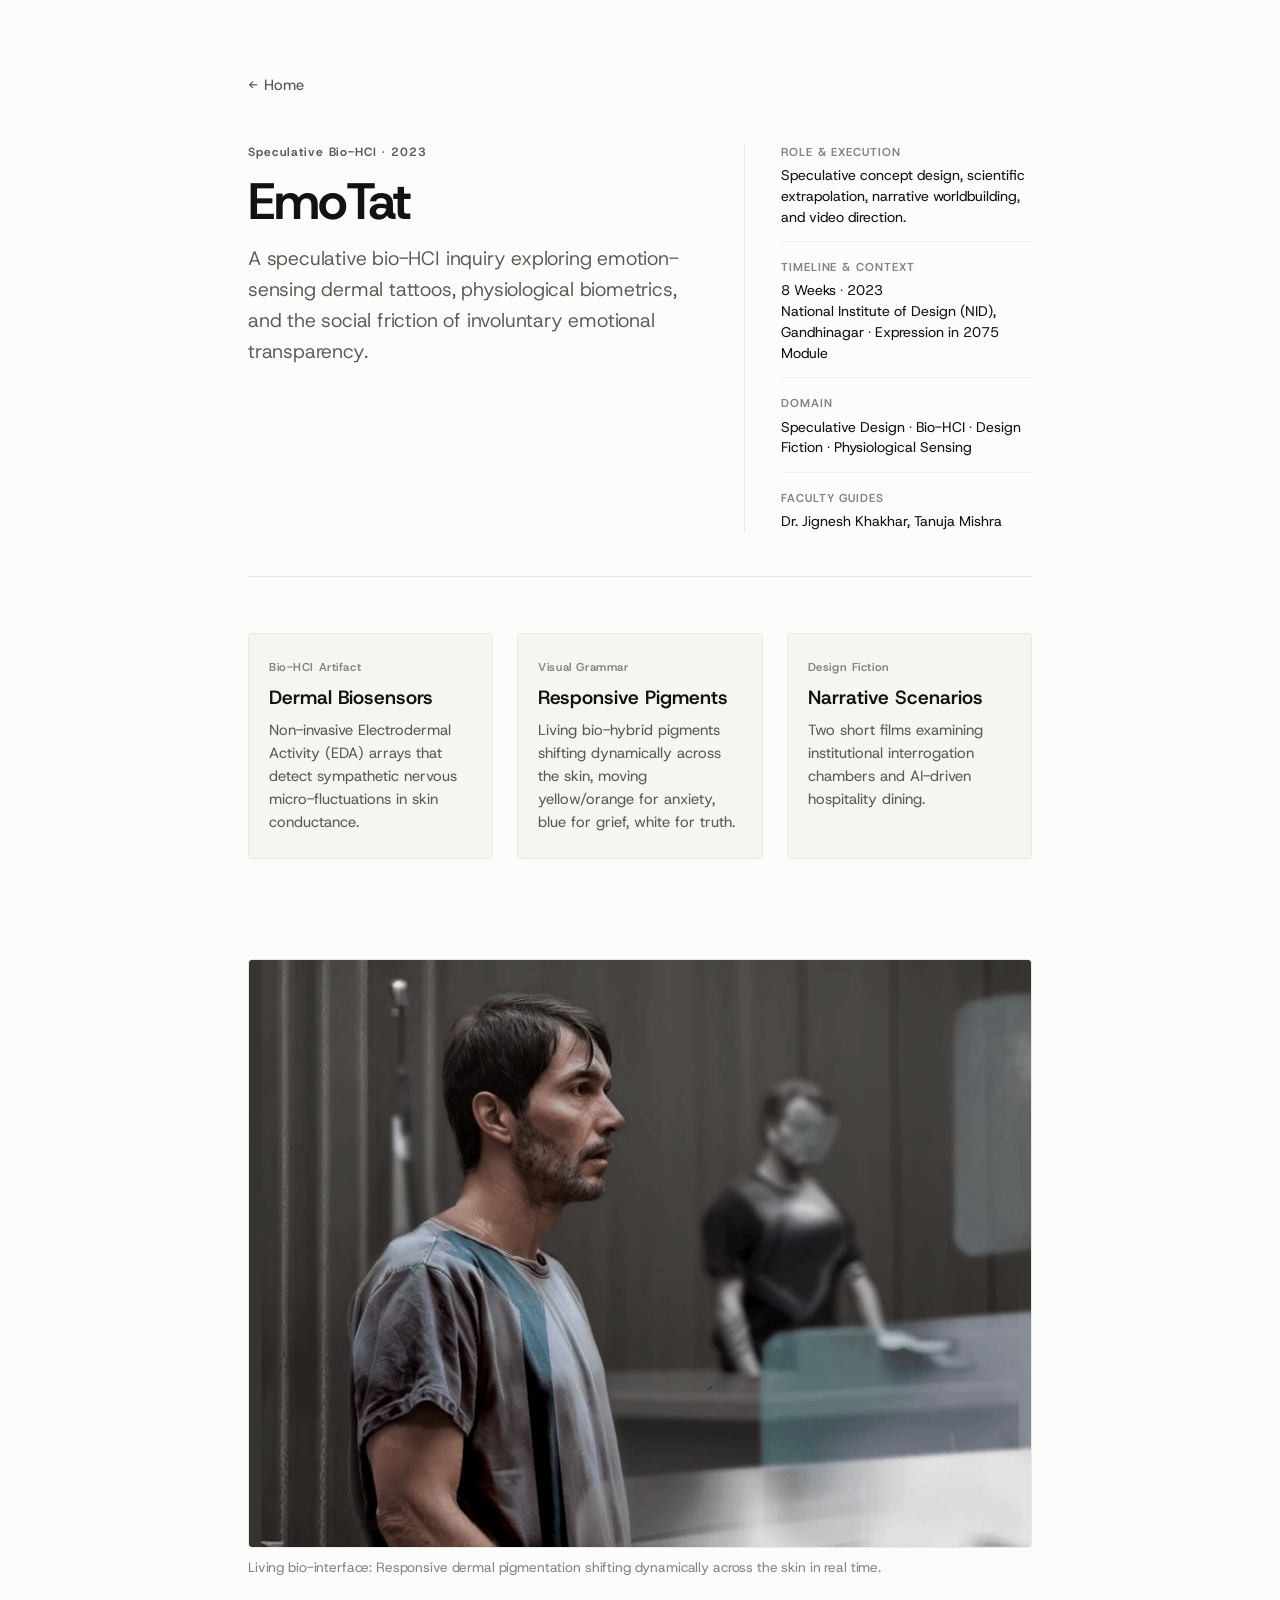
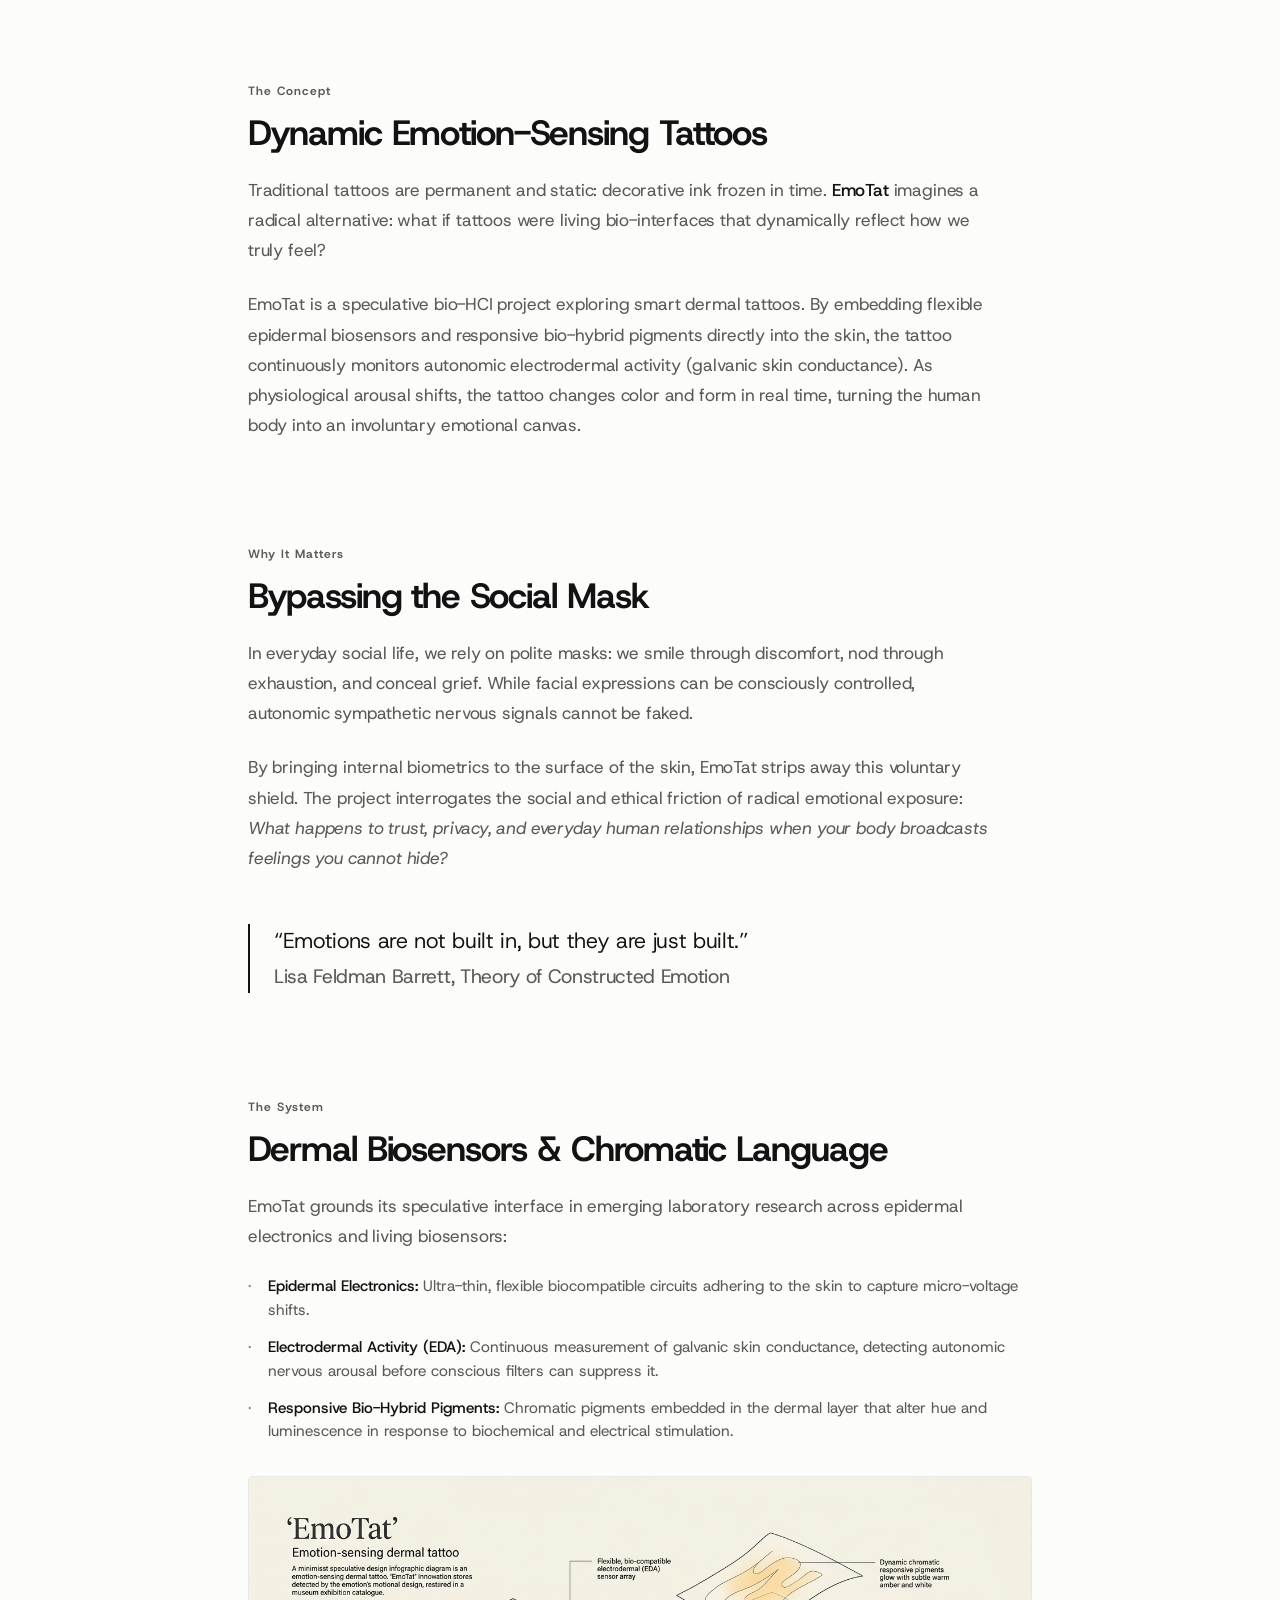
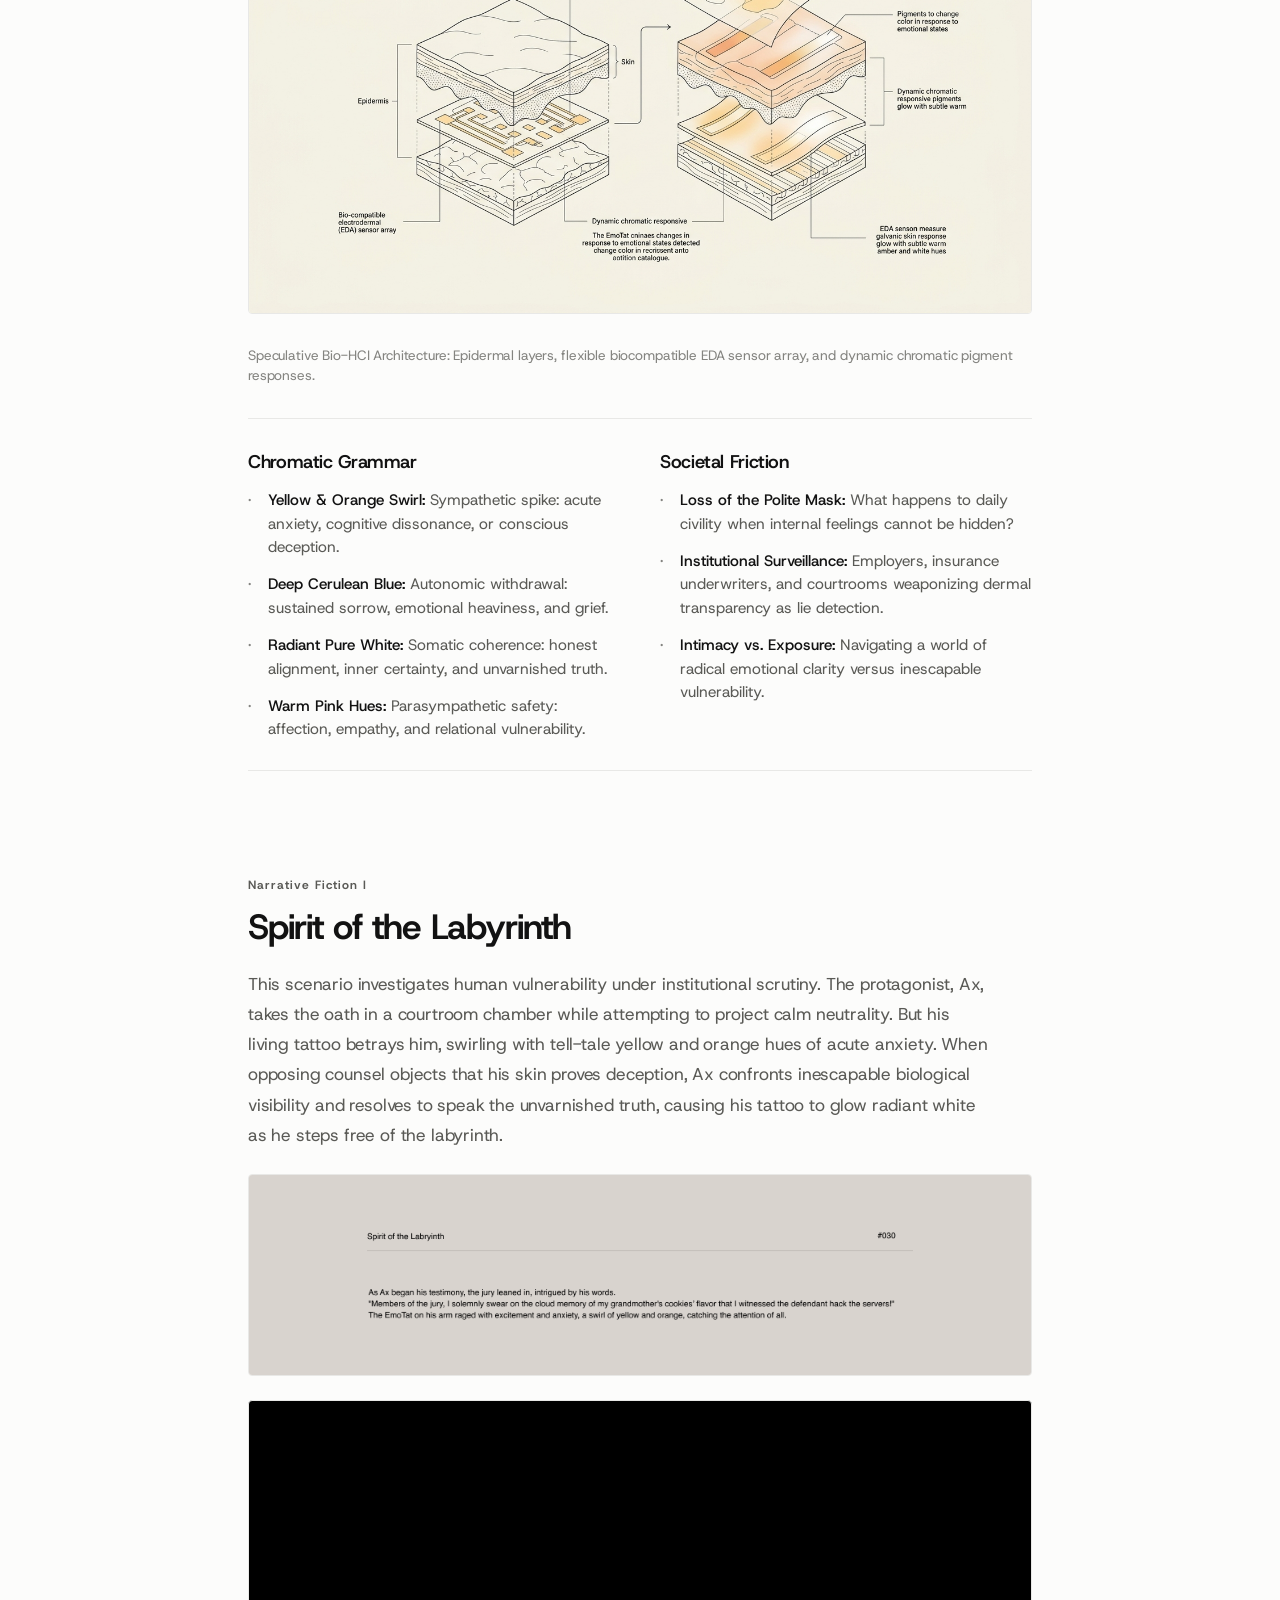
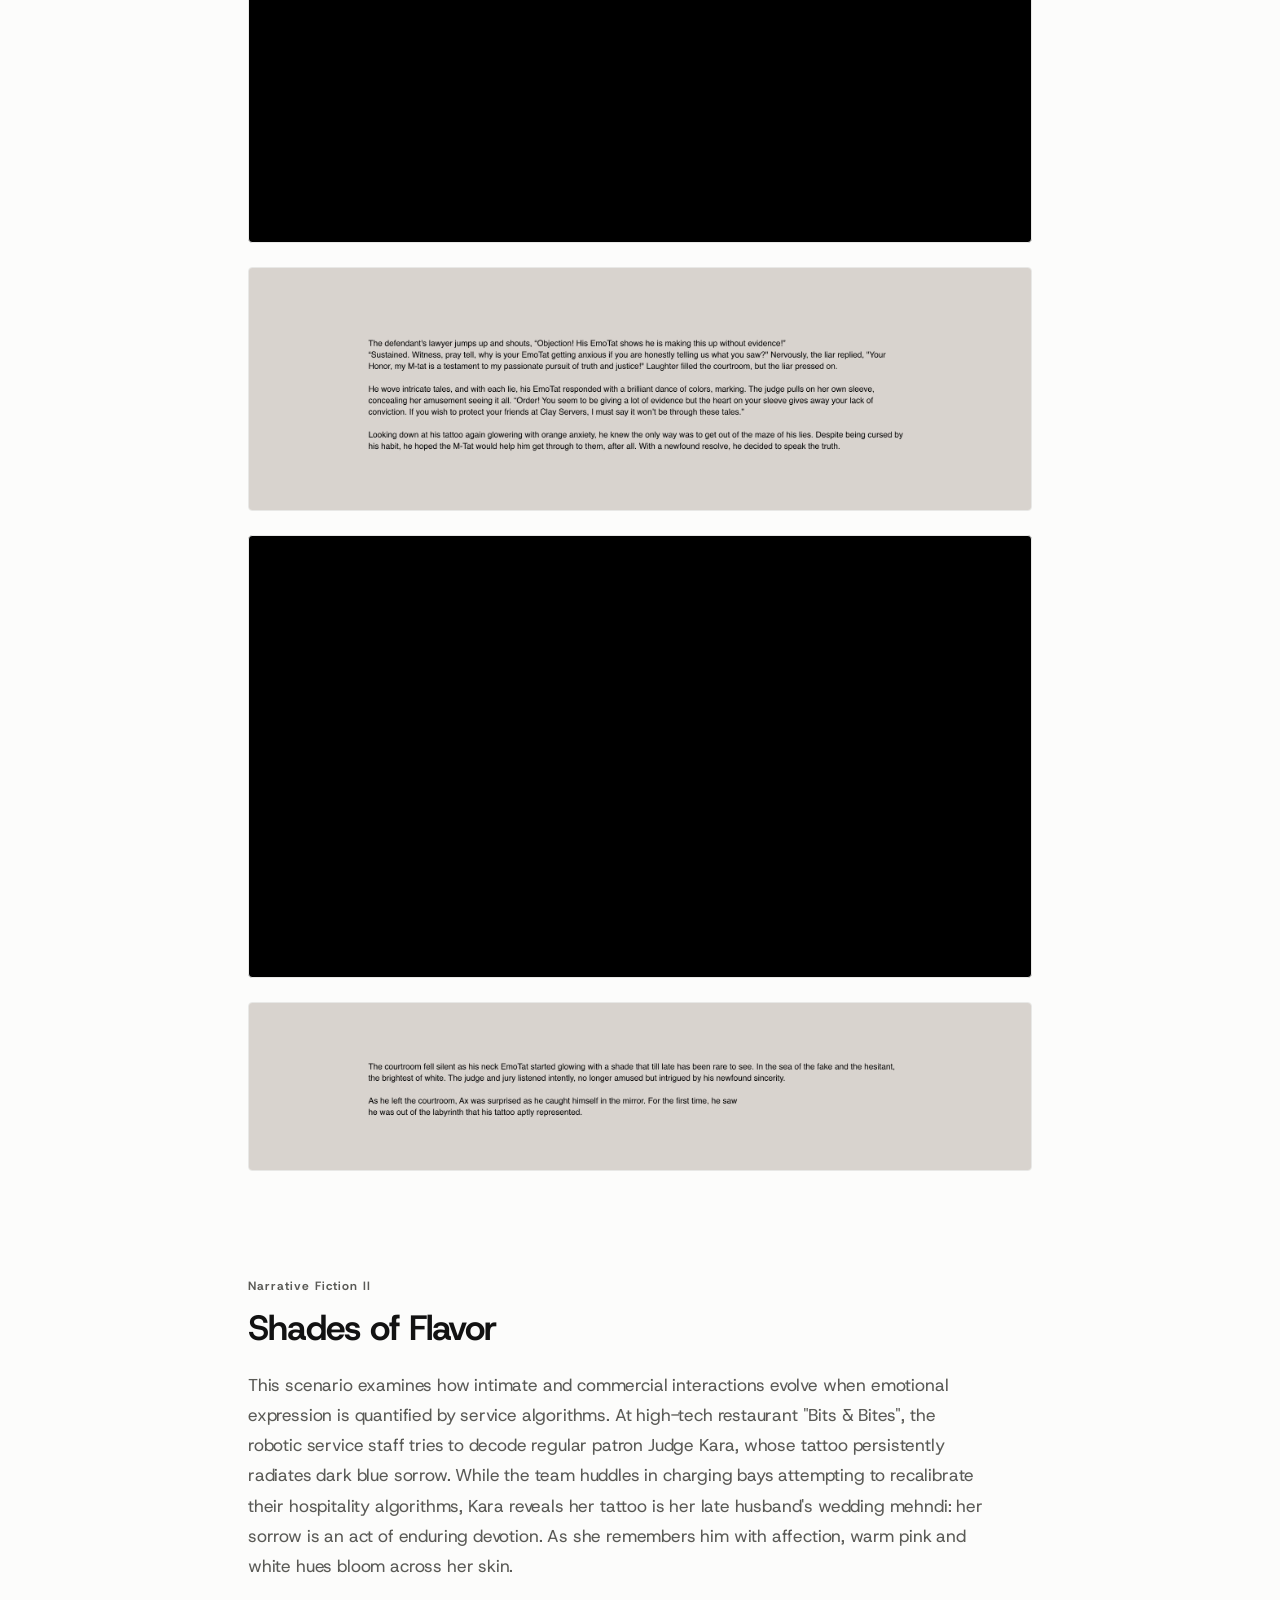
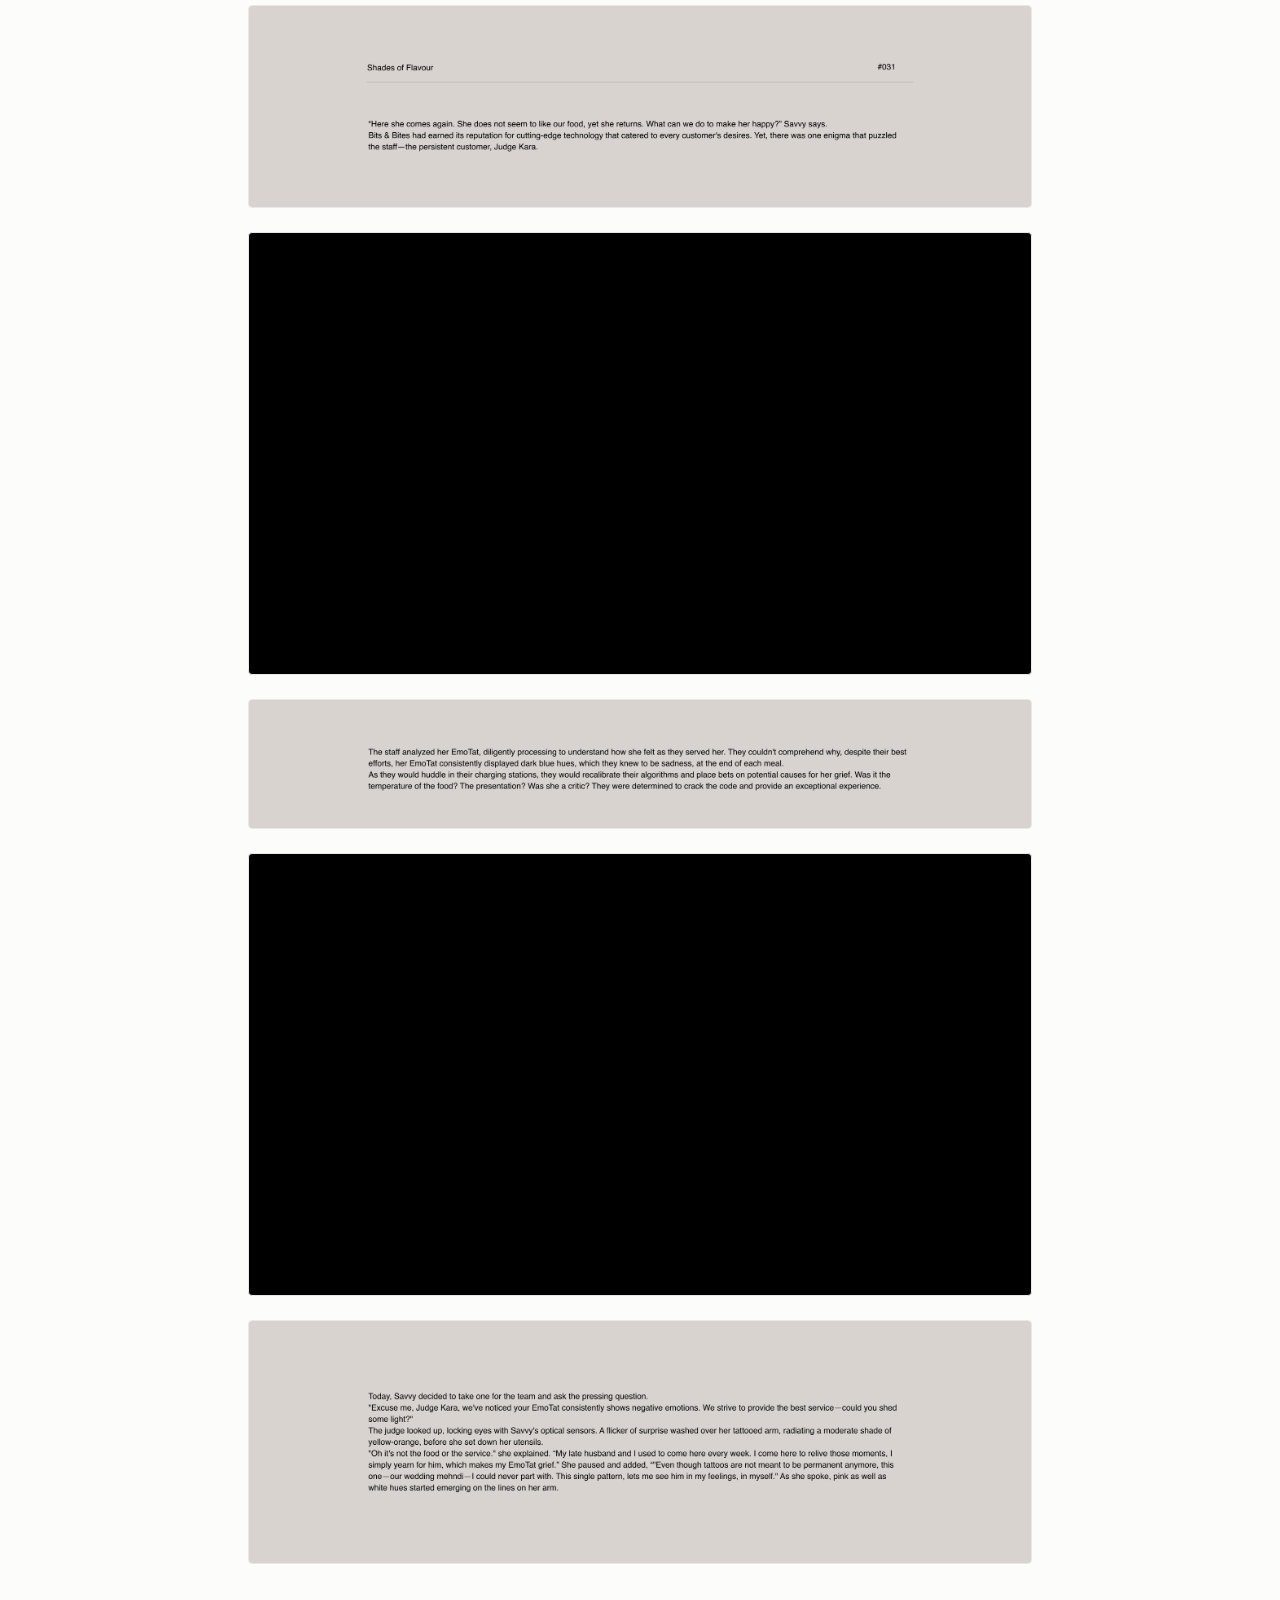
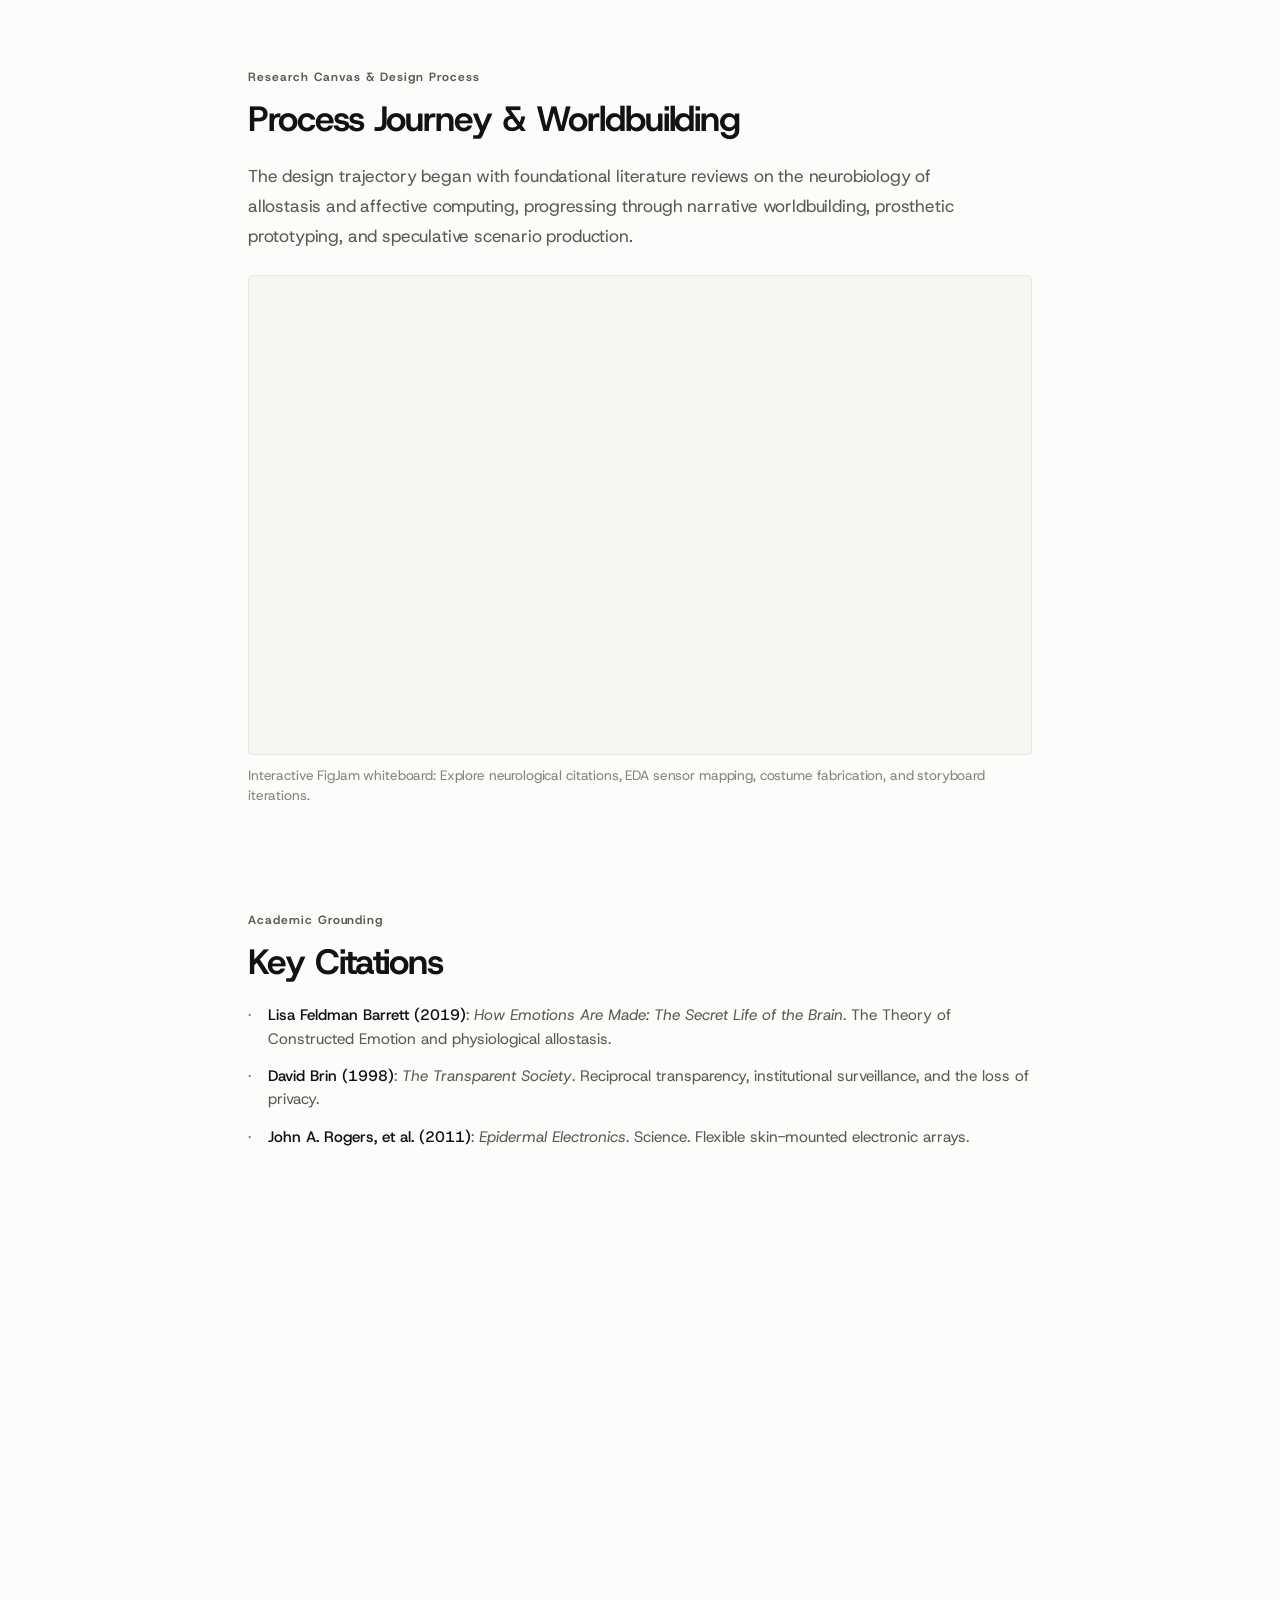
<file: emotat.html>
<!DOCTYPE html>
<html lang="en">
<head>
  <meta charset="UTF-8">
  <meta name="viewport" content="width=device-width, initial-scale=1.0">
  <title>EmoTat · Nishtha Singhal</title>
  <meta name="description" content="EmoTat: A speculative design inquiry exploring emotion-sensing tattoos, electrodermal biometrics, and involuntary affective transparency.">
  
  <!-- Modern Typefaces: Geist & Host Grotesk -->
  <link rel="preconnect" href="https://fonts.googleapis.com">
  <link rel="preconnect" href="https://fonts.gstatic.com" crossorigin>
  <link href="https://fonts.googleapis.com/css2?family=Geist:wght@300;400;500;600;700&family=Host+Grotesk:wght@300;400;500;600;700&display=swap" rel="stylesheet">
  
  <link rel="stylesheet" href="style.css">
</head>
<body>

  <main class="page-container">

    <!-- Top Navigation -->
    <nav class="case-nav fade-in">
      <a href="index.html" class="back-link">
        <span class="back-arrow" aria-hidden="true">←</span>
        <span>Home</span>
      </a>
    </nav>

    <!-- Case Header -->
    <header class="case-header fade-in">
      <div class="case-header-intro">
        <span class="eyebrow-label">Speculative Bio-HCI · 2023</span>
        <h1 class="case-title">EmoTat</h1>
        <p class="case-subtitle">
          A speculative bio-HCI inquiry exploring emotion-sensing dermal tattoos, physiological biometrics, and the social friction of involuntary emotional transparency.
        </p>
      </div>

      <div class="case-meta-grid">
        <div class="meta-item">
          <span class="meta-label">Role &amp; Execution</span>
          <span class="meta-value">Speculative concept design, scientific extrapolation, narrative worldbuilding, and video direction.</span>
        </div>
        <div class="meta-item">
          <span class="meta-label">Timeline &amp; Context</span>
          <span class="meta-value">8 Weeks · 2023<br>National Institute of Design (NID), Gandhinagar · Expression in 2075 Module</span>
        </div>
        <div class="meta-item">
          <span class="meta-label">Domain</span>
          <span class="meta-value">Speculative Design · Bio-HCI · Design Fiction · Physiological Sensing</span>
        </div>
        <div class="meta-item">
          <span class="meta-label">Faculty Guides</span>
          <span class="meta-value">Dr. Jignesh Khakhar, Tanuja Mishra</span>
        </div>
      </div>
    </header>

    <!-- Studio Takeaways Strip -->
    <section class="case-section fade-in">
      <div class="takeaways-strip">
        <div class="takeaway-item">
          <span class="takeaway-tag">Bio-HCI Artifact</span>
          <h3 class="takeaway-heading">Dermal Biosensors</h3>
          <p class="takeaway-text">Non-invasive Electrodermal Activity (EDA) arrays that detect sympathetic nervous micro-fluctuations in skin conductance.</p>
        </div>
        <div class="takeaway-item">
          <span class="takeaway-tag">Visual Grammar</span>
          <h3 class="takeaway-heading">Responsive Pigments</h3>
          <p class="takeaway-text">Living bio-hybrid pigments shifting dynamically across the skin, moving yellow/orange for anxiety, blue for grief, white for truth.</p>
        </div>
        <div class="takeaway-item">
          <span class="takeaway-tag">Design Fiction</span>
          <h3 class="takeaway-heading">Narrative Scenarios</h3>
          <p class="takeaway-text">Two short films examining institutional interrogation chambers and AI-driven hospitality dining.</p>
        </div>
      </div>
    </section>

    <!-- Lead Visual: Looping Living Prototype GIF -->
    <section class="case-section fade-in">
      <div class="media-frame">
        <img 
          src="assets/spirit-of-the-labyrinth.gif" 
          alt="Spirit of the Labyrinth: Living emotion-sensing dermal tattoo shifting in real time on the skin" 
          loading="eager"
        >
      </div>
      <p class="media-caption">Living bio-interface: Responsive dermal pigmentation shifting dynamically across the skin in real time.</p>
    </section>

    <!-- The Concept: What is EmoTat? (Describe what the project is first) -->
    <section class="case-section fade-in">
      <span class="section-label">The Concept</span>
      <h2 class="section-heading">Dynamic Emotion-Sensing Tattoos</h2>
      <p class="body-paragraph">
        Traditional tattoos are permanent and static: decorative ink frozen in time. <strong>EmoTat</strong> imagines a radical alternative: what if tattoos were living bio-interfaces that dynamically reflect how we truly feel?
      </p>
      <p class="body-paragraph">
        EmoTat is a speculative bio-HCI project exploring smart dermal tattoos. By embedding flexible epidermal biosensors and responsive bio-hybrid pigments directly into the skin, the tattoo continuously monitors autonomic electrodermal activity (galvanic skin conductance). As physiological arousal shifts, the tattoo changes color and form in real time, turning the human body into an involuntary emotional canvas.
      </p>
    </section>

    <!-- Why It Matters: Bypassing the Social Mask -->
    <section class="case-section fade-in">
      <span class="section-label">Why It Matters</span>
      <h2 class="section-heading">Bypassing the Social Mask</h2>
      <p class="body-paragraph">
        In everyday social life, we rely on polite masks: we smile through discomfort, nod through exhaustion, and conceal grief. While facial expressions can be consciously controlled, autonomic sympathetic nervous signals cannot be faked.
      </p>
      <p class="body-paragraph">
        By bringing internal biometrics to the surface of the skin, EmoTat strips away this voluntary shield. The project interrogates the social and ethical friction of radical emotional exposure: <em>What happens to trust, privacy, and everyday human relationships when your body broadcasts feelings you cannot hide?</em>
      </p>

      <blockquote class="quote-block">
        <p class="quote-text">
          “Emotions are not built in, but they are just built.”<br>
          <span style="font-size: 0.9em; color: var(--color-text-secondary); font-weight: 400;">Lisa Feldman Barrett, Theory of Constructed Emotion</span>
        </p>
      </blockquote>
    </section>

    <!-- The System & Chromatic Language -->
    <section class="case-section fade-in">
      <span class="section-label">The System</span>
      <h2 class="section-heading">Dermal Biosensors &amp; Chromatic Language</h2>
      <p class="body-paragraph">
        EmoTat grounds its speculative interface in emerging laboratory research across epidermal electronics and living biosensors:
      </p>
      <ul class="comparison-list" style="margin-bottom: 1.5rem;">
        <li><strong>Epidermal Electronics:</strong> Ultra-thin, flexible biocompatible circuits adhering to the skin to capture micro-voltage shifts.</li>
        <li><strong>Electrodermal Activity (EDA):</strong> Continuous measurement of galvanic skin conductance, detecting autonomic nervous arousal before conscious filters can suppress it.</li>
        <li><strong>Responsive Bio-Hybrid Pigments:</strong> Chromatic pigments embedded in the dermal layer that alter hue and luminescence in response to biochemical and electrical stimulation.</li>
      </ul>

      <!-- Speculative Infographic Diagram -->
      <div class="media-frame" style="margin: 2rem 0;">
        <img 
          src="assets/emotat-infographic.jpg" 
          alt="Speculative design infographic showing epidermal layer, flexible bio-compatible EDA array, and dynamic chromatic pigment responses" 
          loading="lazy"
        >
      </div>
      <p class="media-caption">Speculative Bio-HCI Architecture: Epidermal layers, flexible biocompatible EDA sensor array, and dynamic chromatic pigment responses.</p>

      <div class="comparison-grid" style="margin-top: 2rem;">
        <div>
          <h3 class="comparison-col-title">Chromatic Grammar</h3>
          <ul class="comparison-list">
            <li><strong>Yellow &amp; Orange Swirl:</strong> Sympathetic spike: acute anxiety, cognitive dissonance, or conscious deception.</li>
            <li><strong>Deep Cerulean Blue:</strong> Autonomic withdrawal: sustained sorrow, emotional heaviness, and grief.</li>
            <li><strong>Radiant Pure White:</strong> Somatic coherence: honest alignment, inner certainty, and unvarnished truth.</li>
            <li><strong>Warm Pink Hues:</strong> Parasympathetic safety: affection, empathy, and relational vulnerability.</li>
          </ul>
        </div>
        <div>
          <h3 class="comparison-col-title">Societal Friction</h3>
          <ul class="comparison-list">
            <li><strong>Loss of the Polite Mask:</strong> What happens to daily civility when internal feelings cannot be hidden?</li>
            <li><strong>Institutional Surveillance:</strong> Employers, insurance underwriters, and courtrooms weaponizing dermal transparency as lie detection.</li>
            <li><strong>Intimacy vs. Exposure:</strong> Navigating a world of radical emotional clarity versus inescapable vulnerability.</li>
          </ul>
        </div>
      </div>
    </section>

    <!-- Narrative Fiction Scenarios: Part 1 -->
    <section class="case-section fade-in">
      <span class="section-label">Narrative Fiction I</span>
      <h2 class="section-heading">Spirit of the Labyrinth</h2>
      <p class="body-paragraph">
        This scenario investigates human vulnerability under institutional scrutiny. The protagonist, Ax, takes the oath in a courtroom chamber while attempting to project calm neutrality. But his living tattoo betrays him, swirling with tell-tale yellow and orange hues of acute anxiety. When opposing counsel objects that his skin proves deception, Ax confronts inescapable biological visibility and resolves to speak the unvarnished truth, causing his tattoo to glow radiant white as he steps free of the labyrinth.
      </p>

      <!-- Frame 1 -->
      <div class="media-frame" style="margin-top: 1.5rem;">
        <img 
          src="assets/emotat-lab-1.png" 
          alt="Spirit of the Labyrinth: Testimony opening under oath" 
          loading="lazy"
        >
      </div>

      <!-- Video 1 -->
      <div class="video-frame" style="margin-top: 1.5rem;">
        <iframe 
          src="https://www.youtube.com/embed/Csq6nuTyLKc?rel=0&amp;controls=1&amp;autoplay=0&amp;mute=0&amp;vq=hd1080&amp;hd=1" 
          title="Spirit of the Labyrinth | Part I" 
          allow="accelerometer; autoplay; clipboard-write; encrypted-media; gyroscope; picture-in-picture" 
          allowfullscreen>
        </iframe>
      </div>

      <!-- Frame 2 -->
      <div class="media-frame" style="margin-top: 1.5rem;">
        <img 
          src="assets/emotat-lab-2.png" 
          alt="Spirit of the Labyrinth: Courtroom objection and inner conflict" 
          loading="lazy"
        >
      </div>

      <!-- Video 2 -->
      <div class="video-frame" style="margin-top: 1.5rem;">
        <iframe 
          src="https://www.youtube.com/embed/Gwh4PE1O7DY?rel=0&amp;controls=1&amp;autoplay=0&amp;mute=0&amp;vq=hd1080&amp;hd=1" 
          title="Spirit of the Labyrinth | Part II" 
          allow="accelerometer; autoplay; clipboard-write; encrypted-media; gyroscope; picture-in-picture" 
          allowfullscreen>
        </iframe>
      </div>

      <!-- Frame 3 -->
      <div class="media-frame" style="margin-top: 1.5rem;">
        <img 
          src="assets/emotat-lab-3.png" 
          alt="Spirit of the Labyrinth: Climax and resolution" 
          loading="lazy"
        >
      </div>
    </section>

    <!-- Narrative Fiction Scenarios: Part 2 -->
    <section class="case-section fade-in">
      <span class="section-label">Narrative Fiction II</span>
      <h2 class="section-heading">Shades of Flavor</h2>
      <p class="body-paragraph">
        This scenario examines how intimate and commercial interactions evolve when emotional expression is quantified by service algorithms. At high-tech restaurant "Bits &amp; Bites", the robotic service staff tries to decode regular patron Judge Kara, whose tattoo persistently radiates dark blue sorrow. While the team huddles in charging bays attempting to recalibrate their hospitality algorithms, Kara reveals her tattoo is her late husband's wedding mehndi: her sorrow is an act of enduring devotion. As she remembers him with affection, warm pink and white hues bloom across her skin.
      </p>

      <!-- Frame 1 -->
      <div class="media-frame" style="margin-top: 1.5rem;">
        <img 
          src="assets/emotat-shades-1.png" 
          alt="Shades of Flavor: The persistent customer" 
          loading="lazy"
        >
      </div>

      <!-- Video 1 -->
      <div class="video-frame" style="margin-top: 1.5rem;">
        <iframe 
          src="https://www.youtube.com/embed/Z4EeJ27WU14?rel=0&amp;controls=1&amp;autoplay=0&amp;mute=0&amp;vq=hd1080&amp;hd=1" 
          title="Shades of Flavor | Part I" 
          allow="accelerometer; autoplay; clipboard-write; encrypted-media; gyroscope; picture-in-picture" 
          allowfullscreen>
        </iframe>
      </div>

      <!-- Frame 2 -->
      <div class="media-frame" style="margin-top: 1.5rem;">
        <img 
          src="assets/emotat-shades-2.png" 
          alt="Shades of Flavor: Algorithmic recalibration" 
          loading="lazy"
        >
      </div>

      <!-- Video 2 -->
      <div class="video-frame" style="margin-top: 1.5rem;">
        <iframe 
          src="https://www.youtube.com/embed/KAqwCRd1REQ?rel=0&amp;controls=1&amp;autoplay=0&amp;mute=0&amp;vq=hd1080&amp;hd=1" 
          title="Shades of Flavor | Part II" 
          allow="accelerometer; autoplay; clipboard-write; encrypted-media; gyroscope; picture-in-picture" 
          allowfullscreen>
        </iframe>
      </div>

      <!-- Frame 3 -->
      <div class="media-frame" style="margin-top: 1.5rem;">
        <img 
          src="assets/emotat-shades-3.png" 
          alt="Shades of Flavor: Climax and resolution" 
          loading="lazy"
        >
      </div>
    </section>

    <!-- Process & FigJam Embed -->
    <section class="case-section fade-in">
      <span class="section-label">Research Canvas &amp; Design Process</span>
      <h2 class="section-heading">Process Journey &amp; Worldbuilding</h2>
      <p class="body-paragraph">
        The design trajectory began with foundational literature reviews on the neurobiology of allostasis and affective computing, progressing through narrative worldbuilding, prosthetic prototyping, and speculative scenario production.
      </p>
      <div class="embed-frame">
        <iframe 
          src="https://www.figma.com/embed?embed_host=share&url=https%3A%2F%2Fwww.figma.com%2Ffile%2FZmZbFOD9GI6KaatNPPkKu2%2FDP-3-Speculation%3Ftype%3Dwhiteboard%26node-id%3D0%253A1%26t%3DvBcIqbYuO3ru1c7X-1" 
          title="FigJam Speculative Process Whiteboard"
          allowfullscreen>
        </iframe>
      </div>
      <p class="media-caption">Interactive FigJam whiteboard: Explore neurological citations, EDA sensor mapping, costume fabrication, and storyboard iterations.</p>
    </section>

    <!-- Critical Literature & References -->
    <section class="case-section fade-in">
      <span class="section-label">Academic Grounding</span>
      <h2 class="section-heading">Key Citations</h2>
      <ul class="comparison-list">
        <li><strong>Lisa Feldman Barrett (2019)</strong>: <em>How Emotions Are Made: The Secret Life of the Brain</em>. The Theory of Constructed Emotion and physiological allostasis.</li>
        <li><strong>David Brin (1998)</strong>: <em>The Transparent Society</em>. Reciprocal transparency, institutional surveillance, and the loss of privacy.</li>
        <li><strong>John A. Rogers, et al. (2011)</strong>: <em>Epidermal Electronics</em>. Science. Flexible skin-mounted electronic arrays.</li>
      </ul>
    </section>

    <!-- Project Pagination Nav -->
    <nav class="pagination-nav fade-in" aria-label="Project Navigation">
      <a href="sonder.html" class="pagination-item">
        <span class="pagination-label">Previous Project</span>
        <span class="pagination-title">← Sonder</span>
      </a>
      <a href="aica.html" class="pagination-item next">
        <span class="pagination-label">Next Project</span>
        <span class="pagination-title">AICA ↗</span>
      </a>
    </nav>

    <!-- Bottom Footer -->
    <footer class="portfolio-footer fade-in">
      <div class="footer-inner">
        <p class="footer-callout">
          Open to conversations about interactive and experience&nbsp;design
        </p>
        <nav class="footer-contacts" aria-label="Contact links">
          <a href="mailto:nishthasinghal.in@gmail.com" class="contact-link">
            <span>nishthasinghal.in@gmail.com</span>
            <span class="link-arrow" aria-hidden="true">↗</span>
          </a>
          <a href="https://www.linkedin.com/in/nishthasinghal12/" target="_blank" rel="noopener noreferrer" class="contact-link">
            <span>LinkedIn</span>
            <span class="link-arrow" aria-hidden="true">↗</span>
          </a>
        </nav>
      </div>
    </footer>

  </main>

  <script src="script.js"></script>
</body>
</html>
</file>
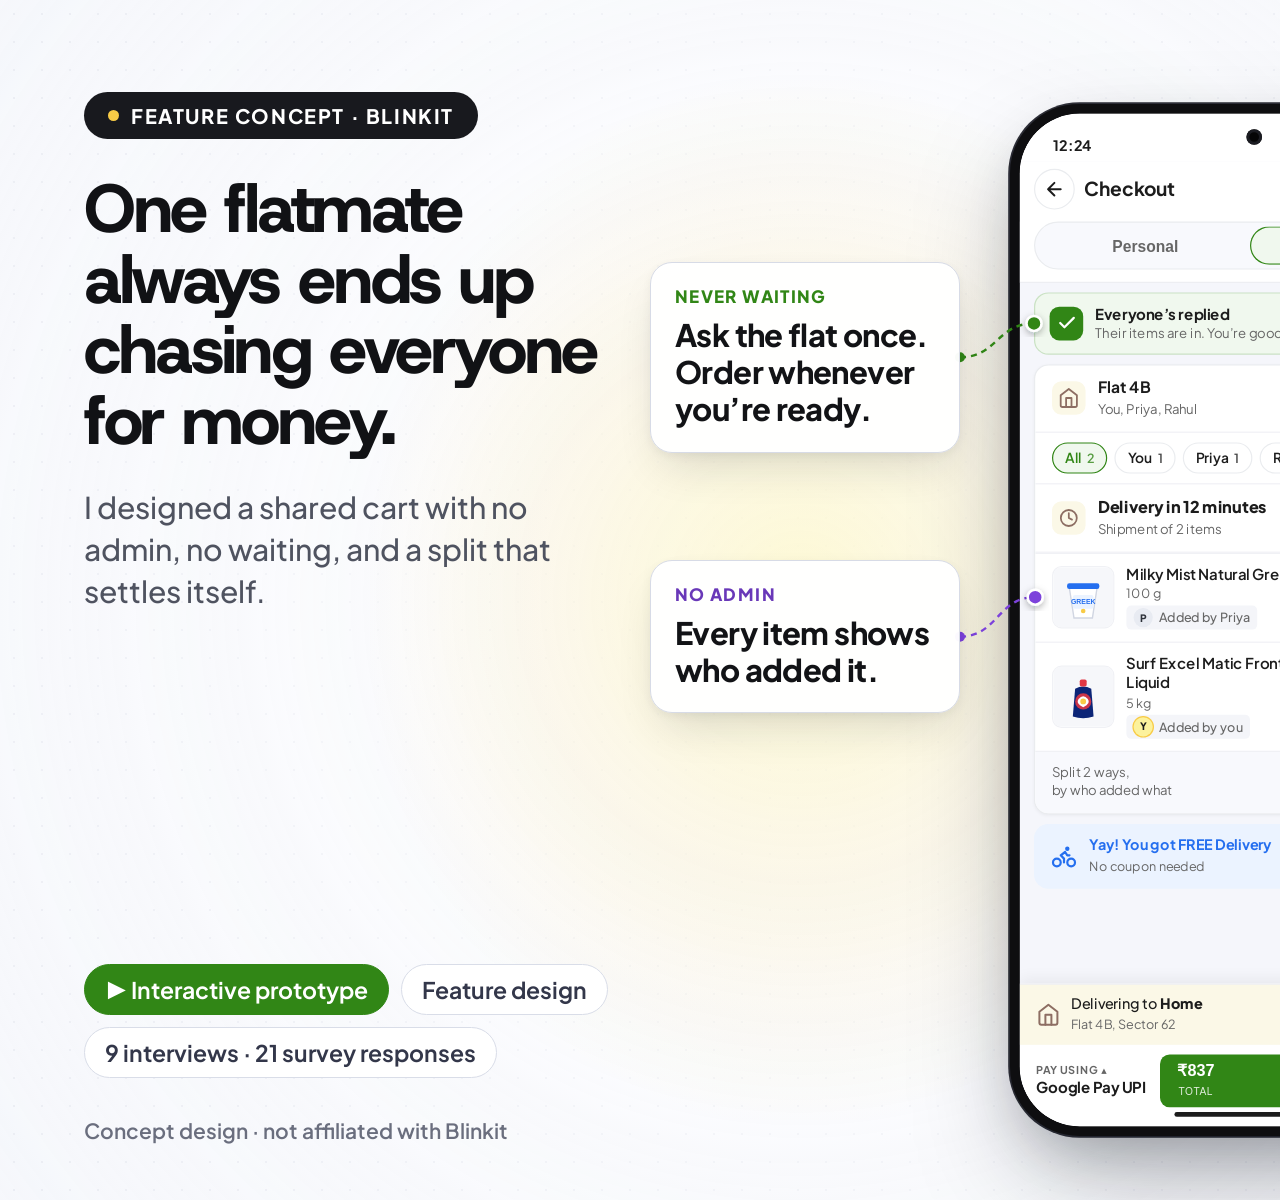
<file: home_card.html>
<!DOCTYPE html>
<html lang="en">
<head>
<meta charset="UTF-8">
<meta name="viewport" content="width=device-width, initial-scale=1.0">
<title>Blinkit Household Cart — Home Card</title>
<link rel="preconnect" href="https://fonts.googleapis.com">
<link rel="preconnect" href="https://fonts.gstatic.com" crossorigin>
<link href="https://fonts.googleapis.com/css2?family=Plus+Jakarta+Sans:wght@400;500;600;700;800&family=Host+Grotesk:wght@600;700;800&display=swap" rel="stylesheet">
<style>
  *, *::before, *::after { 
    box-sizing: border-box; 
    margin: 0; 
    padding: 0; 
    -webkit-user-select: none !important;
    user-select: none !important;
    outline: none !important;
  }
  ::selection {
    background: transparent !important;
    color: inherit !important;
  }
  ::-moz-selection {
    background: transparent !important;
    color: inherit !important;
  }
  body {
    width: 1600px;
    height: 1200px;
    overflow: hidden;
    background: #F8F9FC;
    font-family: 'Plus Jakarta Sans', system-ui, -apple-system, sans-serif;
    color: #1C1C1C;
    position: relative;
    -webkit-font-smoothing: antialiased;
  }

  /* Blueprint Grid Background */
  .grid-bg {
    position: absolute;
    inset: 0;
    background-image: 
      radial-gradient(circle at 50% 50%, rgba(255,255,255,0.96) 0%, rgba(244,246,251,0.65) 100%),
      radial-gradient(#D5D8E4 1.1px, transparent 1.1px);
    background-size: 100% 100%, 28px 28px;
    opacity: 0.9;
    pointer-events: none;
  }

  /* Soft Ambient Halo behind Phone */
  .halo {
    position: absolute;
    left: 50%;
    top: 50%;
    transform: translate(-50%, -50%);
    width: 860px;
    height: 1040px;
    background: radial-gradient(ellipse at center, rgba(252, 242, 157, 0.42) 0%, rgba(248, 203, 70, 0.1) 42%, transparent 72%);
    pointer-events: none;
    z-index: 1;
  }

  /* Top Left Header */
  .header-block {
    position: absolute;
    top: 44px;
    left: 76px;
    z-index: 10;
  }
  .header-pill {
    display: inline-flex;
    align-items: center;
    gap: 8px;
    padding: 6px 14px;
    background: #18191E;
    color: #FFFFFF;
    border-radius: 999px;
    font-size: 11px;
    font-weight: 750;
    letter-spacing: 0.08em;
    text-transform: uppercase;
    box-shadow: 0 4px 12px rgba(0,0,0,0.08);
  }
  .header-pill .pill-dot {
    width: 7px;
    height: 7px;
    border-radius: 50%;
    background: #F8CB46;
  }
  .header-title {
    font-family: 'Host Grotesk', 'Plus Jakarta Sans', sans-serif;
    font-size: 34px;
    font-weight: 800;
    letter-spacing: -0.03em;
    margin-top: 12px;
    color: #111215;
  }
  .header-sub {
    font-size: 14.5px;
    color: #646876;
    margin-top: 4px;
    font-weight: 500;
  }

  /* ================= DEVICE & PHONE CONTAINER ================= */
  /* Mathematical concentricity: Outer frame 58px radius with 8px border -> Inner screen 50px radius (58 - 8 = 50) */
  .device-container {
    position: absolute;
    left: 1010px;
    top: 104px;
    width: 406px;
    height: 860px;
    z-index: 5;
    transform: scale(1.2);
    transform-origin: top left;
  }

  .device {
    width: 406px;
    height: 860px;
    border: 8px solid #0E0E10;
    border-radius: 58px;
    background: #0E0E10;
    position: relative;
    overflow: hidden;
    box-shadow: 
      0 42px 95px -18px rgba(12, 16, 28, 0.35),
      0 18px 45px -10px rgba(12, 16, 28, 0.18),
      0 0 0 1.5px #2E2F38;
  }

  .device .cam {
    position: absolute;
    z-index: 200;
    top: 13px;
    left: 50%;
    width: 13px;
    height: 13px;
    margin-left: -6.5px;
    border-radius: 50%;
    background: #050506;
    box-shadow: inset 0 0 0 2.5px #1b1c22;
    pointer-events: none;
  }

  .device .homebar {
    position: absolute;
    z-index: 200;
    bottom: 8px;
    left: 50%;
    width: 132px;
    height: 4.5px;
    margin-left: -66px;
    border-radius: 3px;
    background: #1C1C1C;
    pointer-events: none;
  }

  /* ================= INNER PHONE SCREEN ================= */
  .phone {
    --bkt-brand-primary: #318616;
    --bkt-brand-primary-hover: #276e11;
    --bkt-brand-primary-tint: #F0F8EE;
    --bkt-brand-yellow: #FCF29D;
    --bkt-brand-yellow-dark: #F8CB46;
    --bkt-brand-yellow-subtle: #FBF8E7;
    --bkt-savings-blue: #256FEF;
    --bkt-savings-blue-tint: #EBF3FF;
    --bkt-canvas: #F5F6FB;
    --bkt-surface: #FFFFFF;
    --bkt-surface-secondary: #F8F9FD;
    --bkt-border: #EAECEF;
    --bkt-border-subtle: #F0F1F5;
    --bkt-text-primary: #1C1C1C;
    --bkt-text-secondary: #666666;
    --bkt-text-tertiary: #8F92A1;
    --bkt-info-bg: #FDF9E7;
    --bkt-info-border: #F5E8B7;
    --bkt-info-text: #795548;
    --bkt-info-sub: #8D6E63;
    --bkt-shadow-card: 0 1px 3px rgba(0,0,0,.05);

    width: 390px;
    height: 844px;
    border-radius: 50px;
    overflow: hidden;
    background: var(--bkt-canvas);
    color: var(--bkt-text-primary);
    position: absolute;
    top: 0;
    left: 0;
    display: flex;
    flex-direction: column;
    font-size: 13px;
    line-height: 1.35;
  }

  /* Status Bar */
  .sb {
    display: flex;
    justify-content: space-between;
    align-items: center;
    padding: 14px 28px 0;
    font-size: 12px;
    font-weight: 700;
    height: 40px;
    background: var(--bkt-surface);
  }
  .sb span:last-child {
    letter-spacing: 1px;
    font-size: 10px;
  }

  /* Header */
  .hd {
    background: var(--bkt-surface);
    border-bottom: 1px solid var(--bkt-border);
  }
  .hd .bar {
    display: flex;
    align-items: center;
    gap: 8px;
    padding: 6px 12px 10px;
  }
  .hd .back {
    width: 34px;
    height: 34px;
    border-radius: 50%;
    border: 1px solid var(--bkt-border);
    display: grid;
    place-items: center;
    background: var(--bkt-surface);
  }
  .hd h2 {
    font-size: 16px;
    font-weight: 700;
    flex: 1;
  }
  .hd .share {
    display: flex;
    align-items: center;
    gap: 5px;
    font-size: 12px;
    font-weight: 600;
    border: 1px solid var(--bkt-border);
    border-radius: 9999px;
    padding: 0 12px;
    height: 34px;
    background: var(--bkt-surface);
  }

  /* Mode Toggle */
  .mode {
    background: var(--bkt-surface);
    padding: 0 12px 10px;
  }
  .seg {
    display: flex;
    background: var(--bkt-surface-secondary);
    border: 1px solid var(--bkt-border);
    border-radius: 9999px;
    padding: 3px;
    gap: 3px;
    position: relative;
  }
  .seg-pill {
    position: absolute;
    top: 3px;
    bottom: 3px;
    right: 3px;
    width: 50%;
    border-radius: 9999px;
    background: var(--bkt-brand-primary-tint);
    box-shadow: inset 0 0 0 1px var(--bkt-brand-primary);
  }
  .seg button {
    flex: 1;
    height: 32px;
    border-radius: 9999px;
    font-size: 13px;
    font-weight: 700;
    color: var(--bkt-text-secondary);
    position: relative;
    z-index: 1;
    border: none;
    background: none;
    display: flex;
    align-items: center;
    justify-content: center;
    gap: 6px;
  }
  .seg button.on {
    color: var(--bkt-brand-primary);
  }
  .seg button small.sc {
    font-size: 11px;
    font-weight: 700;
    opacity: .75;
  }

  /* Main Body Content */
  .scroll-body {
    flex: 1;
    overflow: hidden;
    padding: 8px 12px 0;
  }

  /* Nudge Banner */
  .nudge {
    display: flex;
    align-items: center;
    gap: 10px;
    border-radius: 12px;
    padding: 9px 12px;
    margin-bottom: 8px;
  }
  .nudge.ok {
    background: var(--bkt-brand-primary-tint);
    border: 1px solid rgba(49, 134, 22, 0.2);
  }
  .nudge .nd-ic {
    width: 28px;
    height: 28px;
    border-radius: 8px;
    display: grid;
    place-items: center;
    background: var(--bkt-brand-primary);
    color: #fff;
    flex-shrink: 0;
  }
  .nd-tx b {
    font-size: 12.5px;
    font-weight: 700;
    display: block;
    color: #1C1C1C;
  }
  .nd-tx small {
    font-size: 11px;
    color: var(--bkt-text-secondary);
    display: block;
  }

  /* Main Card */
  .card {
    background: var(--bkt-surface);
    border: 1px solid var(--bkt-border);
    border-radius: 12px;
    overflow: hidden;
    margin-bottom: 8px;
    box-shadow: var(--bkt-shadow-card);
  }

  .hh-info {
    display: flex;
    align-items: center;
    gap: 10px;
    padding: 10px 14px;
    border-bottom: 1px solid var(--bkt-border-subtle);
  }
  .hh-ic {
    width: 28px;
    height: 28px;
    border-radius: 8px;
    background: var(--bkt-brand-yellow-subtle);
    display: grid;
    place-items: center;
    color: #8D6E63;
    flex-shrink: 0;
  }
  .hh-info b {
    font-size: 13px;
    font-weight: 700;
    display: block;
  }
  .hh-info small {
    font-size: 11px;
    color: var(--bkt-text-secondary);
  }
  .lnk {
    color: var(--bkt-brand-primary);
    font-size: 12px;
    font-weight: 700;
    margin-left: auto;
    background: none;
    border: none;
  }

  /* Chips */
  .chips {
    display: flex;
    gap: 6px;
    padding: 8px 14px;
    border-bottom: 1px solid var(--bkt-border-subtle);
  }
  .chip {
    height: 26px;
    padding: 0 10px;
    border: 1px solid var(--bkt-border);
    border-radius: 9999px;
    font-size: 11.5px;
    font-weight: 600;
    color: var(--bkt-text-primary);
    background: var(--bkt-surface);
    display: flex;
    align-items: center;
    gap: 4px;
  }
  .chip.on {
    background: var(--bkt-brand-primary-tint);
    border-color: var(--bkt-brand-primary);
    color: var(--bkt-brand-primary);
  }
  .chip small {
    font-size: 10.5px;
    opacity: .8;
  }

  /* Delivery Row */
  .ship-h {
    display: flex;
    gap: 10px;
    align-items: center;
    padding: 10px 14px;
    border-bottom: 1px solid var(--bkt-border-subtle);
  }
  .ship-h .clk {
    width: 28px;
    height: 28px;
    border-radius: 8px;
    background: var(--bkt-brand-yellow-subtle);
    display: grid;
    place-items: center;
    color: #8D6E63;
  }
  .ship-h b {
    font-size: 13.5px;
    font-weight: 800;
    display: block;
  }
  .ship-h small {
    font-size: 11px;
    color: var(--bkt-text-secondary);
  }
  .ship-h .act {
    margin-left: auto;
    font-size: 12px;
    font-weight: 700;
    color: var(--bkt-brand-primary);
  }

  /* Item Rows */
  .row-item {
    display: flex;
    gap: 10px;
    padding: 10px 14px;
    border-top: 1px solid var(--bkt-border-subtle);
    align-items: center;
  }
  .thumb {
    width: 52px;
    height: 52px;
    border-radius: 8px;
    border: 1px solid var(--bkt-border-subtle);
    background: #fff;
    display: grid;
    place-items: center;
    flex-shrink: 0;
    overflow: hidden;
  }
  .thumb svg {
    width: 100%;
    height: 100%;
  }
  .ri-info {
    flex: 1;
    min-width: 0;
  }
  .ri-name {
    font-size: 12.5px;
    font-weight: 600;
    line-height: 1.25;
    color: #1C1C1C;
  }
  .ri-unit {
    font-size: 10.5px;
    color: var(--bkt-text-secondary);
    margin-top: 1px;
  }
  .by {
    display: inline-flex;
    align-items: center;
    gap: 5px;
    font-size: 10.5px;
    color: var(--bkt-text-secondary);
    margin-top: 3px;
    font-weight: 500;
    padding: 2px 6px;
    border-radius: 4px;
    background: #F4F5F9;
  }
  .av {
    width: 16px;
    height: 16px;
    border-radius: 50%;
    background: #E8EBF2;
    color: #2D313A;
    font-size: 8.5px;
    font-weight: 800;
    display: inline-grid;
    place-items: center;
    flex-shrink: 0;
  }
  .av.you {
    background: var(--bkt-brand-yellow);
    color: #1C1C1C;
    box-shadow: 0 0 0 1px var(--bkt-brand-yellow-dark);
  }
  .ri-side {
    display: flex;
    flex-direction: column;
    align-items: flex-end;
    gap: 4px;
  }
  .stp {
    width: 74px;
    height: 27px;
    background: var(--bkt-brand-primary);
    color: #fff;
    border-radius: 6px;
    display: flex;
    align-items: center;
    justify-content: space-between;
    padding: 0 4px;
    font-weight: 700;
    font-size: 12px;
  }
  .stp span {
    font-size: 12px;
  }
  .stp button {
    border: none;
    background: none;
    color: #fff;
    font-size: 15px;
    font-weight: 700;
    padding: 0 2px;
  }
  .price {
    text-align: right;
    font-size: 12.5px;
    font-weight: 700;
  }
  .price s {
    font-size: 10.5px;
    font-weight: 400;
    color: var(--bkt-text-tertiary);
    margin-right: 3px;
  }

  /* Split Line */
  .splitline {
    display: flex;
    justify-content: space-between;
    align-items: center;
    padding: 10px 14px;
    background: var(--bkt-surface-secondary);
    border-top: 1px solid var(--bkt-border-subtle);
    font-size: 11px;
    color: var(--bkt-text-secondary);
  }
  .splitline b {
    font-size: 12px;
    color: var(--bkt-text-primary);
  }

  /* Free Delivery Banner */
  .free {
    display: flex;
    gap: 10px;
    align-items: center;
    background: var(--bkt-savings-blue-tint);
    border-radius: 12px;
    padding: 10px 14px;
    margin-bottom: 8px;
    color: var(--bkt-savings-blue);
  }
  .free b {
    font-size: 12px;
    font-weight: 700;
    display: block;
  }
  .free small {
    font-size: 10.5px;
    color: var(--bkt-text-secondary);
  }

  /* Bottom Dock */
  .dock {
    background: var(--bkt-surface);
    border-top: 1px solid var(--bkt-border);
    box-shadow: 0 -4px 12px rgba(0,0,0,.06);
    flex-shrink: 0;
    padding-bottom: 12px;
  }
  .addr-row {
    display: flex;
    align-items: center;
    gap: 9px;
    padding: 8px 14px;
    background: var(--bkt-brand-yellow-subtle);
  }
  .addr-row b {
    font-size: 12px;
    font-weight: 500;
    display: block;
  }
  .addr-row b strong {
    font-weight: 800;
  }
  .addr-row small {
    font-size: 10.5px;
    color: var(--bkt-text-secondary);
  }
  .addr-row .lnk {
    margin-left: auto;
  }
  .pay-row {
    display: flex;
    align-items: center;
    gap: 12px;
    padding: 8px 14px 4px;
  }
  .pay-l small {
    font-size: 9px;
    font-weight: 700;
    letter-spacing: .5px;
    color: var(--bkt-text-secondary);
    display: block;
  }
  .pay-l b {
    font-size: 12.5px;
    font-weight: 700;
  }
  .place {
    flex: 1;
    background: var(--bkt-brand-primary);
    color: #fff;
    border-radius: 8px;
    height: 44px;
    padding: 0 14px;
    display: flex;
    align-items: center;
    justify-content: space-between;
    border: none;
  }
  .place .tot b {
    font-size: 13.5px;
    font-weight: 800;
    display: block;
    line-height: 1.1;
  }
  .place .tot small {
    font-size: 8.5px;
    opacity: .85;
    letter-spacing: .4px;
  }
  .place .cta {
    font-size: 13.5px;
    font-weight: 800;
  }

  /* ================= HOME CARD: read in two seconds ================= */
  .hero-left { position: absolute; left: 84px; top: 92px; width: 530px; z-index: 10; }
  .hero-pill { display: inline-flex; align-items: center; gap: 12px; padding: 11px 24px; background: #18191E; color: #fff; border-radius: 999px; font-size: 20px; font-weight: 750; letter-spacing: 0.08em; text-transform: uppercase; }
  .hero-pill i { width: 11px; height: 11px; border-radius: 50%; background: #F8CB46; display: block; }
  .hero-h { font-family: 'Host Grotesk', 'Plus Jakarta Sans', sans-serif; font-size: 68px; font-weight: 800; letter-spacing: -0.035em; line-height: 1.04; margin-top: 34px; color: #111215; }
  .hero-sub { font-size: 30px; line-height: 1.4; color: #4F5360; margin-top: 30px; font-weight: 500; }
  .hero-chips { position: absolute; left: 84px; bottom: 122px; display: flex; flex-wrap: wrap; gap: 12px; width: 560px; z-index: 10; }
  .hchip { font-size: 23px; font-weight: 650; padding: 10px 20px; border-radius: 999px; background: #fff; border: 1.5px solid #D9DDE8; color: #33374A; }
  .hchip.dark { background: #318616; color: #fff; border-color: #318616; }
  .hero-disc { position: absolute; left: 84px; bottom: 56px; font-size: 21px; color: #6A6E7E; font-weight: 600; z-index: 10; }
  .callout { position: absolute; width: 310px; background: rgba(255,255,255,0.97); border: 1.5px solid #D7DBE6; border-radius: 22px; padding: 22px 24px 24px; box-shadow: 0 22px 46px -14px rgba(18,22,36,0.16), 0 3px 10px rgba(18,22,36,0.05); z-index: 8; }
  .callout .k { font-size: 17px; font-weight: 800; letter-spacing: 0.08em; text-transform: uppercase; color: #318616; }
  .callout .t { font-size: 31px; font-weight: 750; line-height: 1.2; color: #121316; margin-top: 9px; letter-spacing: -0.02em; }
  #co-1 { left: 650px; top: 262px; }
  #co-2 { left: 650px; top: 560px; }
  .annotations-svg { position: absolute; inset: 0; width: 1600px; height: 1200px; z-index: 6; pointer-events: none; }
</style>
</head>
<body>

  <div class="grid-bg"></div>
  <div class="halo"></div>

  <!-- Hero copy -->
  <div class="hero-left">
    <div class="hero-pill"><i></i>Feature concept · Blinkit</div>
    <h1 class="hero-h">One flatmate always ends up chasing everyone for money.</h1>
    <p class="hero-sub">I designed a shared cart with no admin, no waiting, and a split that settles itself.</p>
  </div>
  <div class="hero-chips">
    <span class="hchip dark">▶ Interactive prototype</span>
    <span class="hchip">Feature design</span>
    <span class="hchip">9 interviews · 21 survey responses</span>
  </div>
  <div class="hero-disc">Concept design · not affiliated with Blinkit</div>

  <!-- Center Mockup with Mathematical Concentricity: 58px device outer, 8px border, 50px screen radius -->
  <div class="device-container">
    <div class="device">
      <div class="phone">
        
        <!-- Status Bar -->
        <div class="sb">
          <span>12:24</span>
          <span>■■■ 87%</span>
        </div>

        <!-- Checkout Header -->
        <div class="hd">
          <div class="bar">
            <div class="back">
              <svg width="18" height="18" viewBox="0 0 24 24" fill="none" stroke="currentColor" stroke-width="2.2" stroke-linecap="round" stroke-linejoin="round"><path d="M19 12H5M12 19l-7-7 7-7"/></svg>
            </div>
            <h2>Checkout</h2>
            <div class="back" style="margin-left:auto">
              <svg width="17" height="17" viewBox="0 0 24 24" fill="none" stroke="currentColor" stroke-width="2.2" stroke-linecap="round" stroke-linejoin="round"><circle cx="11" cy="11" r="8"/><path d="m21 21-4.35-4.35"/></svg>
            </div>
            <div class="share">
              <svg width="16" height="16" viewBox="0 0 24 24" fill="none" stroke="currentColor" stroke-width="2.2" stroke-linecap="round" stroke-linejoin="round"><path d="M6 2 3 6v14a2 2 0 0 0 2 2h14a2 2 0 0 0 2-2V6l-3-4Z"/><path d="M3 6h18"/><path d="M16 10a4 4 0 0 1-8 0"/></svg>
              <span>Share</span>
            </div>
          </div>
          <!-- Mode Toggle -->
          <div class="mode">
            <div class="seg" id="target-toggle">
              <span class="seg-pill"></span>
              <button>Personal</button>
              <button class="on">Household <small class="sc">2</small></button>
            </div>
          </div>
        </div>

        <!-- Scrollable Checkout Content -->
        <div class="scroll-body">

          <!-- Coordination Status Banner -->
          <div class="nudge ok" id="target-nudge">
            <span class="nd-ic">
              <svg width="17" height="17" viewBox="0 0 24 24" fill="none" stroke="currentColor" stroke-width="2.6" stroke-linecap="round" stroke-linejoin="round"><polyline points="20 6 9 17 4 12"/></svg>
            </span>
            <div class="nd-tx">
              <b>Everyone’s replied</b>
              <small>Their items are in. You’re good to order.</small>
            </div>
          </div>

          <!-- Main Cart Card -->
          <div class="card">
            <div class="hh-info">
              <span class="hh-ic">
                <svg width="18" height="18" viewBox="0 0 24 24" fill="none" stroke="currentColor" stroke-width="2" stroke-linecap="round" stroke-linejoin="round"><path d="m3 9 9-7 9 7v11a2 2 0 0 1-2 2H5a2 2 0 0 1-2-2z"/><polyline points="9 22 9 12 15 12 15 22"/></svg>
              </span>
              <div>
                <b>Flat 4B</b>
                <small>You, Priya, Rahul</small>
              </div>
              <button class="lnk">Manage</button>
            </div>

            <div class="chips">
              <div class="chip on">All <small>2</small></div>
              <div class="chip">You <small>1</small></div>
              <div class="chip">Priya <small>1</small></div>
              <div class="chip">Rahul <small>0</small></div>
            </div>

            <div class="ship-h">
              <span class="clk">
                <svg width="16" height="16" viewBox="0 0 24 24" fill="none" stroke="currentColor" stroke-width="2.2" stroke-linecap="round" stroke-linejoin="round"><circle cx="12" cy="12" r="10"/><polyline points="12 6 12 12 16 14"/></svg>
              </span>
              <div>
                <b>Delivery in 12 minutes</b>
                <small>Shipment of 2 items</small>
              </div>
              <span class="act">Activity</span>
            </div>

            <!-- Item 1: Added by Priya -->
            <div class="row-item" id="target-attribution">
              <div class="thumb">
                <svg viewBox="0 0 52 52" width="52" height="52">
                  <rect width="52" height="52" fill="#F6F7FA"/>
                  <!-- Yogurt Tub -->
                  <path d="M14 18 L38 18 L34 44 L18 44 Z" fill="#FFFFFF" stroke="#D1D6E2" stroke-width="1.2"/>
                  <rect x="12" y="14" width="28" height="5" rx="2" fill="#256FEF"/>
                  <rect x="17" y="24" width="18" height="12" rx="2" fill="#EBF3FF"/>
                  <text x="26" y="32" font-size="6" font-weight="800" fill="#256FEF" text-anchor="middle" font-family="sans-serif">GREEK</text>
                  <circle cx="26" cy="38" r="2" fill="#F8CB46"/>
                </svg>
              </div>
              <div class="ri-info">
                <div class="ri-name">Milky Mist Natural Greek Yogurt</div>
                <div class="ri-unit">100 g</div>
                <div class="by">
                  <span class="av">P</span>
                  <span>Added by Priya</span>
                </div>
              </div>
              <div class="ri-side">
                <div class="stp">
                  <button>−</button>
                  <span>1</span>
                  <button>+</button>
                </div>
                <div class="price"><s>₹55</s>₹43</div>
              </div>
            </div>

            <!-- Item 2: Added by You -->
            <div class="row-item">
              <div class="thumb">
                <svg viewBox="0 0 52 52" width="52" height="52">
                  <rect width="52" height="52" fill="#F6F7FA"/>
                  <!-- Surf Bottle -->
                  <path d="M19 19 Q26 15 33 19 L35 43 Q26 46 17 43 Z" fill="#0C2577"/>
                  <rect x="23" y="11" width="6" height="6" rx="1.5" fill="#E23744"/>
                  <!-- Floral Splash -->
                  <circle cx="26" cy="30" r="7" fill="#E23744" opacity="0.9"/>
                  <path d="M22 28 Q26 23 30 28 Q33 32 26 35 Q19 32 22 28 Z" fill="#FFFFFF"/>
                  <circle cx="26" cy="30" r="2.5" fill="#F8CB46"/>
                </svg>
              </div>
              <div class="ri-info">
                <div class="ri-name">Surf Excel Matic Front Load Liquid</div>
                <div class="ri-unit">5 kg</div>
                <div class="by">
                  <span class="av you">Y</span>
                  <span>Added by you</span>
                </div>
              </div>
              <div class="ri-side">
                <div class="stp">
                  <button>−</button>
                  <span>1</span>
                  <button>+</button>
                </div>
                <div class="price"><s>₹932</s>₹789</div>
              </div>
            </div>

            <!-- Automatic Split Line -->
            <div class="splitline" id="target-split">
              <span>Split 2 ways,<br>by who added what</span>
              <span style="text-align:right">Your items <b>₹789</b><br>Your share with fees ≈ ₹791</span>
            </div>

          </div>

          <!-- Free Delivery Banner -->
          <div class="free" id="target-delivery">
            <svg width="22" height="22" viewBox="0 0 24 24" fill="none" stroke="currentColor" stroke-width="2" stroke-linecap="round" stroke-linejoin="round"><circle cx="18.5" cy="17.5" r="3.5"/><circle cx="5.5" cy="17.5" r="3.5"/><circle cx="15" cy="5" r="1"/><path d="M12 17.5V14l-3-3 4-3 2 3h2"/></svg>
            <div>
              <b>Yay! You got FREE Delivery</b>
              <small>No coupon needed</small>
            </div>
          </div>

        </div>

        <!-- Pinned Pay Dock -->
        <div class="dock">
          <div class="addr-row">
            <svg width="20" height="20" viewBox="0 0 24 24" fill="none" stroke="#8D6E63" stroke-width="2" stroke-linecap="round" stroke-linejoin="round"><path d="m3 9 9-7 9 7v11a2 2 0 0 1-2 2H5a2 2 0 0 1-2-2z"/><polyline points="9 22 9 12 15 12 15 22"/></svg>
            <div>
              <b>Delivering to <strong>Home</strong></b>
              <small>Flat 4B, Sector 62</small>
            </div>
            <button class="lnk">Change</button>
          </div>
          <div class="pay-row">
            <div class="pay-l">
              <small>PAY USING ▴</small>
              <b>Google Pay UPI</b>
            </div>
            <button class="place">
              <span class="tot">
                <b>₹837</b>
                <small>TOTAL</small>
              </span>
              <span class="cta">Place Order 
                <svg width="15" height="15" viewBox="0 0 24 24" fill="none" stroke="currentColor" stroke-width="2.5" stroke-linecap="round" stroke-linejoin="round" style="display:inline;vertical-align:middle;margin-left:2px"><path d="m9 18 6-6-6-6"/></svg>
              </span>
            </button>
          </div>
        </div>

      </div>

      <!-- Phone Bezel Details -->
      <i class="cam"></i>
      <i class="homebar"></i>
    </div>
  </div>

  <svg class="annotations-svg" id="svg-layer">
    <defs><filter id="pin-shadow" x="-40%" y="-40%" width="180%" height="180%"><feDropShadow dx="0" dy="2.5" stdDeviation="3.5" flood-color="rgba(12,18,30,0.3)"/></filter></defs>
    <path id="path-1" d="" fill="none" stroke="#318616" stroke-width="2.4" stroke-dasharray="6 5"/>
    <circle id="dot-1" r="5" fill="#318616"/><circle id="pin-1" r="7.5" fill="#318616" stroke="#FFFFFF" stroke-width="2.5" filter="url(#pin-shadow)"/>
    <path id="path-2" d="" fill="none" stroke="#7C42DB" stroke-width="2.4" stroke-dasharray="6 5"/>
    <circle id="dot-2" r="5" fill="#7C42DB"/><circle id="pin-2" r="7.5" fill="#7C42DB" stroke="#FFFFFF" stroke-width="2.5" filter="url(#pin-shadow)"/>
  </svg>

  <div class="callout" id="co-1"><div class="k">Never waiting</div><div class="t">Ask the flat once. Order whenever you’re ready.</div></div>
  <div class="callout" id="co-2" style="--x:0"><div class="k" style="color:#6938B8">No admin</div><div class="t">Every item shows who added it.</div></div>

  <script>
    function connect(cardId, targetId, pathId, dotId, pinId) {
      const card = document.getElementById(cardId), target = document.getElementById(targetId);
      const cr = card.getBoundingClientRect(), tr = target.getBoundingClientRect();
      const sx = cr.right, sy = cr.top + cr.height * 0.5, ex = tr.left, ey = tr.top + tr.height * 0.5, mx = (sx + ex) / 2;
      document.getElementById(pathId).setAttribute('d', `M ${sx} ${sy} C ${mx} ${sy}, ${mx} ${ey}, ${ex} ${ey}`);
      const dot = document.getElementById(dotId), pin = document.getElementById(pinId);
      dot.setAttribute('cx', sx); dot.setAttribute('cy', sy); pin.setAttribute('cx', ex); pin.setAttribute('cy', ey);
    }
    function update() {
      try { window.getSelection().removeAllRanges(); } catch (e) {}
      connect('co-1', 'target-nudge', 'path-1', 'dot-1', 'pin-1');
      connect('co-2', 'target-attribution', 'path-2', 'dot-2', 'pin-2');
    }
    window.addEventListener('load', update); setTimeout(update, 200); setTimeout(update, 600);
  </script>

</body>
</html>
</file>
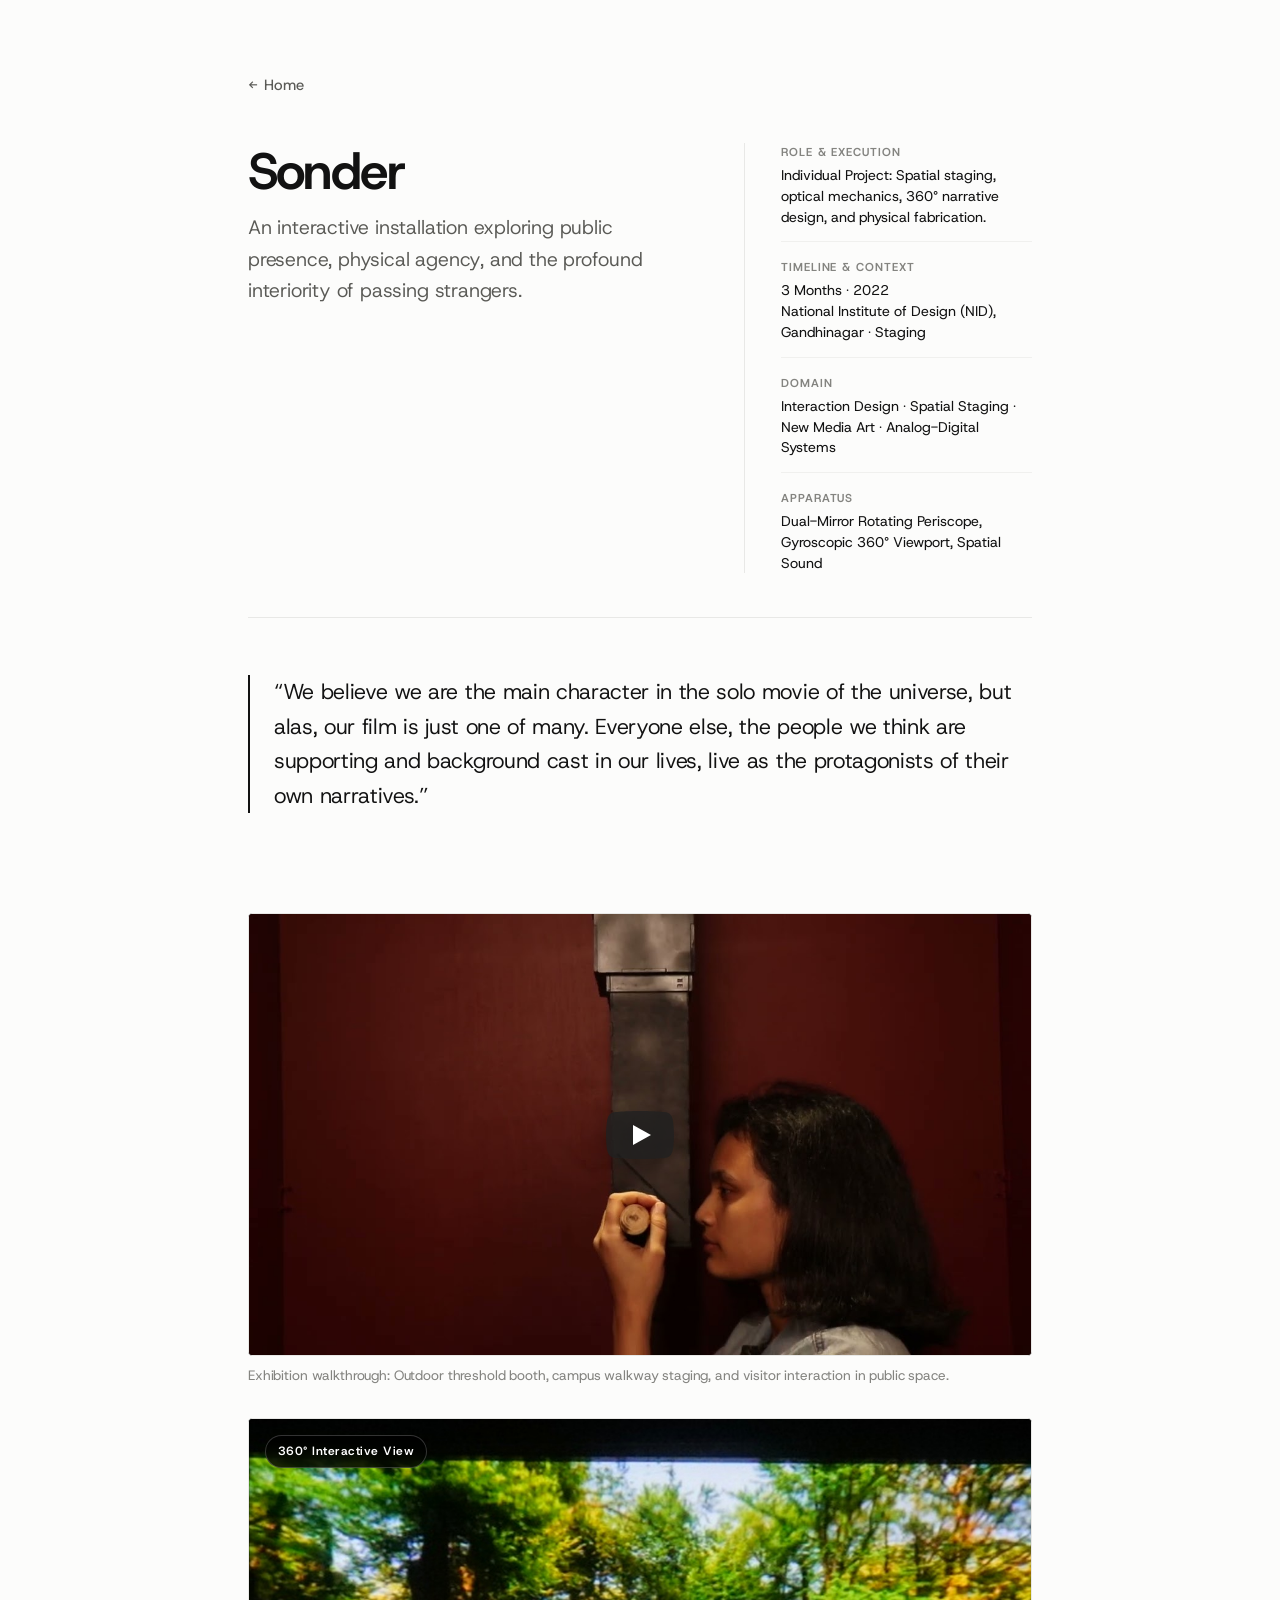
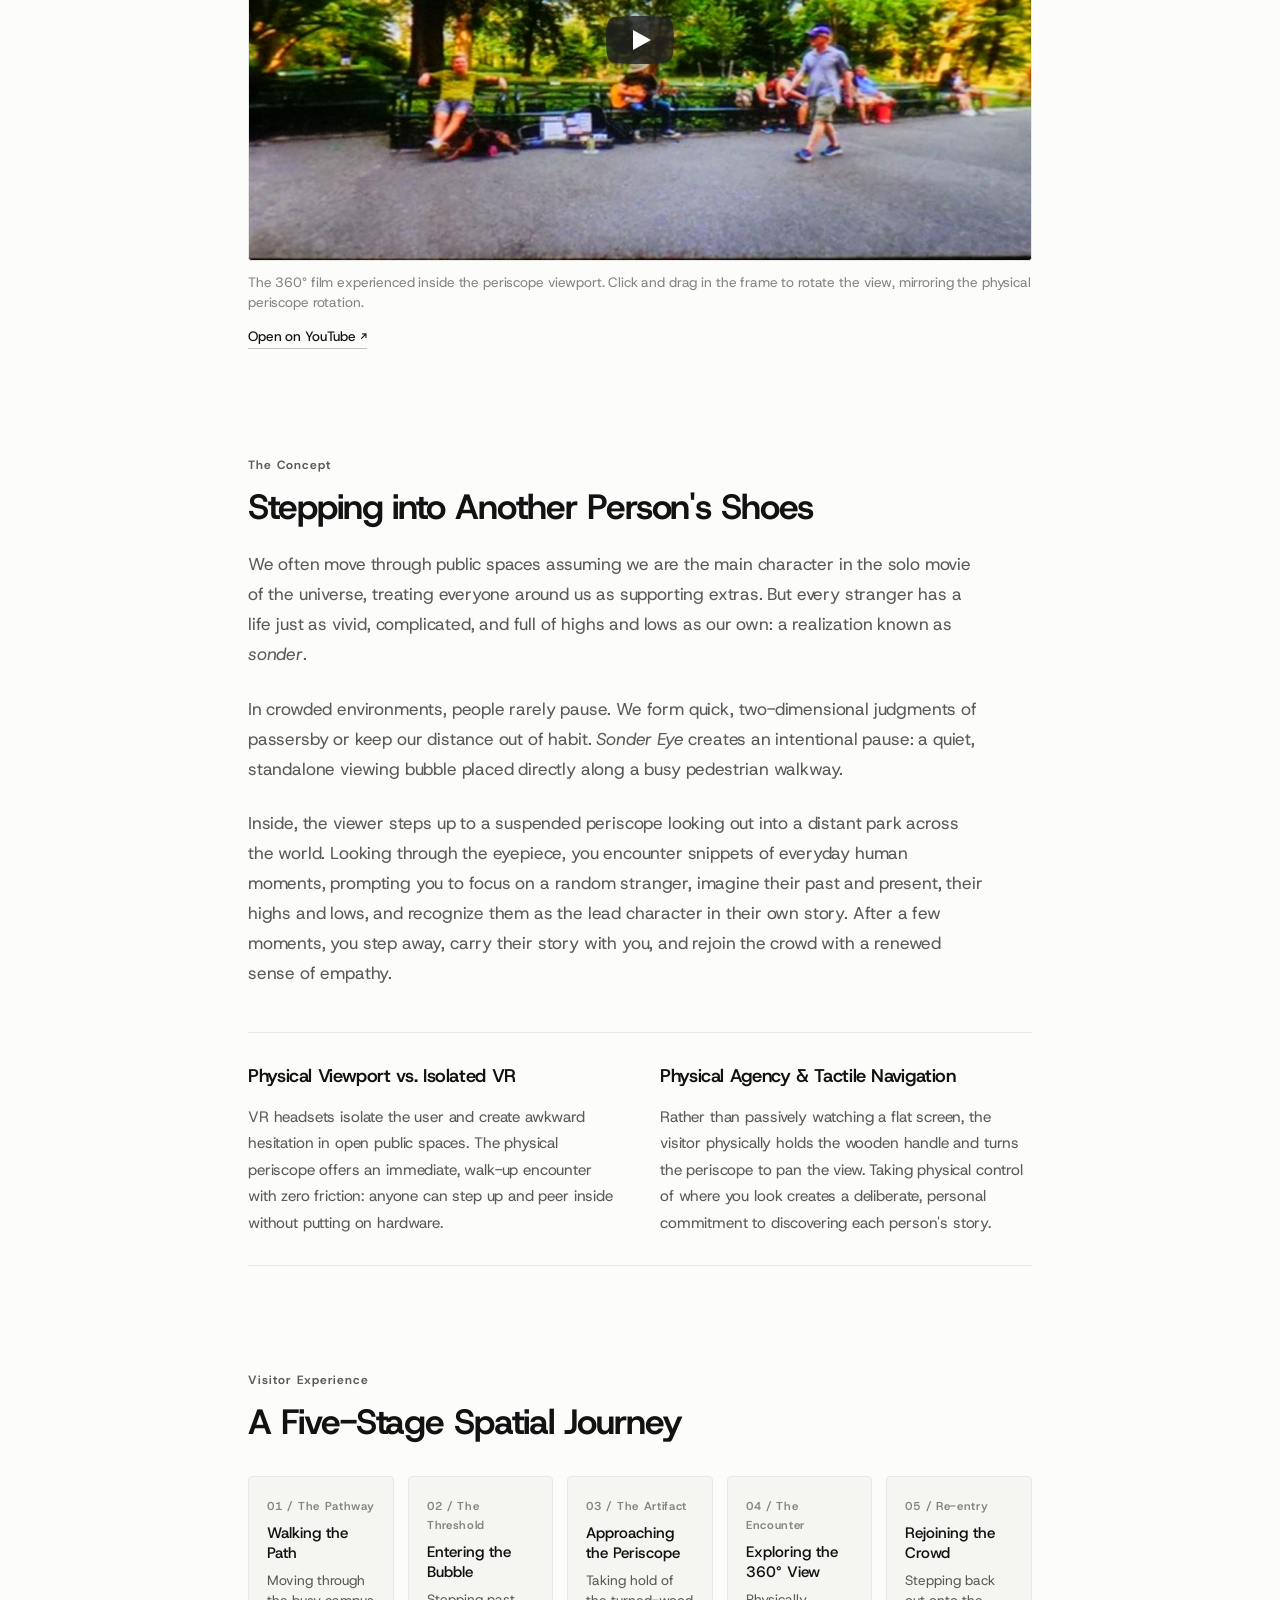
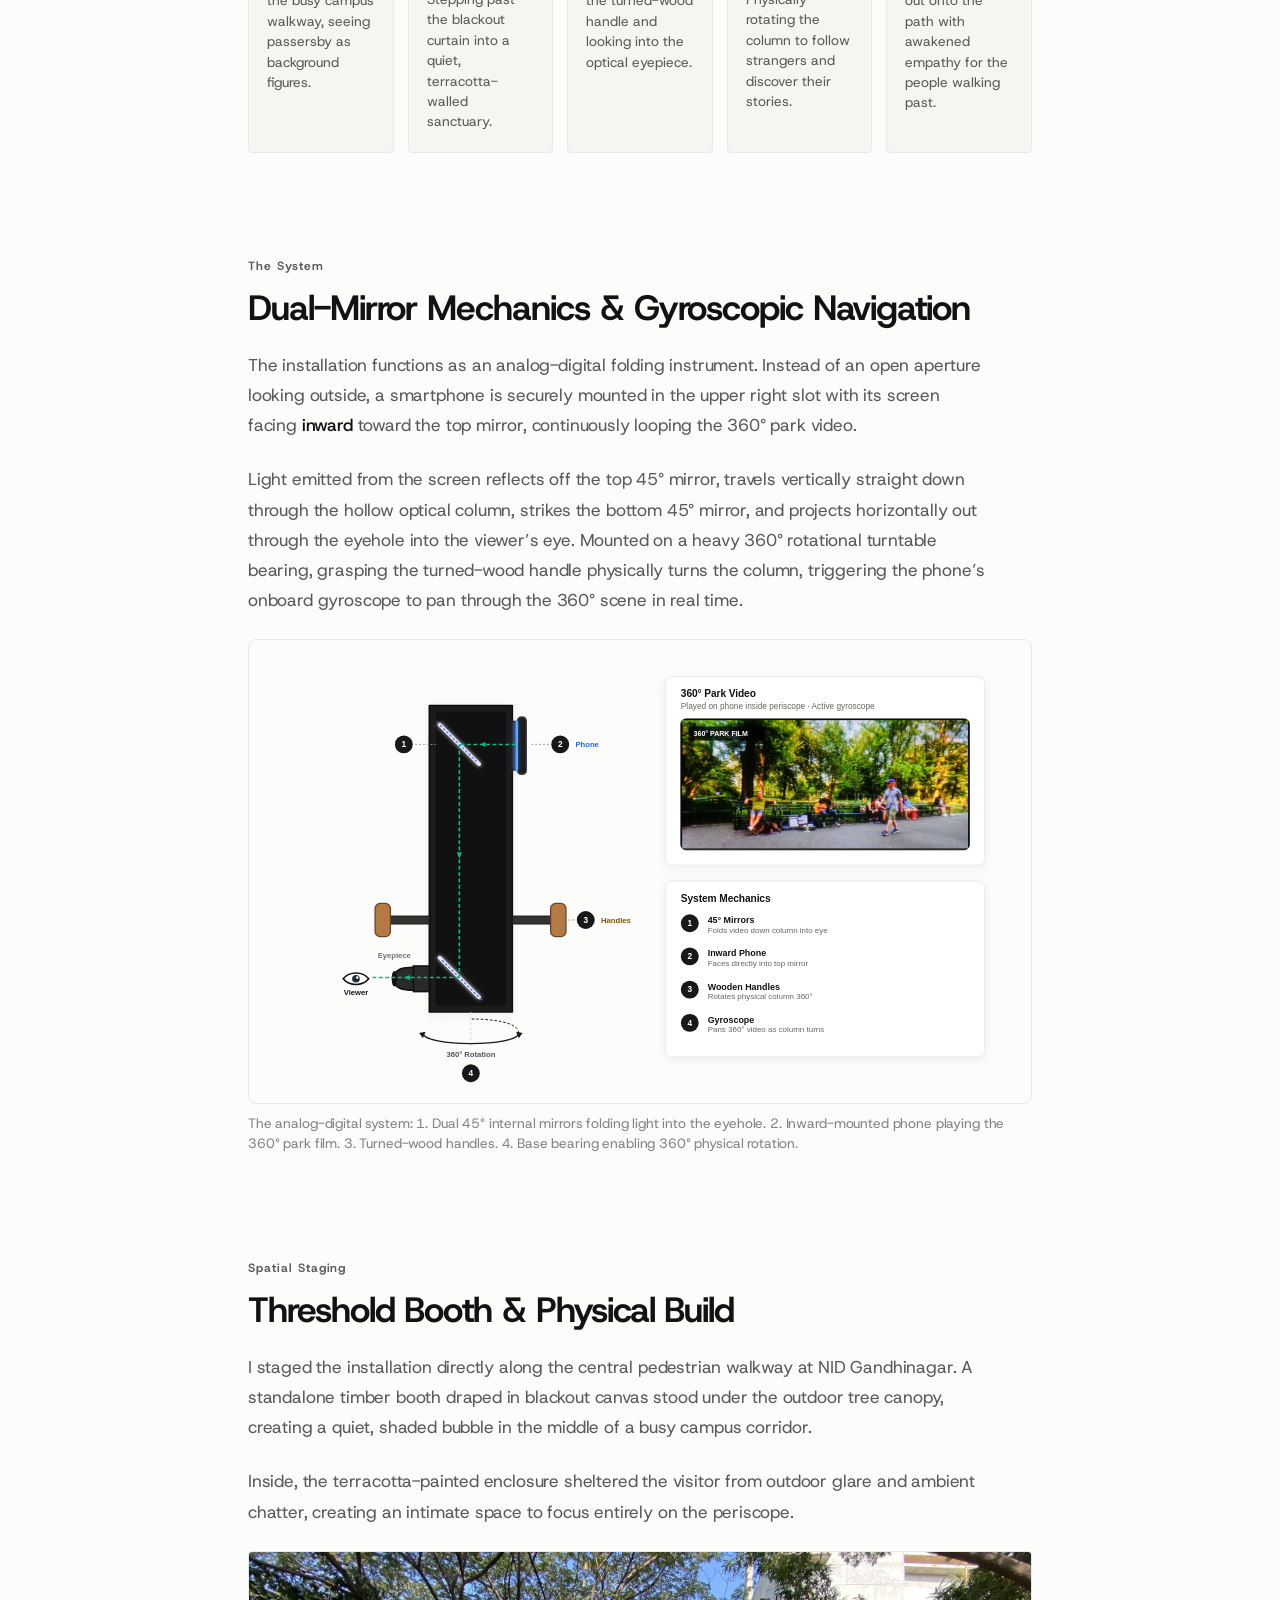
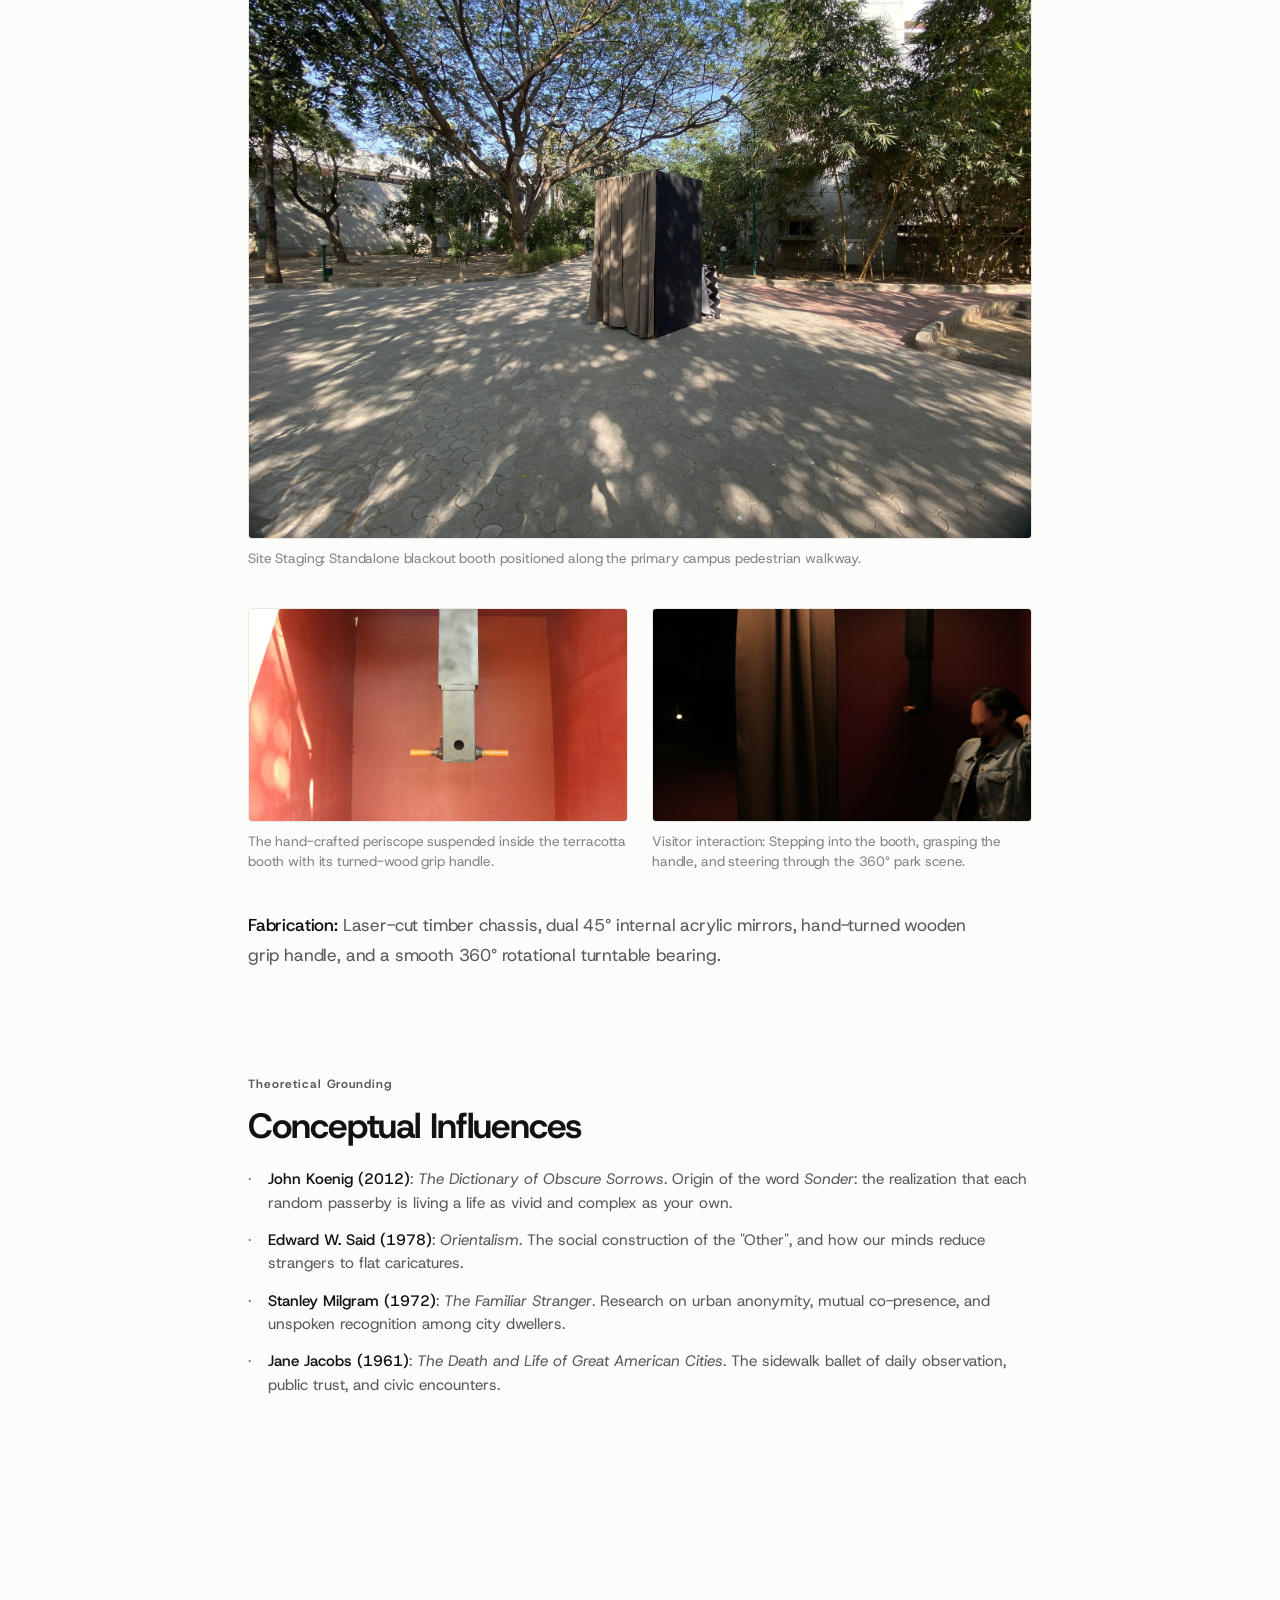
<file: sonder.html>
<!DOCTYPE html>
<html lang="en">
<head>
  <meta charset="UTF-8">
  <meta name="viewport" content="width=device-width, initial-scale=1.0">
  <title>Sonder · Nishtha Singhal</title>
  <meta name="description" content="Sonder: An interactive installation exploring public presence, physical agency, and the profound interiority of passing strangers.">
  
  <!-- Modern Typefaces: Geist & Host Grotesk -->
  <link rel="preconnect" href="https://fonts.googleapis.com">
  <link rel="preconnect" href="https://fonts.gstatic.com" crossorigin>
  <link href="https://fonts.googleapis.com/css2?family=Geist:wght@300;400;500;600;700&family=Host+Grotesk:wght@300;400;500;600;700&display=swap" rel="stylesheet">
  
  <link rel="stylesheet" href="style.css">
</head>
<body>

  <main class="page-container">

    <!-- Top Navigation -->
    <nav class="case-nav fade-in">
      <a href="index.html" class="back-link">
        <span class="back-arrow" aria-hidden="true">←</span>
        <span>Home</span>
      </a>
    </nav>

    <!-- Case Header -->
    <header class="case-header fade-in">
      <div class="case-header-intro">
        <h1 class="case-title">Sonder</h1>
        <p class="case-subtitle">
          An interactive installation exploring public presence, physical agency, and the profound interiority of passing strangers.
        </p>
      </div>

      <div class="case-meta-grid">
        <div class="meta-item">
          <span class="meta-label">Role &amp; Execution</span>
          <span class="meta-value">Individual Project: Spatial staging, optical mechanics, 360° narrative design, and physical fabrication.</span>
        </div>
        <div class="meta-item">
          <span class="meta-label">Timeline &amp; Context</span>
          <span class="meta-value">3 Months · 2022<br>National Institute of Design (NID), Gandhinagar · Staging</span>
        </div>
        <div class="meta-item">
          <span class="meta-label">Domain</span>
          <span class="meta-value">Interaction Design · Spatial Staging · New Media Art · Analog-Digital Systems</span>
        </div>
        <div class="meta-item">
          <span class="meta-label">Apparatus</span>
          <span class="meta-value">Dual-Mirror Rotating Periscope, Gyroscopic 360° Viewport, Spatial Sound</span>
        </div>
      </div>
    </header>

    <!-- Core Statement / Pull Quote -->
    <section class="case-section fade-in">
      <blockquote class="quote-block">
        <p class="quote-text">
          “We believe we are the main character in the solo movie of the universe, but alas, our film is just one of many. Everyone else, the people we think are supporting and background cast in our lives, live as the protagonists of their own narratives.”
        </p>
      </blockquote>
    </section>

    <!-- Installation Showcase Videos (HD Facade with 1080p Playback) -->
    <section class="case-section fade-in">
      <!-- Video 1: Installation Walkthrough -->
      <div class="video-frame video-poster-frame" data-video-id="53iywI9yFjo" data-title="Sonder Eye: An Installation Walkthrough">
        <img 
          src="assets/sonder-yt.jpg" 
          alt="Sonder Eye: An Installation Walkthrough video preview" 
          class="video-facade-img"
          loading="eager"
        >
        <button class="video-play-btn" aria-label="Play Sonder Eye Installation Walkthrough video">
          <svg viewBox="0 0 68 48" width="68" height="48">
            <path class="play-btn-bg" d="M66.52,7.74c-0.78-2.93-2.49-5.41-5.42-6.19C55.79,.13,34,0,34,0S12.21,.13,6.9,1.55 C3.97,2.33,2.27,4.81,1.48,7.74C0.06,13.05,0,24,0,24s0.06,10.95,1.48,16.26c0.78,2.93,2.49,5.41,5.42,6.19 C12.21,47.87,34,48,34,48s21.79-0.13,27.1-1.55c2.93-0.78,4.64-3.26,5.42-6.19C67.94,34.95,68,24,68,24S67.94,13.05,66.52,7.74z" fill="#212121" fill-opacity="0.8"></path>
            <path d="M 45,24 27,14 27,34" fill="#ffffff"></path>
          </svg>
        </button>
      </div>
      <p class="media-caption">Exhibition walkthrough: Outdoor threshold booth, campus walkway staging, and visitor interaction in public space.</p>

      <!-- Video 2: The Inside 360 Video -->
      <div class="video-frame video-poster-frame" style="margin-top: 2rem;" data-video-id="S2Ry-ndmFaY" data-title="Sonder Eye: Park 360° Video">
        <img 
          src="assets/sonder-park-360-poster.jpg" 
          alt="Sonder Eye: Park 360° Video preview" 
          class="video-facade-img"
          loading="lazy"
        >
        <span class="video-badge-360">360° Interactive View</span>
        <button class="video-play-btn" aria-label="Play Sonder Eye Park 360° Video">
          <svg viewBox="0 0 68 48" width="68" height="48">
            <path class="play-btn-bg" d="M66.52,7.74c-0.78-2.93-2.49-5.41-5.42-6.19C55.79,.13,34,0,34,0S12.21,.13,6.9,1.55 C3.97,2.33,2.27,4.81,1.48,7.74C0.06,13.05,0,24,0,24s0.06,10.95,1.48,16.26c0.78,2.93,2.49,5.41,5.42,6.19 C12.21,47.87,34,48,34,48s21.79-0.13,27.1-1.55c2.93-0.78,4.64-3.26,5.42-6.19C67.94,34.95,68,24,68,24S67.94,13.05,66.52,7.74z" fill="#212121" fill-opacity="0.8"></path>
            <path d="M 45,24 27,14 27,34" fill="#ffffff"></path>
          </svg>
        </button>
      </div>
      <div style="display: flex; justify-content: space-between; align-items: baseline; flex-wrap: wrap; gap: 0.5rem; margin-top: 0.75rem;">
        <p class="media-caption" style="margin: 0;">The 360° film experienced inside the periscope viewport. Click and drag in the frame to rotate the view, mirroring the physical periscope rotation.</p>
        <a href="https://youtu.be/S2Ry-ndmFaY" target="_blank" rel="noopener noreferrer" class="project-link" style="font-size: 0.85rem;">
          <span>Open on YouTube ↗</span>
        </a>
      </div>
    </section>

    <!-- The Concept: Sonder -->
    <section class="case-section fade-in">
      <p class="section-label">The Concept</p>
      <h2 class="section-heading">Stepping into Another Person's Shoes</h2>
      <p class="body-paragraph">
        We often move through public spaces assuming we are the main character in the solo movie of the universe, treating everyone around us as supporting extras. But every stranger has a life just as vivid, complicated, and full of highs and lows as our own: a realization known as <em>sonder</em>.
      </p>
      <p class="body-paragraph">
        In crowded environments, people rarely pause. We form quick, two-dimensional judgments of passersby or keep our distance out of habit. <em>Sonder Eye</em> creates an intentional pause: a quiet, standalone viewing bubble placed directly along a busy pedestrian walkway.
      </p>
      <p class="body-paragraph">
        Inside, the viewer steps up to a suspended periscope looking out into a distant park across the world. Looking through the eyepiece, you encounter snippets of everyday human moments, prompting you to focus on a random stranger, imagine their past and present, their highs and lows, and recognize them as the lead character in their own story. After a few moments, you step away, carry their story with you, and rejoin the crowd with a renewed sense of empathy.
      </p>

      <div class="comparison-grid">
        <div>
          <h3 class="comparison-col-title">Physical Viewport vs. Isolated VR</h3>
          <p class="body-paragraph" style="font-size: 0.95rem;">
            VR headsets isolate the user and create awkward hesitation in open public spaces. The physical periscope offers an immediate, walk-up encounter with zero friction: anyone can step up and peer inside without putting on hardware.
          </p>
        </div>
        <div>
          <h3 class="comparison-col-title">Physical Agency &amp; Tactile Navigation</h3>
          <p class="body-paragraph" style="font-size: 0.95rem;">
            Rather than passively watching a flat screen, the visitor physically holds the wooden handle and turns the periscope to pan the view. Taking physical control of where you look creates a deliberate, personal commitment to discovering each person's story.
          </p>
        </div>
      </div>
    </section>

    <!-- VISITOR JOURNEY (Moved up after Concept as requested) -->
    <section class="case-section fade-in">
      <p class="section-label">Visitor Experience</p>
      <h2 class="section-heading">A Five-Stage Spatial Journey</h2>

      <div class="journey-flow">
        <div class="journey-step">
          <span class="step-num">01 / The Pathway</span>
          <h4 class="step-title">Walking the Path</h4>
          <p class="step-desc">Moving through the busy campus walkway, seeing passersby as background figures.</p>
        </div>
        <div class="journey-step">
          <span class="step-num">02 / The Threshold</span>
          <h4 class="step-title">Entering the Bubble</h4>
          <p class="step-desc">Stepping past the blackout curtain into a quiet, terracotta-walled sanctuary.</p>
        </div>
        <div class="journey-step">
          <span class="step-num">03 / The Artifact</span>
          <h4 class="step-title">Approaching the Periscope</h4>
          <p class="step-desc">Taking hold of the turned-wood handle and looking into the optical eyepiece.</p>
        </div>
        <div class="journey-step">
          <span class="step-num">04 / The Encounter</span>
          <h4 class="step-title">Exploring the 360° View</h4>
          <p class="step-desc">Physically rotating the column to follow strangers and discover their stories.</p>
        </div>
        <div class="journey-step">
          <span class="step-num">05 / Re-entry</span>
          <h4 class="step-title">Rejoining the Crowd</h4>
          <p class="step-desc">Stepping back out onto the path with awakened empathy for the people walking past.</p>
        </div>
      </div>
    </section>

    <!-- The System: Optical Architecture & Gyroscopic Navigation -->
    <section class="case-section fade-in">
      <p class="section-label">The System</p>
      <h2 class="section-heading">Dual-Mirror Mechanics &amp; Gyroscopic Navigation</h2>
      <p class="body-paragraph">
        The installation functions as an analog-digital folding instrument. Instead of an open aperture looking outside, a smartphone is securely mounted in the upper right slot with its screen facing <strong>inward</strong> toward the top mirror, continuously looping the 360° park video.
      </p>
      <p class="body-paragraph">
        Light emitted from the screen reflects off the top 45° mirror, travels vertically straight down through the hollow optical column, strikes the bottom 45° mirror, and projects horizontally out through the eyehole into the viewer’s eye. Mounted on a heavy 360° rotational turntable bearing, grasping the turned-wood handle physically turns the column, triggering the phone’s onboard gyroscope to pan through the 360° scene in real time.
      </p>

      <!-- Accurate 1:1 System Schematic -->
      <div class="media-frame" style="background: #fcfcfb; padding: 0.5rem; border: 1px solid var(--color-border); border-radius: var(--radius-md);">
        <img 
          src="assets/sonder-system-schematic.svg" 
          alt="Sonder Eye: Periscope optical assembly, inward smartphone mount, and gyroscopic navigation mechanics" 
          style="width: 100%; height: auto; display: block;" 
          loading="lazy"
        >
      </div>
      <p class="media-caption">The analog-digital system: 1. Dual 45° internal mirrors folding light into the eyehole. 2. Inward-mounted phone playing the 360° park film. 3. Turned-wood handles. 4. Base bearing enabling 360° physical rotation.</p>
    </section>

    <!-- Spatial Staging & Physical Build -->
    <section class="case-section fade-in">
      <p class="section-label">Spatial Staging</p>
      <h2 class="section-heading">Threshold Booth &amp; Physical Build</h2>
      <p class="body-paragraph">
        I staged the installation directly along the central pedestrian walkway at NID Gandhinagar. A standalone timber booth draped in blackout canvas stood under the outdoor tree canopy, creating a quiet, shaded bubble in the middle of a busy campus corridor.
      </p>
      <p class="body-paragraph">
        Inside, the terracotta-painted enclosure sheltered the visitor from outdoor glare and ambient chatter, creating an intimate space to focus entirely on the periscope.
      </p>

      <div class="media-frame">
        <img 
          src="assets/sonder/3-web.jpg" 
          alt="The black exhibition booth positioned in the outdoor courtyard pathway among trees with students walking past" 
          loading="lazy"
        >
      </div>
      <p class="media-caption">Site Staging: Standalone blackout booth positioned along the primary campus pedestrian walkway.</p>

      <!-- Two-column Real Artifact Photos -->
      <div class="two-col-media">
        <div>
          <div class="media-frame">
            <img 
              src="assets/sonder/8-web.jpg" 
              alt="Periscope suspended inside the terracotta-painted chamber with wooden steering handles" 
              loading="lazy"
            >
          </div>
          <p class="media-caption">The hand-crafted periscope suspended inside the terracotta booth with its turned-wood grip handle.</p>
        </div>
        <div>
          <div class="media-frame">
            <img 
              src="assets/sonder/5-web.jpg" 
              alt="Visitor inside the darkened chamber engaging with the periscope" 
              loading="lazy"
            >
          </div>
          <p class="media-caption">Visitor interaction: Stepping into the booth, grasping the handle, and steering through the 360° park scene.</p>
        </div>
      </div>

      <p class="body-paragraph" style="margin-top: 1.5rem;">
        <strong>Fabrication:</strong> Laser-cut timber chassis, dual 45° internal acrylic mirrors, hand-turned wooden grip handle, and a smooth 360° rotational turntable bearing.
      </p>
    </section>

    <!-- Theoretical Precedents -->
    <section class="case-section fade-in">
      <p class="section-label">Theoretical Grounding</p>
      <h2 class="section-heading">Conceptual Influences</h2>
      <ul class="comparison-list">
        <li><strong>John Koenig (2012)</strong>: <em>The Dictionary of Obscure Sorrows</em>. Origin of the word <em>Sonder</em>: the realization that each random passerby is living a life as vivid and complex as your own.</li>
        <li><strong>Edward W. Said (1978)</strong>: <em>Orientalism</em>. The social construction of the "Other", and how our minds reduce strangers to flat caricatures.</li>
        <li><strong>Stanley Milgram (1972)</strong>: <em>The Familiar Stranger</em>. Research on urban anonymity, mutual co-presence, and unspoken recognition among city dwellers.</li>
        <li><strong>Jane Jacobs (1961)</strong>: <em>The Death and Life of Great American Cities</em>. The sidewalk ballet of daily observation, public trust, and civic encounters.</li>
      </ul>
    </section>

    <!-- Project Pagination Nav -->
    <nav class="pagination-nav fade-in" aria-label="Project Navigation">
      <a href="index.html" class="pagination-item">
        <span class="pagination-label">Overview</span>
        <span class="pagination-title">← All Projects</span>
      </a>
      <a href="emotat.html" class="pagination-item next">
        <span class="pagination-label">Next Project</span>
        <span class="pagination-title">EmoTat ↗</span>
      </a>
    </nav>

    <!-- Bottom Footer -->
    <footer class="portfolio-footer fade-in">
      <div class="footer-inner">
        <p class="footer-callout">
          Open to conversations about interactive and experience&nbsp;design
        </p>
        <nav class="footer-contacts" aria-label="Contact links">
          <a href="mailto:nishthasinghal.in@gmail.com" class="contact-link">
            <span>nishthasinghal.in@gmail.com</span>
            <span class="link-arrow" aria-hidden="true">↗</span>
          </a>
          <a href="https://www.linkedin.com/in/nishthasinghal12/" target="_blank" rel="noopener noreferrer" class="contact-link">
            <span>LinkedIn</span>
            <span class="link-arrow" aria-hidden="true">↗</span>
          </a>
        </nav>
      </div>
    </footer>

  </main>

  <script src="script.js"></script>
</body>
</html>
</file>
<file: style.css>
@import url('https://fonts.googleapis.com/css2?family=Geist:wght@300;400;500;600;700&family=Host+Grotesk:wght@300;400;500;600;700;800&family=IBM+Plex+Mono:wght@400;500&display=swap');

/* ==========================================================================
   MINIMAL SOPHISTICATED STUDIO DESIGN SYSTEM
   Grayscale with warm tones. Clean, theatrical, art-exhibition presence.
   Typeface: Geist / Host Grotesk
   Palette: Warm gallery off-white (#fcfcfb), deep warm ink (#121212),
   refined warm charcoal (#5a5a56), muted gray (#848480), hairline borders (#e8e8e6).
   Zero neon gradients. Generous white space. Calm gentle fades.
   ========================================================================== */

:root {
  --font-family: 'Host Grotesk', 'Geist', -apple-system, BlinkMacSystemFont, 'Segoe UI', Roboto, Helvetica, Arial, sans-serif;
  --font-serif: 'Newsreader', Georgia, serif;

  /* Grayscale Palette with Warm Tones */
  --color-bg: #fcfcfb;
  --color-surface: #f5f5f2;
  --color-surface-hover: #eeeeea;
  --color-card-bg: #ffffff;
  --color-text-primary: #121212;
  --color-text-secondary: #5a5a56;
  --color-text-tertiary: #848480;
  --color-border: #e8e8e6;
  --color-border-subtle: #f0f0ee;
  --color-quote-border: #121212;

  /* Layout Boundaries */
  --container-max-width: 880px;
  --container-padding: clamp(1.5rem, 5vw, 3rem);

  /* Spacing Scale */
  --spacing-xs: 6px;
  --spacing-sm: 16px;
  --spacing-md: 28px;
  --spacing-lg: 48px;
  --spacing-xl: 96px;

  /* Radii */
  --radius-sm: 4px;
  --radius-md: 8px;
}

/* ==========================================================================
   BASE RESET & CANVAS SETUP
   ========================================================================== */
*, *::before, *::after {
  box-sizing: border-box;
  margin: 0;
  padding: 0;
}

html {
  font-family: var(--font-family);
  background-color: var(--color-bg);
  color: var(--color-text-primary);
  -webkit-font-smoothing: antialiased;
  -moz-osx-font-smoothing: grayscale;
  text-rendering: optimizeLegibility;
  scroll-behavior: smooth;
}

body {
  min-height: 100vh;
  background-color: var(--color-bg);
  color: var(--color-text-primary);
  line-height: 1.65;
  font-size: 16px;
  overflow-x: hidden;
}

/* Page Container */
.page-container {
  max-width: var(--container-max-width);
  margin: 0 auto;
  padding-left: var(--container-padding);
  padding-right: var(--container-padding);
}

/* ==========================================================================
   EDITORIAL EYEBROW LABELS
   Clean, quiet uppercase markers
   ========================================================================== */
.eyebrow-label,
.section-label {
  display: inline-block;
  font-size: 0.75rem;
  font-weight: 650;
  letter-spacing: 0.08em;
  text-transform: none;
  color: var(--color-text-secondary);
  margin-bottom: 0.65rem;
}

/* ==========================================================================
   HOMEPAGE HERO HEADER
   ========================================================================== */
.hero-header {
  position: relative;
  padding-top: clamp(80px, 14vh, 150px);
  padding-bottom: clamp(60px, 10vh, 100px);
  overflow: visible;
}

.hero-ascii-canvas {
  position: absolute;
  top: 0;
  left: 50%;
  transform: translateX(-50%);
  width: 100vw;
  max-width: 1200px;
  height: 100%;
  pointer-events: none;
  z-index: 1;
  mask-image: linear-gradient(to bottom, rgba(0,0,0,1) 0%, rgba(0,0,0,0.8) 65%, rgba(0,0,0,0) 100%);
  -webkit-mask-image: linear-gradient(to bottom, rgba(0,0,0,1) 0%, rgba(0,0,0,0.8) 65%, rgba(0,0,0,0) 100%);
}

.hero-content {
  position: relative;
  z-index: 2;
}

.designer-name {
  font-size: clamp(2.4rem, 4.8vw, 3.4rem);
  font-weight: 600;
  letter-spacing: -0.035em;
  color: var(--color-text-primary);
  line-height: 1.15;
  margin-bottom: 0.65rem;
}

.designer-statement {
  font-size: clamp(1.1rem, 2.2vw, 1.35rem);
  font-weight: 500;
  line-height: 1.4;
  color: var(--color-text-primary);
  letter-spacing: -0.015em;
  margin-bottom: 1.25rem;
}

.designer-description {
  font-size: clamp(1rem, 1.8vw, 1.15rem);
  font-weight: 350;
  line-height: 1.65;
  color: var(--color-text-secondary);
  letter-spacing: -0.01em;
  max-width: 680px;
  margin-bottom: 1.5rem;
}

.designer-credentials {
  font-size: 0.92rem;
  font-weight: 400;
  line-height: 1.65;
  color: var(--color-text-tertiary);
  max-width: 660px;
  padding-top: 1.25rem;
  border-top: 1px solid var(--color-border);
}

.cred-label {
  font-weight: 650;
  color: var(--color-text-secondary);
  text-transform: uppercase;
  font-size: 0.72rem;
  letter-spacing: 0.08em;
  margin-right: 0.35rem;
}

.hero-actions {
  margin-top: 1.5rem;
  display: flex;
  align-items: center;
  gap: 1rem;
}

.resume-btn {
  display: inline-flex;
  align-items: center;
  gap: 0.5rem;
  padding: 0.55rem 1.15rem;
  font-size: 0.88rem;
  font-weight: 500;
  letter-spacing: -0.01em;
  color: var(--color-text-primary);
  background: var(--color-surface);
  border: 1px solid var(--color-border);
  border-radius: 999px;
  text-decoration: none;
  transition: all 0.25s cubic-bezier(0.16, 1, 0.3, 1);
}

.resume-btn:hover {
  background: var(--color-text-primary);
  color: var(--color-bg);
  border-color: var(--color-text-primary);
  transform: translateY(-1px);
}

.resume-btn svg {
  flex-shrink: 0;
  stroke: currentColor;
}

.resume-btn .link-arrow {
  display: inline-block;
  font-size: 0.9em;
  transition: transform 0.25s ease;
}

.resume-btn:hover .link-arrow {
  transform: translate(2px, -2px);
}

/* ==========================================================================
   HOMEPAGE PROJECTS VERTICAL LIST
   ========================================================================== */
.projects-list {
  display: flex;
  flex-direction: column;
}

.project-item {
  max-width: 820px;
  margin-left: auto;
  margin-right: auto;
  width: 100%;
  margin-bottom: clamp(55px, 8vw, 95px);
}

.project-item:last-child {
  margin-bottom: 0;
}

.project-media-link {
  display: block;
  text-decoration: none;
  border-radius: var(--radius-sm);
  overflow: hidden;
  margin-bottom: 1.25rem;
  background-color: var(--color-surface);
}

.project-media-wrapper {
  position: relative;
  width: 100%;
  aspect-ratio: 4 / 3;
  background-color: var(--color-surface);
  overflow: hidden;
  border-radius: var(--radius-sm);
}

.project-image {
  width: 100%;
  height: 100%;
  object-fit: cover;
  display: block;
  transition: transform 0.6s cubic-bezier(0.16, 1, 0.3, 1);
  will-change: transform;
}

.project-item:hover .project-image {
  transform: scale(1.015);
}

.project-meta {
  display: flex;
  flex-direction: column;
  gap: 0.5rem;
}

.project-header-row {
  display: flex;
  align-items: baseline;
  justify-content: space-between;
  gap: 1rem;
}

.project-title {
  font-size: clamp(1.35rem, 2.3vw, 1.7rem);
  font-weight: 500;
  letter-spacing: -0.025em;
  color: var(--color-text-primary);
  line-height: 1.25;
}

.project-link {
  font-size: 0.925rem;
  font-weight: 450;
  color: var(--color-text-primary);
  text-decoration: none;
  display: inline-flex;
  align-items: center;
  gap: 0.35rem;
  white-space: nowrap;
  letter-spacing: -0.01em;
  padding: 0.25rem 0;
  position: relative;
}

.project-link::after {
  content: '';
  position: absolute;
  left: 0;
  bottom: 2px;
  width: 100%;
  height: 1px;
  background-color: currentColor;
  opacity: 0.25;
  transition: opacity 0.3s ease;
}

.project-link:hover::after,
.project-link:focus-visible::after {
  opacity: 1;
}

.link-arrow {
  display: inline-block;
  font-size: 0.95em;
  line-height: 1;
  transition: transform 0.3s cubic-bezier(0.16, 1, 0.3, 1);
  will-change: transform;
}

.project-link:hover .link-arrow,
.project-item:hover .link-arrow {
  transform: translate(2px, -2px);
}

.project-description {
  font-size: clamp(0.95rem, 1.35vw, 1.05rem);
  font-weight: 400;
  line-height: 1.6;
  color: var(--color-text-secondary);
  letter-spacing: -0.01em;
  max-width: 720px;
}

/* ==========================================================================
   CASE STUDY INNER PAGES
   ========================================================================== */
.case-nav {
  padding-top: clamp(48px, 8vh, 80px);
  margin-bottom: clamp(32px, 5vh, 56px);
}

.back-link {
  font-size: 0.925rem;
  font-weight: 450;
  color: var(--color-text-secondary);
  text-decoration: none;
  display: inline-flex;
  align-items: center;
  gap: 0.4rem;
  letter-spacing: -0.01em;
  transition: color 0.25s ease;
}

.back-link:hover {
  color: var(--color-text-primary);
}

.back-arrow {
  transition: transform 0.25s ease;
}

.back-link:hover .back-arrow {
  transform: translateX(-3px);
}

/* ==========================================================================
   CASE STUDY HEADER (Side-by-side Editorial Layout)
   Pushes metadata details aside into the right margin column, freeing up
   the first fold so project media is immediately visible.
   ========================================================================== */
.case-header {
  display: grid;
  grid-template-columns: 1fr;
  gap: 2rem;
  margin-bottom: clamp(36px, 6vw, 56px);
  padding-bottom: clamp(28px, 4vw, 44px);
  border-bottom: 1px solid var(--color-border);
}

@media (min-width: 860px) {
  .case-header {
    grid-template-columns: minmax(0, 1.35fr) minmax(260px, 0.9fr);
    gap: clamp(2.5rem, 5vw, 4.5rem);
    align-items: start;
  }
}

.case-header-intro {
  display: flex;
  flex-direction: column;
}

.case-title {
  font-size: clamp(2.2rem, 4.5vw, 3.2rem);
  font-weight: 650;
  letter-spacing: -0.035em;
  color: var(--color-text-primary);
  line-height: 1.12;
  margin-bottom: 0.75rem;
}

.case-subtitle {
  font-size: clamp(1.05rem, 1.8vw, 1.22rem);
  font-weight: 350;
  line-height: 1.6;
  color: var(--color-text-secondary);
  letter-spacing: -0.01em;
  max-width: 580px;
  margin-bottom: 0;
}

/* Margin Details Column */
.case-meta-grid {
  display: flex;
  flex-direction: column;
  gap: 1rem;
  padding: 0 0 0 clamp(1.5rem, 3vw, 2.25rem);
  border-left: 1px solid var(--color-border);
}

@media (max-width: 859px) {
  .case-meta-grid {
    display: grid;
    grid-template-columns: repeat(2, 1fr);
    gap: 1.25rem 1.5rem;
    padding-left: 0;
    border-left: none;
    border-top: 1px solid var(--color-border);
    padding-top: 1.5rem;
  }
}

@media (max-width: 540px) {
  .case-meta-grid {
    grid-template-columns: 1fr;
    gap: 1rem;
  }
}

.meta-item {
  display: flex;
  flex-direction: column;
  gap: 0.2rem;
  padding-bottom: 0.85rem;
  border-bottom: 1px solid var(--color-border-subtle);
}

@media (max-width: 859px) {
  .meta-item {
    padding-bottom: 0;
    border-bottom: none;
  }
}

@media (min-width: 860px) {
  .meta-item:last-child {
    padding-bottom: 0;
    border-bottom: none;
  }
}

.meta-label {
  font-size: 0.72rem;
  text-transform: uppercase;
  letter-spacing: 0.08em;
  color: var(--color-text-tertiary);
  font-weight: 650;
}

.meta-value {
  font-size: 0.88rem;
  color: var(--color-text-primary);
  font-weight: 400;
  line-height: 1.48;
}

/* ==========================================================================
   SECTIONS & EDITORIAL CONTENT
   ========================================================================== */
.case-section {
  margin-bottom: clamp(60px, 9vw, 100px);
}

.section-heading {
  font-size: clamp(1.6rem, 2.8vw, 2.2rem);
  font-weight: 650;
  letter-spacing: -0.03em;
  color: var(--color-text-primary);
  line-height: 1.22;
  margin-bottom: 1.25rem;
  max-width: 780px;
}

.body-paragraph {
  font-size: clamp(1rem, 1.35vw, 1.075rem);
  font-weight: 400;
  line-height: 1.75;
  color: var(--color-text-secondary);
  letter-spacing: -0.01em;
  margin-bottom: 1.5rem;
  max-width: 740px;
}

.body-paragraph:last-child {
  margin-bottom: 0;
}

.body-paragraph strong {
  font-weight: 500;
  color: var(--color-text-primary);
}

/* ==========================================================================
   STUDIO TAKEAWAYS STRIP
   ========================================================================== */
.takeaways-strip {
  display: grid;
  grid-template-columns: repeat(3, 1fr);
  gap: 1.5rem;
  margin: 1.5rem 0;
}

@media (max-width: 768px) {
  .takeaways-strip {
    grid-template-columns: 1fr;
  }
}

.takeaway-item {
  background: var(--color-surface);
  border: 1px solid var(--color-border);
  border-radius: var(--radius-sm);
  padding: 1.5rem 1.25rem;
  display: flex;
  flex-direction: column;
}

.takeaway-tag {
  font-size: 0.72rem;
  text-transform: none;
  letter-spacing: 0.05em;
  color: var(--color-text-tertiary);
  font-weight: 600;
  margin-bottom: 0.5rem;
}

.takeaway-heading {
  font-size: 1.2rem;
  font-weight: 600;
  line-height: 1.35;
  color: var(--color-text-primary);
  margin-bottom: 0.5rem;
}

.takeaway-text {
  font-size: 0.925rem;
  line-height: 1.55;
  color: var(--color-text-secondary);
}

/* ==========================================================================
   PULL QUOTE BLOCK
   ========================================================================== */
.quote-block {
  margin: clamp(2rem, 4vw, 3.25rem) 0;
  padding-left: 1.5rem;
  border-left: 2px solid var(--color-quote-border);
}

.quote-text {
  font-size: clamp(1.15rem, 2vw, 1.35rem);
  font-weight: 350;
  line-height: 1.6;
  color: var(--color-text-primary);
  letter-spacing: -0.015em;
}

.quote-text em {
  font-style: normal;
  font-weight: 500;
}

/* ==========================================================================
   MEDIA FRAMES & CONTAINERS
   ========================================================================== */
.media-container {
  margin: clamp(2rem, 4vw, 3rem) 0;
}

.media-frame {
  width: 100%;
  border-radius: var(--radius-sm);
  overflow: hidden;
  background-color: var(--color-surface);
  border: 1px solid var(--color-border);
}

.media-frame img {
  width: 100%;
  height: auto;
  display: block;
}

.media-caption {
  font-size: 0.85rem;
  color: var(--color-text-tertiary);
  margin-top: 0.65rem;
  letter-spacing: -0.01em;
  line-height: 1.45;
}

/* Video Frame (16:9 responsive) */
.video-frame {
  position: relative;
  width: 100%;
  padding-bottom: 56.25%;
  height: 0;
  border-radius: var(--radius-sm);
  overflow: hidden;
  background-color: #000;
  border: 1px solid var(--color-border);
}

.video-frame iframe {
  position: absolute;
  top: 0;
  left: 0;
  width: 100%;
  height: 100%;
  border: 0;
}

/* Embed Frame */
.embed-frame {
  position: relative;
  width: 100%;
  height: 480px;
  border-radius: var(--radius-sm);
  overflow: hidden;
  background-color: var(--color-surface);
  border: 1px solid var(--color-border);
}

.embed-frame iframe {
  width: 100%;
  height: 100%;
  border: 0;
}

/* ==========================================================================
   SYSTEM SCHEMATIC (1:1 Match with User's System Diagram)
   ========================================================================== */
.system-diagram {
  display: grid;
  grid-template-columns: 340px 1fr;
  gap: 2.25rem;
  background: var(--color-surface);
  border: 1px solid var(--color-border);
  border-radius: var(--radius-md);
  padding: clamp(1.5rem, 3.5vw, 2.25rem);
  margin: clamp(1.75rem, 3vw, 2.5rem) 0;
  align-items: center;
}

@media (max-width: 820px) {
  .system-diagram {
    grid-template-columns: 1fr;
    gap: 1.75rem;
  }
}

.system-schematic-wrap {
  width: 100%;
  display: flex;
  justify-content: center;
  align-items: center;
}

.system-schematic-wrap svg {
  width: 100%;
  max-width: 320px;
  height: auto;
  display: block;
}

.system-details-wrap {
  display: flex;
  flex-direction: column;
  gap: 1.25rem;
}

.system-step-card {
  background: #ffffff;
  border: 1px solid var(--color-border);
  border-radius: var(--radius-sm);
  padding: 1.15rem 1.25rem;
  display: flex;
  flex-direction: column;
  gap: 0.35rem;
  box-shadow: 0 1px 4px rgba(0, 0, 0, 0.02);
}

.system-step-badge {
  font-size: 0.72rem;
  font-weight: 650;
  letter-spacing: 0.07em;
  text-transform: none;
  color: var(--color-text-tertiary);
}

.system-step-title {
  font-size: 1.025rem;
  font-weight: 600;
  color: var(--color-text-primary);
  line-height: 1.3;
}

.system-step-desc {
  font-size: 0.885rem;
  line-height: 1.55;
  color: var(--color-text-secondary);
}

.system-thumb-box {
  margin-top: 0.5rem;
  border-radius: var(--radius-sm);
  overflow: hidden;
  border: 1px solid var(--color-border);
  background: #000000;
}

.system-thumb-box img {
  width: 100%;
  aspect-ratio: 16 / 9;
  object-fit: cover;
  display: block;
}

.system-thumb-caption {
  font-size: 0.78rem;
  color: var(--color-text-tertiary);
  padding: 0.35rem 0.65rem;
  background: #fcfcfb;
  display: flex;
  justify-content: space-between;
  align-items: center;
}

.system-thumb-caption a {
  color: var(--color-text-primary);
  text-decoration: none;
  font-weight: 500;
}

/* Two-column Media Grid */
.two-col-media {
  display: grid;
  grid-template-columns: 1fr 1fr;
  gap: 1.5rem;
  margin: clamp(1.5rem, 3vw, 2.5rem) 0;
}

@media (max-width: 640px) {
  .two-col-media {
    grid-template-columns: 1fr;
  }
}

/* ==========================================================================
   JOURNEY FLOW PROGRESSION
   ========================================================================== */
.journey-flow {
  display: grid;
  grid-template-columns: repeat(5, 1fr);
  gap: 0.85rem;
  margin: 2rem 0;
}

@media (max-width: 860px) {
  .journey-flow {
    grid-template-columns: repeat(3, 1fr);
  }
}

@media (max-width: 580px) {
  .journey-flow {
    grid-template-columns: 1fr;
  }
}

.journey-step {
  background: var(--color-surface);
  border: 1px solid var(--color-border);
  border-radius: var(--radius-sm);
  padding: 1.25rem 1.15rem;
  display: flex;
  flex-direction: column;
  position: relative;
  transition: border-color 0.25s ease;
}

.journey-step:hover {
  border-color: rgba(0, 0, 0, 0.25);
}

.step-num {
  font-size: 0.72rem;
  font-weight: 600;
  color: var(--color-text-tertiary);
  letter-spacing: 0.06em;
  text-transform: none;
  margin-bottom: 0.5rem;
}

.step-title {
  font-size: 0.95rem;
  font-weight: 500;
  color: var(--color-text-primary);
  line-height: 1.3;
  margin-bottom: 0.4rem;
}

.step-desc {
  font-size: 0.85rem;
  line-height: 1.5;
  color: var(--color-text-secondary);
}

/* ==========================================================================
   TWO-COLUMN COMPARISON & LISTS
   ========================================================================== */
.comparison-grid {
  display: grid;
  grid-template-columns: 1fr 1fr;
  gap: 2.5rem;
  margin: clamp(2rem, 3.5vw, 2.75rem) 0;
  padding: 1.75rem 0;
  border-top: 1px solid var(--color-border);
  border-bottom: 1px solid var(--color-border);
}

@media (max-width: 680px) {
  .comparison-grid {
    grid-template-columns: 1fr;
    gap: 1.5rem;
  }
}

.comparison-col-title {
  font-size: 1.15rem;
  font-weight: 600;
  letter-spacing: -0.02em;
  color: var(--color-text-primary);
  margin-bottom: 0.75rem;
}

.comparison-list {
  list-style: none;
  display: flex;
  flex-direction: column;
  gap: 0.85rem;
}

.comparison-list li {
  font-size: 0.95rem;
  color: var(--color-text-secondary);
  line-height: 1.55;
  position: relative;
  padding-left: 1.25rem;
}

.comparison-list li::before {
  content: '·';
  position: absolute;
  left: 0;
  color: var(--color-text-tertiary);
  font-weight: 700;
}

.comparison-list strong {
  color: var(--color-text-primary);
  font-weight: 500;
}

/* ==========================================================================
   END OF CASE STUDY BOUNDARY
   ========================================================================== */
.case-end-boundary {
  display: flex;
  align-items: center;
  gap: 1.25rem;
  margin-top: clamp(64px, 10vw, 100px);
  margin-bottom: 2rem;
}

.case-end-rule {
  flex: 1;
  height: 1px;
  background: var(--color-border);
}

.case-end-badge {
  font-size: 0.72rem;
  font-weight: 600;
  text-transform: none;
  letter-spacing: 0.1em;
  color: var(--color-text-tertiary);
  padding: 0.4rem 0.95rem;
  border: 1px solid var(--color-border);
  border-radius: 9999px;
  background-color: var(--color-surface);
}

/* ==========================================================================
   EDITORIAL PROJECT PAGINATION (Clean, Typography-Led Navigation)
   ========================================================================== */
.pagination-nav {
  display: flex;
  justify-content: space-between;
  align-items: center;
  gap: 2rem;
  padding-top: clamp(2rem, 4vw, 3rem);
  margin-top: clamp(4rem, 7vw, 6rem);
  margin-bottom: clamp(2rem, 4vw, 3rem);
  border-top: 1px solid var(--color-border);
}

.pagination-item {
  display: inline-flex;
  flex-direction: column;
  gap: 0.35rem;
  text-decoration: none;
  color: inherit;
  transition: opacity 0.25s ease, transform 0.25s ease;
}

.pagination-item:hover {
  opacity: 0.75;
  transform: translateY(-1px);
}

.pagination-item.next {
  text-align: right;
  margin-left: auto;
}

.pagination-label {
  font-size: 0.75rem;
  font-weight: 500;
  letter-spacing: 0.04em;
  color: var(--color-text-tertiary);
}

.pagination-title {
  font-size: clamp(1.05rem, 1.8vw, 1.25rem);
  font-weight: 550;
  color: var(--color-text-primary);
  letter-spacing: -0.015em;
  display: inline-flex;
  align-items: center;
  gap: 0.45rem;
}

.pagination-item.next .pagination-title {
  justify-content: flex-end;
}

@media (max-width: 580px) {
  .pagination-nav {
    flex-direction: column;
    align-items: stretch;
    gap: 1.5rem;
  }
  .pagination-item.next {
    text-align: left;
    margin-left: 0;
  }
  .pagination-item.next .pagination-title {
    justify-content: flex-start;
  }
}

/* ==========================================================================
   BOTTOM FOOTER (Light distinct panel separation)
   ========================================================================== */
.portfolio-footer {
  padding: clamp(48px, 7vh, 72px) clamp(1.75rem, 5vw, 2.75rem);
  background-color: var(--color-surface);
  border: 1px solid rgba(0, 0, 0, 0.08);
  border-radius: var(--radius-md);
  margin-top: clamp(32px, 5vw, 48px);
  margin-bottom: clamp(48px, 8vh, 80px);
}

.footer-inner {
  display: flex;
  flex-direction: column;
  gap: 1.5rem;
}

.footer-callout {
  font-size: clamp(1.15rem, 2.2vw, 1.35rem);
  font-weight: 450;
  line-height: 1.5;
  letter-spacing: -0.02em;
  color: var(--color-text-primary);
  max-width: 560px;
  text-wrap: balance;
  text-wrap: pretty;
}

.footer-contacts {
  display: flex;
  flex-wrap: wrap;
  align-items: center;
  gap: 0.85rem 1.25rem;
}

.contact-link {
  font-size: 0.925rem;
  font-weight: 450;
  color: var(--color-text-primary);
  background-color: #ffffff;
  border: 1px solid var(--color-border);
  border-radius: 9999px;
  padding: 0.55rem 1.25rem;
  text-decoration: none;
  display: inline-flex;
  align-items: center;
  gap: 0.4rem;
  letter-spacing: -0.01em;
  box-shadow: 0 1px 3px rgba(0, 0, 0, 0.02);
  transition: border-color 0.25s ease, transform 0.2s ease, box-shadow 0.2s ease;
}

.contact-link::after {
  display: none;
}

.contact-link:hover,
.contact-link:focus-visible {
  border-color: rgba(0, 0, 0, 0.35);
  transform: translateY(-2px);
  box-shadow: 0 6px 14px rgba(0, 0, 0, 0.06);
}

/* ==========================================================================
   FREE-ROAMING CAT COMPANION (Outside of footer box)
   Elongated speech bubble in clean sans-serif; generous clearance above
   ========================================================================== */
.cat-walk-strip {
  position: relative;
  width: 100%;
  height: 80px;
  margin-top: clamp(6.5rem, 11vw, 9rem);
  margin-bottom: 1.25rem;
  overflow: visible;
  display: flex;
  align-items: flex-end;
}

.cat-rover {
  position: absolute;
  bottom: 0;
  left: 20%;
  transition: left 0.12s linear;
}

.cat-pet {
  position: relative;
  display: inline-block;
  cursor: pointer;
  user-select: none;
}

.cat-gif-wrap {
  line-height: 0;
}

.cat-gif {
  width: 76px;
  image-rendering: pixelated;
  display: block;
  mix-blend-mode: multiply;
  transition: transform 0.2s ease;
}

.cat-nap {
  width: 28px;
  height: 28px;
  object-fit: contain;
  image-rendering: pixelated;
  display: none;
}

/* Flip only sprite so speech bubble and quote text NEVER mirror */
.cat-pet.flipped .cat-gif {
  transform: scaleX(-1);
}
.cat-pet.flipped .cat-nap {
  transform: scaleX(-1);
}

.cat-pet.booped .cat-gif {
  animation: cat-boop 0.35s ease;
}
@keyframes cat-boop {
  0%   { transform: scaleY(0.75) scaleX(1.15); }
  50%  { transform: scaleY(1.15) scaleX(0.92); }
  100% { transform: scaleY(1) scaleX(1); }
}

/* Elongated Clean Speech Bubble: Sans-serif, initial gallery monochrome palette */
.cat-speech-bubble {
  position: absolute;
  bottom: calc(100% + 14px);
  left: 50%;
  transform: translateX(var(--bubble-shift, -50%)) translateY(0);
  background: var(--color-card-bg);
  border: 1px solid var(--color-border);
  border-radius: var(--radius-md);
  padding: 0.65rem 1.4rem;
  box-shadow: 0 4px 16px rgba(0, 0, 0, 0.05);
  z-index: 10;
  display: flex;
  align-items: center;
  justify-content: center;
  max-width: min(640px, calc(100vw - 48px));
  min-width: 280px;
  width: max-content;
  white-space: normal;
  pointer-events: auto;
  cursor: pointer;
  opacity: 1;
  transition: opacity 0.22s ease, transform 0.22s ease;
}

.bubble-quote-text {
  font-family: var(--font-family);
  font-style: normal;
  font-size: 0.92rem;
  font-weight: 450;
  line-height: 1.4;
  color: var(--color-text-primary);
  letter-spacing: -0.01em;
  text-align: center;
}

.cat-speech-bubble::before {
  content: '';
  position: absolute;
  top: 100%;
  left: var(--arrow-left, 50%);
  transform: translateX(-50%);
  border: 7px solid transparent;
  border-top-color: var(--color-border);
}

.cat-speech-bubble::after {
  content: '';
  position: absolute;
  top: 100%;
  left: var(--arrow-left, 50%);
  transform: translateX(-50%);
  border: 6px solid transparent;
  border-top-color: var(--color-card-bg);
}

/* ==========================================================================
   PORTFOLIO FOOTER: INITIAL MONOCHROME GALLERY PALETTE & RECTANGULAR CELLS
   Single serif font (Newsreader), sans-serif everywhere else
   ========================================================================== */
.portfolio-footer {
  position: relative;
  background: var(--color-surface);
  border: 1px solid var(--color-border);
  border-radius: var(--radius-md);
  padding: clamp(2.5rem, 5vw, 4rem) clamp(1.75rem, 4.5vw, 3.25rem);
  margin-bottom: clamp(3rem, 6vw, 5rem);
  overflow: hidden;
  box-shadow: 0 1px 4px rgba(0, 0, 0, 0.02);
}

/* Denser Generative ASCII Halftone Canvas (non-blocking for touch/clicks) */
.footer-ascii-canvas {
  position: absolute;
  inset: 0;
  width: 100%;
  height: 100%;
  pointer-events: none;
  z-index: 0;
  opacity: 0.55;
}

/* Footer Foreground Layer (Guarantees touch & crystal-clear readability) */
.footer-content-wrap {
  position: relative;
  z-index: 2;
  pointer-events: auto;
  display: flex;
  flex-direction: column;
  gap: clamp(1.75rem, 3.5vw, 2.5rem);
}

/* Editorial Heading & Eyebrow */
.contact-invitation-wrap {
  display: flex;
  flex-direction: column;
  gap: 0.5rem;
}

.contact-eyebrow {
  font-family: var(--font-family);
  font-size: 0.75rem;
  font-weight: 650;
  letter-spacing: 0.08em;
  text-transform: uppercase;
  color: var(--color-text-secondary);
}

.contact-editorial-heading {
  font-family: var(--font-serif);
  font-size: clamp(1.85rem, 3.6vw, 2.6rem);
  font-weight: 400;
  color: var(--color-text-primary);
  line-height: 1.22;
  letter-spacing: -0.02em;
  margin: 0;
}

.contact-editorial-heading em {
  font-family: var(--font-serif);
  font-style: italic;
  color: var(--color-text-primary);
}

/* Availability Status: Natural inline text with live indicator (NOT in a pill) */
.footer-availability-line {
  display: inline-flex;
  align-items: center;
  gap: 0.65rem;
  font-size: 0.88rem;
  font-weight: 500;
  color: var(--color-text-secondary);
  margin-top: -0.25rem;
}

.availability-dot {
  width: 7px;
  height: 7px;
  background: #16a34a;
  border-radius: 50%;
  box-shadow: 0 0 0 3px rgba(22, 163, 74, 0.18);
  flex-shrink: 0;
}

/* Contact Methods: Rectangular Cells */
.footer-cells-grid {
  display: grid;
  grid-template-columns: repeat(3, 1fr);
  gap: 1rem;
  margin-top: 0.25rem;
}

@media (max-width: 720px) {
  .footer-cells-grid {
    grid-template-columns: 1fr;
    gap: 0.75rem;
  }
}

.gradient-cell-btn {
  position: relative;
  display: flex;
  align-items: center;
  justify-content: space-between;
  padding: 1.1rem 1.35rem;
  background: var(--color-card-bg);
  border: 1px solid var(--color-border);
  border-radius: var(--radius-sm);
  text-decoration: none;
  color: var(--color-text-primary);
  transition: all 0.22s ease;
  box-shadow: 0 1px 3px rgba(0, 0, 0, 0.02);
  min-height: 52px;
}

.gradient-cell-btn:hover,
.gradient-cell-btn:focus-visible {
  background: var(--color-surface-hover);
  border-color: rgba(0, 0, 0, 0.25);
  transform: translateY(-2px);
  box-shadow: 0 4px 12px rgba(0, 0, 0, 0.06);
}

.cell-value {
  font-family: var(--font-family);
  font-size: 0.92rem;
  font-weight: 500;
  color: var(--color-text-primary);
  letter-spacing: -0.01em;
}

.cell-arrow {
  font-size: 1rem;
  color: var(--color-text-tertiary);
  transition: transform 0.2s ease, color 0.2s ease;
  margin-left: 0.75rem;
}

.gradient-cell-btn:hover .cell-arrow {
  transform: translate(2px, -2px);
  color: var(--color-text-primary);
}

/* Colophon Bar with Sans-Serif */
.footer-colophon {
  display: flex;
  justify-content: space-between;
  align-items: center;
  padding-top: 1.5rem;
  border-top: 1px solid var(--color-border);
  font-size: 0.8rem;
  color: var(--color-text-tertiary);
  font-family: var(--font-family);
  flex-wrap: wrap;
  gap: 0.75rem;
}

/* ==========================================================================
   SCROLL ANIMATIONS (Calm Gentle Fade Only)
   ========================================================================== */
.fade-in {
  opacity: 0;
  transform: translateY(16px);
  transition: opacity 0.85s cubic-bezier(0.16, 1, 0.3, 1),
              transform 0.85s cubic-bezier(0.16, 1, 0.3, 1);
  will-change: opacity, transform;
}

.fade-in.is-visible {
  opacity: 1;
  transform: translateY(0);
}

@media (prefers-reduced-motion: reduce) {
  .fade-in {
    opacity: 1;
    transform: none;
    transition: none;
  }
}

/* ==========================================================================
   AICA: SPECULATIVE AI-HCI COMPONENTS
   ========================================================================== */
.paper-card {
  background: #ffffff;
  border: 1px solid var(--color-border);
  border-radius: var(--radius-md);
  padding: clamp(1.5rem, 3.5vw, 2.25rem);
  margin: 1.5rem 0 2.5rem;
  box-shadow: 0 1px 4px rgba(0, 0, 0, 0.02);
  display: flex;
  flex-direction: column;
  gap: 1.15rem;
}

.paper-badges {
  display: flex;
  align-items: center;
  gap: 1.5rem;
  flex-wrap: wrap;
}

.paper-badge-img {
  height: 48px;
  width: auto;
  max-width: 140px;
  object-fit: contain;
}

.paper-meta {
  font-size: 0.72rem;
  font-weight: 650;
  text-transform: none;
  letter-spacing: 0.08em;
  color: var(--color-text-tertiary);
}

.paper-title {
  font-size: clamp(1.15rem, 2vw, 1.35rem);
  font-weight: 600;
  color: var(--color-text-primary);
  line-height: 1.3;
  letter-spacing: -0.02em;
}

.paper-citation {
  font-size: 0.9rem;
  color: var(--color-text-secondary);
  line-height: 1.6;
}

.tripartite-grid {
  display: grid;
  grid-template-columns: repeat(3, 1fr);
  gap: 1.25rem;
  margin: 1.75rem 0 2.5rem;
}

@media (max-width: 768px) {
  .tripartite-grid {
    grid-template-columns: 1fr;
  }
}

.tripartite-card {
  background: var(--color-surface);
  border: 1px solid var(--color-border);
  border-radius: var(--radius-sm);
  padding: 1.35rem 1.25rem;
  display: flex;
  flex-direction: column;
  gap: 0.4rem;
}

.tripartite-tag {
  font-size: 0.72rem;
  font-weight: 650;
  text-transform: none;
  letter-spacing: 0.06em;
  color: var(--color-text-tertiary);
}

.tripartite-title {
  font-size: 1rem;
  font-weight: 600;
  color: var(--color-text-primary);
  line-height: 1.3;
}

.tripartite-desc {
  font-size: 0.885rem;
  line-height: 1.55;
  color: var(--color-text-secondary);
}

.device-grid {
  display: grid;
  grid-template-columns: repeat(3, 1fr);
  gap: 1.25rem;
  margin: 1.5rem 0;
}

@media (max-width: 768px) {
  .device-grid {
    grid-template-columns: 1fr;
  }
}

.device-card {
  background: #ffffff;
  border: 1px solid var(--color-border);
  border-radius: var(--radius-sm);
  padding: 1.25rem;
  display: flex;
  flex-direction: column;
  gap: 0.35rem;
  box-shadow: 0 1px 3px rgba(0, 0, 0, 0.02);
}

.device-tag {
  font-size: 0.72rem;
  font-weight: 650;
  text-transform: none;
  letter-spacing: 0.06em;
  color: var(--color-text-tertiary);
}

.device-title {
  font-size: 1.025rem;
  font-weight: 600;
  color: var(--color-text-primary);
}

.device-desc {
  font-size: 0.875rem;
  color: var(--color-text-secondary);
  line-height: 1.55;
}

.pillar-card {
  background: #ffffff;
  border: 1px solid var(--color-border);
  border-radius: var(--radius-md);
  padding: clamp(1.25rem, 3vw, 1.75rem);
  display: flex;
  flex-direction: column;
  gap: 1rem;
  margin-bottom: 2rem;
  box-shadow: 0 1px 4px rgba(0, 0, 0, 0.02);
}

.pillar-header {
  display: flex;
  flex-direction: column;
  gap: 0.25rem;
}

.pillar-badge {
  font-size: 0.72rem;
  font-weight: 650;
  text-transform: none;
  letter-spacing: 0.07em;
  color: var(--color-text-tertiary);
}

.pillar-title {
  font-size: 1.15rem;
  font-weight: 600;
  color: var(--color-text-primary);
  line-height: 1.3;
}

.pillar-insight {
  font-size: 0.925rem;
  color: var(--color-text-secondary);
  line-height: 1.65;
}

/* Half-width media container */
.media-frame-half {
  max-width: 520px;
  margin: 0 auto;
}

/* Collapsible Archive / Research Accordion */
.archive-accordion {
  border: 1px solid var(--color-border);
  border-radius: var(--radius-md);
  background-color: var(--color-surface);
  margin: clamp(1.75rem, 3.5vw, 2.5rem) 0;
  overflow: hidden;
  transition: border-color 0.25s ease;
}

.archive-accordion[open] {
  border-color: rgba(0, 0, 0, 0.16);
}

.archive-summary {
  list-style: none;
  cursor: pointer;
  padding: 1.25rem 1.5rem;
  display: flex;
  align-items: center;
  justify-content: space-between;
  user-select: none;
  background-color: #ffffff;
  transition: background-color 0.2s ease;
}

.archive-summary::-webkit-details-marker {
  display: none;
}

.archive-summary:hover {
  background-color: var(--color-surface-hover);
}

.archive-summary-title {
  font-size: 0.95rem;
  font-weight: 500;
  letter-spacing: -0.015em;
  color: var(--color-text-primary);
  display: inline-flex;
  align-items: center;
  gap: 0.55rem;
}

.archive-summary-badge {
  font-size: 0.72rem;
  color: var(--color-text-tertiary);
  font-weight: 500;
  text-transform: none;
  letter-spacing: 0.05em;
}

.archive-chevron {
  display: inline-block;
  font-size: 0.85rem;
  color: var(--color-text-tertiary);
  transition: transform 0.3s cubic-bezier(0.16, 1, 0.3, 1);
  margin-left: 0.5rem;
}

.archive-accordion[open] .archive-chevron {
  transform: rotate(180deg);
}

.archive-body {
  padding: 1.5rem;
  border-top: 1px solid var(--color-border);
  display: flex;
  flex-direction: column;
  gap: 2.25rem;
  background-color: #ffffff;
}

.archive-item {
  display: flex;
  flex-direction: column;
  gap: 0.65rem;
}

.archive-item-title {
  font-size: 0.95rem;
  font-weight: 600;
  color: var(--color-text-primary);
  letter-spacing: -0.01em;
}

.archive-item-desc {
  font-size: 0.875rem;
  color: var(--color-text-secondary);
  line-height: 1.55;
}

/* ==========================================================================
   HOMEPAGE SELECTED PROJECTS SECTION HEADER
   Inspired by clean editorial portfolios (e.g. setwrite.in)
   ========================================================================== */
.projects-section-header {
  margin-bottom: clamp(2rem, 4vw, 3rem);
  padding-bottom: 0.75rem;
  border-bottom: 1px solid var(--color-border);
}

.projects-section-title {
  font-size: 0.95rem;
  font-weight: 550;
  letter-spacing: -0.01em;
  color: var(--color-text-secondary);
}

/* ==========================================================================
   HIGH-DEFINITION VIDEO FACADE (CRISP POSTER WITH PLAY OVERLAY)
   Eliminates blurry YouTube 480p default thumbnails on Retina displays
   ========================================================================== */
.video-poster-frame {
  position: relative;
  cursor: pointer;
  background-color: #000000;
  overflow: hidden;
}

.video-facade-img {
  position: absolute;
  top: 0;
  left: 0;
  width: 100%;
  height: 100%;
  object-fit: cover;
  display: block;
  transition: transform 0.4s ease, opacity 0.3s ease;
}

.video-poster-frame:hover .video-facade-img {
  transform: scale(1.015);
  opacity: 0.92;
}

.video-play-btn {
  position: absolute;
  top: 50%;
  left: 50%;
  transform: translate(-50%, -50%);
  background: none;
  border: none;
  padding: 0;
  cursor: pointer;
  display: flex;
  align-items: center;
  justify-content: center;
  transition: transform 0.25s cubic-bezier(0.16, 1, 0.3, 1), filter 0.25s ease;
  filter: drop-shadow(0 4px 12px rgba(0, 0, 0, 0.4));
  z-index: 2;
}

.video-poster-frame:hover .video-play-btn {
  transform: translate(-50%, -50%) scale(1.08);
  filter: drop-shadow(0 6px 20px rgba(0, 0, 0, 0.6));
}

.video-poster-frame .play-btn-bg {
  transition: fill 0.2s ease, fill-opacity 0.2s ease;
}

.video-poster-frame:hover .play-btn-bg {
  fill: #ff0000;
  fill-opacity: 1;
}

.video-badge-360 {
  position: absolute;
  top: 1rem;
  left: 1rem;
  background: rgba(0, 0, 0, 0.75);
  backdrop-filter: blur(8px);
  color: #ffffff;
  font-size: 0.75rem;
  font-weight: 600;
  padding: 0.35rem 0.75rem;
  border-radius: 9999px;
  letter-spacing: 0.04em;
  display: flex;
  align-items: center;
  gap: 0.35rem;
  z-index: 2;
  border: 1px solid rgba(255, 255, 255, 0.2);
}
</file>
